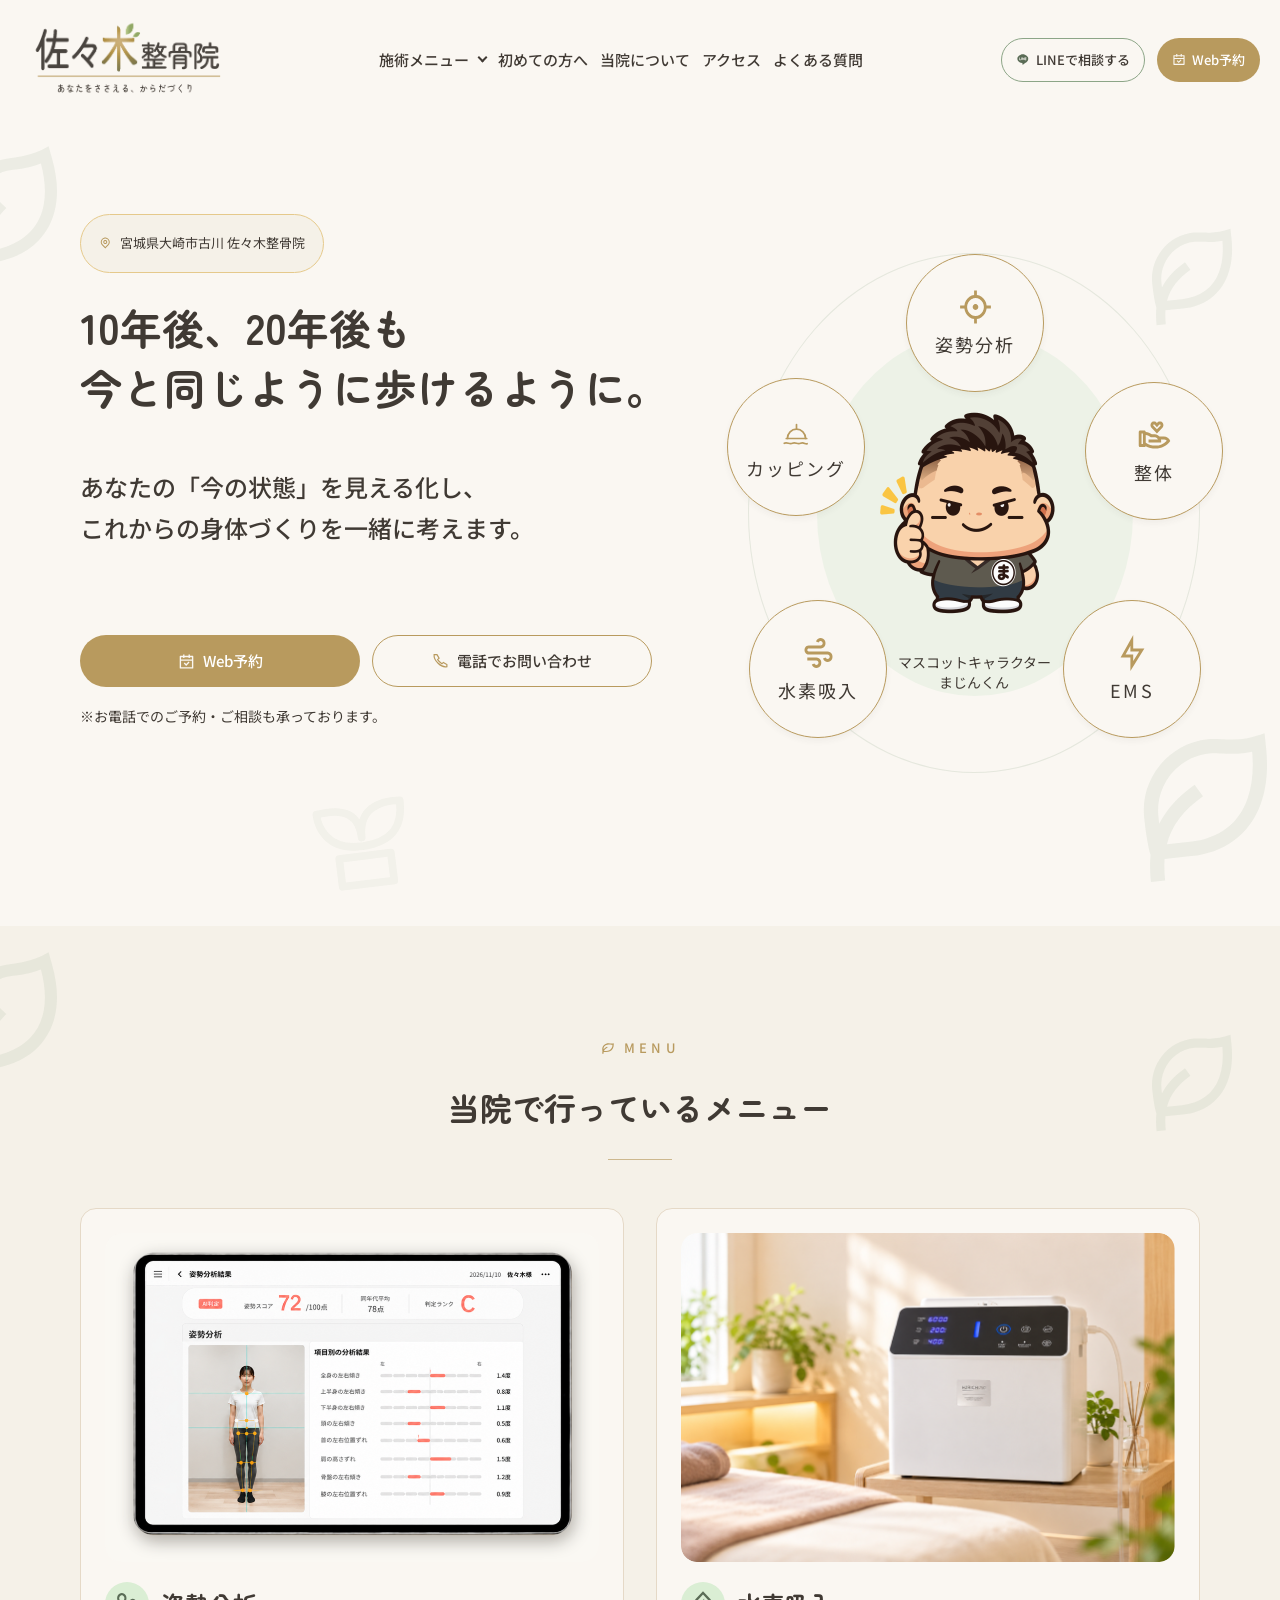
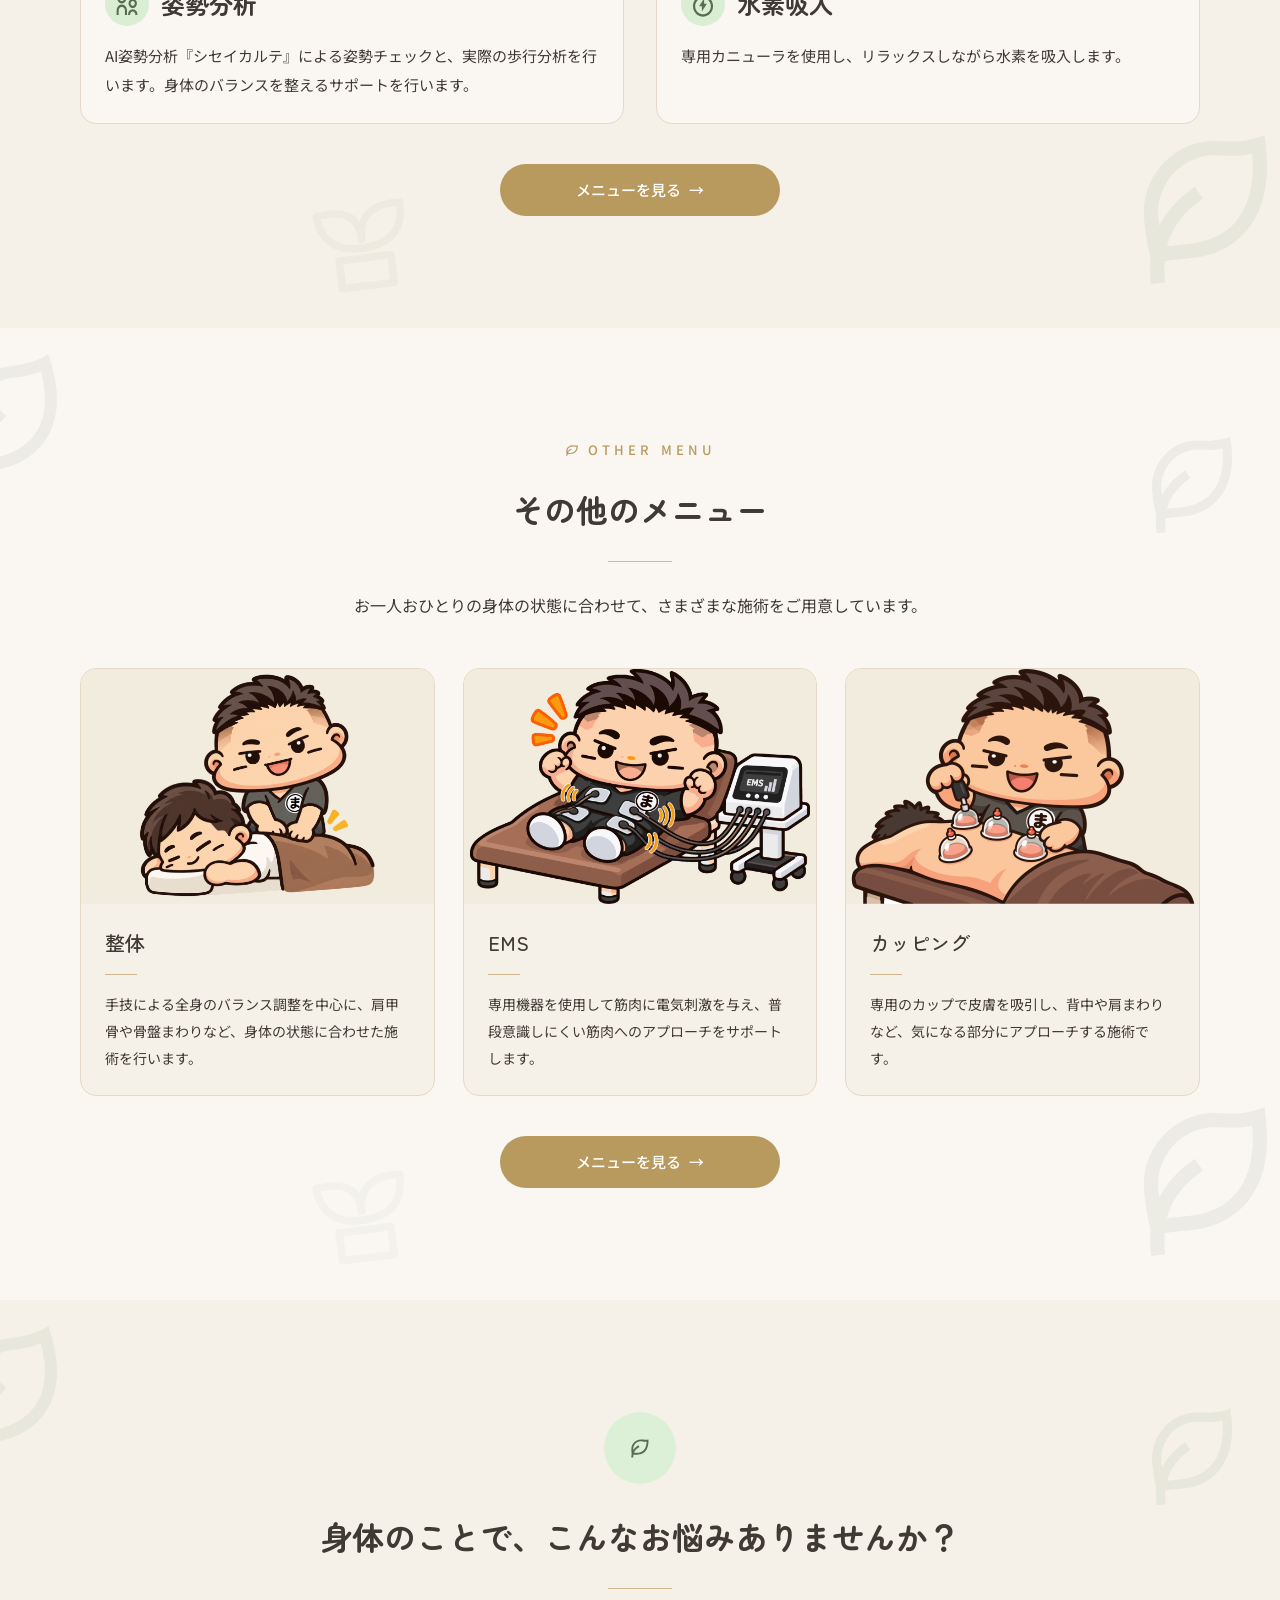
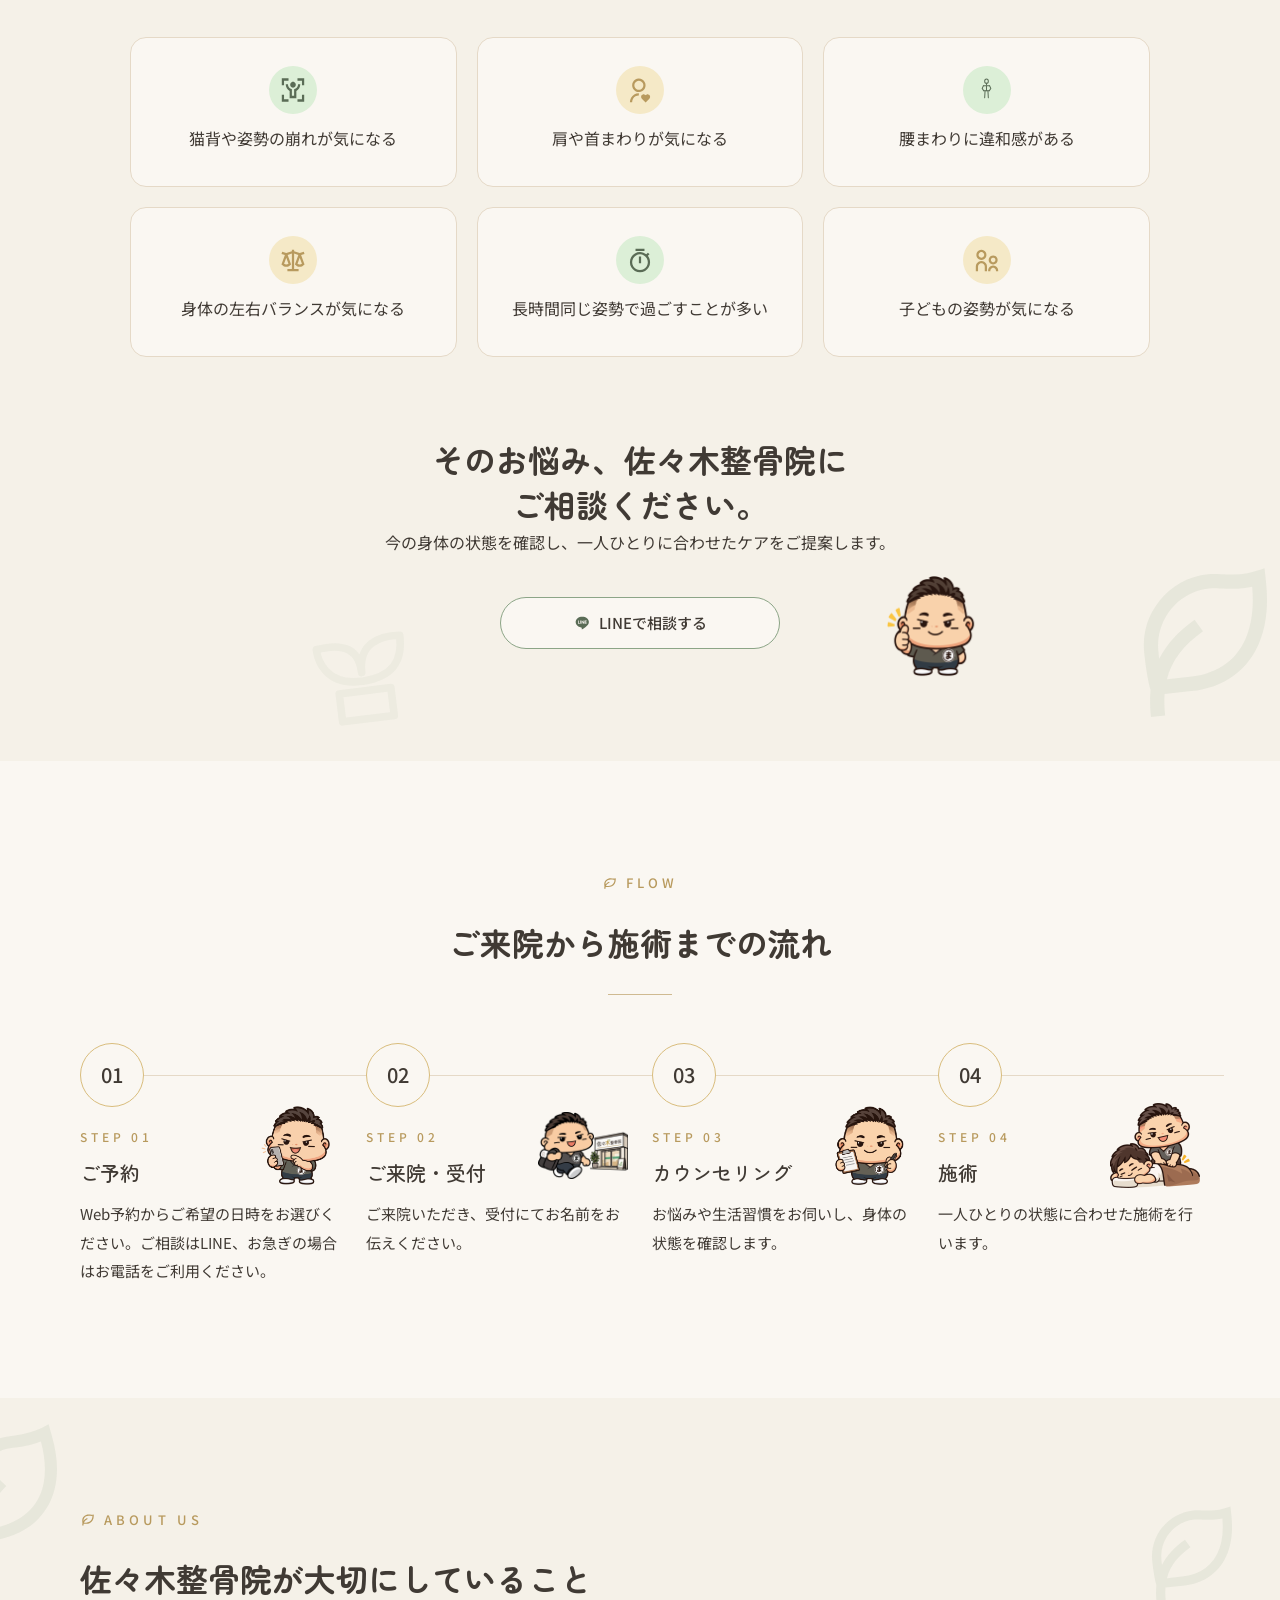
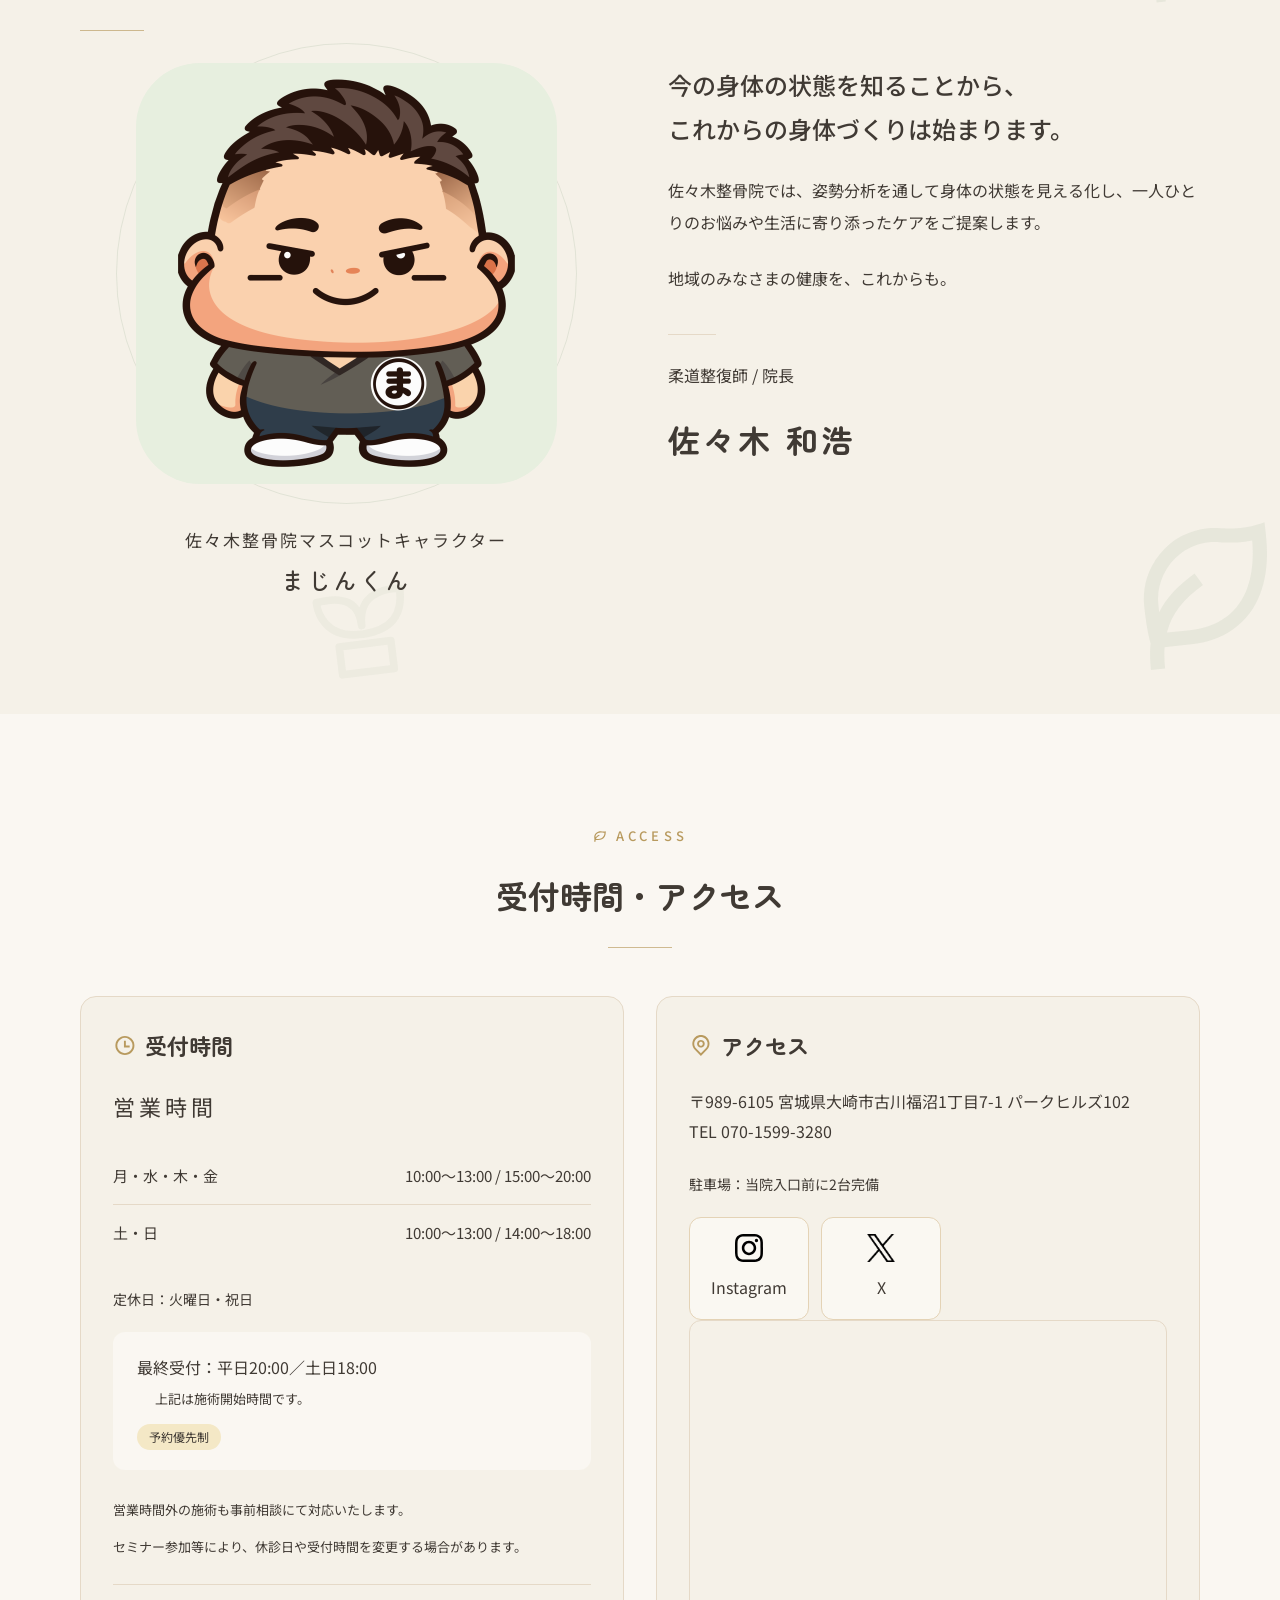
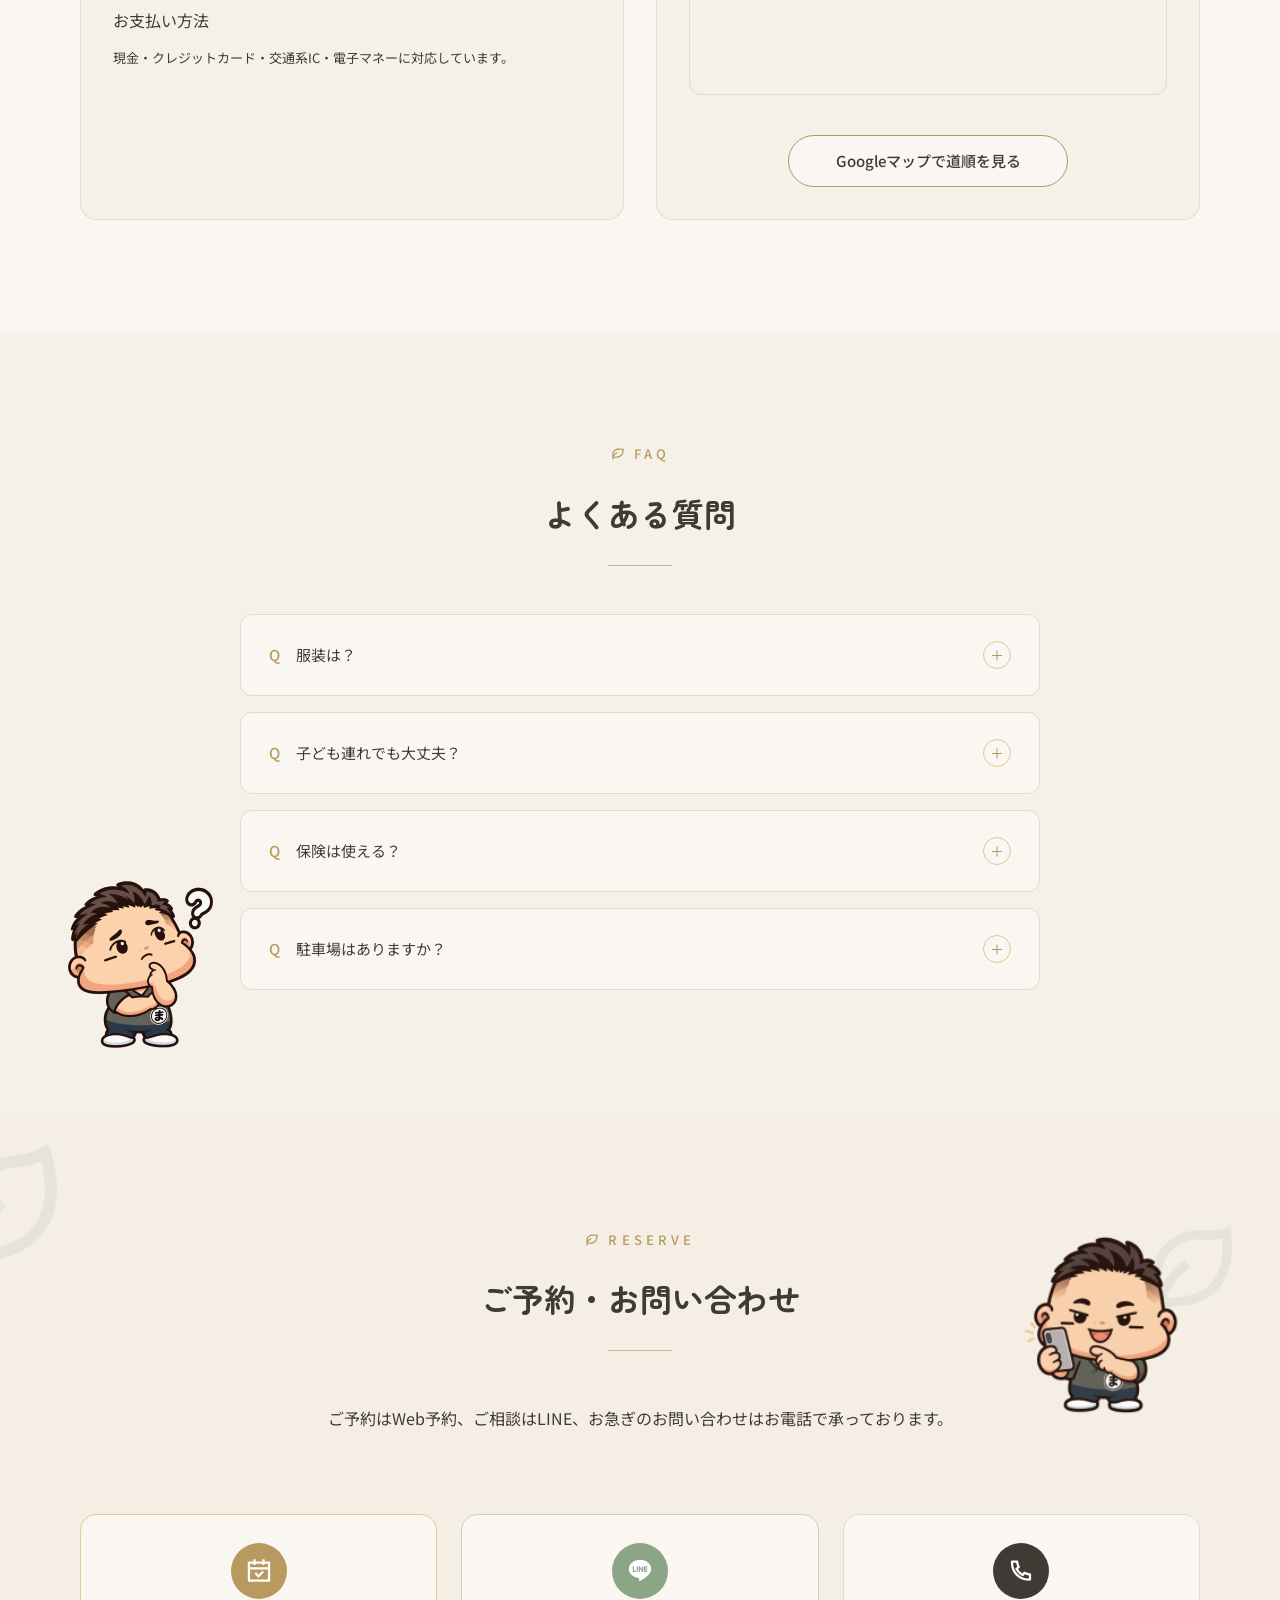
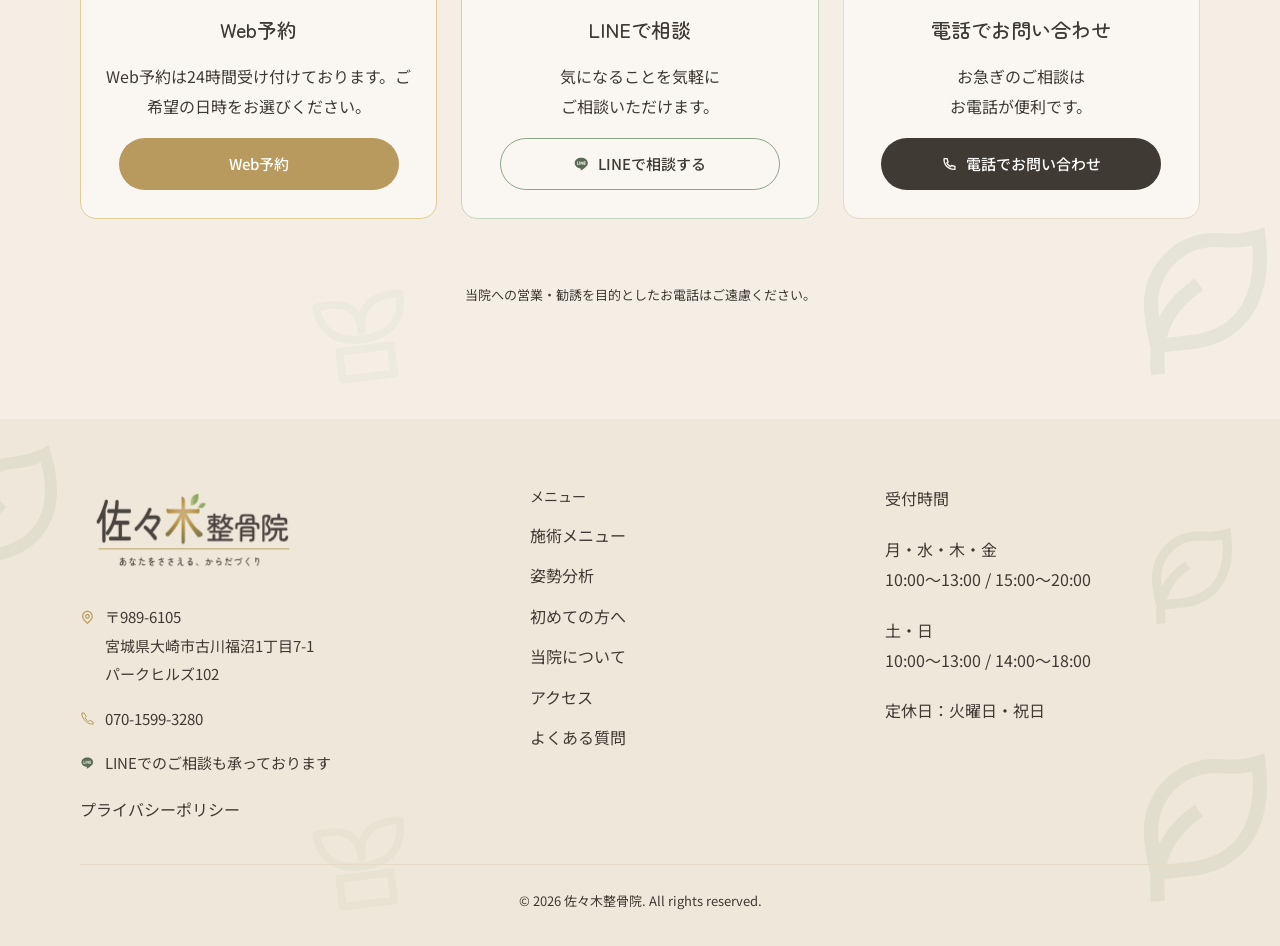
<file: index.html>
<!doctype html>
<html lang="ja">
<head>
  
  
  <!-- Microsoft Clarity: production HP only; disabled in previews. -->
  <script data-clarity-loader>
    (function () {
      const preview = false;
      if (preview || location.protocol !== 'https:' ||
          !['sasaki-seikotsuin-majin.jp', 'www.sasaki-seikotsuin-majin.jp'].includes(location.hostname) ||
          !/^\/(?:index\.html|first\.html|posture\.html|treatment\.html|hydrogen\.html)?$/.test(location.pathname) ||
          window.clarity ||
          document.querySelector('script[src*="clarity.ms/tag/"]')) return;
      (function(c,l,a,r,i,t,y){
        c[a]=c[a]||function(){(c[a].q=c[a].q||[]).push(arguments)};
        t=l.createElement(r);t.async=1;t.src="https://www.clarity.ms/tag/"+i;
        y=l.getElementsByTagName(r)[0];y.parentNode.insertBefore(t,y);
      })(window, document, "clarity", "script", "z3rdyp1rtb");
    })();
  </script>
  
  <meta charset="utf-8"><meta name="viewport" content="width=device-width, initial-scale=1">
    <!-- Site favicons -->
  <link rel="icon" type="image/png" sizes="96x96" href="/favicon-96x96.png">
  <link rel="icon" type="image/svg+xml" href="/favicon.svg">
  <link rel="shortcut icon" href="/favicon.ico">
  <link rel="apple-touch-icon" sizes="180x180" href="/apple-touch-icon.png">
  <link rel="manifest" href="/site.webmanifest">

  <link rel="canonical" href="https://sasaki-seikotsuin-majin.jp/">
  <title>佐々木整骨院｜宮城県大崎市古川</title>
  <meta name="description" content="宮城県大崎市古川の佐々木整骨院。姿勢分析、整体、EMS、水素吸入、カッピング。今の身体の状態を知ることから、これからの身体づくりを一緒に考えます。">
  
  <script>if(new URLSearchParams(location.search).get('export')==='1')document.documentElement.dataset.export='true';</script>
  <link rel="stylesheet" href="./assets/css/fonts.css">
  <link rel="stylesheet" href="./assets/css/tokens.css"><link rel="stylesheet" href="./assets/css/base.css"><link rel="stylesheet" href="./assets/css/components.css"><link rel="stylesheet" href="./assets/css/motion.css"><link rel="stylesheet" href="./assets/css/pages/top.css">
  <script type="module" src="./assets/js/main.js"></script>
</head>
<body class="page-top" data-clarity-mask="True">
  <a href="#main-content" class="skip-link">本文へ移動</a>
  <header class="site-header" data-header>
<div class="header-container">
  <a class="brand" href="./index.html" aria-label="佐々木整骨院 トップページ">

<img src="./images/site-footer__logo-image-d5512c13.png" alt="佐々木整骨院" class="" width="268" height="112" loading="eager" decoding="async">
</a>
  <nav class="desktop-nav" aria-label="メインナビゲーション" data-desktop-nav>
    <div class="dropdown-parent"><button class="nav-toggle" data-dropdown-toggle aria-expanded="false" aria-controls="desktop-dropdown">施術メニュー <span class="chevron" aria-hidden="true"></span></button>
    <div id="desktop-dropdown" class="desktop-dropdown" data-dropdown hidden><a href="./treatment.html">施術メニュー一覧</a><a href="./posture.html">姿勢分析</a><a href="./treatment.html#seitai">整体</a><a href="./treatment.html#ems">EMS</a><a href="./hydrogen.html">水素吸入</a><a href="./treatment.html#cupping">カッピング</a></div></div>
    <a href="./first.html">初めての方へ</a><a href="./index.html#about">当院について</a><a href="./index.html#access">アクセス</a><a href="./index.html#faq">よくある質問</a>
  </nav>
  <div class="header-actions">



<a class="button button--line" href="https://lin.ee/tBGermr" data-external="line" target="_blank" rel="noopener noreferrer"><img src="./images/icon-74-290.svg" class="icon " alt="" width="24" height="24">LINEで相談する<span class="sr-only">（新しいタブで開きます）</span></a>





<a class="button button--gold" href="https://kartie.jp/reserve/b808c520-d40a-11f1-b11e-e71fbdd4f46d" data-external="web" target="_blank" rel="noopener noreferrer"><img src="./images/icon-74-337.svg" class="icon " alt="" width="24" height="24">Web予約<span class="sr-only">（新しいタブで開きます）</span></a>

</div>
  <button class="menu-toggle" data-menu-toggle aria-expanded="false" aria-controls="mobile-menu" aria-label="メニューを開く"><span></span><span></span><span></span></button>
</div>
</header>
<div class="menu-overlay" data-menu-overlay hidden></div>
<div id="mobile-menu" class="mobile-menu" role="dialog" aria-modal="true" aria-label="サイトメニュー" tabindex="-1" data-mobile-menu hidden>
  <div class="mobile-menu__header"><a href="./index.html" aria-label="佐々木整骨院 トップページ">

<img src="./images/site-footer__logo-image-d5512c13.png" alt="佐々木整骨院" class="" width="192" height="80" loading="eager" decoding="async">
</a><button class="menu-close" data-menu-close aria-label="メニューを閉じる">×</button></div>
  <nav aria-label="スマートフォン用ナビゲーション"><button class="submenu-toggle" data-submenu-toggle aria-controls="mobile-submenu" aria-expanded="false">施術メニュー<span aria-hidden="true">＋</span></button><div id="mobile-submenu" class="mobile-submenu" hidden><a href="./treatment.html">施術メニュー一覧</a><a href="./posture.html">姿勢分析</a><a href="./treatment.html#seitai">整体</a><a href="./treatment.html#ems">EMS</a><a href="./hydrogen.html">水素吸入</a><a href="./treatment.html#cupping">カッピング</a></div><a class="mobile-nav-link" href="./first.html">初めての方へ</a><a class="mobile-nav-link" href="./index.html#about">当院について</a><a class="mobile-nav-link" href="./index.html#access">アクセス</a><a class="mobile-nav-link" href="./index.html#faq">よくある質問</a></nav>
  <p class="mobile-menu__label">ご予約・お問い合わせ</p><div class="mobile-menu__actions">



<a class="button button--gold" href="https://kartie.jp/reserve/b808c520-d40a-11f1-b11e-e71fbdd4f46d" data-external="web" target="_blank" rel="noopener noreferrer">Web予約<span class="sr-only">（新しいタブで開きます）</span></a>





<a class="button button--line" href="https://lin.ee/tBGermr" data-external="line" target="_blank" rel="noopener noreferrer"><img src="./images/icon-74-290.svg" class="icon " alt="" width="24" height="24">LINEで相談する<span class="sr-only">（新しいタブで開きます）</span></a>

<a class="button button--dark" href="tel:07015993280"><img src="./images/icon-74-372.svg" class="icon " alt="" width="24" height="24">電話でお問い合わせ</a></div>
</div>
<noscript><nav class="no-js-nav" aria-label="ページ一覧"><a href="./treatment.html">施術メニュー一覧</a><a href="./posture.html">姿勢分析</a><a href="./treatment.html#seitai">整体</a><a href="./treatment.html#ems">EMS</a><a href="./hydrogen.html">水素吸入</a><a href="./treatment.html#cupping">カッピング</a><a href="./first.html">初めての方へ</a><a href="./index.html#about">当院について</a><a href="./index.html#access">アクセス</a><a href="./index.html#faq">よくある質問</a></nav></noscript>

  <main id="main-content" tabindex="-1">

<section class="top-hero decorated" aria-labelledby="page-title"><div class="decorations" aria-hidden="true"><img class="leaf leaf--one" src="./images/icon-87-319.svg" alt=""><img class="leaf leaf--two" src="./images/icon-87-319.svg" alt=""><img class="leaf leaf--three" src="./images/icon-87-319.svg" alt=""><svg class="sprout" viewBox="0 0 100 120" fill="none"><path d="M48 74C14 74 10 49 10 40c28-4 39 6 39 26C49 40 68 34 88 36c0 25-12 37-39 38Zm-22 9h48v26H26z" stroke="currentColor" stroke-width="7" stroke-linejoin="round"/></svg></div><div class="hero-container">
<div class="hero-copy hero-intro"><p class="location-label"><img src="./images/icon-87-288.svg" class="icon " alt="" width="24" height="24">宮城県大崎市古川 佐々木整骨院</p><h1 id="page-title">10年後、20年後も
今と同じように歩けるように。</h1><p class="hero-description">あなたの「今の状態」を見える化し、
これからの身体づくりを一緒に考えます。</p></div>
<div class="hero-visual"><div class="menu-ring"><div class="hero-halo"></div><div class="menu-orbit menu-orbit--1" style="--delay:0s"><div class="menu-orbit__float"><a href="./posture.html"><img src="./images/icon-87-326.svg" class="icon " alt="" width="24" height="24"><span>姿勢分析</span></a></div></div><div class="menu-orbit menu-orbit--2" style="--delay:0.9s"><div class="menu-orbit__float"><a href="./treatment.html#seitai"><img src="./images/icon-87-331.svg" class="icon " alt="" width="24" height="24"><span>整体</span></a></div></div><div class="menu-orbit menu-orbit--3" style="--delay:1.8s"><div class="menu-orbit__float"><a href="./treatment.html#ems"><img src="./images/icon-87-336.svg" class="icon " alt="" width="24" height="24"><span>EMS</span></a></div></div><div class="menu-orbit menu-orbit--4" style="--delay:2.7s"><div class="menu-orbit__float"><a href="./hydrogen.html"><img src="./images/icon-87-341.svg" class="icon " alt="" width="24" height="24"><span>水素吸入</span></a></div></div><div class="menu-orbit menu-orbit--5" style="--delay:3.6s"><div class="menu-orbit__float"><a href="./treatment.html#cupping"><img src="./images/icon-87-346.svg" class="icon " alt="" width="24" height="24"><span>カッピング</span></a></div></div></div>

<img src="./images/majinkun_hero_thumbsup-cde52f91.png" alt="" class="hero-character" width="218" height="218" loading="eager" decoding="async">
<p class="hero-character-caption">マスコットキャラクター<br>まじんくん</p></div>
<div class="hero-cta hero-intro"><div class="actions">



<a class="button button--gold" href="https://kartie.jp/reserve/b808c520-d40a-11f1-b11e-e71fbdd4f46d" data-external="web" target="_blank" rel="noopener noreferrer"><img src="./images/icon-74-337.svg" class="icon " alt="" width="24" height="24">Web予約<span class="sr-only">（新しいタブで開きます）</span></a>

<a class="button button--outline" href="tel:07015993280"><svg class="icon phone-outline" aria-hidden="true" viewBox="0 0 24 24" fill="none" stroke="currentColor" stroke-width="1.7"><path d="m7 3 3 5-2 2c2 3 3 4 6 6l2-2 5 3v3c-8 2-19-9-18-17z"/></svg>電話でお問い合わせ</a></div><p class="hero-phone-note">※お電話でのご予約・ご相談も承っております。</p></div>
</div></section>


<section class="section top-menu section--beige decorated" id="menu" data-reveal><div class="decorations" aria-hidden="true"><img class="leaf leaf--one" src="./images/icon-87-319.svg" alt=""><img class="leaf leaf--two" src="./images/icon-87-319.svg" alt=""><img class="leaf leaf--three" src="./images/icon-87-319.svg" alt=""><svg class="sprout" viewBox="0 0 100 120" fill="none"><path d="M48 74C14 74 10 49 10 40c28-4 39 6 39 26C49 40 68 34 88 36c0 25-12 37-39 38Zm-22 9h48v26H26z" stroke="currentColor" stroke-width="7" stroke-linejoin="round"/></svg></div><div class="container">
<div class="section-heading center">
  <p class="eyebrow"><img src="./images/icon-87-364.svg" class="icon " alt="" width="24" height="24"> MENU</p>
  <h2>当院で行っているメニュー</h2><span class="heading-rule" aria-hidden="true"></span>
  
</div>
<div class="menu-cards"><a class="menu-card" href="./posture.html">

<img src="./images/menu-card__image-0005d74b.png" alt="姿勢分析" class="menu-card__photo" width="494" height="330" loading="lazy" decoding="async">
<h3><span class="round-icon"><img src="./images/icon-87-374.svg" class="icon " alt="" width="24" height="24"></span>姿勢分析</h3><p>AI姿勢分析『シセイカルテ』による姿勢チェックと、実際の歩行分析を行います。身体のバランスを整えるサポートを行います。</p></a><a class="menu-card" href="./hydrogen.html">

<img src="./images/menu-card__image--hydrogen-d3a3ce05.png" alt="水素吸入" class="menu-card__photo" width="494" height="330" loading="lazy" decoding="async">
<h3><span class="round-icon"><img src="./images/icon-87-385.svg" class="icon " alt="" width="24" height="24"></span>水素吸入</h3><p>専用カニューラを使用し、リラックスしながら水素を吸入します。</p></a></div><div class="section-bottom"><a class="button button--gold" href="./treatment.html">メニューを見る <span aria-hidden="true">→</span></a></div></div></section>





<section class="section other-menu decorated" data-reveal><div class="decorations" aria-hidden="true"><img class="leaf leaf--one" src="./images/icon-87-319.svg" alt=""><img class="leaf leaf--two" src="./images/icon-87-319.svg" alt=""><img class="leaf leaf--three" src="./images/icon-87-319.svg" alt=""><svg class="sprout" viewBox="0 0 100 120" fill="none"><path d="M48 74C14 74 10 49 10 40c28-4 39 6 39 26C49 40 68 34 88 36c0 25-12 37-39 38Zm-22 9h48v26H26z" stroke="currentColor" stroke-width="7" stroke-linejoin="round"/></svg></div><div class="container">
<div class="section-heading center">
  <p class="eyebrow"><img src="./images/icon-87-364.svg" class="icon " alt="" width="24" height="24"> OTHER MENU</p>
  <h2>その他のメニュー</h2><span class="heading-rule" aria-hidden="true"></span>
  <p class="section-lead">お一人おひとりの身体の状態に合わせて、さまざまな施術をご用意しています。</p>
</div>
<div class="card-grid"><a class="other-card" href="./treatment.html#seitai"><div class="other-card__image">

<img src="./images/majinkun_other-menu_treatment-8772f2e1.png" alt="" class="" width="630" height="576" loading="lazy" decoding="async">
</div><div class="other-card__copy"><h3>整体</h3><span class="heading-rule"></span><p>手技による全身のバランス調整を中心に、肩甲骨や骨盤まわりなど、身体の状態に合わせた施術を行います。</p></div></a><a class="other-card" href="./treatment.html#ems"><div class="other-card__image">

<img src="./images/majinkun_other-menu_ems-f6d6d370.png" alt="" class="" width="618" height="428" loading="lazy" decoding="async">
</div><div class="other-card__copy"><h3>EMS</h3><span class="heading-rule"></span><p>専用機器を使用して筋肉に電気刺激を与え、普段意識しにくい筋肉へのアプローチをサポートします。</p></div></a><a class="other-card" href="./treatment.html#cupping"><div class="other-card__image">

<img src="./images/majinkun_other-menu_cupping-7964bb1e.png" alt="" class="" width="704" height="470" loading="lazy" decoding="async">
</div><div class="other-card__copy"><h3>カッピング</h3><span class="heading-rule"></span><p>専用のカップで皮膚を吸引し、背中や肩まわりなど、気になる部分にアプローチする施術です。</p></div></a></div><div class="section-bottom"><a class="button button--gold" href="./treatment.html">メニューを見る <span aria-hidden="true">→</span></a></div></div></section>



<section class="section top-concerns section--beige decorated" data-reveal><div class="decorations" aria-hidden="true"><img class="leaf leaf--one" src="./images/icon-87-319.svg" alt=""><img class="leaf leaf--two" src="./images/icon-87-319.svg" alt=""><img class="leaf leaf--three" src="./images/icon-87-319.svg" alt=""><svg class="sprout" viewBox="0 0 100 120" fill="none"><path d="M48 74C14 74 10 49 10 40c28-4 39 6 39 26C49 40 68 34 88 36c0 25-12 37-39 38Zm-22 9h48v26H26z" stroke="currentColor" stroke-width="7" stroke-linejoin="round"/></svg></div><div class="container"><span class="title-icon"><img src="./images/icon-87-576.svg" class="icon " alt="" width="24" height="24"></span>
<div class="section-heading center">
  
  <h2>身体のことで、こんなお悩みありませんか？</h2><span class="heading-rule" aria-hidden="true"></span>
  
</div>
<ul class="concern-list"><li class="concern-item"><span class="round-icon"><img src="./images/icon-87-589.svg" class="icon " alt="" width="24" height="24"></span>猫背や姿勢の崩れが気になる</li><li class="concern-item"><span class="round-icon"><img src="./images/icon-87-596.svg" class="icon " alt="" width="24" height="24"></span>肩や首まわりが気になる</li><li class="concern-item"><span class="round-icon"><img src="./images/icon-87-602.svg" class="icon " alt="" width="24" height="24"></span>腰まわりに違和感がある</li><li class="concern-item"><span class="round-icon"><img src="./images/icon-87-617.svg" class="icon " alt="" width="24" height="24"></span>身体の左右バランスが気になる</li><li class="concern-item"><span class="round-icon"><img src="./images/icon-87-624.svg" class="icon " alt="" width="24" height="24"></span>長時間同じ姿勢で過ごすことが多い</li><li class="concern-item"><span class="round-icon"><img src="./images/icon-87-631.svg" class="icon " alt="" width="24" height="24"></span>子どもの姿勢が気になる</li></ul><div class="concern-outro"><h2><span class="text-phrase">そのお悩み、</span><span class="text-phrase">佐々木整骨院に</span><span class="text-phrase">ご相談ください。</span></h2><p>今の身体の状態を確認し、一人ひとりに合わせたケアをご提案します。</p><div class="concerns-cta">



<a class="button button--line" href="https://lin.ee/tBGermr" data-external="line" target="_blank" rel="noopener noreferrer"><img src="./images/icon-74-290.svg" class="icon " alt="" width="24" height="24">LINEで相談する<span class="sr-only">（新しいタブで開きます）</span></a>



<img src="./images/majinkun_hero_thumbsup-cde52f91.png" alt="" class="concern-mascot" width="108" height="108" loading="lazy" decoding="async">
</div></div></div></section>



<section class="section top-flow" data-reveal><div class="container">
<div class="section-heading center">
  <p class="eyebrow"><img src="./images/icon-87-364.svg" class="icon " alt="" width="24" height="24"> FLOW</p>
  <h2>ご来院から施術までの流れ</h2><span class="heading-rule" aria-hidden="true"></span>
  
</div>
<ol class="flow-grid flow-grid--top" style="--steps:4"><li><span class="step-number">01</span><p class="eyebrow">STEP 01</p><h3>ご予約</h3>

<img src="./images/majinkun_flow_phone-0f6075c5.png" alt="" class="flow-image" width="168" height="168" loading="lazy" decoding="async">
<p>Web予約からご希望の日時をお選びください。ご相談はLINE、お急ぎの場合はお電話をご利用ください。</p></li><li><span class="step-number">02</span><p class="eyebrow">STEP 02</p><h3>ご来院・受付</h3>

<img src="./images/majinkun_flow_visit-ef6ac5f1.png" alt="" class="flow-image" width="190" height="142" loading="lazy" decoding="async">
<p>ご来院いただき、受付にてお名前をお伝えください。</p></li><li><span class="step-number">03</span><p class="eyebrow">STEP 03</p><h3>カウンセリング</h3>

<img src="./images/majinkun_flow_karte-57c5397d.png" alt="" class="flow-image" width="166" height="166" loading="lazy" decoding="async">
<p>お悩みや生活習慣をお伺いし、身体の状態を確認します。</p></li><li><span class="step-number">04</span><p class="eyebrow">STEP 04</p><h3>施術</h3>

<img src="./images/majinkun_flow_treatment-ed11e7e8.png" alt="" class="flow-image" width="180" height="170" loading="lazy" decoding="async">
<p>一人ひとりの状態に合わせた施術を行います。</p></li></ol></div></section>



<section class="section about section--beige decorated" id="about" data-reveal><div class="decorations" aria-hidden="true"><img class="leaf leaf--one" src="./images/icon-87-319.svg" alt=""><img class="leaf leaf--two" src="./images/icon-87-319.svg" alt=""><img class="leaf leaf--three" src="./images/icon-87-319.svg" alt=""><svg class="sprout" viewBox="0 0 100 120" fill="none"><path d="M48 74C14 74 10 49 10 40c28-4 39 6 39 26C49 40 68 34 88 36c0 25-12 37-39 38Zm-22 9h48v26H26z" stroke="currentColor" stroke-width="7" stroke-linejoin="round"/></svg></div><div class="container">
<div class="section-heading left">
  <p class="eyebrow"><img src="./images/icon-87-364.svg" class="icon " alt="" width="24" height="24"> ABOUT US</p>
  <h2>佐々木整骨院が大切にしていること</h2><span class="heading-rule" aria-hidden="true"></span>
  
</div>
<div class="two-columns"><figure class="about-figure"><div class="about-mascot">

<img src="./images/majinkun_about_basic-e9d55742.png" alt="" class="" width="421" height="421" loading="lazy" decoding="async">
</div><figcaption>佐々木整骨院マスコットキャラクター<br><span>まじんくん</span></figcaption></figure><div class="copy"><p class="lead">今の身体の状態を知ることから、
これからの身体づくりは始まります。</p><p>佐々木整骨院では、姿勢分析を通して身体の状態を見える化し、一人ひとりのお悩みや生活に寄り添ったケアをご提案します。</p><p>地域のみなさまの健康を、これからも。</p><div class="director"><p>柔道整復師 / 院長</p><h3>佐々木 和浩</h3></div></div></div></div></section>



<section class="section access" id="access" data-reveal><div class="container">
<div class="section-heading center">
  <p class="eyebrow"><img src="./images/icon-87-364.svg" class="icon " alt="" width="24" height="24"> ACCESS</p>
  <h2>受付時間・アクセス</h2><span class="heading-rule" aria-hidden="true"></span>
  
</div>
<div class="access-grid"><article class="access-card"><h3><img src="./images/icon-87-790.svg" class="icon " alt="" width="24" height="24">受付時間</h3><p class="hours-label">営業時間</p><dl class="hours"><div><dt>月・水・木・金</dt><dd>10:00〜13:00 / 15:00〜20:00</dd></div><div><dt>土・日</dt><dd>10:00〜13:00 / 14:00〜18:00</dd></div></dl><p class="closed">定休日：火曜日・祝日</p><div class="last-reception"><p>最終受付：平日20:00／土日18:00</p><small>上記は施術開始時間です。</small><span class="priority">予約優先制</span></div><div class="notes"><p>営業時間外の施術も事前相談にて対応いたします。</p><p>セミナー参加等により、休診日や受付時間を変更する場合があります。</p></div><div class="payment"><p>お支払い方法</p><small>現金・クレジットカード・交通系IC・電子マネーに対応しています。</small></div></article><article class="access-card"><h3><img src="./images/icon-87-852.svg" class="icon " alt="" width="24" height="24">アクセス</h3><address>〒989-6105 宮城県大崎市古川福沼1丁目7-1 パークヒルズ102<br>TEL <a href="tel:07015993280">070-1599-3280</a></address><p class="parking">駐車場：当院入口前に2台完備</p><div class="access-social"><a href="https://www.instagram.com/sasakiseikotsuinmajin/"><img src="/images/posture-lp/instagram-glyph.svg" alt="" width="28" height="28"><span>Instagram</span></a><a href="https://x.com/sasakimajin"><img src="/images/posture-lp/x-logo.png" alt="" width="28" height="28"><span>X</span></a></div><iframe class="map-frame" src="https://www.google.com/maps/embed?pb=!1m18!1m12!1m3!1d3118.8140853382542!2d140.9723895!3d38.584128899999996!2m3!1f0!2f0!3f0!3m2!1i1024!2i768!4f13.1!3m3!1m2!1s0x5f8913259c5616df%3A0xccb74fc03984ee79!2z5L2Q44CF5pyo5pW06aqo6Zmi!5e0!3m2!1sja!2sjp!4v1791988123013!5m2!1sja!2sjp" title="佐々木整骨院の所在地" loading="lazy" referrerpolicy="no-referrer"></iframe><p class="section-bottom">



<a class="button button--outline" href="https://www.google.com/maps/dir/?api=1&amp;destination=%E4%BD%90%E3%80%85%E6%9C%A8%E6%95%B4%E9%AA%A8%E9%99%A2%20%E5%AE%AE%E5%9F%8E%E7%9C%8C%E5%A4%A7%E5%B4%8E%E5%B8%82%E5%8F%A4%E5%B7%9D%E7%A6%8F%E6%B2%BC1%E4%B8%81%E7%9B%AE7-1%20%E3%83%91%E3%83%BC%E3%82%AF%E3%83%92%E3%83%AB%E3%82%BA102&amp;destination_place_id=ChIJ3xZWnCUTiV8Ree6EOcBPt8w&amp;travelmode=driving" data-external="map" target="_blank" rel="noopener noreferrer">Googleマップで道順を見る<span class="sr-only">（新しいタブで開きます）</span></a>

</p></article></div></div></section>


<section class="faq-section faq-section--top" id="faq" data-reveal><div class="container">

<div class="section-heading center">
  <p class="eyebrow"><img src="./images/icon-87-364.svg" class="icon " alt="" width="24" height="24"> FAQ</p>
  <h2>よくある質問</h2><span class="heading-rule" aria-hidden="true"></span>
  
</div>

<div class="faq-layout"><div class="faq-grid"><details class="faq-item"><summary><span class="question-label" aria-hidden="true">Q</span><span>服装は？</span><span class="faq-mark" aria-hidden="true"></span></summary><div class="faq-answer"><span class="answer-label" aria-hidden="true">A</span><p>動きやすい服装でお越しください。お着替えのご用意もございます。女性専用のお着替えもご用意しております。</p></div></details><details class="faq-item"><summary><span class="question-label" aria-hidden="true">Q</span><span>子ども連れでも大丈夫？</span><span class="faq-mark" aria-hidden="true"></span></summary><div class="faq-answer"><span class="answer-label" aria-hidden="true">A</span><p>はい、お子さま連れでも安心してご来院いただけます。</p></div></details><details class="faq-item"><summary><span class="question-label" aria-hidden="true">Q</span><span>保険は使える？</span><span class="faq-mark" aria-hidden="true"></span></summary><div class="faq-answer"><span class="answer-label" aria-hidden="true">A</span><p>自費診療でのご案内になります。</p></div></details><details class="faq-item"><summary><span class="question-label" aria-hidden="true">Q</span><span>駐車場はありますか？</span><span class="faq-mark" aria-hidden="true"></span></summary><div class="faq-answer"><span class="answer-label" aria-hidden="true">A</span><p>当院入口前に2台分の駐車場をご用意しております。</p></div></details></div>


<img src="./images/majinkun_faq_thinking-6b832166.png" alt="" class="faq-mascot" width="120" height="120" loading="lazy" decoding="async">
</div>
</div></section>

<section class="reservation decorated" id="reservation" data-reveal>
<div class="decorations" aria-hidden="true"><img class="leaf leaf--one" src="./images/icon-87-319.svg" alt=""><img class="leaf leaf--two" src="./images/icon-87-319.svg" alt=""><img class="leaf leaf--three" src="./images/icon-87-319.svg" alt=""><svg class="sprout" viewBox="0 0 100 120" fill="none"><path d="M48 74C14 74 10 49 10 40c28-4 39 6 39 26C49 40 68 34 88 36c0 25-12 37-39 38Zm-22 9h48v26H26z" stroke="currentColor" stroke-width="7" stroke-linejoin="round"/></svg></div><div class="container">


<img src="./images/majinkun_flow_phone-0f6075c5.png" alt="" class="reservation-mascot" width="190" height="190" loading="lazy" decoding="async">


<div class="section-heading center">
  <p class="eyebrow"><img src="./images/icon-87-364.svg" class="icon " alt="" width="24" height="24"> RESERVE</p>
  <h2>ご予約・お問い合わせ</h2><span class="heading-rule" aria-hidden="true"></span>
  
</div>

<p class="reservation-intro">ご予約はWeb予約、ご相談はLINE、お急ぎのお問い合わせはお電話で承っております。</p>
<div class="reservation-grid">
 <article class="reservation-card reservation-card--web"><span class="round-icon"><img src="./images/icon-74-337.svg" class="icon " alt="" width="24" height="24"></span><h3>Web予約</h3><p>Web予約は24時間受け付けております。ご希望の日時をお選びください。</p>



<a class="button button--gold" href="https://kartie.jp/reserve/b808c520-d40a-11f1-b11e-e71fbdd4f46d" data-external="web" target="_blank" rel="noopener noreferrer">Web予約<span class="sr-only">（新しいタブで開きます）</span></a>

</article>
 <article class="reservation-card reservation-card--line"><span class="round-icon"><img src="./images/icon-74-354.svg" class="icon " alt="" width="24" height="24"></span><h3>LINEで相談</h3><p>気になることを気軽に<br>ご相談いただけます。</p>



<a class="button button--line" href="https://lin.ee/tBGermr" data-external="line" target="_blank" rel="noopener noreferrer"><img src="./images/icon-74-290.svg" class="icon " alt="" width="24" height="24">LINEで相談する<span class="sr-only">（新しいタブで開きます）</span></a>

</article>
 <article class="reservation-card reservation-card--phone"><span class="round-icon"><img src="./images/icon-74-372.svg" class="icon " alt="" width="24" height="24"></span><h3>電話でお問い合わせ</h3><p>お急ぎのご相談は<br>お電話が便利です。</p><a class="button button--dark" href="tel:07015993280"><img src="./images/icon-74-372.svg" class="icon " alt="" width="24" height="24">電話でお問い合わせ</a></article>
</div><p class="reservation-note">当院への営業・勧誘を目的としたお電話はご遠慮ください。</p>
</div></section>
</main>
  <footer class="site-footer decorated" data-site-footer><div class="decorations" aria-hidden="true"><img class="leaf leaf--one" src="./images/icon-87-319.svg" alt=""><img class="leaf leaf--two" src="./images/icon-87-319.svg" alt=""><img class="leaf leaf--three" src="./images/icon-87-319.svg" alt=""><svg class="sprout" viewBox="0 0 100 120" fill="none"><path d="M48 74C14 74 10 49 10 40c28-4 39 6 39 26C49 40 68 34 88 36c0 25-12 37-39 38Zm-22 9h48v26H26z" stroke="currentColor" stroke-width="7" stroke-linejoin="round"/></svg></div><div class="container"><div class="footer-grid">
<div class="footer-contact"><a href="./index.html">

<img src="./images/site-footer__logo-image-d5512c13.png" alt="佐々木整骨院" class="footer-logo" width="230" height="96" loading="lazy" decoding="async">
</a><address><p><img src="./images/icon-87-852.svg" class="icon " alt="" width="24" height="24"><span>〒989-6105<br>宮城県大崎市古川福沼1丁目7-1<br>パークヒルズ102</span></p><p><svg class="icon" aria-hidden="true" viewBox="0 0 24 24" fill="none" stroke="currentColor" stroke-width="1.6" stroke-linecap="round" stroke-linejoin="round"><path d="m7 3 3 5-2 2c2 3 3 4 6 6l2-2 5 3v3c-8 2-19-9-18-17z"/></svg><a href="tel:07015993280">070-1599-3280</a></p><p><img src="./images/icon-74-290.svg" class="icon " alt="" width="24" height="24"><span>LINEでのご相談も承っております</span></p></address></div>
<nav class="footer-nav" aria-label="フッターメニュー"><p>メニュー</p><a href="./treatment.html">施術メニュー</a><a href="./posture.html">姿勢分析</a><a href="./first.html">初めての方へ</a><a href="./index.html#about">当院について</a><a href="./index.html#access">アクセス</a><a href="./index.html#faq">よくある質問</a></nav>
<div class="footer-hours"><p>受付時間</p><p>月・水・木・金<br>10:00〜13:00 / 15:00〜20:00</p><p>土・日<br>10:00〜13:00 / 14:00〜18:00</p><p>定休日：火曜日・祝日</p></div>
</div><p><a href="./privacy.html">プライバシーポリシー</a></p><p class="copyright">© 2026 佐々木整骨院. <span class="text-phrase">All rights reserved.</span></p></div></footer>

</body></html>
</file>
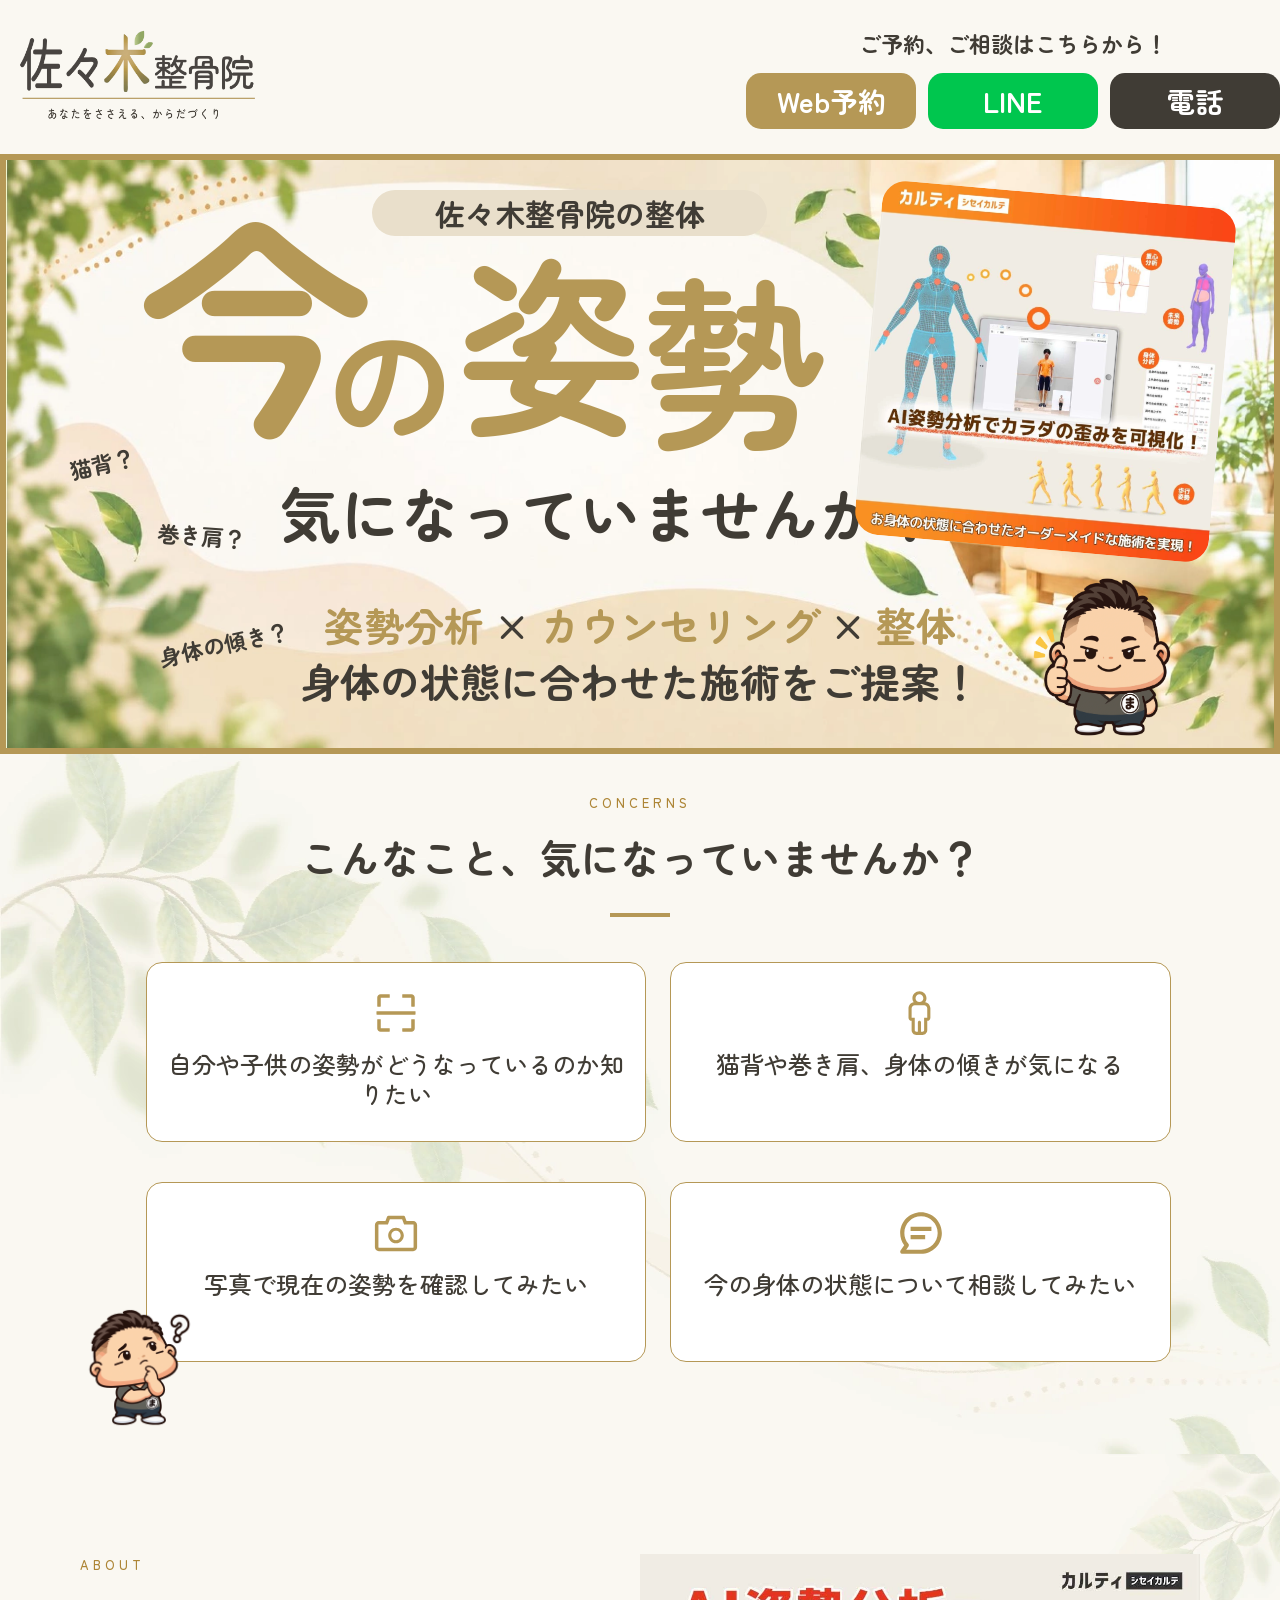
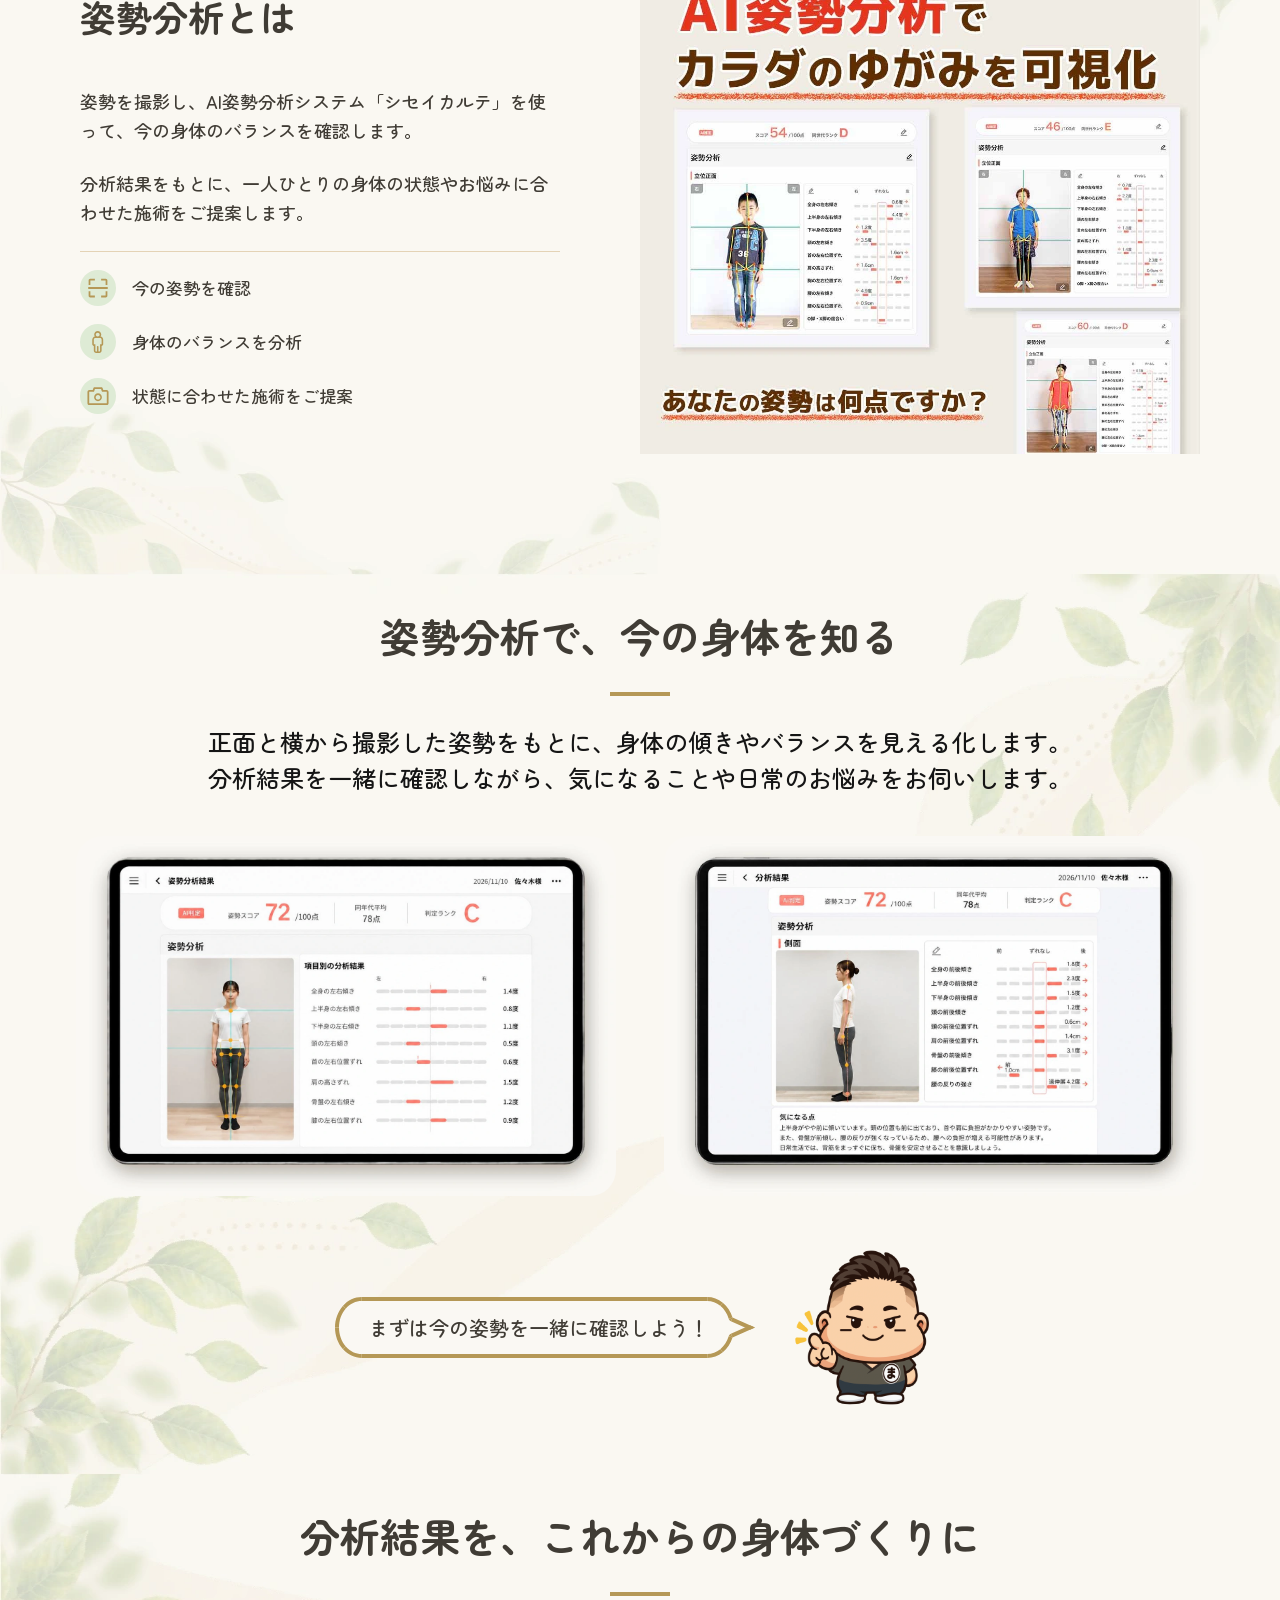
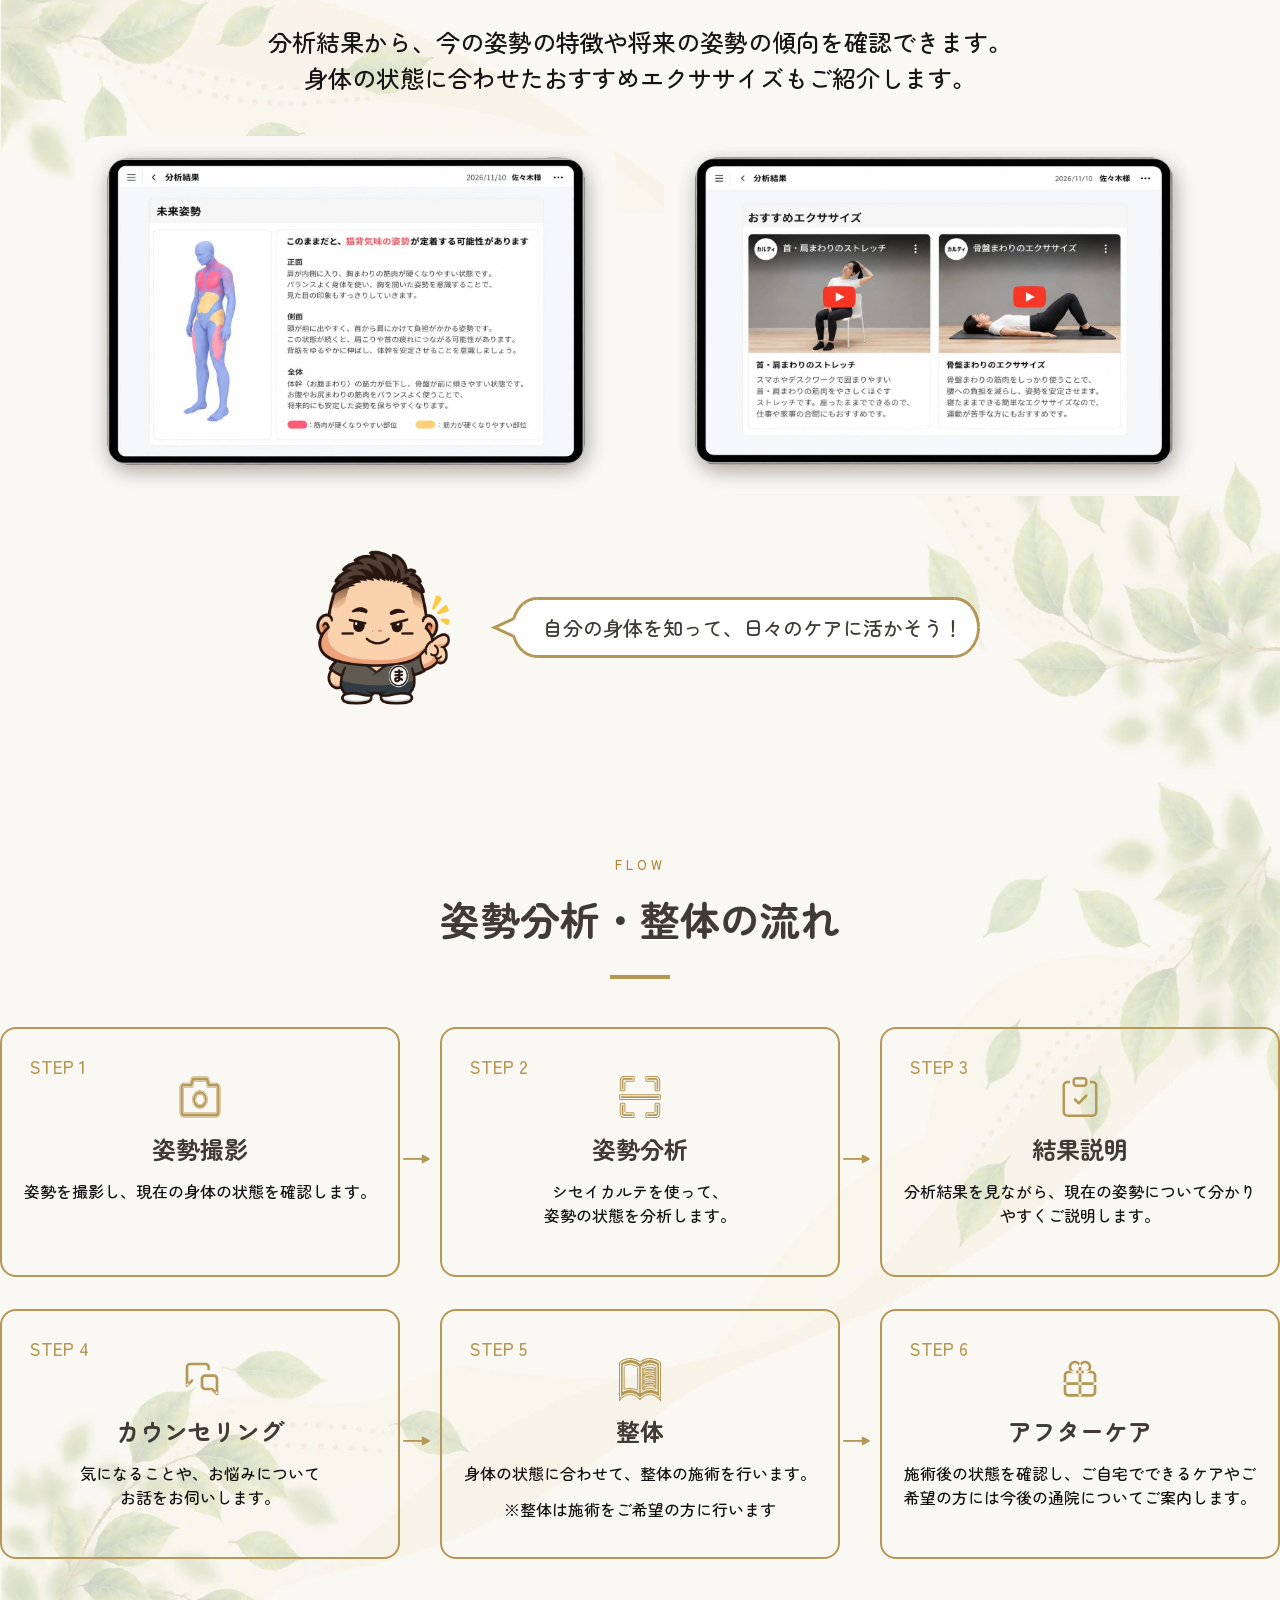
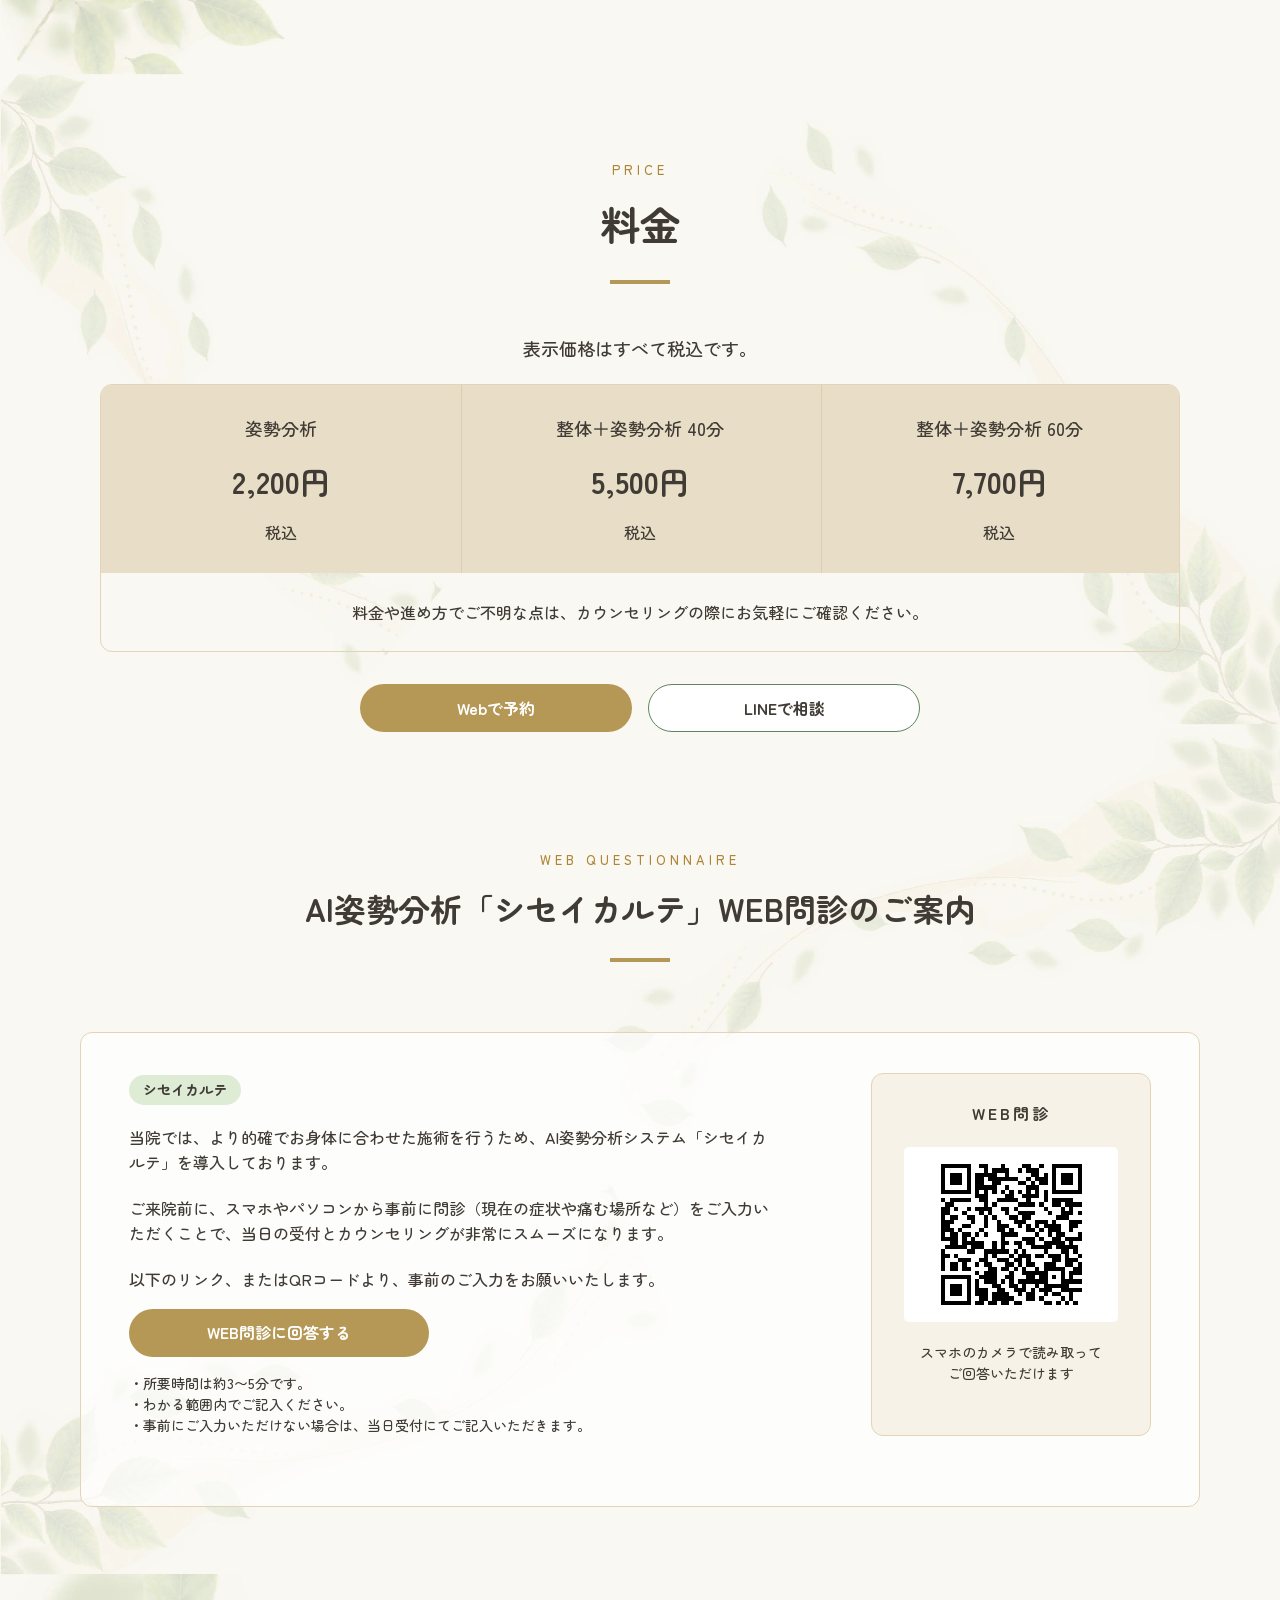
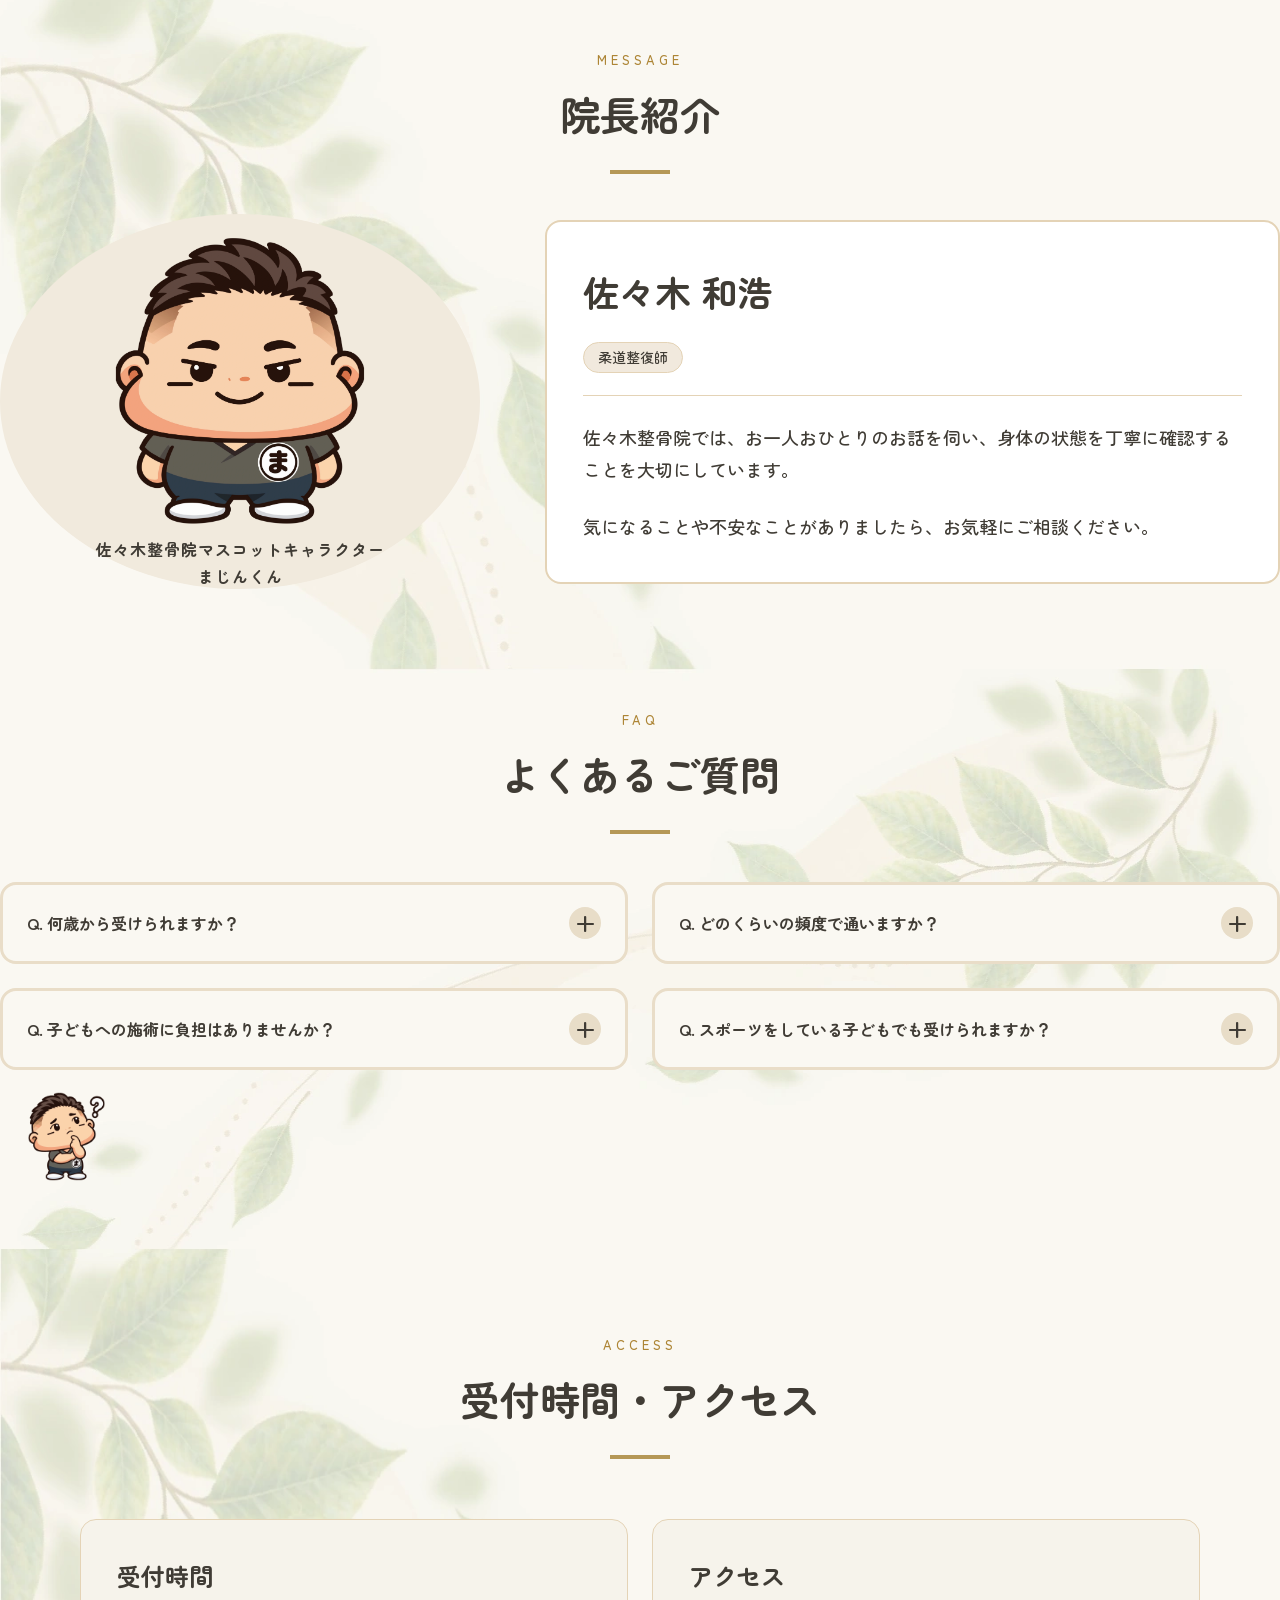
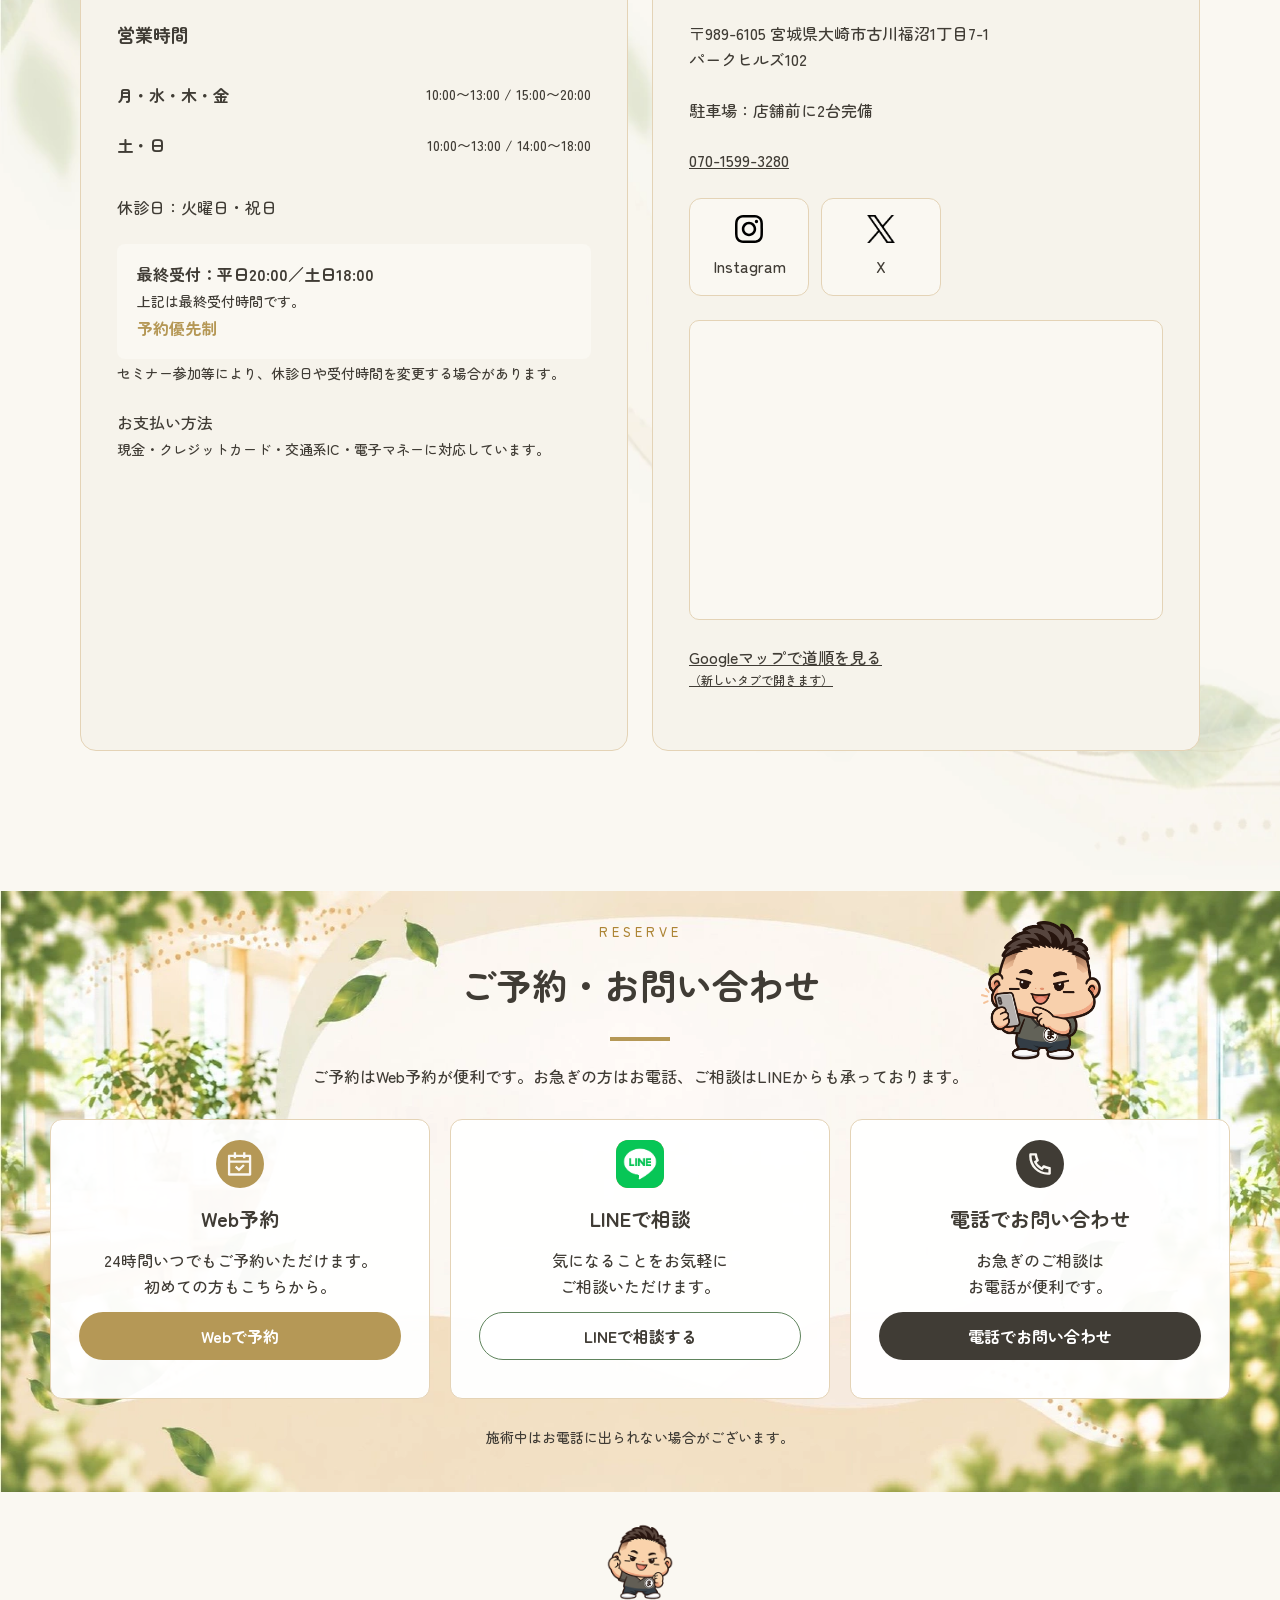
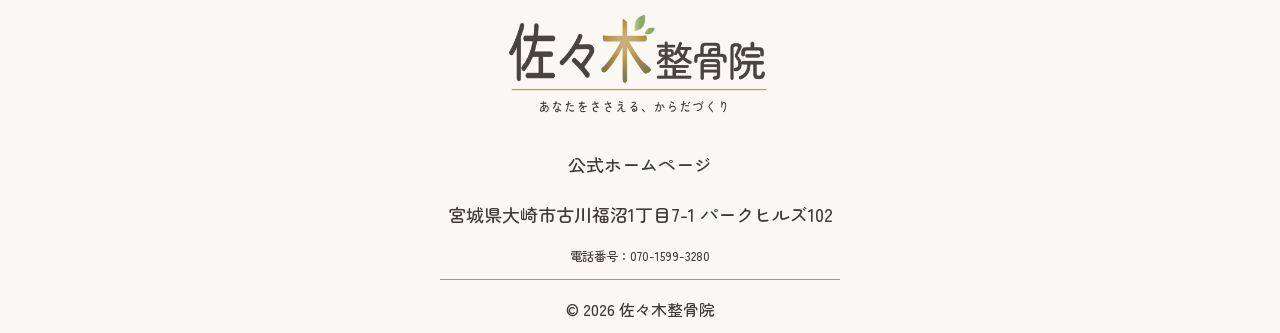
<file: lp/index.html>
<!doctype html><html lang="ja"><head>
    <!-- Google tag (gtag.js) -->
    <script async src="https://www.googletagmanager.com/gtag/js?id=G-R38P3J2NJJ"></script>
    <script>
      window.dataLayer = window.dataLayer || [];
      function gtag(){dataLayer.push(arguments);}
      gtag('js', new Date());

      gtag('config', 'G-R38P3J2NJJ');
    </script>
<meta charset="utf-8"><meta name="viewport" content="width=device-width,initial-scale=1"><title>姿勢分析・整体｜佐々木整骨院</title><link rel="canonical" href="https://sasaki-seikotsuin-majin.jp/lp/"><meta name="description" content="AI姿勢分析シセイカルテで今の身体のバランスを確認。佐々木整骨院の姿勢分析・整体のご案内。"><link rel="stylesheet" href="/assets/css/fonts.css"><link rel="stylesheet" href="/assets/css/pages/posture-lp.css"><link rel="stylesheet" href="/assets/css/pages/posture-lp-backgrounds.css"></head><body>
<header class="lp-header"><a href="/index.html" aria-label="佐々木整骨院 公式ホームページ"><img class="" src="/images/posture-lp/logo.webp" alt="佐々木整骨院 あなたをさえる、からだづくり"></a><div><p>ご予約、ご相談はこちらから！</p><nav aria-label="ご予約・相談"><a class="header-web" href="https://kartie.jp/reserve/b808c520-d40a-11f1-b11e-e71fbdd4f46d">Web予約</a><a class="header-line" href="https://lin.ee/tBGermr">LINE</a><a class="header-tel" href="tel:07015993280">電話</a></nav></div></header>
<main><section class="hero"><div class="hero-inner"><p class="hero-label">佐々木整骨院の整体</p><h1 aria-label="今の姿勢"><span class="now">今</span><span class="no">の</span><span class="shi">姿</span><span class="sei">勢</span></h1><p class="hero-question">気になっていませんか？</p><div class="hero-concerns"><span>猫背？</span><span>巻き肩？</span><span>身体の傾き？</span></div><img class="hero-analysis" src="/images/posture-lp/hero-analysis.webp" alt="AI姿勢分析でカラダの歪みを可視化！"><div class="hero-lead"><p><strong>姿勢分析</strong> × <strong>カウンセリング</strong> × <strong>整体</strong></p><p>身体の状態に合わせた施術をご提案！</p></div><img class="hero-mascot" src="/images/posture-lp/hero-mascot.webp" alt=""></div></section>
<section class="concerns leaf-section"><div class="heading"><span>CONCERNS</span><h2>こんなこと、<br class="sp">気になっていませんか？</h2></div><div class="concern-grid"><article><span class="concern-icon"><img src="/images/posture-lp/scan.svg" alt=""></span><h3>自分や子供の姿勢がどう<br class="sp">なっているのか知りたい</h3></article><article><span class="concern-icon"><img src="/images/posture-lp/person.svg" alt=""></span><h3>猫背や巻き肩、<br class="sp">身体の傾きが気になる</h3></article><article><span class="concern-icon"><img src="/images/posture-lp/camera.svg" alt=""></span><h3>写真で現在の姿勢を<br class="sp">確認してみたい</h3></article><article><span class="concern-icon"><img src="/images/posture-lp/chat.svg" alt=""></span><h3>今の身体の状態について<br class="sp">相談してみたい</h3></article></div><img class="concern-mascot" src="/images/posture-lp/thinking.webp" alt=""></section>
<section class="about leaf-section"><div class="about-copy"><div class="heading"><span>ABOUT</span><h2>姿勢分析とは</h2></div><p>姿勢を撮影し、AI姿勢分析システム「シセイカルテ」を使って、今の身体のバランスを確認します。</p><p>分析結果をもとに、一人ひとりの身体の状態やお悩みに合わせた施術をご提案します。</p><ul><li>今の姿勢を確認</li><li>身体のバランスを分析</li><li>状態に合わせた施術をご提案</li></ul></div><img class="about-image" src="/images/posture-lp/about-analysis.webp" alt="AI姿勢分析でカラダのゆがみを可視化。あなたの姿勢は何点ですか？"></section>
<section class="analysis leaf-section"><div class="heading"><span></span><h2>姿勢分析で、<br class="sp">今の身体を知る</h2></div><p class="analysis-lead">正面と横から撮影した姿勢をもとに、身体の傾きやバランスを見える化します。<br class="pc">分析結果を一緒に確認しながら、気になることや日常のお悩みをお伺いします。</p><div class="tablets"><img class="" src="/images/posture-lp/front.webp" alt="正面から撮影した姿勢の分析結果"><img class="" src="/images/posture-lp/side.webp" alt="横から撮影した姿勢の分析結果"></div><div class="speech"><p>まずは今の姿勢を一緒に確認しよう！</p><img class="" src="/images/posture-lp/point.webp" alt=""></div></section>
<section class="analysis future leaf-section"><div class="heading"><span></span><h2>分析結果を、<br class="sp">これからの身体づくりに</h2></div><p class="analysis-lead">分析結果から、今の姿勢の特徴や将来の姿勢の傾向を確認できます。<br class="pc">身体の状態に合わせたおすすめエクササイズもご紹介します。</p><div class="tablets"><img class="" src="/images/posture-lp/future.webp" alt="将来の姿勢の傾向を確認する未来姿勢の分析結果"><img class="" src="/images/posture-lp/exercise.webp" alt="身体の状態に合わせたおすすめエクササイズの紹介"></div><div class="speech"><p>自分の身体を知って、日々のケアに活かそう！</p><img class="" src="/images/posture-lp/cheer.webp" alt=""></div></section>
<section class="flow leaf-section"><div class="heading"><span>FLOW</span><h2>姿勢分析・整体の流れ</h2></div><div class="flow-grid">

<article><span class="step-number">STEP 1</span><span class="step-icon" aria-hidden="true"><img src="/images/posture-lp/flow-camera.svg" alt=""></span><h3>姿勢撮影</h3><p>姿勢を撮影し、現在の身体の状態を確認します。</p></article><article><span class="step-number">STEP 2</span><span class="step-icon" aria-hidden="true"><img src="/images/posture-lp/flow-scan.svg" alt=""></span><h3>姿勢分析</h3><p>シセイカルテを使って、<br>姿勢の状態を分析します。</p></article><article><span class="step-number">STEP 3</span><span class="step-icon" aria-hidden="true"><img src="/images/posture-lp/clipboard.svg" alt=""></span><h3>結果説明</h3><p>分析結果を見ながら、現在の姿勢について分かりやすくご説明します。</p></article><article><span class="step-number">STEP 4</span><span class="step-icon" aria-hidden="true"><img src="/images/posture-lp/conversation.svg" alt=""></span><h3>カウンセリング</h3><p>気になることや、お悩みについて<br>お話をお伺いします。</p></article><article><span class="step-number">STEP 5</span><span class="step-icon" aria-hidden="true"><img src="/images/posture-lp/book.svg" alt=""></span><h3>整体</h3><p>身体の状態に合わせて、整体の施術を行います。</p><p class="step-note">※整体は施術をご希望の方に行います</p></article><article><span class="step-number">STEP 6</span><span class="step-icon" aria-hidden="true"><img src="/images/posture-lp/gift.svg" alt=""></span><h3>アフターケア</h3><p>施術後の状態を確認し、ご自宅でできるケアやご希望の方には今後の通院についてご案内します。</p></article></div></section>
<section class="price leaf-section"><div class="heading"><span>PRICE</span><h2>料金</h2></div><p>表示価格はすべて税込です。</p><div class="prices"><div class="price-grid"><article><h3>姿勢分析</h3><strong>2,200円</strong><p>税込</p></article><article><h3>整体＋姿勢分析 40分</h3><strong>5,500円</strong><p>税込</p></article><article><h3>整体＋姿勢分析 60分</h3><strong>7,700円</strong><p>税込</p></article></div><p class="price-note">料金や進め方でご不明な点は、カウンセリングの際にお気軽にご確認ください。</p></div><div class="actions"><a class="button" href="https://kartie.jp/reserve/b808c520-d40a-11f1-b11e-e71fbdd4f46d">Webで予約</a><a class="button line-button" href="https://lin.ee/tBGermr">LINEで相談</a></div></section>
<section class="questionnaire leaf-section"><div class="heading"><span>WEB QUESTIONNAIRE</span><h2>AI姿勢分析「シセイカルテ」<br class="sp">WEB問診のご案内</h2></div><div class="questionnaire-card"><div><span class="badge pc">シセイカルテ</span><p>当院では、より的確でお身体に合わせた施術を行うため、AI姿勢分析システム「シセイカルテ」を導入しております。</p><p>ご来院前に、スマホやパソコンから事前に問診（現在の症状や痛む場所など）をご入力いただくことで、当日の受付とカウンセリングが非常にスムーズになります。</p><p class="pc">以下のリンク、またはQRコードより、事前のご入力をお願いいたします。</p><p class="sp">以下のボタンより、事前のご入力をお願いいたします。</p><a class="button" href="https://kartie.jp/inquiry/b808c520-d40a-11f1-b11e-e71fbdd4f46d">WEB問診に回答する</a><small>・所要時間は約3〜5分です。<br>・わかる範囲内でご記入ください。<br>・事前にご入力いただけない場合は、当日受付にてご記入いただきます。</small></div><aside class="qr pc"><h3>WEB問診</h3><div><img src="/images/posture-lp/kartie-inquiry-qr.svg" alt="WEB問診のQRコード" width="175" height="175"></div><small>スマホのカメラで読み取って<br>ご回答いただけます</small></aside></div></section>
<section class="message leaf-section"><div class="heading"><span>MESSAGE</span><h2>院長紹介</h2></div><div class="message-grid"><figure><img class="" src="/images/posture-lp/mascot.webp" alt="佐々木整骨院マスコットキャラクター まじんくん"><figcaption>佐々木整骨院マスコットキャラクター<br>まじんくん</figcaption></figure><article><h3>佐々木 和浩</h3><span class="badge">柔道整復師</span><div><p>佐々木整骨院では、お一人おひとりのお話を伺い、身体の状態を丁寧に確認することを大切にしています。</p><p>気になることや不安なことがありましたら、お気軽にご相談ください。</p></div></article></div></section>
<section class="faq leaf-section"><div class="heading"><span>FAQ</span><h2>よくあるご質問</h2></div><div class="faq-grid"><details><summary><span>Q. 何歳から受けられますか？</span><span class="toggle" aria-hidden="true"></span></summary><div class="answer"><span>A.</span><p>姿勢分析は何歳からでも可能です。当院は小学校入学前からお子さまの姿勢を見ています。</p></div></details><details><summary><span>Q. どのくらいの頻度で通いますか？</span><span class="toggle" aria-hidden="true"></span></summary><div class="answer"><span>A.</span><p>身体の状態は一人ひとり異なるため、一概にはお伝えできませんが、まずは今の状態をご本人・保護者の方に共有し、ご希望の方に通い方について一緒に考えていきます。</p></div></details><details><summary><span>Q. 子どもへの施術に負担はありませんか？</span><span class="toggle" aria-hidden="true"></span></summary><div class="answer"><span>A.</span><p>身体の状態を確認しながら施術を行います。無理のない範囲で対応します。</p></div></details><details><summary><span>Q. スポーツをしている子どもでも受けられますか？</span><span class="toggle" aria-hidden="true"></span></summary><div class="answer"><span>A.</span><p>はい、対応しています。姿勢分析を活用して身体の使い方を確認し、スポーツに活かせるアドバイスをします。</p></div></details></div><img class="faq-mascot pc" src="/images/posture-lp/thinking.webp" alt=""></section>
<section class="access leaf-section"><div class="heading"><span>ACCESS</span><h2>受付時間・アクセス</h2></div><div class="access-grid"><article><h3>受付時間</h3><h4 class="pc">営業時間</h4><dl><div><dt>月・水・木・金</dt><dd>10:00〜13:00 / 15:00〜20:00</dd></div><div><dt>土・日</dt><dd>10:00〜13:00 / 14:00〜18:00</dd></div></dl><p class="closed">休診日：火曜日・祝日</p><p class="last-reception"><b>最終受付：平日20:00／土日18:00</b><small>上記は最終受付時間です。</small><b>予約優先制</b></p><small>セミナー参加等により、休診日や受付時間を変更する場合があります。</small><p>お支払い方法<br><small>現金・クレジットカード・交通系IC・電子マネーに対応しています。</small></p></article><article><h3>アクセス</h3><p>〒989-6105 宮城県大崎市古川福沼1丁目7-1<br>パークヒルズ102</p><p>駐車場：店舗前に2台完備</p><p><a href="tel:07015993280">070-1599-3280</a></p><div class="access-social"><a href="https://www.instagram.com/sasakiseikotsuinmajin/"><img src="/images/posture-lp/instagram-glyph.svg" alt="" width="28" height="28"><span>Instagram</span></a><a href="https://x.com/sasakimajin"><img src="/images/posture-lp/x-logo.png" alt="" width="28" height="28"><span>X</span></a></div><div class="map-placeholder"><iframe src="https://www.google.com/maps/embed?pb=!1m18!1m12!1m3!1d3118.8140853382542!2d140.9723895!3d38.584128899999996!2m3!1f0!2f0!3f0!3m2!1i1024!2i768!4f13.1!3m3!1m2!1s0x5f8913259c5616df%3A0xccb74fc03984ee79!2z5L2Q44CF5pyo5pW06aqo6Zmi!5e0!3m2!1sja!2sjp!4v1791988123013!5m2!1sja!2sjp" title="Google Maps" loading="lazy" allowfullscreen referrerpolicy="no-referrer-when-downgrade"></iframe></div><p class="map-directions"><a href="https://www.google.com/maps/dir/?api=1&amp;destination=%E4%BD%90%E3%80%85%E6%9C%A8%E6%95%B4%E9%AA%A8%E9%99%A2%20%E5%AE%AE%E5%9F%8E%E7%9C%8C%E5%A4%A7%E5%B4%8E%E5%B8%82%E5%8F%A4%E5%B7%9D%E7%A6%8F%E6%B2%BC1%E4%B8%81%E7%9B%AE7-1%20%E3%83%91%E3%83%BC%E3%82%AF%E3%83%92%E3%83%AB%E3%82%BA102&amp;destination_place_id=ChIJ3xZWnCUTiV8Ree6EOcBPt8w&amp;travelmode=driving" target="_blank" rel="noopener noreferrer">Googleマップで道順を見る<span class="map-directions-note">（新しいタブで開きます）</span></a></p></article></div></section>
<section class="reserve" id="reserve"><div class="heading"><span>RESERVE</span><h2>ご予約・お問い合わせ</h2></div><img class="reserve-mascot" src="/images/posture-lp/majinkun_cta.png" alt=""><p>ご予約はWeb予約が便利です。お急ぎの方はお電話、ご相談はLINEからも承っております。</p><div class="reserve-grid"><article><span class="reserve-icon"><img src="/images/icon-74-296.svg" alt=""></span><h3>Web予約</h3><p>24時間いつでもご予約いただけます。<br class="pc">初めての方もこちらから。</p><a class="button" href="https://kartie.jp/reserve/b808c520-d40a-11f1-b11e-e71fbdd4f46d">Webで予約</a></article><article><img class="reserve-icon" src="/images/posture-lp/line.webp" alt=""><h3>LINEで相談</h3><p>気になることをお気軽に<br class="pc">ご相談いただけます。</p><a class="button line-button" href="https://lin.ee/tBGermr">LINEで相談する</a></article><article><span class="reserve-icon phone-icon"><img src="/images/icon-74-372.svg" alt=""></span><h3>電話でお問い合わせ</h3><p>お急ぎのご相談は<br class="pc">お電話が便利です。</p><a class="button tel-button" href="tel:07015993280">電話でお問い合わせ</a></article></div><small>施術中はお電話に出られない場合がございます。</small></section></main>
<footer><img class="footer-mascot" src="/images/posture-lp/majinkun_footer.png" alt=""><a class="footer-home" href="/index.html" aria-label="佐々木整骨院 公式ホームページ"><img class="footer-logo" src="/images/posture-lp/logo.webp" alt="佐々木整骨院 あなたをさえる、からだづくり"></a><p><a href="/index.html">公式ホームページ</a></p><address>宮城県大崎市古川福沼1丁目7-1<span class="pc"> </span><br class="sp">パークヒルズ102</address><small>電話番号：<a href="tel:07015993280">070-1599-3280</a></small><p class="copyright">© 2026 佐々木整骨院</p></footer></body></html>
</file>
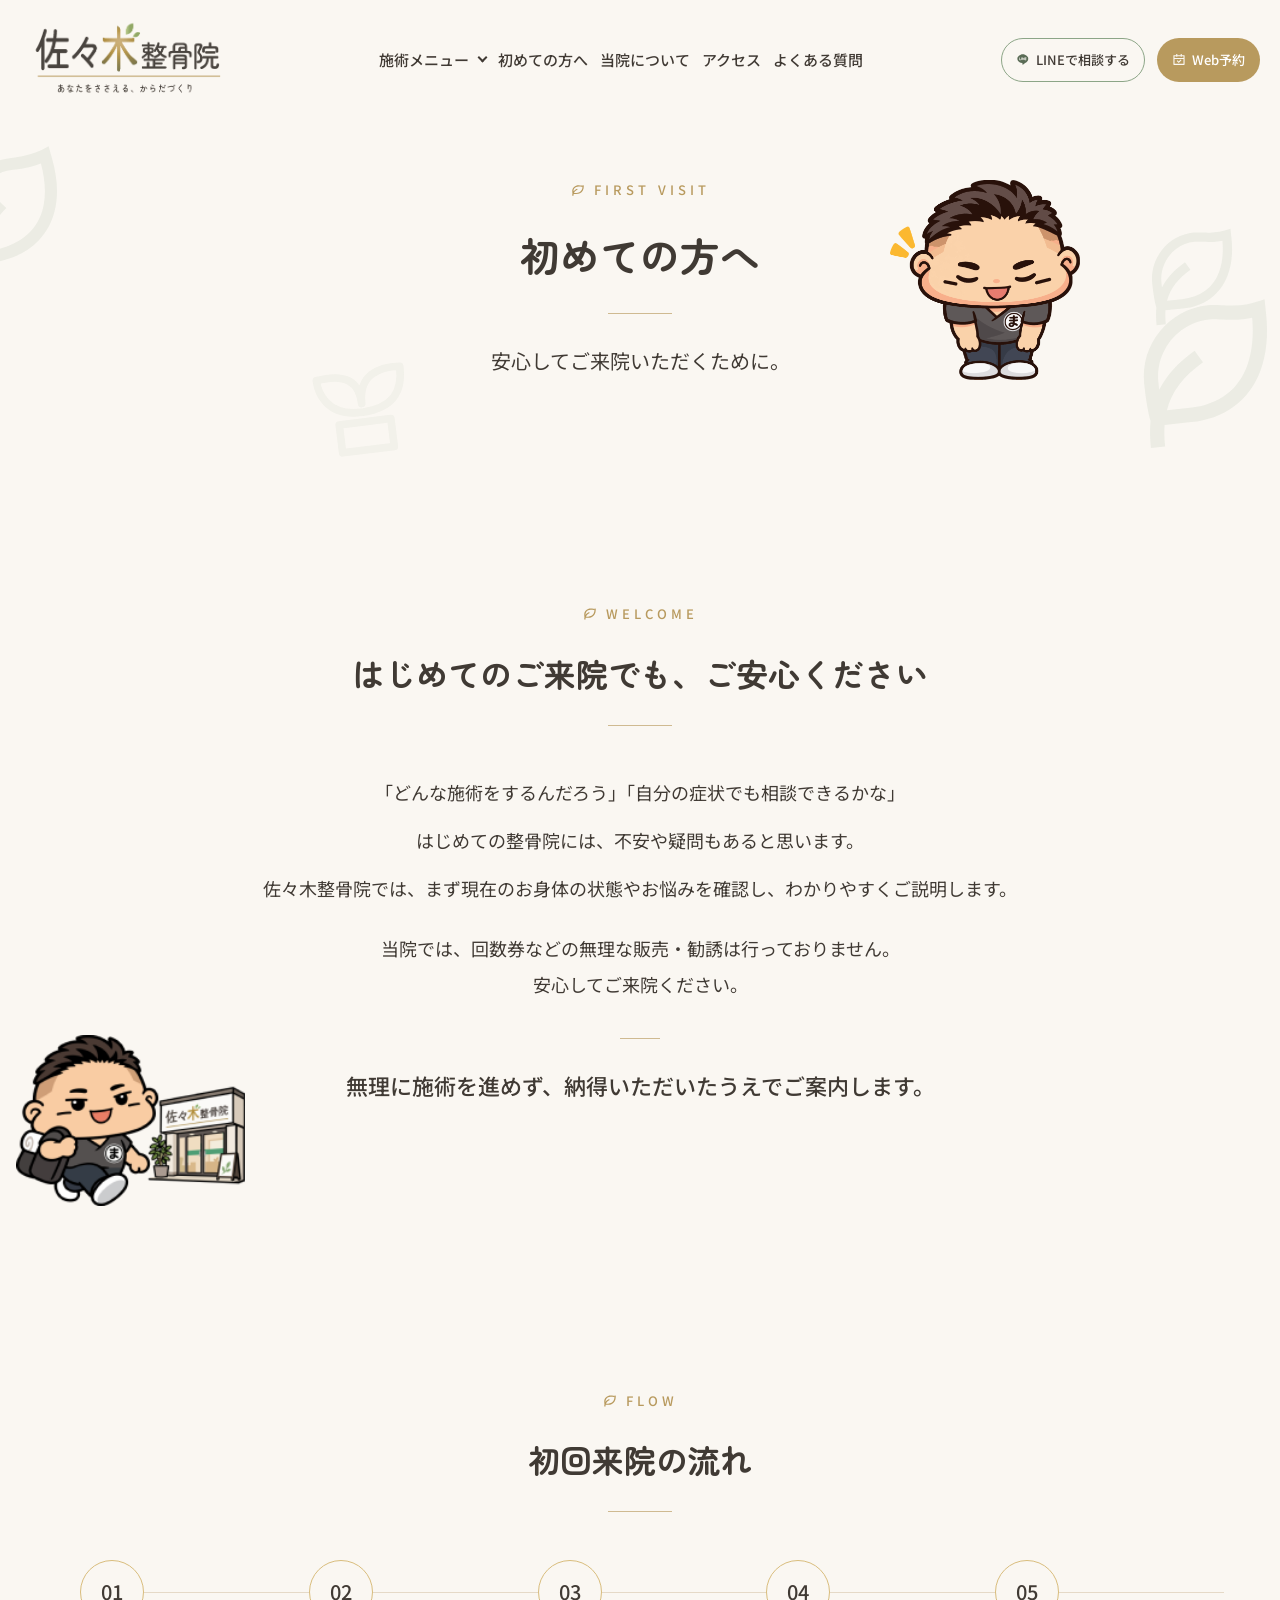
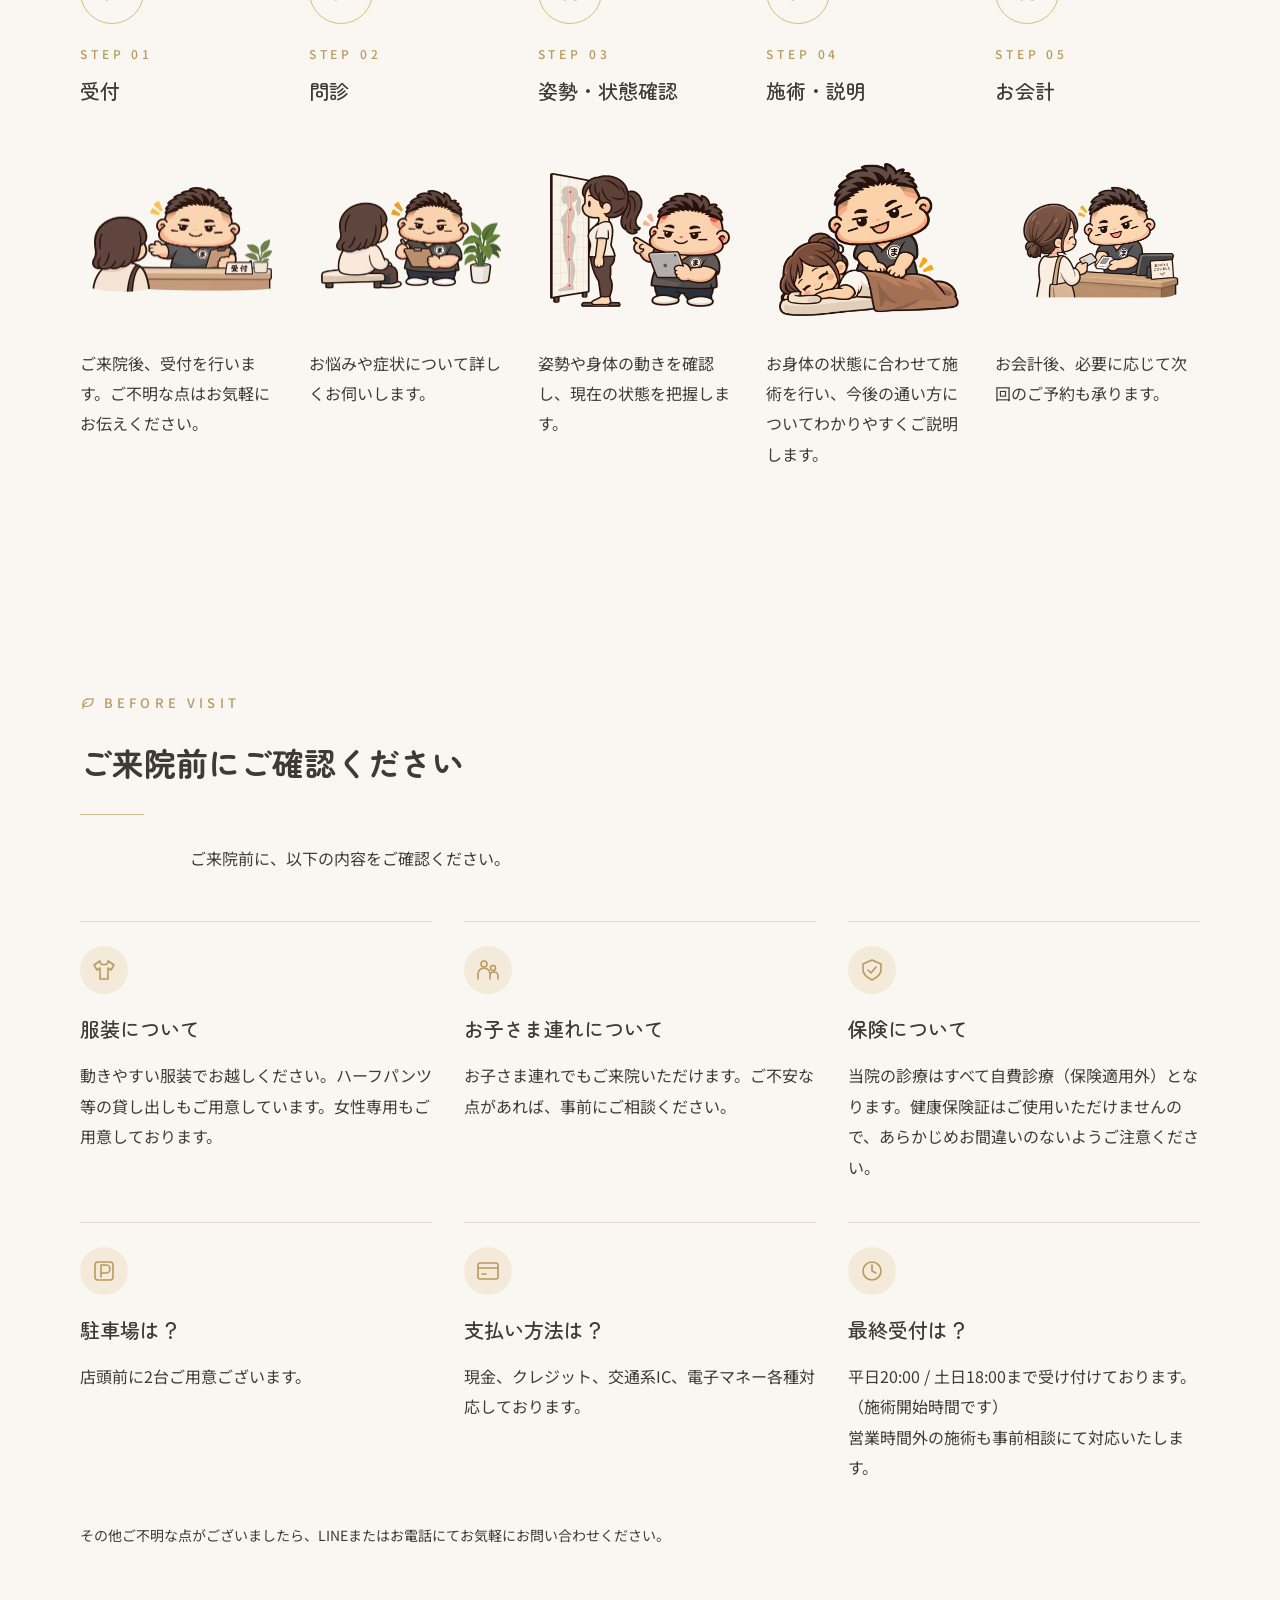
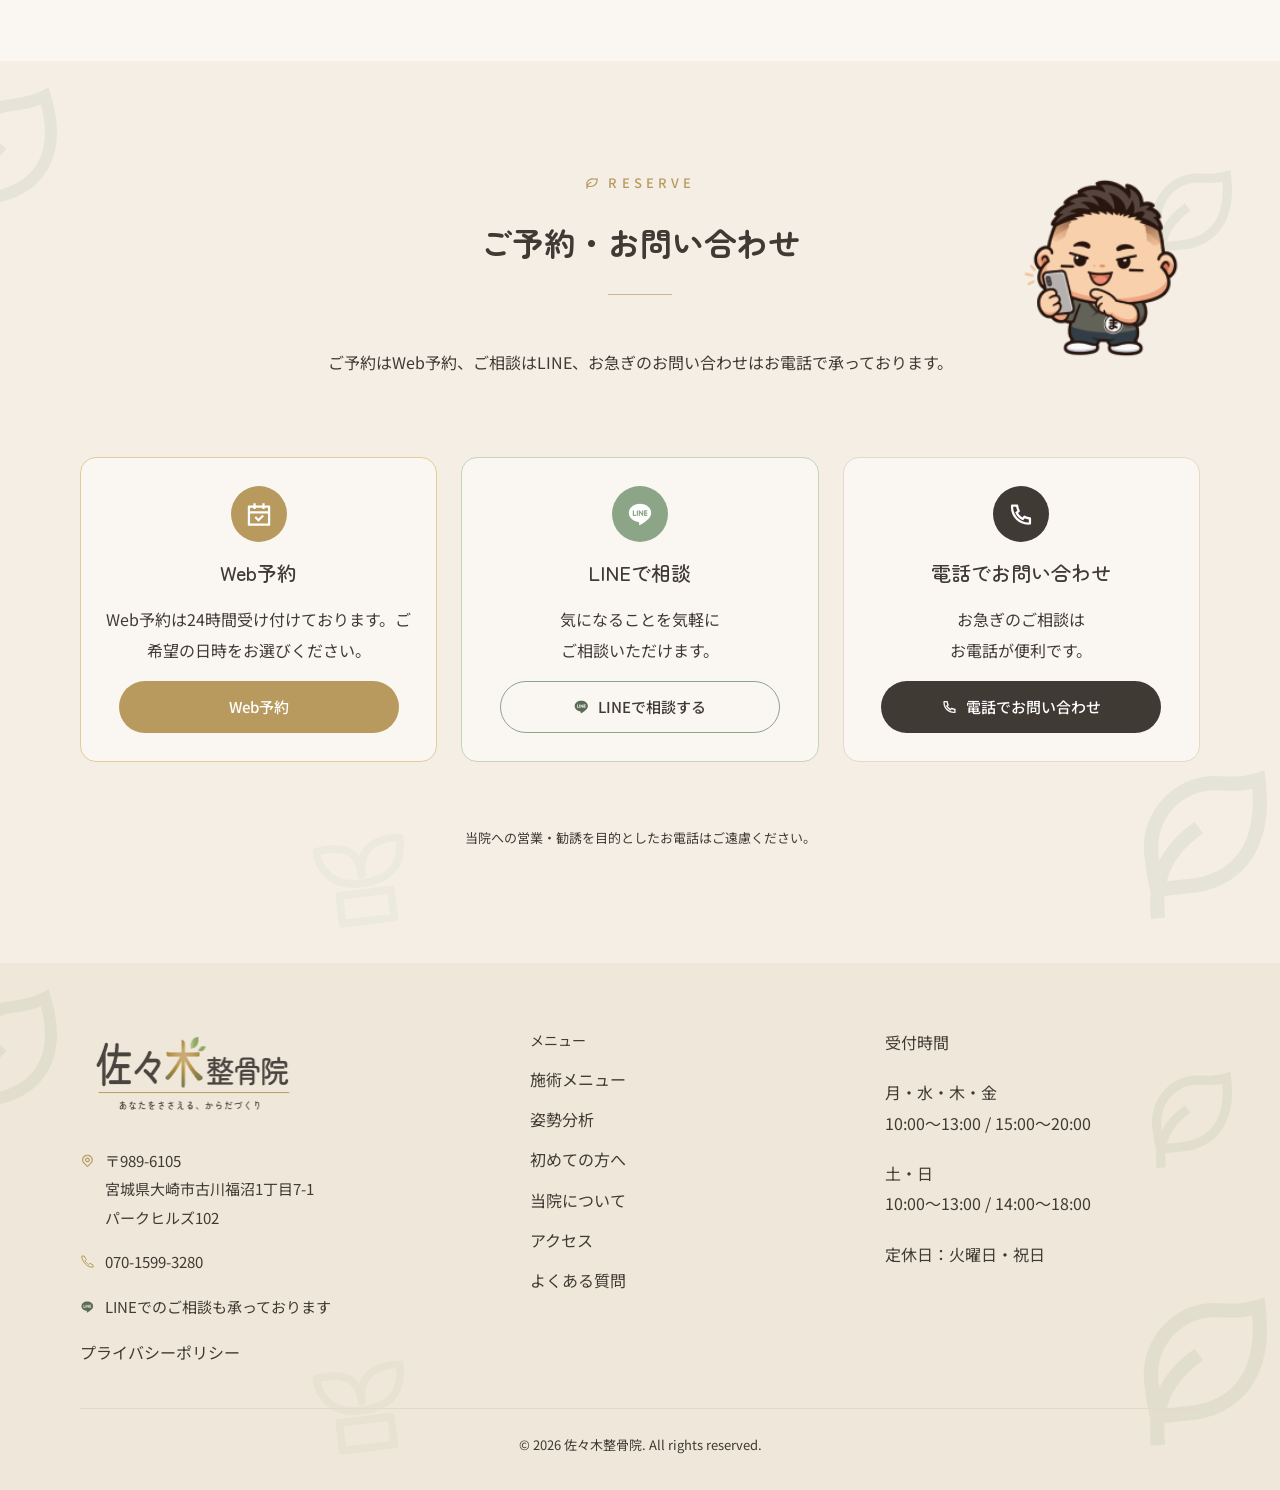
<file: first.html>
<!doctype html>
<html lang="ja">
<head>
  
  
  <!-- Microsoft Clarity: production HP only; disabled in previews. -->
  <script data-clarity-loader>
    (function () {
      const preview = false;
      if (preview || location.protocol !== 'https:' ||
          !['sasaki-seikotsuin-majin.jp', 'www.sasaki-seikotsuin-majin.jp'].includes(location.hostname) ||
          !/^\/(?:index\.html|first\.html|posture\.html|treatment\.html|hydrogen\.html)?$/.test(location.pathname) ||
          window.clarity ||
          document.querySelector('script[src*="clarity.ms/tag/"]')) return;
      (function(c,l,a,r,i,t,y){
        c[a]=c[a]||function(){(c[a].q=c[a].q||[]).push(arguments)};
        t=l.createElement(r);t.async=1;t.src="https://www.clarity.ms/tag/"+i;
        y=l.getElementsByTagName(r)[0];y.parentNode.insertBefore(t,y);
      })(window, document, "clarity", "script", "z3rdyp1rtb");
    })();
  </script>
  
  <meta charset="utf-8"><meta name="viewport" content="width=device-width, initial-scale=1">
    <!-- Site favicons -->
  <link rel="icon" type="image/png" sizes="96x96" href="/favicon-96x96.png">
  <link rel="icon" type="image/svg+xml" href="/favicon.svg">
  <link rel="shortcut icon" href="/favicon.ico">
  <link rel="apple-touch-icon" sizes="180x180" href="/apple-touch-icon.png">
  <link rel="manifest" href="/site.webmanifest">

  <link rel="canonical" href="https://sasaki-seikotsuin-majin.jp/first.html">
  <title>初めての方へ｜佐々木整骨院</title>
  <meta name="description" content="佐々木整骨院の初回来院の流れ、WEB問診、服装やお支払い方法など、ご来院前のご案内。">
  
  <script>if(new URLSearchParams(location.search).get('export')==='1')document.documentElement.dataset.export='true';</script>
  <link rel="stylesheet" href="./assets/css/fonts.css">
  <link rel="stylesheet" href="./assets/css/tokens.css"><link rel="stylesheet" href="./assets/css/base.css"><link rel="stylesheet" href="./assets/css/components.css"><link rel="stylesheet" href="./assets/css/motion.css"><link rel="stylesheet" href="./assets/css/pages/first.css">
  <script type="module" src="./assets/js/main.js"></script>
</head>
<body class="page-first" data-clarity-mask="True">
  <a href="#main-content" class="skip-link">本文へ移動</a>
  <header class="site-header" data-header>
<div class="header-container">
  <a class="brand" href="./index.html" aria-label="佐々木整骨院 トップページ">

<img src="./images/site-footer__logo-image-d5512c13.png" alt="佐々木整骨院" class="" width="268" height="112" loading="eager" decoding="async">
</a>
  <nav class="desktop-nav" aria-label="メインナビゲーション" data-desktop-nav>
    <div class="dropdown-parent"><button class="nav-toggle" data-dropdown-toggle aria-expanded="false" aria-controls="desktop-dropdown">施術メニュー <span class="chevron" aria-hidden="true"></span></button>
    <div id="desktop-dropdown" class="desktop-dropdown" data-dropdown hidden><a href="./treatment.html">施術メニュー一覧</a><a href="./posture.html">姿勢分析</a><a href="./treatment.html#seitai">整体</a><a href="./treatment.html#ems">EMS</a><a href="./hydrogen.html">水素吸入</a><a href="./treatment.html#cupping">カッピング</a></div></div>
    <a href="./first.html" aria-current="page">初めての方へ</a><a href="./index.html#about">当院について</a><a href="./index.html#access">アクセス</a><a href="./index.html#faq">よくある質問</a>
  </nav>
  <div class="header-actions">



<a class="button button--line" href="https://lin.ee/tBGermr" data-external="line" target="_blank" rel="noopener noreferrer"><img src="./images/icon-74-290.svg" class="icon " alt="" width="24" height="24">LINEで相談する<span class="sr-only">（新しいタブで開きます）</span></a>





<a class="button button--gold" href="https://kartie.jp/reserve/b808c520-d40a-11f1-b11e-e71fbdd4f46d" data-external="web" target="_blank" rel="noopener noreferrer"><img src="./images/icon-74-337.svg" class="icon " alt="" width="24" height="24">Web予約<span class="sr-only">（新しいタブで開きます）</span></a>

</div>
  <button class="menu-toggle" data-menu-toggle aria-expanded="false" aria-controls="mobile-menu" aria-label="メニューを開く"><span></span><span></span><span></span></button>
</div>
</header>
<div class="menu-overlay" data-menu-overlay hidden></div>
<div id="mobile-menu" class="mobile-menu" role="dialog" aria-modal="true" aria-label="サイトメニュー" tabindex="-1" data-mobile-menu hidden>
  <div class="mobile-menu__header"><a href="./index.html" aria-label="佐々木整骨院 トップページ">

<img src="./images/site-footer__logo-image-d5512c13.png" alt="佐々木整骨院" class="" width="192" height="80" loading="eager" decoding="async">
</a><button class="menu-close" data-menu-close aria-label="メニューを閉じる">×</button></div>
  <nav aria-label="スマートフォン用ナビゲーション"><button class="submenu-toggle" data-submenu-toggle aria-controls="mobile-submenu" aria-expanded="false">施術メニュー<span aria-hidden="true">＋</span></button><div id="mobile-submenu" class="mobile-submenu" hidden><a href="./treatment.html">施術メニュー一覧</a><a href="./posture.html">姿勢分析</a><a href="./treatment.html#seitai">整体</a><a href="./treatment.html#ems">EMS</a><a href="./hydrogen.html">水素吸入</a><a href="./treatment.html#cupping">カッピング</a></div><a class="mobile-nav-link" href="./first.html" aria-current="page">初めての方へ</a><a class="mobile-nav-link" href="./index.html#about">当院について</a><a class="mobile-nav-link" href="./index.html#access">アクセス</a><a class="mobile-nav-link" href="./index.html#faq">よくある質問</a></nav>
  <p class="mobile-menu__label">ご予約・お問い合わせ</p><div class="mobile-menu__actions">



<a class="button button--gold" href="https://kartie.jp/reserve/b808c520-d40a-11f1-b11e-e71fbdd4f46d" data-external="web" target="_blank" rel="noopener noreferrer">Web予約<span class="sr-only">（新しいタブで開きます）</span></a>





<a class="button button--line" href="https://lin.ee/tBGermr" data-external="line" target="_blank" rel="noopener noreferrer"><img src="./images/icon-74-290.svg" class="icon " alt="" width="24" height="24">LINEで相談する<span class="sr-only">（新しいタブで開きます）</span></a>

<a class="button button--dark" href="tel:07015993280"><img src="./images/icon-74-372.svg" class="icon " alt="" width="24" height="24">電話でお問い合わせ</a></div>
</div>
<noscript><nav class="no-js-nav" aria-label="ページ一覧"><a href="./treatment.html">施術メニュー一覧</a><a href="./posture.html">姿勢分析</a><a href="./treatment.html#seitai">整体</a><a href="./treatment.html#ems">EMS</a><a href="./hydrogen.html">水素吸入</a><a href="./treatment.html#cupping">カッピング</a><a href="./first.html">初めての方へ</a><a href="./index.html#about">当院について</a><a href="./index.html#access">アクセス</a><a href="./index.html#faq">よくある質問</a></nav></noscript>

  <main id="main-content" tabindex="-1">


<section class="page-hero decorated" aria-labelledby="page-title"><div class="decorations" aria-hidden="true"><img class="leaf leaf--one" src="./images/icon-87-319.svg" alt=""><img class="leaf leaf--two" src="./images/icon-87-319.svg" alt=""><img class="leaf leaf--three" src="./images/icon-87-319.svg" alt=""><svg class="sprout" viewBox="0 0 100 120" fill="none"><path d="M48 74C14 74 10 49 10 40c28-4 39 6 39 26C49 40 68 34 88 36c0 25-12 37-39 38Zm-22 9h48v26H26z" stroke="currentColor" stroke-width="7" stroke-linejoin="round"/></svg></div><div class="container"><div class="page-hero__title"><p class="eyebrow"><img src="./images/icon-87-364.svg" class="icon " alt="" width="24" height="24"> FIRST VISIT</p><h1 id="page-title">初めての方へ</h1><span class="heading-rule" aria-hidden="true"></span>

<img src="./images/majinkun_first-hero_greeting-624dccf8.png" alt="" class="page-hero__image" width="378" height="396" loading="eager" decoding="async">
</div><p class="page-hero__lead">安心してご来院いただくために。</p></div></section>


<section class="section welcome" data-reveal><div class="container">
<div class="section-heading center">
  <p class="eyebrow"><img src="./images/icon-87-364.svg" class="icon " alt="" width="24" height="24"> WELCOME</p>
  <h2>はじめてのご来院でも、ご安心ください</h2><span class="heading-rule" aria-hidden="true"></span>
  
</div>
<div class="welcome-copy"><p>「どんな施術をするんだろう」「自分の症状でも相談できるかな」</p><p>はじめての整骨院には、不安や疑問もあると思います。</p><p>佐々木整骨院では、まず現在のお身体の状態やお悩みを確認し、わかりやすくご説明します。</p><p class="welcome-reassurance"><span>当院では、回数券などの無理な販売・勧誘は<span class="welcome-reassurance-phrase">行っておりません。</span></span><span>安心してご来院ください。</span></p><span class="heading-rule"></span><p class="lead">無理に施術を進めず、納得いただいたうえでご案内します。</p></div>

<img src="./images/majinkun_flow_visit-ef6ac5f1.png" alt="" class="welcome-image" width="229" height="172" loading="lazy" decoding="async">
</div></section>



<section class="section first-flow" data-reveal><div class="container">
<div class="section-heading center">
  <p class="eyebrow"><img src="./images/icon-87-364.svg" class="icon " alt="" width="24" height="24"> FLOW</p>
  <h2>初回来院の流れ</h2><span class="heading-rule" aria-hidden="true"></span>
  
</div>
<ol class="flow-grid " style="--steps:5"><li><span class="step-number">01</span><p class="eyebrow">STEP 01</p><h3>受付</h3>

<img src="./images/majinkun_first-flow_reception-efd35d1e.png" alt="" class="flow-image" width="360" height="211" loading="lazy" decoding="async">
<p>ご来院後、受付を行います。ご不明な点はお気軽にお伝えください。</p></li><li><span class="step-number">02</span><p class="eyebrow">STEP 02</p><h3>問診</h3>

<img src="./images/majinkun_first-flow_questionnaire-e007af46.png" alt="" class="flow-image" width="360" height="199" loading="lazy" decoding="async">
<p>お悩みや症状について詳しくお伺いします。</p></li><li><span class="step-number">03</span><p class="eyebrow">STEP 03</p><h3>姿勢・状態確認</h3>

<img src="./images/majinkun_first-flow_assessment-b57fd31c.png" alt="" class="flow-image" width="360" height="268" loading="lazy" decoding="async">
<p>姿勢や身体の動きを確認し、現在の状態を把握します。</p></li><li><span class="step-number">04</span><p class="eyebrow">STEP 04</p><h3>施術・説明</h3>

<img src="./images/majinkun_first-flow_treatment-18ef93f2.png" alt="" class="flow-image" width="331" height="280" loading="lazy" decoding="async">
<p>お身体の状態に合わせて施術を行い、今後の通い方についてわかりやすくご説明します。</p></li><li><span class="step-number">05</span><p class="eyebrow">STEP 05</p><h3>お会計</h3>

<img src="./images/majinkun_first-flow_payment-bc513d0f.png" alt="" class="flow-image" width="360" height="241" loading="lazy" decoding="async">
<p>お会計後、必要に応じて次回のご予約も承ります。</p></li></ol></div></section>





<section class="section before-visit" data-reveal><div class="container">
<div class="section-heading left">
  <p class="eyebrow"><img src="./images/icon-87-364.svg" class="icon " alt="" width="24" height="24"> BEFORE VISIT</p>
  <h2>ご来院前にご確認ください</h2><span class="heading-rule" aria-hidden="true"></span>
  <p class="section-lead">ご来院前に、以下の内容をご確認ください。</p>
</div>
<div class="before-grid"><article><span class="round-icon"><svg class="icon" aria-hidden="true" viewBox="0 0 24 24" fill="none" stroke="currentColor" stroke-width="1.6" stroke-linecap="round" stroke-linejoin="round"><path d="m8 3-6 4 3 5 3-2v11h8V10l3 2 3-5-6-4c0 5-8 5-8 0Z"/></svg></span><h3>服装について</h3><p>動きやすい服装でお越しください。ハーフパンツ等の貸し出しもご用意しています。女性専用もご用意しております。</p></article><article><span class="round-icon"><svg class="icon" aria-hidden="true" viewBox="0 0 24 24" fill="none" stroke="currentColor" stroke-width="1.6" stroke-linecap="round" stroke-linejoin="round"><circle cx="8" cy="6" r="3"/><circle cx="17" cy="10" r="2.5"/><path d="M2 21v-5a6 6 0 0 1 12 0v5m0 0v-3a4 4 0 0 1 8 0v3"/></svg></span><h3>お子さま連れについて</h3><p>お子さま連れでもご来院いただけます。ご不安な点があれば、事前にご相談ください。</p></article><article><span class="round-icon"><svg class="icon" aria-hidden="true" viewBox="0 0 24 24" fill="none" stroke="currentColor" stroke-width="1.6" stroke-linecap="round" stroke-linejoin="round"><path d="m12 2 9 4v6c0 5-5 8-9 10-4-2-9-5-9-10V6Z"/><path d="m8 12 3 3 5-6"/></svg></span><h3>保険について</h3><p>当院の診療はすべて自費診療（保険適用外）となります。健康保険証はご使用いただけませんので、あらかじめお間違いのないようご注意ください。</p></article><article><span class="round-icon"><svg class="icon" aria-hidden="true" viewBox="0 0 24 24" fill="none" stroke="currentColor" stroke-width="1.6" stroke-linecap="round" stroke-linejoin="round"><rect x="3" y="3" width="18" height="18" rx="3"/><path d="M9 18V6h5a4 4 0 0 1 0 8H9"/></svg></span><h3>駐車場は？</h3><p>店頭前に2台ご用意ございます。</p></article><article><span class="round-icon"><svg class="icon" aria-hidden="true" viewBox="0 0 24 24" fill="none" stroke="currentColor" stroke-width="1.6" stroke-linecap="round" stroke-linejoin="round"><rect x="2" y="4" width="20" height="16" rx="2"/><path d="M2 9h20M6 15h4"/></svg></span><h3>支払い方法は？</h3><p>現金、クレジット、交通系IC、電子マネー各種対応しております。</p></article><article><span class="round-icon"><svg class="icon" aria-hidden="true" viewBox="0 0 24 24" fill="none" stroke="currentColor" stroke-width="1.6" stroke-linecap="round" stroke-linejoin="round"><circle cx="12" cy="12" r="9"/><path d="M12 6v6l4 2"/></svg></span><h3>最終受付は？</h3><p>平日20:00 / 土日18:00まで受け付けております。（施術開始時間です）
営業時間外の施術も事前相談にて対応いたします。</p></article></div><p class="before-note">その他ご不明な点がございましたら、LINEまたはお電話にてお気軽にお問い合わせください。</p></div></section>


<section class="reservation decorated" id="reservation" data-reveal>
<div class="decorations" aria-hidden="true"><img class="leaf leaf--one" src="./images/icon-87-319.svg" alt=""><img class="leaf leaf--two" src="./images/icon-87-319.svg" alt=""><img class="leaf leaf--three" src="./images/icon-87-319.svg" alt=""><svg class="sprout" viewBox="0 0 100 120" fill="none"><path d="M48 74C14 74 10 49 10 40c28-4 39 6 39 26C49 40 68 34 88 36c0 25-12 37-39 38Zm-22 9h48v26H26z" stroke="currentColor" stroke-width="7" stroke-linejoin="round"/></svg></div><div class="container">


<img src="./images/majinkun_flow_phone-0f6075c5.png" alt="" class="reservation-mascot" width="190" height="190" loading="lazy" decoding="async">


<div class="section-heading center">
  <p class="eyebrow"><img src="./images/icon-87-364.svg" class="icon " alt="" width="24" height="24"> RESERVE</p>
  <h2>ご予約・お問い合わせ</h2><span class="heading-rule" aria-hidden="true"></span>
  
</div>

<p class="reservation-intro">ご予約はWeb予約、ご相談はLINE、お急ぎのお問い合わせはお電話で承っております。</p>
<div class="reservation-grid">
 <article class="reservation-card reservation-card--web"><span class="round-icon"><img src="./images/icon-74-337.svg" class="icon " alt="" width="24" height="24"></span><h3>Web予約</h3><p>Web予約は24時間受け付けております。ご希望の日時をお選びください。</p>



<a class="button button--gold" href="https://kartie.jp/reserve/b808c520-d40a-11f1-b11e-e71fbdd4f46d" data-external="web" target="_blank" rel="noopener noreferrer">Web予約<span class="sr-only">（新しいタブで開きます）</span></a>

</article>
 <article class="reservation-card reservation-card--line"><span class="round-icon"><img src="./images/icon-74-354.svg" class="icon " alt="" width="24" height="24"></span><h3>LINEで相談</h3><p>気になることを気軽に<br>ご相談いただけます。</p>



<a class="button button--line" href="https://lin.ee/tBGermr" data-external="line" target="_blank" rel="noopener noreferrer"><img src="./images/icon-74-290.svg" class="icon " alt="" width="24" height="24">LINEで相談する<span class="sr-only">（新しいタブで開きます）</span></a>

</article>
 <article class="reservation-card reservation-card--phone"><span class="round-icon"><img src="./images/icon-74-372.svg" class="icon " alt="" width="24" height="24"></span><h3>電話でお問い合わせ</h3><p>お急ぎのご相談は<br>お電話が便利です。</p><a class="button button--dark" href="tel:07015993280"><img src="./images/icon-74-372.svg" class="icon " alt="" width="24" height="24">電話でお問い合わせ</a></article>
</div><p class="reservation-note">当院への営業・勧誘を目的としたお電話はご遠慮ください。</p>
</div></section>
</main>
  <footer class="site-footer decorated" data-site-footer><div class="decorations" aria-hidden="true"><img class="leaf leaf--one" src="./images/icon-87-319.svg" alt=""><img class="leaf leaf--two" src="./images/icon-87-319.svg" alt=""><img class="leaf leaf--three" src="./images/icon-87-319.svg" alt=""><svg class="sprout" viewBox="0 0 100 120" fill="none"><path d="M48 74C14 74 10 49 10 40c28-4 39 6 39 26C49 40 68 34 88 36c0 25-12 37-39 38Zm-22 9h48v26H26z" stroke="currentColor" stroke-width="7" stroke-linejoin="round"/></svg></div><div class="container"><div class="footer-grid">
<div class="footer-contact"><a href="./index.html">

<img src="./images/site-footer__logo-image-d5512c13.png" alt="佐々木整骨院" class="footer-logo" width="230" height="96" loading="lazy" decoding="async">
</a><address><p><img src="./images/icon-87-852.svg" class="icon " alt="" width="24" height="24"><span>〒989-6105<br>宮城県大崎市古川福沼1丁目7-1<br>パークヒルズ102</span></p><p><svg class="icon" aria-hidden="true" viewBox="0 0 24 24" fill="none" stroke="currentColor" stroke-width="1.6" stroke-linecap="round" stroke-linejoin="round"><path d="m7 3 3 5-2 2c2 3 3 4 6 6l2-2 5 3v3c-8 2-19-9-18-17z"/></svg><a href="tel:07015993280">070-1599-3280</a></p><p><img src="./images/icon-74-290.svg" class="icon " alt="" width="24" height="24"><span>LINEでのご相談も承っております</span></p></address></div>
<nav class="footer-nav" aria-label="フッターメニュー"><p>メニュー</p><a href="./treatment.html">施術メニュー</a><a href="./posture.html">姿勢分析</a><a href="./first.html">初めての方へ</a><a href="./index.html#about">当院について</a><a href="./index.html#access">アクセス</a><a href="./index.html#faq">よくある質問</a></nav>
<div class="footer-hours"><p>受付時間</p><p>月・水・木・金<br>10:00〜13:00 / 15:00〜20:00</p><p>土・日<br>10:00〜13:00 / 14:00〜18:00</p><p>定休日：火曜日・祝日</p></div>
</div><p><a href="./privacy.html">プライバシーポリシー</a></p><p class="copyright">© 2026 佐々木整骨院. <span class="text-phrase">All rights reserved.</span></p></div></footer>

</body></html>
</file>
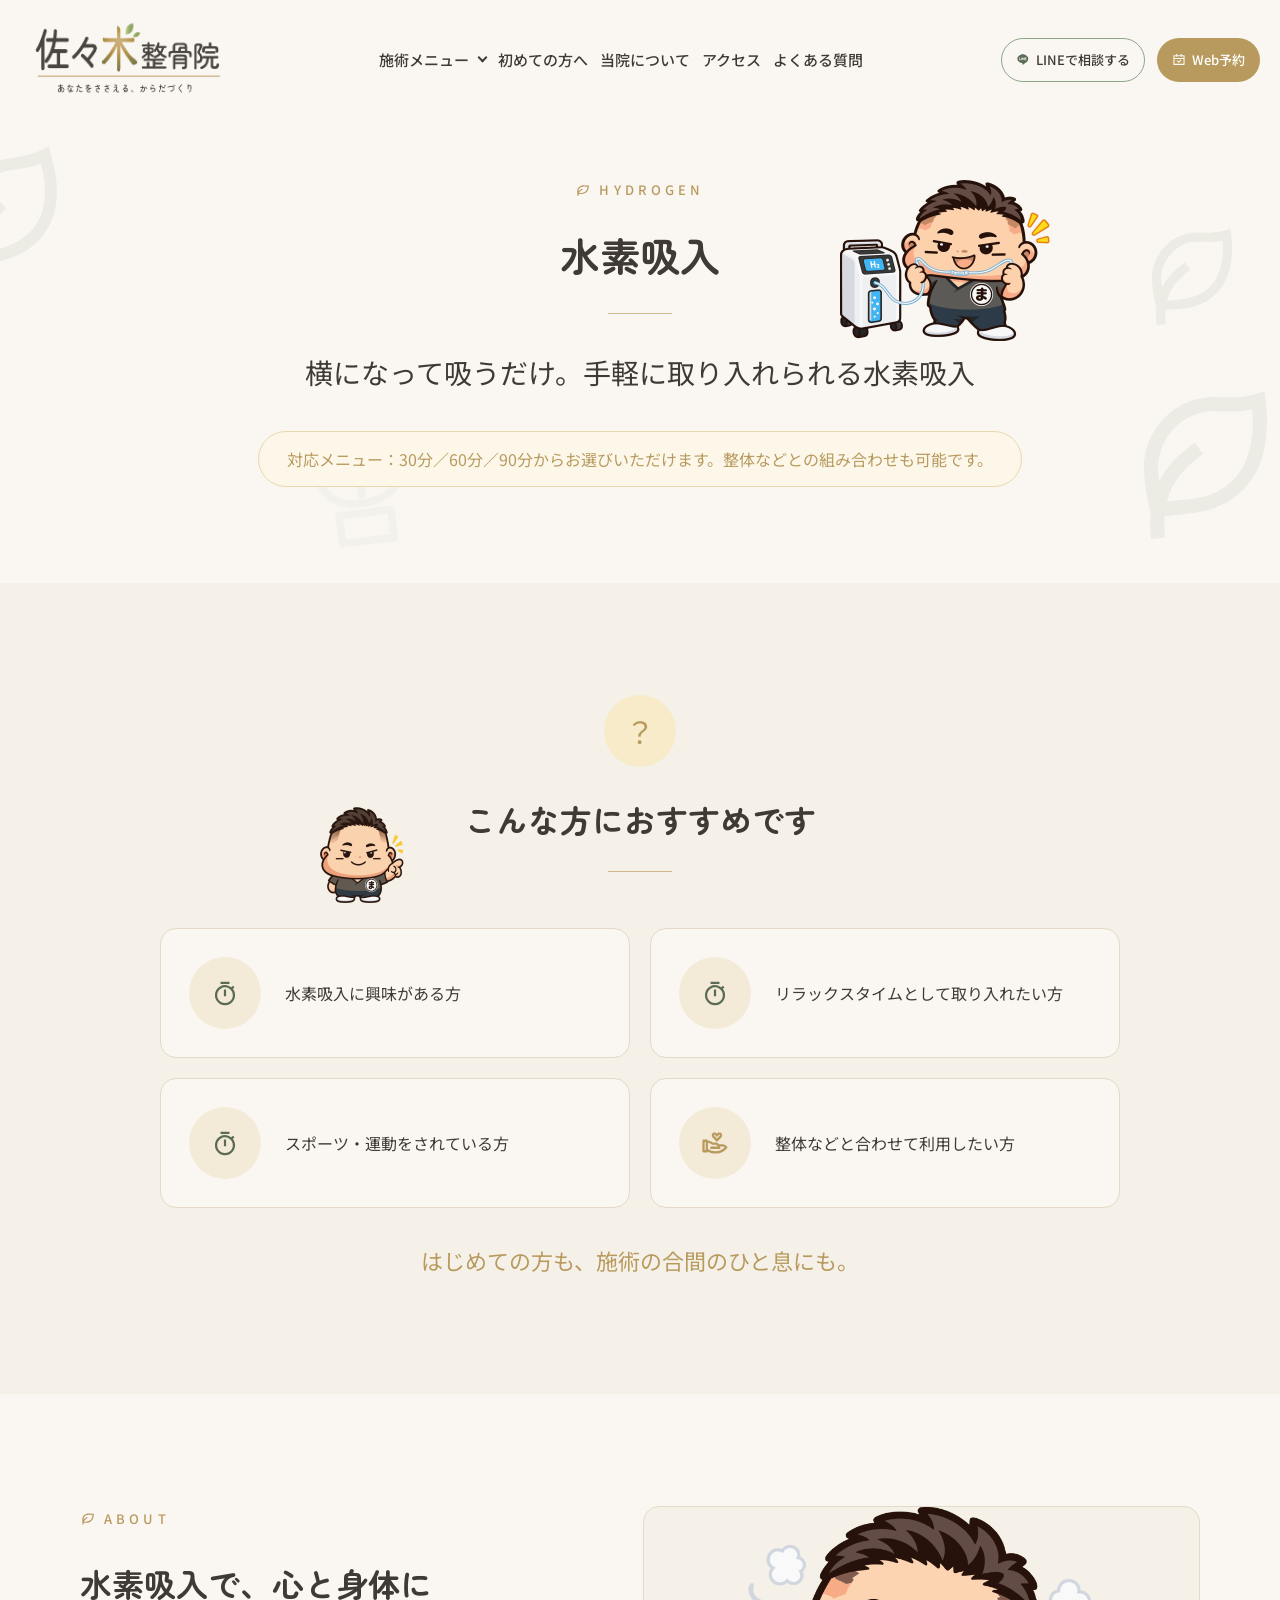
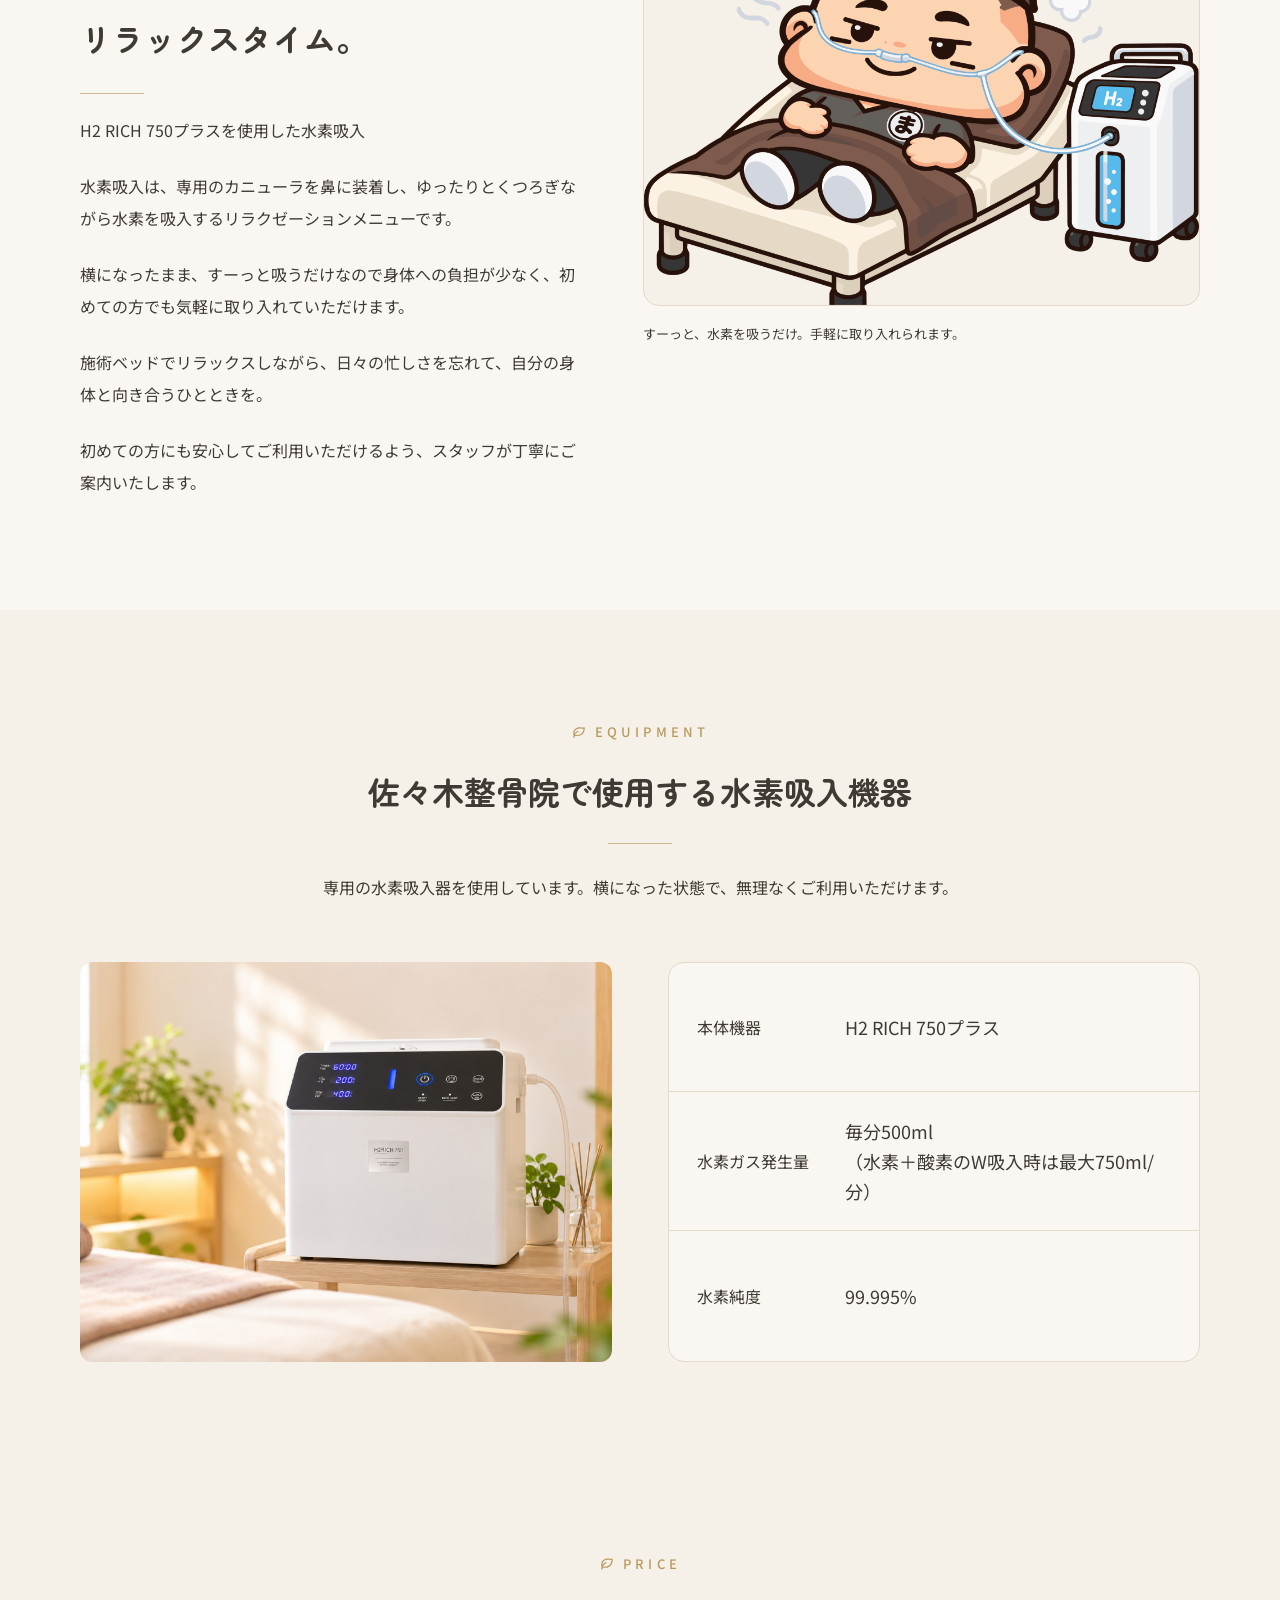
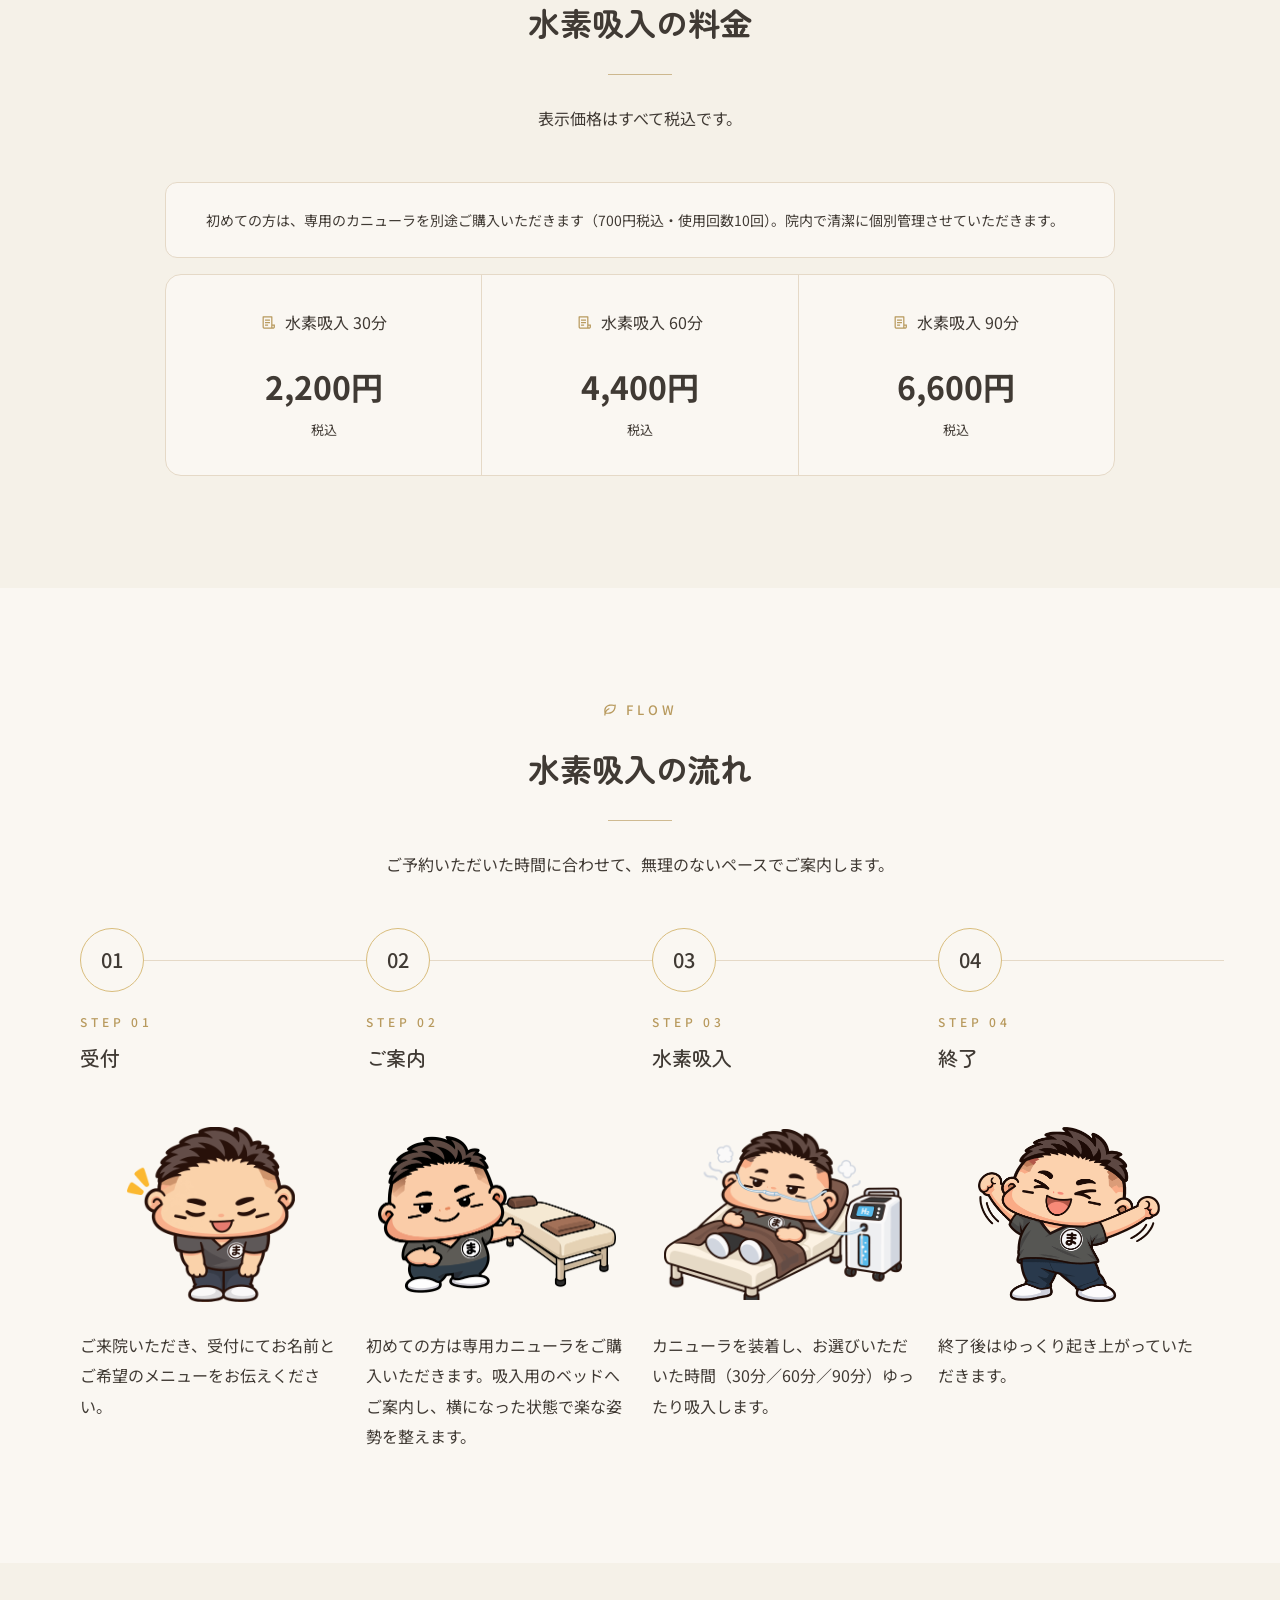
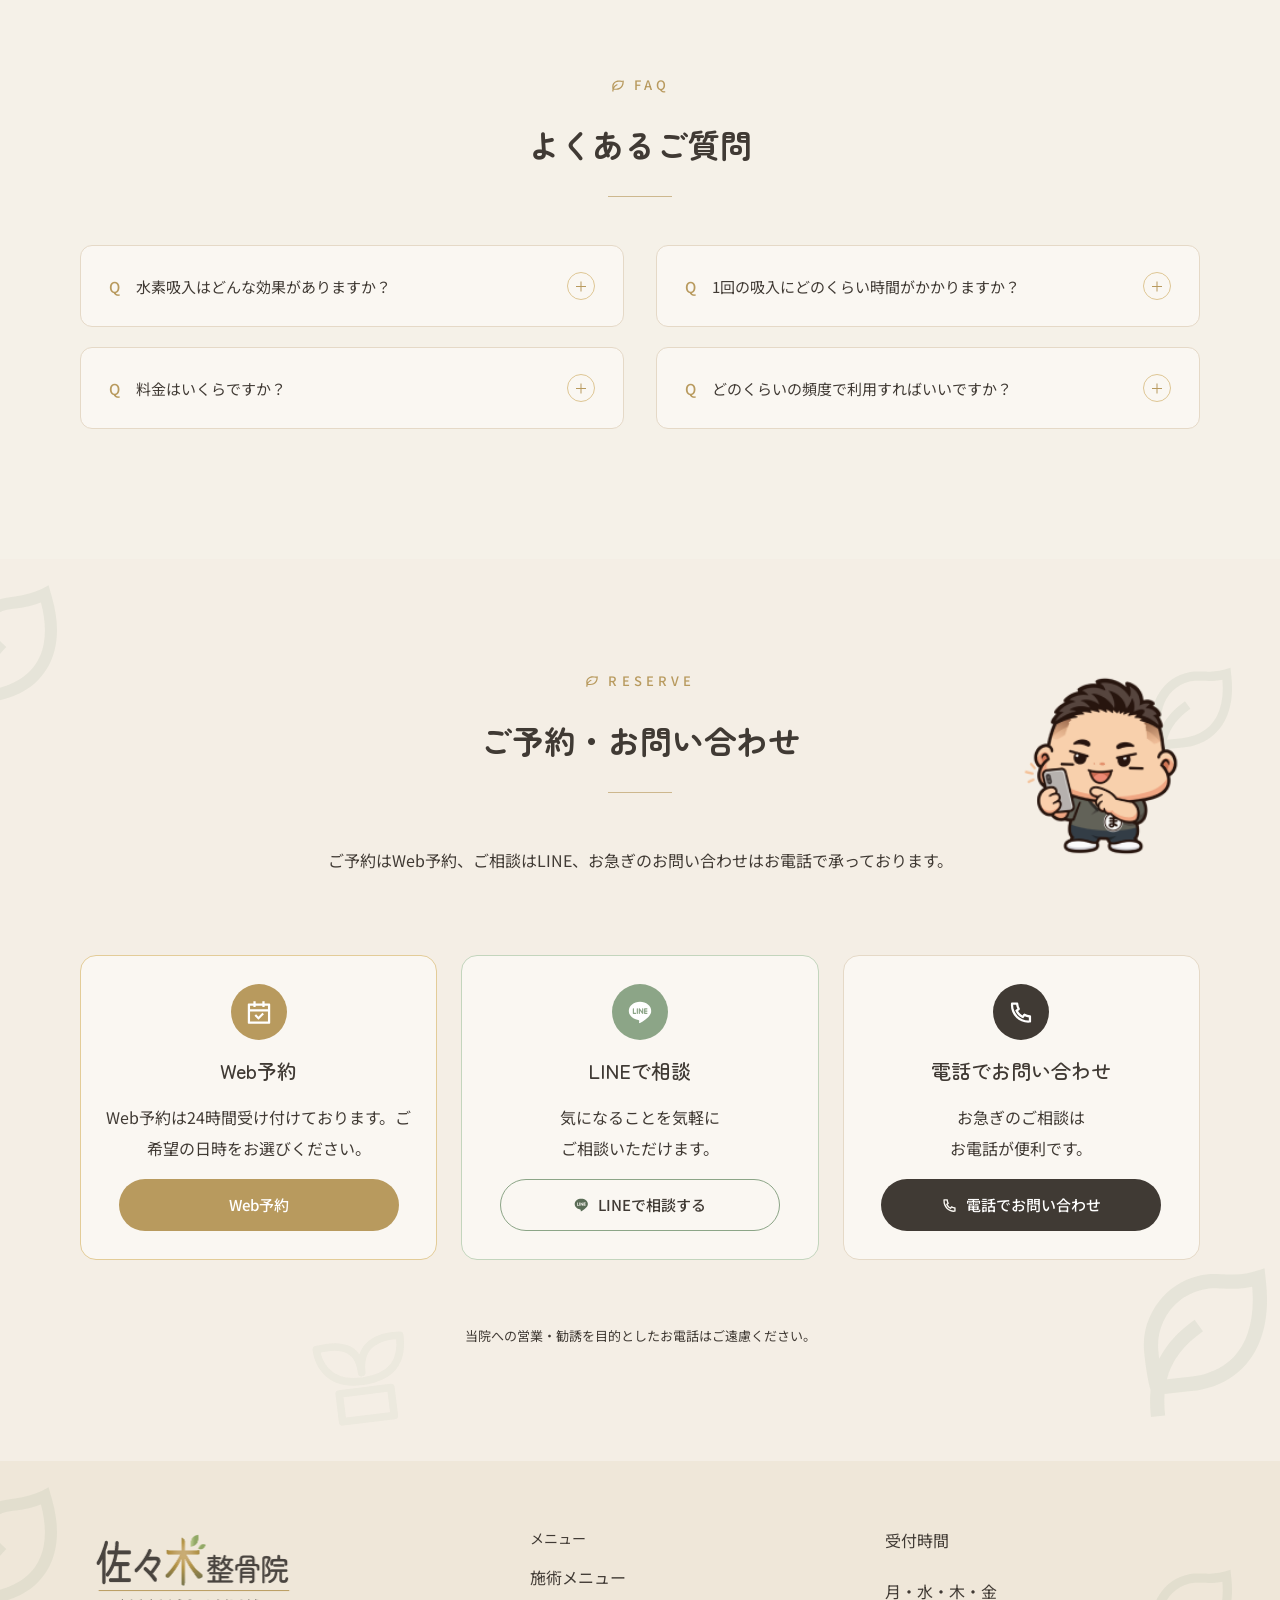
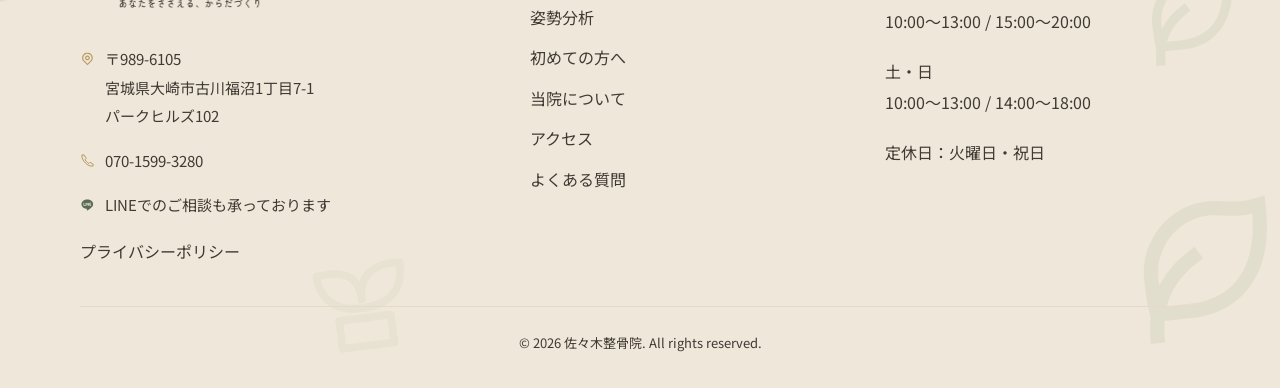
<file: hydrogen.html>
<!doctype html>
<html lang="ja">
<head>
  
  
  <!-- Microsoft Clarity: production HP only; disabled in previews. -->
  <script data-clarity-loader>
    (function () {
      const preview = false;
      if (preview || location.protocol !== 'https:' ||
          !['sasaki-seikotsuin-majin.jp', 'www.sasaki-seikotsuin-majin.jp'].includes(location.hostname) ||
          !/^\/(?:index\.html|first\.html|posture\.html|treatment\.html|hydrogen\.html)?$/.test(location.pathname) ||
          window.clarity ||
          document.querySelector('script[src*="clarity.ms/tag/"]')) return;
      (function(c,l,a,r,i,t,y){
        c[a]=c[a]||function(){(c[a].q=c[a].q||[]).push(arguments)};
        t=l.createElement(r);t.async=1;t.src="https://www.clarity.ms/tag/"+i;
        y=l.getElementsByTagName(r)[0];y.parentNode.insertBefore(t,y);
      })(window, document, "clarity", "script", "z3rdyp1rtb");
    })();
  </script>
  
  <meta charset="utf-8"><meta name="viewport" content="width=device-width, initial-scale=1">
    <!-- Site favicons -->
  <link rel="icon" type="image/png" sizes="96x96" href="/favicon-96x96.png">
  <link rel="icon" type="image/svg+xml" href="/favicon.svg">
  <link rel="shortcut icon" href="/favicon.ico">
  <link rel="apple-touch-icon" sizes="180x180" href="/apple-touch-icon.png">
  <link rel="manifest" href="/site.webmanifest">

  <link rel="canonical" href="https://sasaki-seikotsuin-majin.jp/hydrogen.html">
  <title>水素吸入｜佐々木整骨院</title>
  <meta name="description" content="横になってゆったりと水素吸入。佐々木整骨院で使用する機器、30分・60分・90分の料金、利用の流れをご案内します。">
  
  <script>if(new URLSearchParams(location.search).get('export')==='1')document.documentElement.dataset.export='true';</script>
  <link rel="stylesheet" href="./assets/css/fonts.css">
  <link rel="stylesheet" href="./assets/css/tokens.css"><link rel="stylesheet" href="./assets/css/base.css"><link rel="stylesheet" href="./assets/css/components.css"><link rel="stylesheet" href="./assets/css/motion.css"><link rel="stylesheet" href="./assets/css/pages/hydrogen.css">
  <script type="module" src="./assets/js/main.js"></script>
</head>
<body class="page-hydrogen" data-clarity-mask="True">
  <a href="#main-content" class="skip-link">本文へ移動</a>
  <header class="site-header" data-header>
<div class="header-container">
  <a class="brand" href="./index.html" aria-label="佐々木整骨院 トップページ">

<img src="./images/site-footer__logo-image-d5512c13.png" alt="佐々木整骨院" class="" width="268" height="112" loading="eager" decoding="async">
</a>
  <nav class="desktop-nav" aria-label="メインナビゲーション" data-desktop-nav>
    <div class="dropdown-parent"><button class="nav-toggle" data-dropdown-toggle aria-expanded="false" aria-controls="desktop-dropdown">施術メニュー <span class="chevron" aria-hidden="true"></span></button>
    <div id="desktop-dropdown" class="desktop-dropdown" data-dropdown hidden><a href="./treatment.html">施術メニュー一覧</a><a href="./posture.html">姿勢分析</a><a href="./treatment.html#seitai">整体</a><a href="./treatment.html#ems">EMS</a><a href="./hydrogen.html" aria-current="page">水素吸入</a><a href="./treatment.html#cupping">カッピング</a></div></div>
    <a href="./first.html">初めての方へ</a><a href="./index.html#about">当院について</a><a href="./index.html#access">アクセス</a><a href="./index.html#faq">よくある質問</a>
  </nav>
  <div class="header-actions">



<a class="button button--line" href="https://lin.ee/tBGermr" data-external="line" target="_blank" rel="noopener noreferrer"><img src="./images/icon-74-290.svg" class="icon " alt="" width="24" height="24">LINEで相談する<span class="sr-only">（新しいタブで開きます）</span></a>





<a class="button button--gold" href="https://kartie.jp/reserve/b808c520-d40a-11f1-b11e-e71fbdd4f46d" data-external="web" target="_blank" rel="noopener noreferrer"><img src="./images/icon-74-337.svg" class="icon " alt="" width="24" height="24">Web予約<span class="sr-only">（新しいタブで開きます）</span></a>

</div>
  <button class="menu-toggle" data-menu-toggle aria-expanded="false" aria-controls="mobile-menu" aria-label="メニューを開く"><span></span><span></span><span></span></button>
</div>
</header>
<div class="menu-overlay" data-menu-overlay hidden></div>
<div id="mobile-menu" class="mobile-menu" role="dialog" aria-modal="true" aria-label="サイトメニュー" tabindex="-1" data-mobile-menu hidden>
  <div class="mobile-menu__header"><a href="./index.html" aria-label="佐々木整骨院 トップページ">

<img src="./images/site-footer__logo-image-d5512c13.png" alt="佐々木整骨院" class="" width="192" height="80" loading="eager" decoding="async">
</a><button class="menu-close" data-menu-close aria-label="メニューを閉じる">×</button></div>
  <nav aria-label="スマートフォン用ナビゲーション"><button class="submenu-toggle" data-submenu-toggle aria-controls="mobile-submenu" aria-expanded="false">施術メニュー<span aria-hidden="true">＋</span></button><div id="mobile-submenu" class="mobile-submenu" hidden><a href="./treatment.html">施術メニュー一覧</a><a href="./posture.html">姿勢分析</a><a href="./treatment.html#seitai">整体</a><a href="./treatment.html#ems">EMS</a><a href="./hydrogen.html" aria-current="page">水素吸入</a><a href="./treatment.html#cupping">カッピング</a></div><a class="mobile-nav-link" href="./first.html">初めての方へ</a><a class="mobile-nav-link" href="./index.html#about">当院について</a><a class="mobile-nav-link" href="./index.html#access">アクセス</a><a class="mobile-nav-link" href="./index.html#faq">よくある質問</a></nav>
  <p class="mobile-menu__label">ご予約・お問い合わせ</p><div class="mobile-menu__actions">



<a class="button button--gold" href="https://kartie.jp/reserve/b808c520-d40a-11f1-b11e-e71fbdd4f46d" data-external="web" target="_blank" rel="noopener noreferrer">Web予約<span class="sr-only">（新しいタブで開きます）</span></a>





<a class="button button--line" href="https://lin.ee/tBGermr" data-external="line" target="_blank" rel="noopener noreferrer"><img src="./images/icon-74-290.svg" class="icon " alt="" width="24" height="24">LINEで相談する<span class="sr-only">（新しいタブで開きます）</span></a>

<a class="button button--dark" href="tel:07015993280"><img src="./images/icon-74-372.svg" class="icon " alt="" width="24" height="24">電話でお問い合わせ</a></div>
</div>
<noscript><nav class="no-js-nav" aria-label="ページ一覧"><a href="./treatment.html">施術メニュー一覧</a><a href="./posture.html">姿勢分析</a><a href="./treatment.html#seitai">整体</a><a href="./treatment.html#ems">EMS</a><a href="./hydrogen.html">水素吸入</a><a href="./treatment.html#cupping">カッピング</a><a href="./first.html">初めての方へ</a><a href="./index.html#about">当院について</a><a href="./index.html#access">アクセス</a><a href="./index.html#faq">よくある質問</a></nav></noscript>

  <main id="main-content" tabindex="-1">

<section class="page-hero decorated" aria-labelledby="page-title"><div class="decorations" aria-hidden="true"><img class="leaf leaf--one" src="./images/icon-87-319.svg" alt=""><img class="leaf leaf--two" src="./images/icon-87-319.svg" alt=""><img class="leaf leaf--three" src="./images/icon-87-319.svg" alt=""><svg class="sprout" viewBox="0 0 100 120" fill="none"><path d="M48 74C14 74 10 49 10 40c28-4 39 6 39 26C49 40 68 34 88 36c0 25-12 37-39 38Zm-22 9h48v26H26z" stroke="currentColor" stroke-width="7" stroke-linejoin="round"/></svg></div><div class="container"><div class="page-hero__title"><p class="eyebrow"><img src="./images/icon-87-364.svg" class="icon " alt="" width="24" height="24"> HYDROGEN</p><h1 id="page-title">水素吸入</h1><span class="heading-rule" aria-hidden="true"></span>

<img src="./images/majinkun_hydrogen-hero_inhalation-408b874e.png" alt="" class="page-hero__image" width="420" height="322" loading="eager" decoding="async">
</div><p class="page-hero__lead">横になって吸うだけ。手軽に取り入れられる水素吸入</p><p class="hero-notice">対応メニュー：30分／60分／90分からお選びいただけます。整体などとの組み合わせも可能です。</p></div></section>


<section class="section section--beige hydrogen-recommend" data-reveal><div class="container"><span class="title-icon">？</span>
<div class="section-heading center">
  
  <h2>こんな方におすすめです</h2><span class="heading-rule" aria-hidden="true"></span>
  
</div>


<img src="./images/majinkun_hydrogen-audience_point-left-c7b7393a.png" alt="" class="recommend-character" width="104" height="104" loading="lazy" decoding="async">
<ul class="concern-list"><li class="concern-item"><span class="round-icon"><img src="./images/icon-87-624.svg" class="icon " alt="" width="24" height="24"></span>水素吸入に興味がある方</li><li class="concern-item"><span class="round-icon"><img src="./images/icon-87-624.svg" class="icon " alt="" width="24" height="24"></span>リラックスタイムとして取り入れたい方</li><li class="concern-item"><span class="round-icon"><img src="./images/icon-87-624.svg" class="icon " alt="" width="24" height="24"></span>スポーツ・運動をされている方</li><li class="concern-item"><span class="round-icon"><img src="./images/icon-87-331.svg" class="icon " alt="" width="24" height="24"></span>整体などと合わせて利用したい方</li></ul><p class="concern-outro">はじめての方も、施術の合間のひと息にも。</p></div></section>


<section class="section hydrogen-about" data-reveal><div class="container two-columns"><div class="copy">
<div class="section-heading left">
  <p class="eyebrow"><img src="./images/icon-87-364.svg" class="icon " alt="" width="24" height="24"> ABOUT</p>
  <h2>水素吸入で、心と身体に
リラックスタイム。</h2><span class="heading-rule" aria-hidden="true"></span>
  
</div>
<p>H2 RICH 750プラスを使用した水素吸入</p><p>水素吸入は、専用のカニューラを鼻に装着し、ゆったりとくつろぎながら水素を吸入するリラクゼーションメニューです。</p><p>横になったまま、すーっと吸うだけなので身体への負担が少なく、初めての方でも気軽に取り入れていただけます。</p><p>施術ベッドでリラックスしながら、日々の忙しさを忘れて、自分の身体と向き合うひとときを。</p><p>初めての方にも安心してご利用いただけるよう、スタッフが丁寧にご案内いたします。</p></div><figure><div class="feature-image">

<img src="./images/majinkun_treatment-hydrogen_inhalation-8a5eb02c.png" alt="" class="" width="528" height="379" loading="lazy" decoding="async">
</div><figcaption>すーっと、水素を吸うだけ。手軽に取り入れられます。</figcaption></figure></div></section>


<section class="section hydrogen-equipment section--beige" data-reveal><div class="container">
<div class="section-heading center">
  <p class="eyebrow"><img src="./images/icon-87-364.svg" class="icon " alt="" width="24" height="24"> EQUIPMENT</p>
  <h2>佐々木整骨院で使用する水素吸入機器</h2><span class="heading-rule" aria-hidden="true"></span>
  <p class="section-lead">専用の水素吸入器を使用しています。横になった状態で、無理なくご利用いただけます。</p>
</div>
<div class="two-columns"><div class="device-photo">

<img src="./images/hydrogen-device-photo-2x.jpg" alt="水素吸入器 H2 RICH 750プラス" class="" width="532" height="400" loading="lazy" decoding="async">
</div><dl class="device-specs"><div><dt>本体機器</dt><dd>H2 RICH 750プラス</dd></div><div><dt>水素ガス発生量</dt><dd>毎分500ml
（水素＋酸素のW吸入時は最大750ml/分）</dd></div><div><dt>水素純度</dt><dd>99.995%</dd></div></dl></div></div></section>


<section class="section section--beige hydrogen-price" data-reveal><div class="container">
<div class="section-heading center">
  <p class="eyebrow"><img src="./images/icon-87-364.svg" class="icon " alt="" width="24" height="24"> PRICE</p>
  <h2>水素吸入の料金</h2><span class="heading-rule" aria-hidden="true"></span>
  <p class="section-lead">表示価格はすべて税込です。</p>
</div>
<p class="cannula-note">初めての方は、専用のカニューラを別途ご購入いただきます（700円税込・使用回数10回）。院内で清潔に個別管理させていただきます。</p><div class="price-table"><div class="price-cells"><div class="price-cell"><p><img src="./images/icon-87-435.svg" class="icon " alt="" width="24" height="24">水素吸入 30分</p><strong>2,200円</strong><small>税込</small></div><div class="price-cell"><p><img src="./images/icon-87-435.svg" class="icon " alt="" width="24" height="24">水素吸入 60分</p><strong>4,400円</strong><small>税込</small></div><div class="price-cell"><p><img src="./images/icon-87-435.svg" class="icon " alt="" width="24" height="24">水素吸入 90分</p><strong>6,600円</strong><small>税込</small></div></div></div></div></section>


<section class="section hydrogen-flow" data-reveal><div class="container">
<div class="section-heading center">
  <p class="eyebrow"><img src="./images/icon-87-364.svg" class="icon " alt="" width="24" height="24"> FLOW</p>
  <h2>水素吸入の流れ</h2><span class="heading-rule" aria-hidden="true"></span>
  <p class="section-lead">ご予約いただいた時間に合わせて、無理のないペースでご案内します。</p>
</div>
<ol class="flow-grid " style="--steps:4"><li><span class="step-number">01</span><p class="eyebrow">STEP 01</p><h3>受付</h3>

<img src="./images/majinkun_first-hero_greeting-624dccf8.png" alt="" class="flow-image" width="378" height="396" loading="lazy" decoding="async">
<p>ご来院いただき、受付にてお名前とご希望のメニューをお伝えください。</p></li><li><span class="step-number">02</span><p class="eyebrow">STEP 02</p><h3>ご案内</h3>

<img src="./images/majinkun_hydrogen-flow_guidance-ec7f1061.png" alt="" class="flow-image" width="476" height="315" loading="lazy" decoding="async">
<p>初めての方は専用カニューラをご購入いただきます。吸入用のベッドへご案内し、横になった状態で楽な姿勢を整えます。</p></li><li><span class="step-number">03</span><p class="eyebrow">STEP 03</p><h3>水素吸入</h3>

<img src="./images/majinkun_treatment-hydrogen_inhalation-8a5eb02c.png" alt="" class="flow-image" width="988" height="708" loading="lazy" decoding="async">
<p>カニューラを装着し、お選びいただいた時間（30分／60分／90分）ゆったり吸入します。</p></li><li><span class="step-number">04</span><p class="eyebrow">STEP 04</p><h3>終了</h3>

<img src="./images/majinkun_hydrogen-flow_finish-c8dd8a5e.png" alt="" class="flow-image" width="360" height="345" loading="lazy" decoding="async">
<p>終了後はゆっくり起き上がっていただきます。</p></li></ol></div></section>

<section class="faq-section" id="faq" data-reveal><div class="container">

<div class="section-heading center">
  <p class="eyebrow"><img src="./images/icon-87-364.svg" class="icon " alt="" width="24" height="24"> FAQ</p>
  <h2>よくあるご質問</h2><span class="heading-rule" aria-hidden="true"></span>
  
</div>

<div class="faq-layout"><div class="faq-grid"><details class="faq-item"><summary><span class="question-label" aria-hidden="true">Q</span><span>水素吸入はどんな効果がありますか？</span><span class="faq-mark" aria-hidden="true"></span></summary><div class="faq-answer"><span class="answer-label" aria-hidden="true">A</span><p>リラックスやコンディションづくりを目的として取り入れられているケアです。体感には個人差があり、効果を保証するものではありません。</p></div></details><details class="faq-item"><summary><span class="question-label" aria-hidden="true">Q</span><span>1回の吸入にどのくらい時間がかかりますか？</span><span class="faq-mark" aria-hidden="true"></span></summary><div class="faq-answer"><span class="answer-label" aria-hidden="true">A</span><p>30分・60分・90分からお選びいただけます。整体と組み合わせる場合は、予約状況により整体の前後どちらかになります。</p></div></details><details class="faq-item"><summary><span class="question-label" aria-hidden="true">Q</span><span>料金はいくらですか？</span><span class="faq-mark" aria-hidden="true"></span></summary><div class="faq-answer"><span class="answer-label" aria-hidden="true">A</span><p>30分2,200円／60分4,400円／90分6,600円（税込）です。カニューラは別途ご購入いただきます（700円税込・使用回数10回）。</p></div></details><details class="faq-item"><summary><span class="question-label" aria-hidden="true">Q</span><span>どのくらいの頻度で利用すればいいですか？</span><span class="faq-mark" aria-hidden="true"></span></summary><div class="faq-answer"><span class="answer-label" aria-hidden="true">A</span><p>決まった回数や頻度は設けていません。毎日のリラックスタイムとしても、気になったときのひと息にもご利用いただけます。</p></div></details></div>


<img src="./images/majinkun_faq_thinking-6b832166.png" alt="" class="faq-mascot" width="120" height="120" loading="lazy" decoding="async">
</div>
</div></section>

<section class="reservation decorated" id="reservation" data-reveal>
<div class="decorations" aria-hidden="true"><img class="leaf leaf--one" src="./images/icon-87-319.svg" alt=""><img class="leaf leaf--two" src="./images/icon-87-319.svg" alt=""><img class="leaf leaf--three" src="./images/icon-87-319.svg" alt=""><svg class="sprout" viewBox="0 0 100 120" fill="none"><path d="M48 74C14 74 10 49 10 40c28-4 39 6 39 26C49 40 68 34 88 36c0 25-12 37-39 38Zm-22 9h48v26H26z" stroke="currentColor" stroke-width="7" stroke-linejoin="round"/></svg></div><div class="container">


<img src="./images/majinkun_flow_phone-0f6075c5.png" alt="" class="reservation-mascot" width="190" height="190" loading="lazy" decoding="async">


<div class="section-heading center">
  <p class="eyebrow"><img src="./images/icon-87-364.svg" class="icon " alt="" width="24" height="24"> RESERVE</p>
  <h2>ご予約・お問い合わせ</h2><span class="heading-rule" aria-hidden="true"></span>
  
</div>

<p class="reservation-intro">ご予約はWeb予約、ご相談はLINE、お急ぎのお問い合わせはお電話で承っております。</p>
<div class="reservation-grid">
 <article class="reservation-card reservation-card--web"><span class="round-icon"><img src="./images/icon-74-337.svg" class="icon " alt="" width="24" height="24"></span><h3>Web予約</h3><p>Web予約は24時間受け付けております。ご希望の日時をお選びください。</p>



<a class="button button--gold" href="https://kartie.jp/reserve/b808c520-d40a-11f1-b11e-e71fbdd4f46d" data-external="web" target="_blank" rel="noopener noreferrer">Web予約<span class="sr-only">（新しいタブで開きます）</span></a>

</article>
 <article class="reservation-card reservation-card--line"><span class="round-icon"><img src="./images/icon-74-354.svg" class="icon " alt="" width="24" height="24"></span><h3>LINEで相談</h3><p>気になることを気軽に<br>ご相談いただけます。</p>



<a class="button button--line" href="https://lin.ee/tBGermr" data-external="line" target="_blank" rel="noopener noreferrer"><img src="./images/icon-74-290.svg" class="icon " alt="" width="24" height="24">LINEで相談する<span class="sr-only">（新しいタブで開きます）</span></a>

</article>
 <article class="reservation-card reservation-card--phone"><span class="round-icon"><img src="./images/icon-74-372.svg" class="icon " alt="" width="24" height="24"></span><h3>電話でお問い合わせ</h3><p>お急ぎのご相談は<br>お電話が便利です。</p><a class="button button--dark" href="tel:07015993280"><img src="./images/icon-74-372.svg" class="icon " alt="" width="24" height="24">電話でお問い合わせ</a></article>
</div><p class="reservation-note">当院への営業・勧誘を目的としたお電話はご遠慮ください。</p>
</div></section>
</main>
  <footer class="site-footer decorated" data-site-footer><div class="decorations" aria-hidden="true"><img class="leaf leaf--one" src="./images/icon-87-319.svg" alt=""><img class="leaf leaf--two" src="./images/icon-87-319.svg" alt=""><img class="leaf leaf--three" src="./images/icon-87-319.svg" alt=""><svg class="sprout" viewBox="0 0 100 120" fill="none"><path d="M48 74C14 74 10 49 10 40c28-4 39 6 39 26C49 40 68 34 88 36c0 25-12 37-39 38Zm-22 9h48v26H26z" stroke="currentColor" stroke-width="7" stroke-linejoin="round"/></svg></div><div class="container"><div class="footer-grid">
<div class="footer-contact"><a href="./index.html">

<img src="./images/site-footer__logo-image-d5512c13.png" alt="佐々木整骨院" class="footer-logo" width="230" height="96" loading="lazy" decoding="async">
</a><address><p><img src="./images/icon-87-852.svg" class="icon " alt="" width="24" height="24"><span>〒989-6105<br>宮城県大崎市古川福沼1丁目7-1<br>パークヒルズ102</span></p><p><svg class="icon" aria-hidden="true" viewBox="0 0 24 24" fill="none" stroke="currentColor" stroke-width="1.6" stroke-linecap="round" stroke-linejoin="round"><path d="m7 3 3 5-2 2c2 3 3 4 6 6l2-2 5 3v3c-8 2-19-9-18-17z"/></svg><a href="tel:07015993280">070-1599-3280</a></p><p><img src="./images/icon-74-290.svg" class="icon " alt="" width="24" height="24"><span>LINEでのご相談も承っております</span></p></address></div>
<nav class="footer-nav" aria-label="フッターメニュー"><p>メニュー</p><a href="./treatment.html">施術メニュー</a><a href="./posture.html">姿勢分析</a><a href="./first.html">初めての方へ</a><a href="./index.html#about">当院について</a><a href="./index.html#access">アクセス</a><a href="./index.html#faq">よくある質問</a></nav>
<div class="footer-hours"><p>受付時間</p><p>月・水・木・金<br>10:00〜13:00 / 15:00〜20:00</p><p>土・日<br>10:00〜13:00 / 14:00〜18:00</p><p>定休日：火曜日・祝日</p></div>
</div><p><a href="./privacy.html">プライバシーポリシー</a></p><p class="copyright">© 2026 佐々木整骨院. <span class="text-phrase">All rights reserved.</span></p></div></footer>

</body></html>
</file>
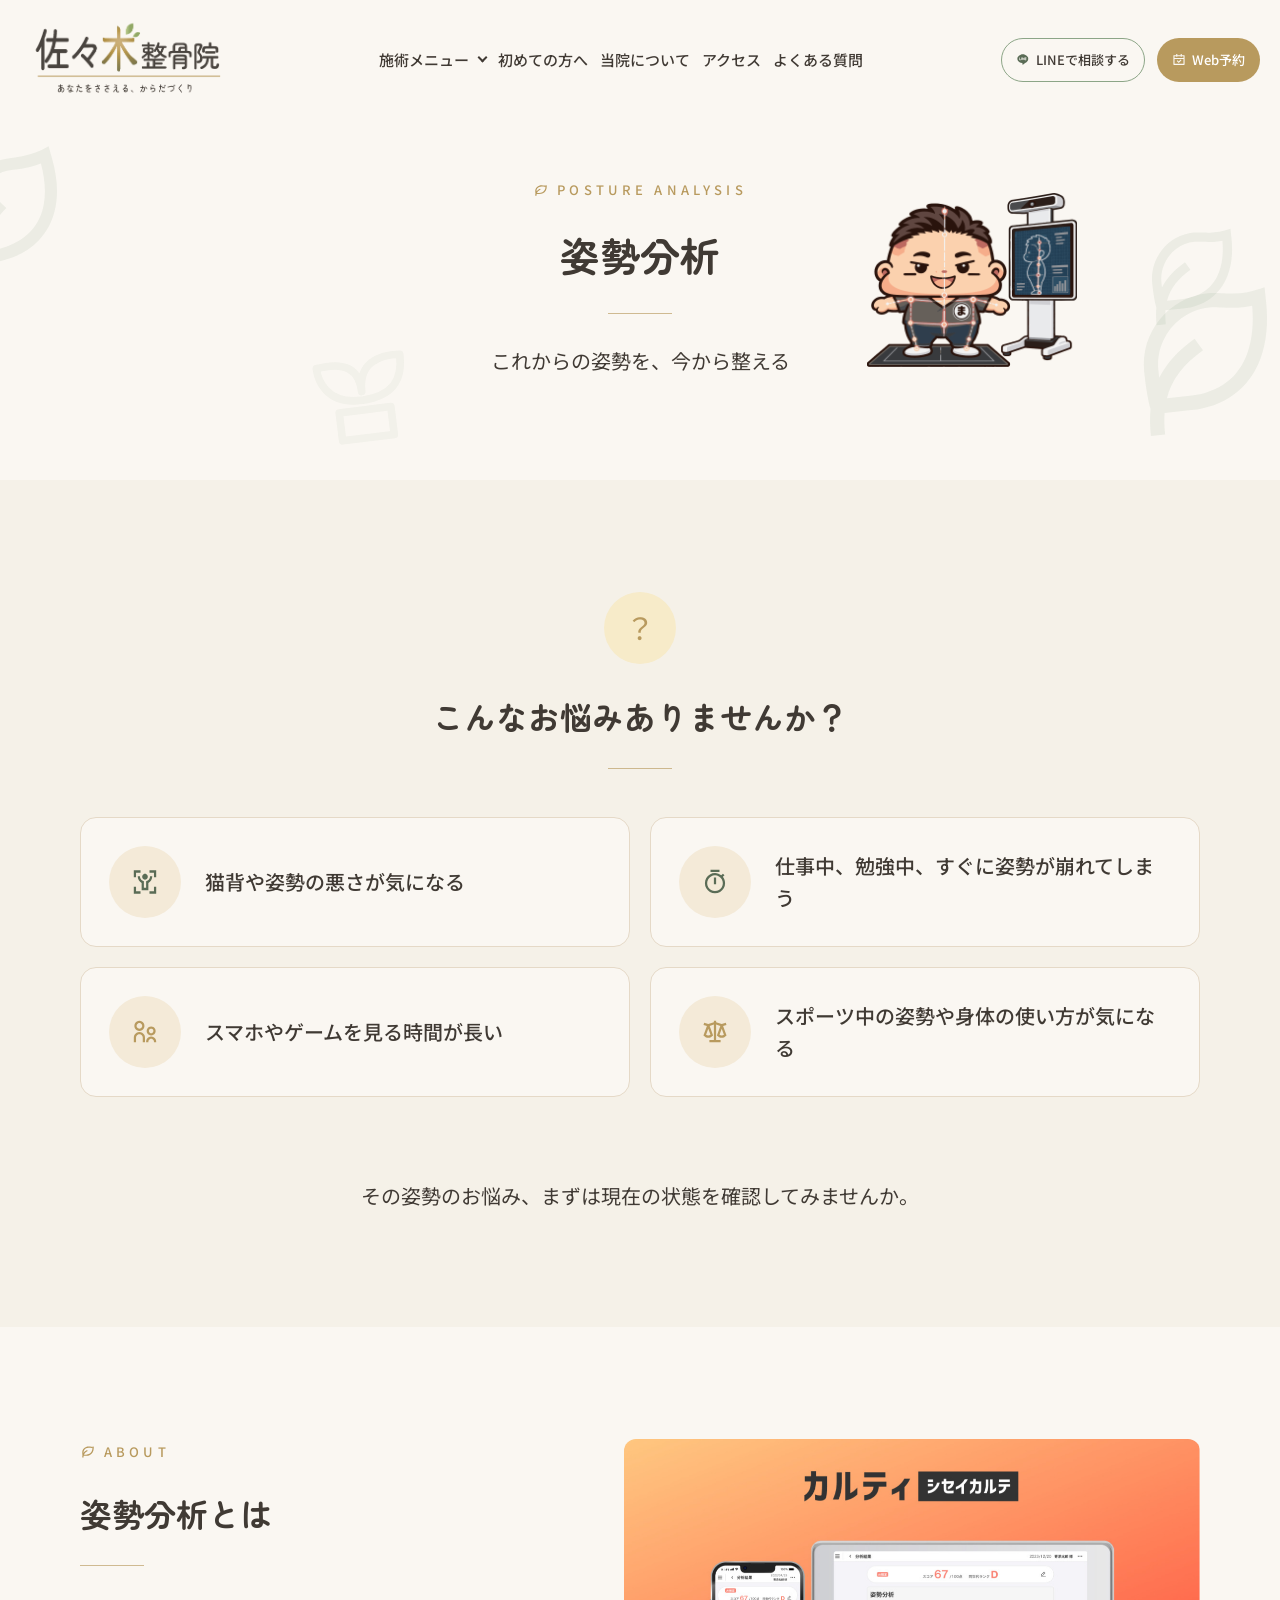
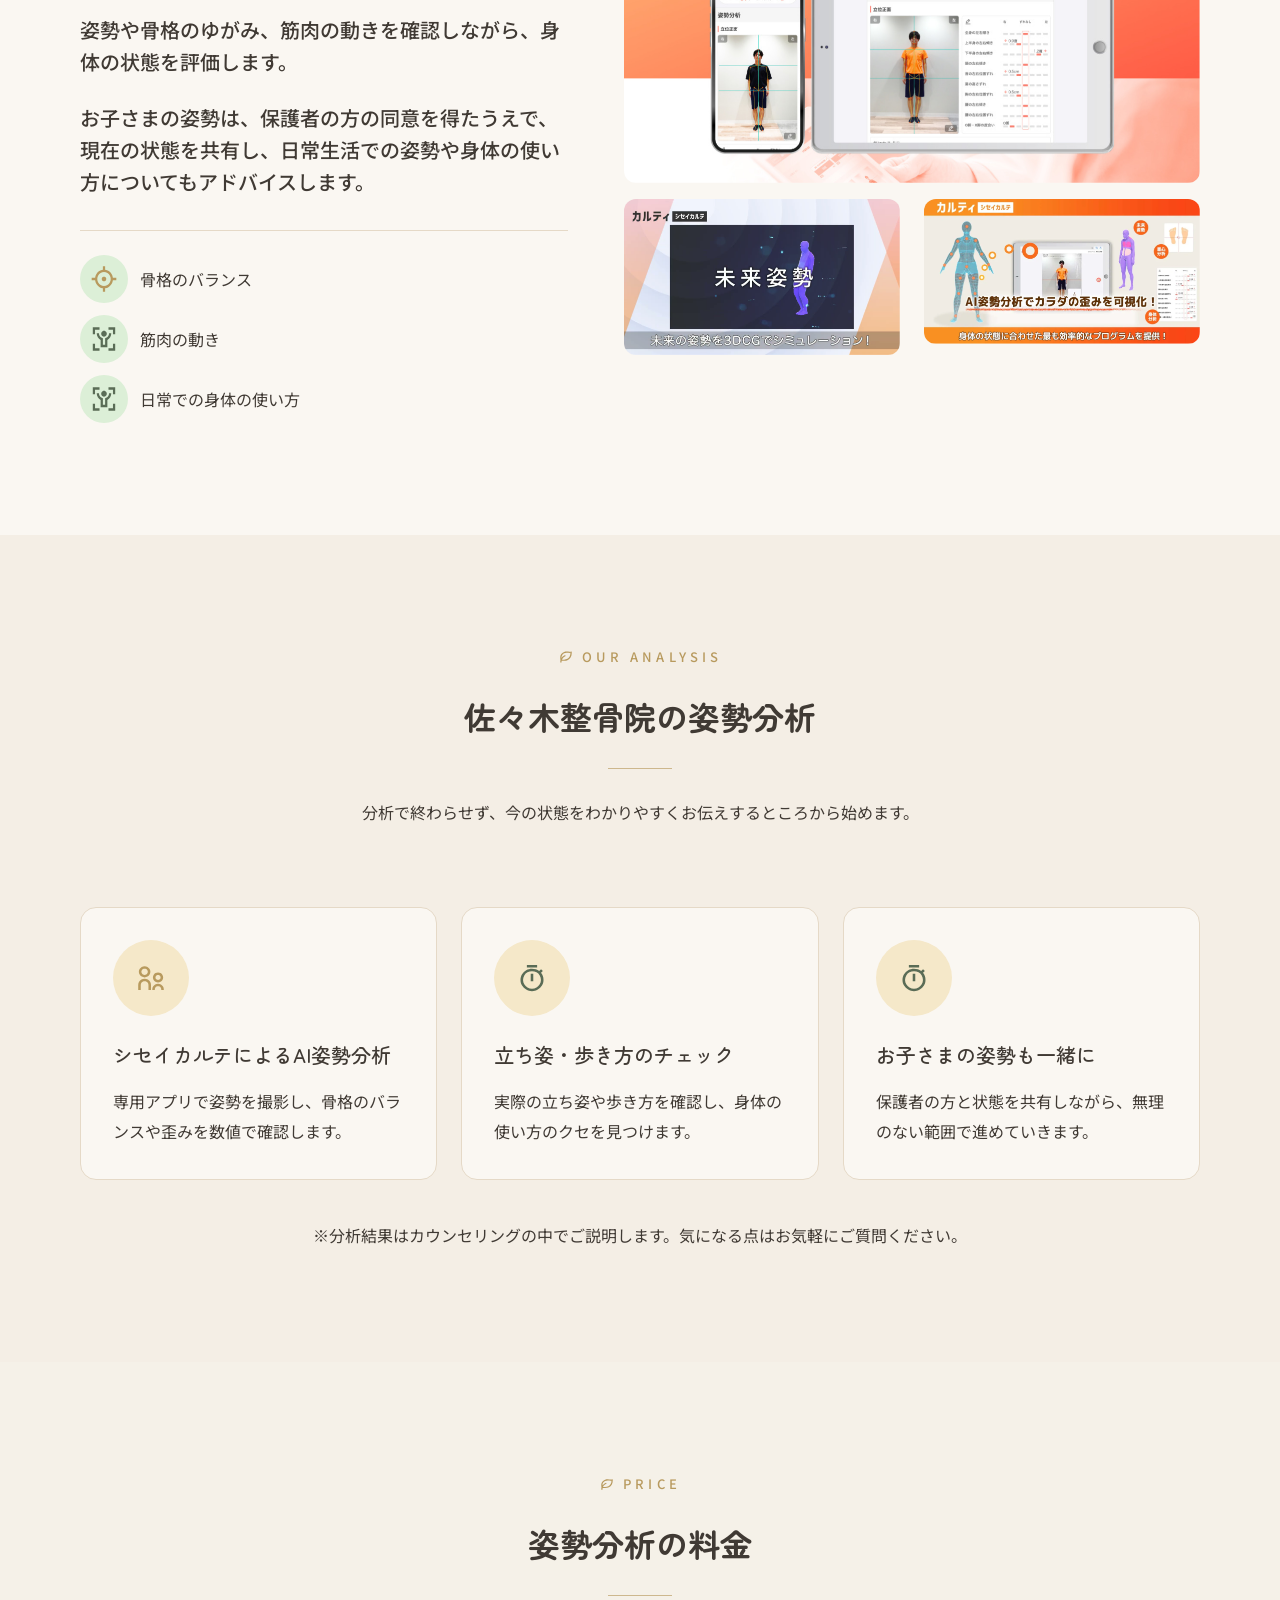
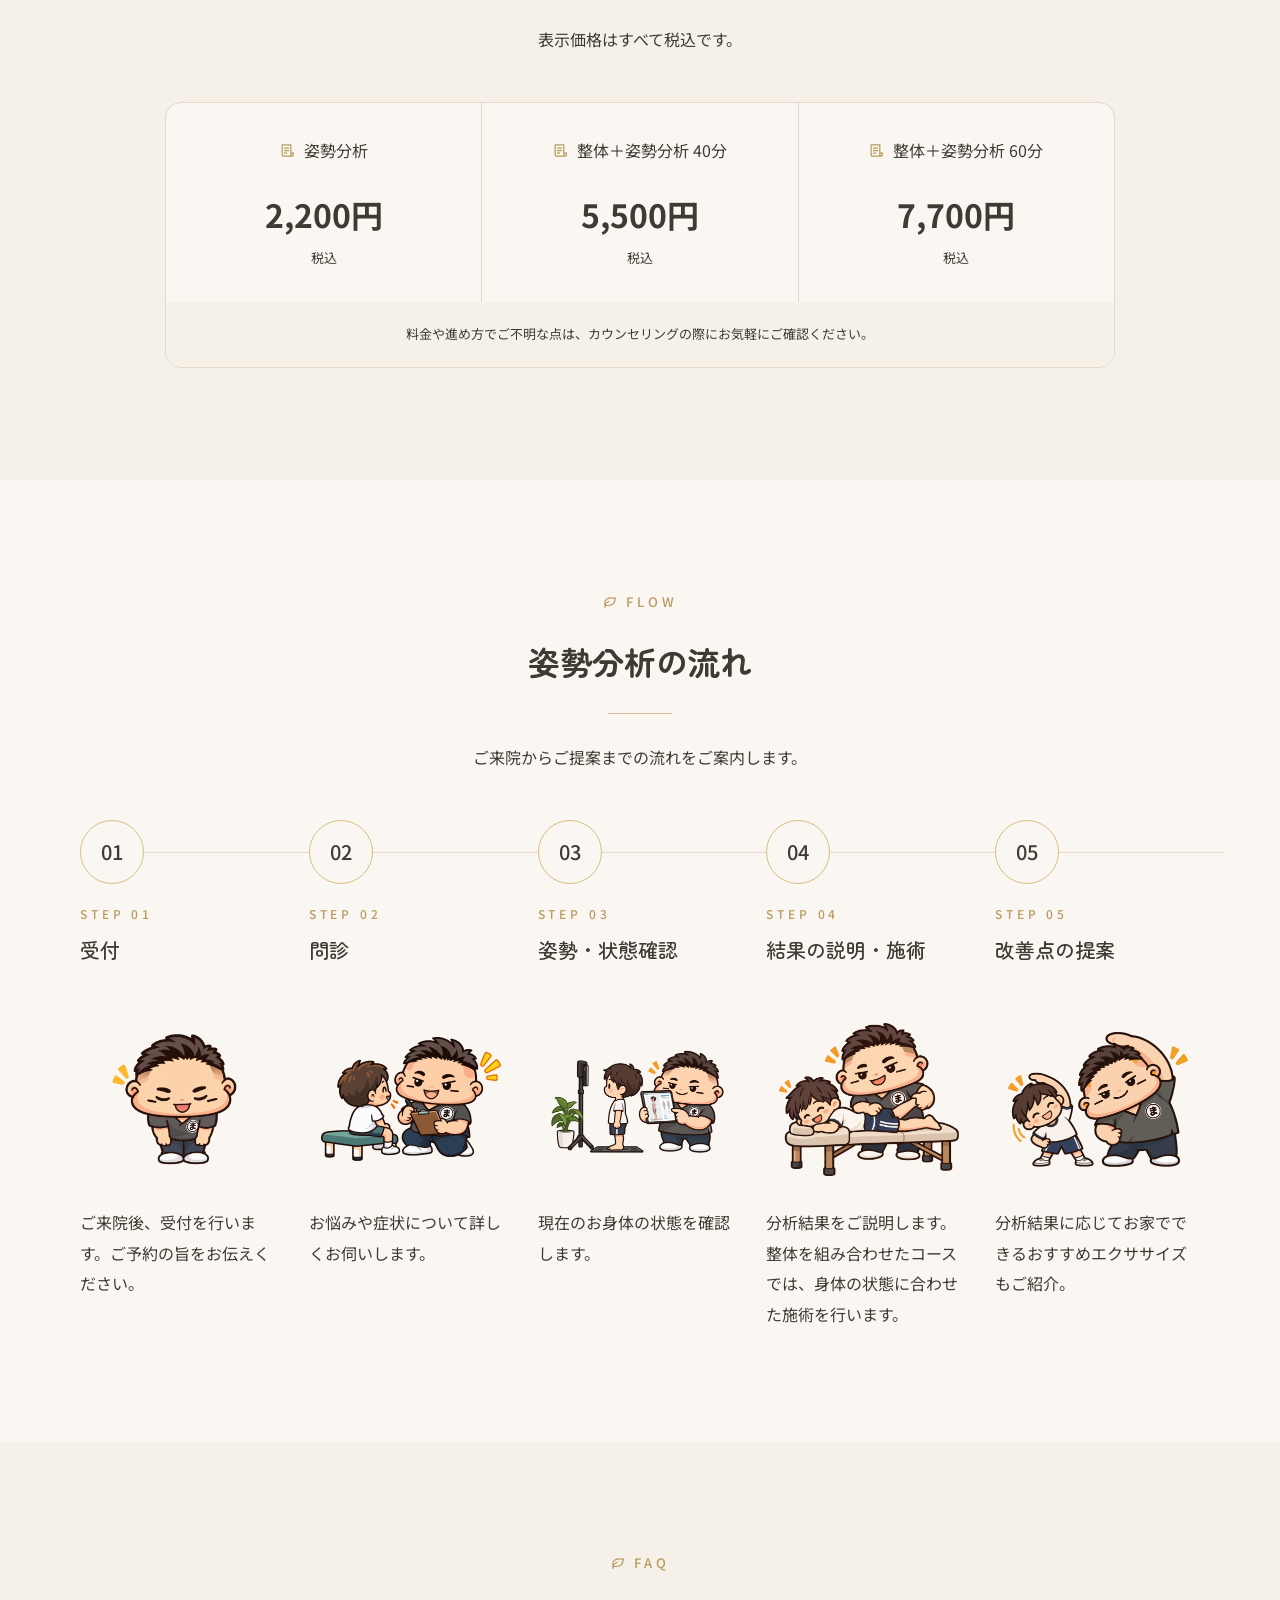
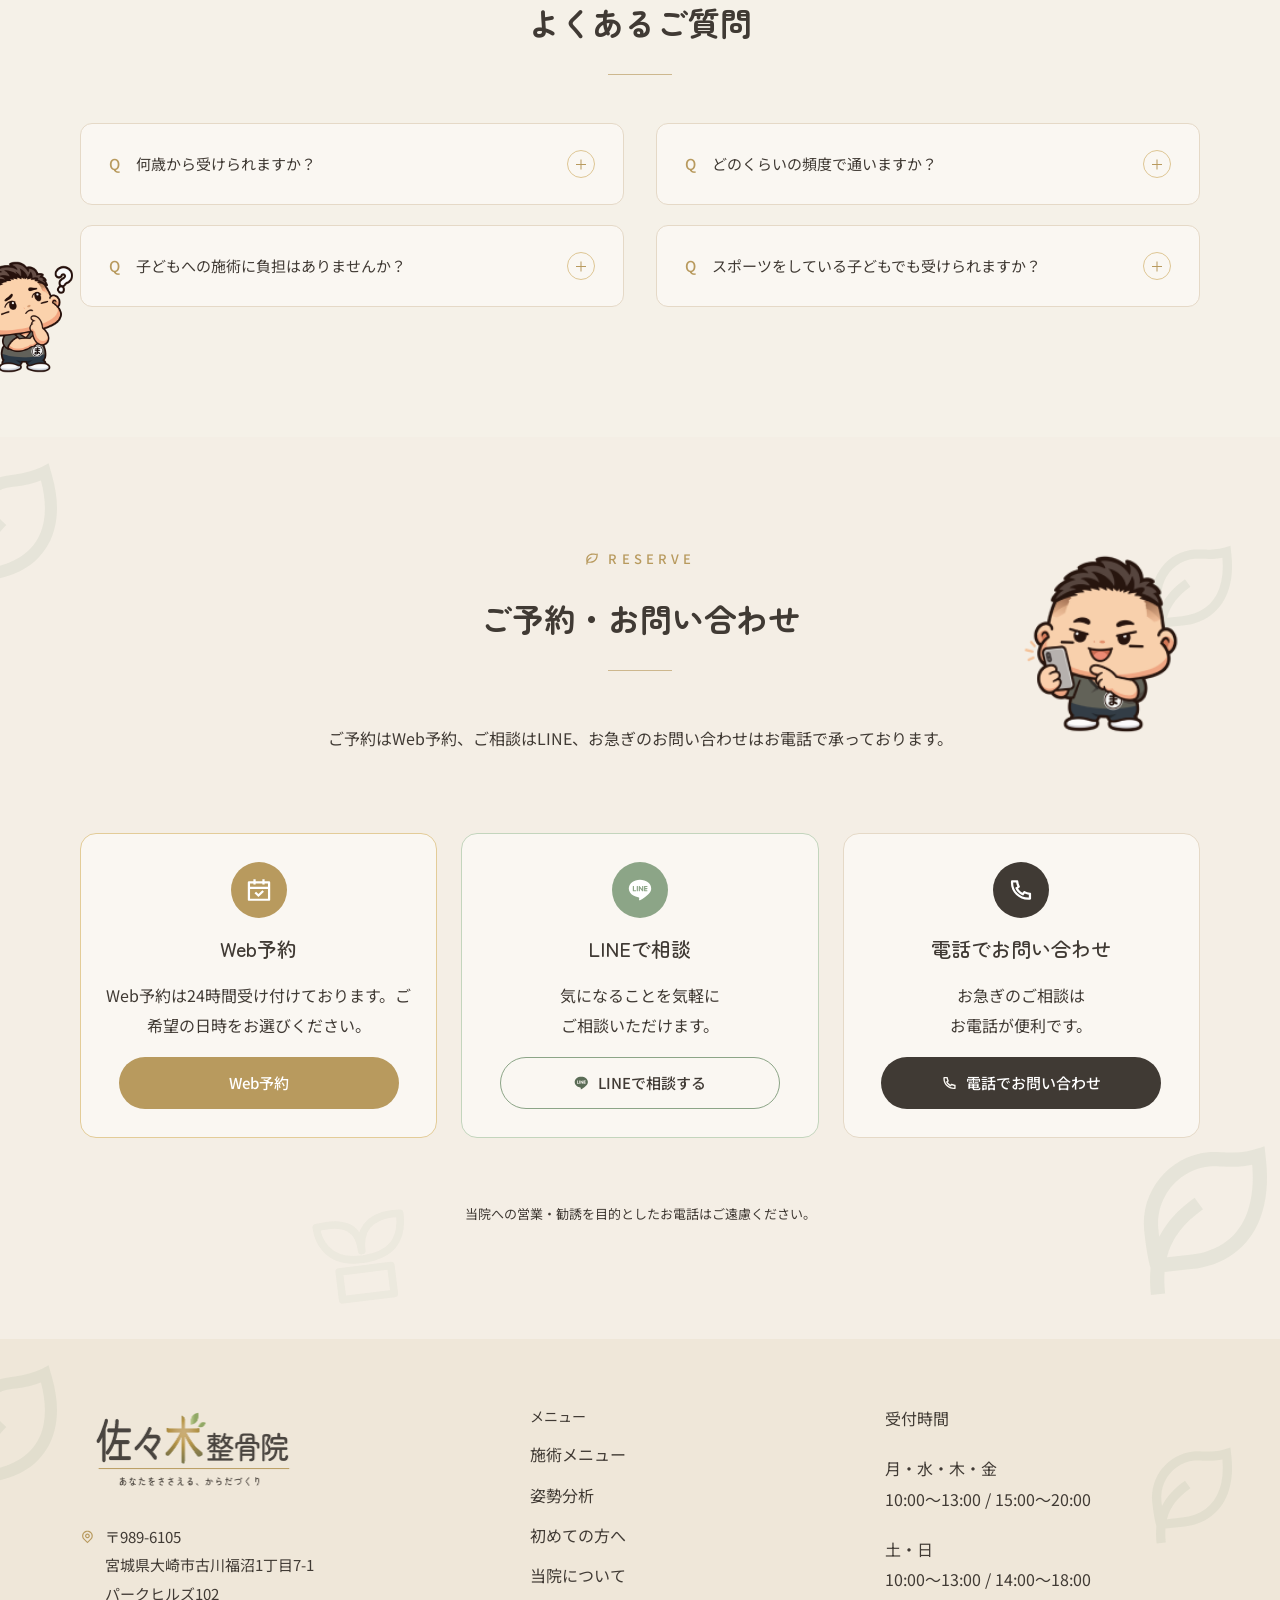
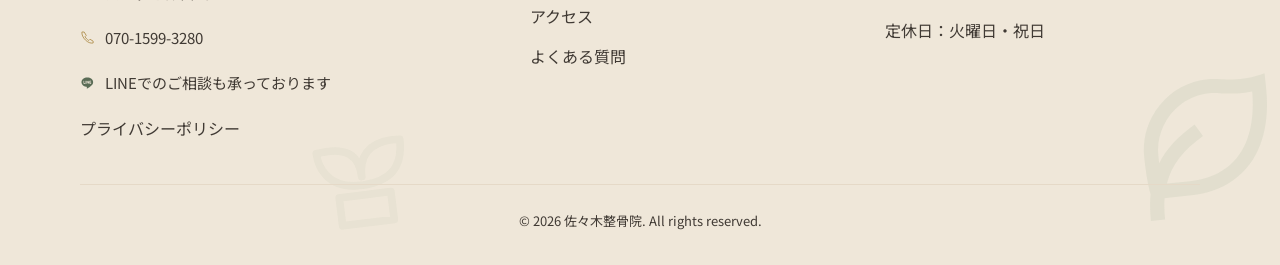
<file: posture.html>
<!doctype html>
<html lang="ja">
<head>
  
  
  <!-- Microsoft Clarity: production HP only; disabled in previews. -->
  <script data-clarity-loader>
    (function () {
      const preview = false;
      if (preview || location.protocol !== 'https:' ||
          !['sasaki-seikotsuin-majin.jp', 'www.sasaki-seikotsuin-majin.jp'].includes(location.hostname) ||
          !/^\/(?:index\.html|first\.html|posture\.html|treatment\.html|hydrogen\.html)?$/.test(location.pathname) ||
          window.clarity ||
          document.querySelector('script[src*="clarity.ms/tag/"]')) return;
      (function(c,l,a,r,i,t,y){
        c[a]=c[a]||function(){(c[a].q=c[a].q||[]).push(arguments)};
        t=l.createElement(r);t.async=1;t.src="https://www.clarity.ms/tag/"+i;
        y=l.getElementsByTagName(r)[0];y.parentNode.insertBefore(t,y);
      })(window, document, "clarity", "script", "z3rdyp1rtb");
    })();
  </script>
  
  <meta charset="utf-8"><meta name="viewport" content="width=device-width, initial-scale=1">
    <!-- Site favicons -->
  <link rel="icon" type="image/png" sizes="96x96" href="/favicon-96x96.png">
  <link rel="icon" type="image/svg+xml" href="/favicon.svg">
  <link rel="shortcut icon" href="/favicon.ico">
  <link rel="apple-touch-icon" sizes="180x180" href="/apple-touch-icon.png">
  <link rel="manifest" href="/site.webmanifest">

  <link rel="canonical" href="https://sasaki-seikotsuin-majin.jp/posture.html">
  <title>姿勢分析｜佐々木整骨院</title>
  <meta name="description" content="AI姿勢分析シセイカルテと立ち姿・歩き方のチェックで、今の身体の状態を確認。佐々木整骨院の姿勢分析のご案内。">
  
  <script>if(new URLSearchParams(location.search).get('export')==='1')document.documentElement.dataset.export='true';</script>
  <link rel="stylesheet" href="./assets/css/fonts.css">
  <link rel="stylesheet" href="./assets/css/tokens.css"><link rel="stylesheet" href="./assets/css/base.css"><link rel="stylesheet" href="./assets/css/components.css"><link rel="stylesheet" href="./assets/css/motion.css"><link rel="stylesheet" href="./assets/css/pages/posture.css">
  <script type="module" src="./assets/js/main.js"></script>
</head>
<body class="page-posture" data-clarity-mask="True">
  <a href="#main-content" class="skip-link">本文へ移動</a>
  <header class="site-header" data-header>
<div class="header-container">
  <a class="brand" href="./index.html" aria-label="佐々木整骨院 トップページ">

<img src="./images/site-footer__logo-image-d5512c13.png" alt="佐々木整骨院" class="" width="268" height="112" loading="eager" decoding="async">
</a>
  <nav class="desktop-nav" aria-label="メインナビゲーション" data-desktop-nav>
    <div class="dropdown-parent"><button class="nav-toggle" data-dropdown-toggle aria-expanded="false" aria-controls="desktop-dropdown">施術メニュー <span class="chevron" aria-hidden="true"></span></button>
    <div id="desktop-dropdown" class="desktop-dropdown" data-dropdown hidden><a href="./treatment.html">施術メニュー一覧</a><a href="./posture.html" aria-current="page">姿勢分析</a><a href="./treatment.html#seitai">整体</a><a href="./treatment.html#ems">EMS</a><a href="./hydrogen.html">水素吸入</a><a href="./treatment.html#cupping">カッピング</a></div></div>
    <a href="./first.html">初めての方へ</a><a href="./index.html#about">当院について</a><a href="./index.html#access">アクセス</a><a href="./index.html#faq">よくある質問</a>
  </nav>
  <div class="header-actions">



<a class="button button--line" href="https://lin.ee/tBGermr" data-external="line" target="_blank" rel="noopener noreferrer"><img src="./images/icon-74-290.svg" class="icon " alt="" width="24" height="24">LINEで相談する<span class="sr-only">（新しいタブで開きます）</span></a>





<a class="button button--gold" href="https://kartie.jp/reserve/b808c520-d40a-11f1-b11e-e71fbdd4f46d" data-external="web" target="_blank" rel="noopener noreferrer"><img src="./images/icon-74-337.svg" class="icon " alt="" width="24" height="24">Web予約<span class="sr-only">（新しいタブで開きます）</span></a>

</div>
  <button class="menu-toggle" data-menu-toggle aria-expanded="false" aria-controls="mobile-menu" aria-label="メニューを開く"><span></span><span></span><span></span></button>
</div>
</header>
<div class="menu-overlay" data-menu-overlay hidden></div>
<div id="mobile-menu" class="mobile-menu" role="dialog" aria-modal="true" aria-label="サイトメニュー" tabindex="-1" data-mobile-menu hidden>
  <div class="mobile-menu__header"><a href="./index.html" aria-label="佐々木整骨院 トップページ">

<img src="./images/site-footer__logo-image-d5512c13.png" alt="佐々木整骨院" class="" width="192" height="80" loading="eager" decoding="async">
</a><button class="menu-close" data-menu-close aria-label="メニューを閉じる">×</button></div>
  <nav aria-label="スマートフォン用ナビゲーション"><button class="submenu-toggle" data-submenu-toggle aria-controls="mobile-submenu" aria-expanded="false">施術メニュー<span aria-hidden="true">＋</span></button><div id="mobile-submenu" class="mobile-submenu" hidden><a href="./treatment.html">施術メニュー一覧</a><a href="./posture.html" aria-current="page">姿勢分析</a><a href="./treatment.html#seitai">整体</a><a href="./treatment.html#ems">EMS</a><a href="./hydrogen.html">水素吸入</a><a href="./treatment.html#cupping">カッピング</a></div><a class="mobile-nav-link" href="./first.html">初めての方へ</a><a class="mobile-nav-link" href="./index.html#about">当院について</a><a class="mobile-nav-link" href="./index.html#access">アクセス</a><a class="mobile-nav-link" href="./index.html#faq">よくある質問</a></nav>
  <p class="mobile-menu__label">ご予約・お問い合わせ</p><div class="mobile-menu__actions">



<a class="button button--gold" href="https://kartie.jp/reserve/b808c520-d40a-11f1-b11e-e71fbdd4f46d" data-external="web" target="_blank" rel="noopener noreferrer">Web予約<span class="sr-only">（新しいタブで開きます）</span></a>





<a class="button button--line" href="https://lin.ee/tBGermr" data-external="line" target="_blank" rel="noopener noreferrer"><img src="./images/icon-74-290.svg" class="icon " alt="" width="24" height="24">LINEで相談する<span class="sr-only">（新しいタブで開きます）</span></a>

<a class="button button--dark" href="tel:07015993280"><img src="./images/icon-74-372.svg" class="icon " alt="" width="24" height="24">電話でお問い合わせ</a></div>
</div>
<noscript><nav class="no-js-nav" aria-label="ページ一覧"><a href="./treatment.html">施術メニュー一覧</a><a href="./posture.html">姿勢分析</a><a href="./treatment.html#seitai">整体</a><a href="./treatment.html#ems">EMS</a><a href="./hydrogen.html">水素吸入</a><a href="./treatment.html#cupping">カッピング</a><a href="./first.html">初めての方へ</a><a href="./index.html#about">当院について</a><a href="./index.html#access">アクセス</a><a href="./index.html#faq">よくある質問</a></nav></noscript>

  <main id="main-content" tabindex="-1">

<section class="page-hero decorated" aria-labelledby="page-title"><div class="decorations" aria-hidden="true"><img class="leaf leaf--one" src="./images/icon-87-319.svg" alt=""><img class="leaf leaf--two" src="./images/icon-87-319.svg" alt=""><img class="leaf leaf--three" src="./images/icon-87-319.svg" alt=""><svg class="sprout" viewBox="0 0 100 120" fill="none"><path d="M48 74C14 74 10 49 10 40c28-4 39 6 39 26C49 40 68 34 88 36c0 25-12 37-39 38Zm-22 9h48v26H26z" stroke="currentColor" stroke-width="7" stroke-linejoin="round"/></svg></div><div class="container"><div class="page-hero__title"><p class="eyebrow"><img src="./images/icon-87-364.svg" class="icon " alt="" width="24" height="24"> POSTURE ANALYSIS</p><h1 id="page-title">姿勢分析</h1><span class="heading-rule" aria-hidden="true"></span>

<img src="./images/majinkun_posture-hero_analysis-4159f8e6.png" alt="" class="page-hero__image" width="426" height="352" loading="eager" decoding="async">
</div><p class="page-hero__lead">これからの姿勢を、今から整える</p></div></section>


<section class="section section--beige posture-concerns" data-reveal><div class="container"><span class="title-icon">？</span>
<div class="section-heading center">
  
  <h2>こんなお悩みありませんか？</h2><span class="heading-rule" aria-hidden="true"></span>
  
</div>
<ul class="concern-list"><li class="concern-item"><span class="round-icon"><img src="./images/icon-87-589.svg" class="icon " alt="" width="24" height="24"></span>猫背や姿勢の悪さが気になる</li><li class="concern-item"><span class="round-icon"><img src="./images/icon-87-624.svg" class="icon " alt="" width="24" height="24"></span>仕事中、勉強中、すぐに姿勢が崩れてしまう</li><li class="concern-item"><span class="round-icon"><img src="./images/icon-87-631.svg" class="icon " alt="" width="24" height="24"></span>スマホやゲームを見る時間が長い</li><li class="concern-item"><span class="round-icon"><img src="./images/icon-87-617.svg" class="icon " alt="" width="24" height="24"></span>スポーツ中の姿勢や身体の使い方が気になる</li></ul><p class="concern-outro">その姿勢のお悩み、まずは現在の状態を確認してみませんか。</p></div></section>


<section class="section posture-about" data-reveal><div class="container two-columns"><div class="copy">
<div class="section-heading left">
  <p class="eyebrow"><img src="./images/icon-87-364.svg" class="icon " alt="" width="24" height="24"> ABOUT</p>
  <h2>姿勢分析とは</h2><span class="heading-rule" aria-hidden="true"></span>
  
</div>
<p class="lead">姿勢や骨格のゆがみ、筋肉の動きを確認しながら、身体の状態を評価します。</p><p class="lead">お子さまの姿勢は、保護者の方の同意を得たうえで、現在の状態を共有し、日常生活での姿勢や身体の使い方についてもアドバイスします。</p><ul class="check-list"><li><span class="round-icon"><img src="./images/icon-87-326.svg" class="icon " alt="" width="24" height="24"></span>骨格のバランス</li><li><span class="round-icon"><img src="./images/icon-87-589.svg" class="icon " alt="" width="24" height="24"></span>筋肉の動き</li><li><span class="round-icon"><img src="./images/icon-87-589.svg" class="icon " alt="" width="24" height="24"></span>日常での身体の使い方</li></ul></div><div class="analysis-images">

<img src="./images/posture-about__analysis-image-cd3c86af.png" alt="シセイカルテによる姿勢分析の画面" class="rounded-image" width="575" height="344" loading="lazy" decoding="async">
<div>

<img src="./images/posture-about__analysis-image-0e361cb4.png" alt="未来姿勢を3DCGでシミュレーション" class="rounded-image" width="275" height="155" loading="lazy" decoding="async">


<img src="./images/posture-about__analysis-image-05d4fb60.png" alt="AI姿勢分析と運動プログラムの紹介" class="rounded-image" width="275" height="144" loading="lazy" decoding="async">
</div></div></div></section>


<section class="section section--reserve" data-reveal><div class="container">
<div class="section-heading center">
  <p class="eyebrow"><img src="./images/icon-87-364.svg" class="icon " alt="" width="24" height="24"> OUR ANALYSIS</p>
  <h2>佐々木整骨院の姿勢分析</h2><span class="heading-rule" aria-hidden="true"></span>
  <p class="section-lead">分析で終わらせず、今の状態をわかりやすくお伝えするところから始めます。</p>
</div>
<div class="card-grid feature-cards"><article class="card"><span class="round-icon"><img src="./images/icon-87-631.svg" class="icon " alt="" width="24" height="24"></span><h3>シセイカルテによるAI姿勢分析</h3><p>専用アプリで姿勢を撮影し、骨格のバランスや歪みを数値で確認します。</p></article><article class="card"><span class="round-icon"><img src="./images/icon-87-624.svg" class="icon " alt="" width="24" height="24"></span><h3>立ち姿・歩き方のチェック</h3><p>実際の立ち姿や歩き方を確認し、身体の使い方のクセを見つけます。</p></article><article class="card"><span class="round-icon"><img src="./images/icon-87-624.svg" class="icon " alt="" width="24" height="24"></span><h3>お子さまの姿勢も一緒に</h3><p>保護者の方と状態を共有しながら、無理のない範囲で進めていきます。</p></article></div><p class="section-bottom">※分析結果はカウンセリングの中でご説明します。気になる点はお気軽にご質問ください。</p></div></section>


<section class="section section--beige" data-reveal><div class="container">
<div class="section-heading center">
  <p class="eyebrow"><img src="./images/icon-87-364.svg" class="icon " alt="" width="24" height="24"> PRICE</p>
  <h2>姿勢分析の料金</h2><span class="heading-rule" aria-hidden="true"></span>
  <p class="section-lead">表示価格はすべて税込です。</p>
</div>
<div class="price-table"><div class="price-cells"><div class="price-cell"><p><img src="./images/icon-87-435.svg" class="icon " alt="" width="24" height="24">姿勢分析</p><strong>2,200円</strong><small>税込</small></div><div class="price-cell"><p><img src="./images/icon-87-435.svg" class="icon " alt="" width="24" height="24">整体＋姿勢分析 40分</p><strong>5,500円</strong><small>税込</small></div><div class="price-cell"><p><img src="./images/icon-87-435.svg" class="icon " alt="" width="24" height="24">整体＋姿勢分析 60分</p><strong>7,700円</strong><small>税込</small></div></div><p class="price-note">料金や進め方でご不明な点は、カウンセリングの際にお気軽にご確認ください。</p></div></div></section>


<section class="section posture-flow" data-reveal><div class="container">
<div class="section-heading center">
  <p class="eyebrow"><img src="./images/icon-87-364.svg" class="icon " alt="" width="24" height="24"> FLOW</p>
  <h2>姿勢分析の流れ</h2><span class="heading-rule" aria-hidden="true"></span>
  <p class="section-lead">ご来院からご提案までの流れをご案内します。</p>
</div>
<ol class="flow-grid " style="--steps:5"><li><span class="step-number">01</span><p class="eyebrow">STEP 01</p><h3>受付</h3>

<img src="./images/majinkun_posture-flow_reception-caac42ac.png" alt="" class="flow-image" width="307" height="280" loading="lazy" decoding="async">
<p>ご来院後、受付を行います。ご予約の旨をお伝えください。</p></li><li><span class="step-number">02</span><p class="eyebrow">STEP 02</p><h3>問診</h3>

<img src="./images/majinkun_posture-flow_questionnaire-f7d3f149.png" alt="" class="flow-image" width="360" height="248" loading="lazy" decoding="async">
<p>お悩みや症状について詳しくお伺いします。</p></li><li><span class="step-number">03</span><p class="eyebrow">STEP 03</p><h3>姿勢・状態確認</h3>

<img src="./images/majinkun_posture-flow_assessment-81d2a5bb.png" alt="" class="flow-image" width="360" height="241" loading="lazy" decoding="async">
<p>現在のお身体の状態を確認します。</p></li><li><span class="step-number">04</span><p class="eyebrow">STEP 04</p><h3>結果の説明・施術</h3>

<img src="./images/majinkun_posture-flow_treatment-03f32a74.png" alt="" class="flow-image" width="331" height="280" loading="lazy" decoding="async">
<p>分析結果をご説明します。整体を組み合わせたコースでは、身体の状態に合わせた施術を行います。</p></li><li><span class="step-number">05</span><p class="eyebrow">STEP 05</p><h3>改善点の提案</h3>

<img src="./images/majinkun_posture-flow_exercise-de9f6ba6.png" alt="" class="flow-image" width="360" height="269" loading="lazy" decoding="async">
<p>分析結果に応じてお家でできるおすすめエクササイズもご紹介。</p></li></ol></div></section>

<section class="faq-section" id="faq" data-reveal><div class="container">

<div class="section-heading center">
  <p class="eyebrow"><img src="./images/icon-87-364.svg" class="icon " alt="" width="24" height="24"> FAQ</p>
  <h2>よくあるご質問</h2><span class="heading-rule" aria-hidden="true"></span>
  
</div>

<div class="faq-layout"><div class="faq-grid"><details class="faq-item"><summary><span class="question-label" aria-hidden="true">Q</span><span>何歳から受けられますか？</span><span class="faq-mark" aria-hidden="true"></span></summary><div class="faq-answer"><span class="answer-label" aria-hidden="true">A</span><p>姿勢分析は何歳からでも可能です。当院は小学生前からお子さまの姿勢を見ています。</p></div></details><details class="faq-item"><summary><span class="question-label" aria-hidden="true">Q</span><span>どのくらいの頻度で通いますか？</span><span class="faq-mark" aria-hidden="true"></span></summary><div class="faq-answer"><span class="answer-label" aria-hidden="true">A</span><p>身体の状態は一人ひとり異なるため、一概の頻度や期間は断定できません。まずは今の状態をご本人・保護者の方に共有し、通い方について一緒に考えていきます。</p></div></details><details class="faq-item"><summary><span class="question-label" aria-hidden="true">Q</span><span>子どもへの施術に負担はありませんか？</span><span class="faq-mark" aria-hidden="true"></span></summary><div class="faq-answer"><span class="answer-label" aria-hidden="true">A</span><p>身体の状態を確認しながら施術を行います。無理のない範囲で対応します。</p></div></details><details class="faq-item"><summary><span class="question-label" aria-hidden="true">Q</span><span>スポーツをしている子どもでも受けられますか？</span><span class="faq-mark" aria-hidden="true"></span></summary><div class="faq-answer"><span class="answer-label" aria-hidden="true">A</span><p>はい、対応しています。姿勢分析を活用して身体の使い方を確認し、スポーツに活かせるアドバイスをします。</p></div></details></div>


<img src="./images/majinkun_faq_thinking-6b832166.png" alt="" class="faq-mascot" width="120" height="120" loading="lazy" decoding="async">
</div>
</div></section>

<section class="reservation decorated" id="reservation" data-reveal>
<div class="decorations" aria-hidden="true"><img class="leaf leaf--one" src="./images/icon-87-319.svg" alt=""><img class="leaf leaf--two" src="./images/icon-87-319.svg" alt=""><img class="leaf leaf--three" src="./images/icon-87-319.svg" alt=""><svg class="sprout" viewBox="0 0 100 120" fill="none"><path d="M48 74C14 74 10 49 10 40c28-4 39 6 39 26C49 40 68 34 88 36c0 25-12 37-39 38Zm-22 9h48v26H26z" stroke="currentColor" stroke-width="7" stroke-linejoin="round"/></svg></div><div class="container">


<img src="./images/majinkun_flow_phone-0f6075c5.png" alt="" class="reservation-mascot" width="190" height="190" loading="lazy" decoding="async">


<div class="section-heading center">
  <p class="eyebrow"><img src="./images/icon-87-364.svg" class="icon " alt="" width="24" height="24"> RESERVE</p>
  <h2>ご予約・お問い合わせ</h2><span class="heading-rule" aria-hidden="true"></span>
  
</div>

<p class="reservation-intro">ご予約はWeb予約、ご相談はLINE、お急ぎのお問い合わせはお電話で承っております。</p>
<div class="reservation-grid">
 <article class="reservation-card reservation-card--web"><span class="round-icon"><img src="./images/icon-74-337.svg" class="icon " alt="" width="24" height="24"></span><h3>Web予約</h3><p>Web予約は24時間受け付けております。ご希望の日時をお選びください。</p>



<a class="button button--gold" href="https://kartie.jp/reserve/b808c520-d40a-11f1-b11e-e71fbdd4f46d" data-external="web" target="_blank" rel="noopener noreferrer">Web予約<span class="sr-only">（新しいタブで開きます）</span></a>

</article>
 <article class="reservation-card reservation-card--line"><span class="round-icon"><img src="./images/icon-74-354.svg" class="icon " alt="" width="24" height="24"></span><h3>LINEで相談</h3><p>気になることを気軽に<br>ご相談いただけます。</p>



<a class="button button--line" href="https://lin.ee/tBGermr" data-external="line" target="_blank" rel="noopener noreferrer"><img src="./images/icon-74-290.svg" class="icon " alt="" width="24" height="24">LINEで相談する<span class="sr-only">（新しいタブで開きます）</span></a>

</article>
 <article class="reservation-card reservation-card--phone"><span class="round-icon"><img src="./images/icon-74-372.svg" class="icon " alt="" width="24" height="24"></span><h3>電話でお問い合わせ</h3><p>お急ぎのご相談は<br>お電話が便利です。</p><a class="button button--dark" href="tel:07015993280"><img src="./images/icon-74-372.svg" class="icon " alt="" width="24" height="24">電話でお問い合わせ</a></article>
</div><p class="reservation-note">当院への営業・勧誘を目的としたお電話はご遠慮ください。</p>
</div></section>
</main>
  <footer class="site-footer decorated" data-site-footer><div class="decorations" aria-hidden="true"><img class="leaf leaf--one" src="./images/icon-87-319.svg" alt=""><img class="leaf leaf--two" src="./images/icon-87-319.svg" alt=""><img class="leaf leaf--three" src="./images/icon-87-319.svg" alt=""><svg class="sprout" viewBox="0 0 100 120" fill="none"><path d="M48 74C14 74 10 49 10 40c28-4 39 6 39 26C49 40 68 34 88 36c0 25-12 37-39 38Zm-22 9h48v26H26z" stroke="currentColor" stroke-width="7" stroke-linejoin="round"/></svg></div><div class="container"><div class="footer-grid">
<div class="footer-contact"><a href="./index.html">

<img src="./images/site-footer__logo-image-d5512c13.png" alt="佐々木整骨院" class="footer-logo" width="230" height="96" loading="lazy" decoding="async">
</a><address><p><img src="./images/icon-87-852.svg" class="icon " alt="" width="24" height="24"><span>〒989-6105<br>宮城県大崎市古川福沼1丁目7-1<br>パークヒルズ102</span></p><p><svg class="icon" aria-hidden="true" viewBox="0 0 24 24" fill="none" stroke="currentColor" stroke-width="1.6" stroke-linecap="round" stroke-linejoin="round"><path d="m7 3 3 5-2 2c2 3 3 4 6 6l2-2 5 3v3c-8 2-19-9-18-17z"/></svg><a href="tel:07015993280">070-1599-3280</a></p><p><img src="./images/icon-74-290.svg" class="icon " alt="" width="24" height="24"><span>LINEでのご相談も承っております</span></p></address></div>
<nav class="footer-nav" aria-label="フッターメニュー"><p>メニュー</p><a href="./treatment.html">施術メニュー</a><a href="./posture.html">姿勢分析</a><a href="./first.html">初めての方へ</a><a href="./index.html#about">当院について</a><a href="./index.html#access">アクセス</a><a href="./index.html#faq">よくある質問</a></nav>
<div class="footer-hours"><p>受付時間</p><p>月・水・木・金<br>10:00〜13:00 / 15:00〜20:00</p><p>土・日<br>10:00〜13:00 / 14:00〜18:00</p><p>定休日：火曜日・祝日</p></div>
</div><p><a href="./privacy.html">プライバシーポリシー</a></p><p class="copyright">© 2026 佐々木整骨院. <span class="text-phrase">All rights reserved.</span></p></div></footer>

</body></html>
</file>
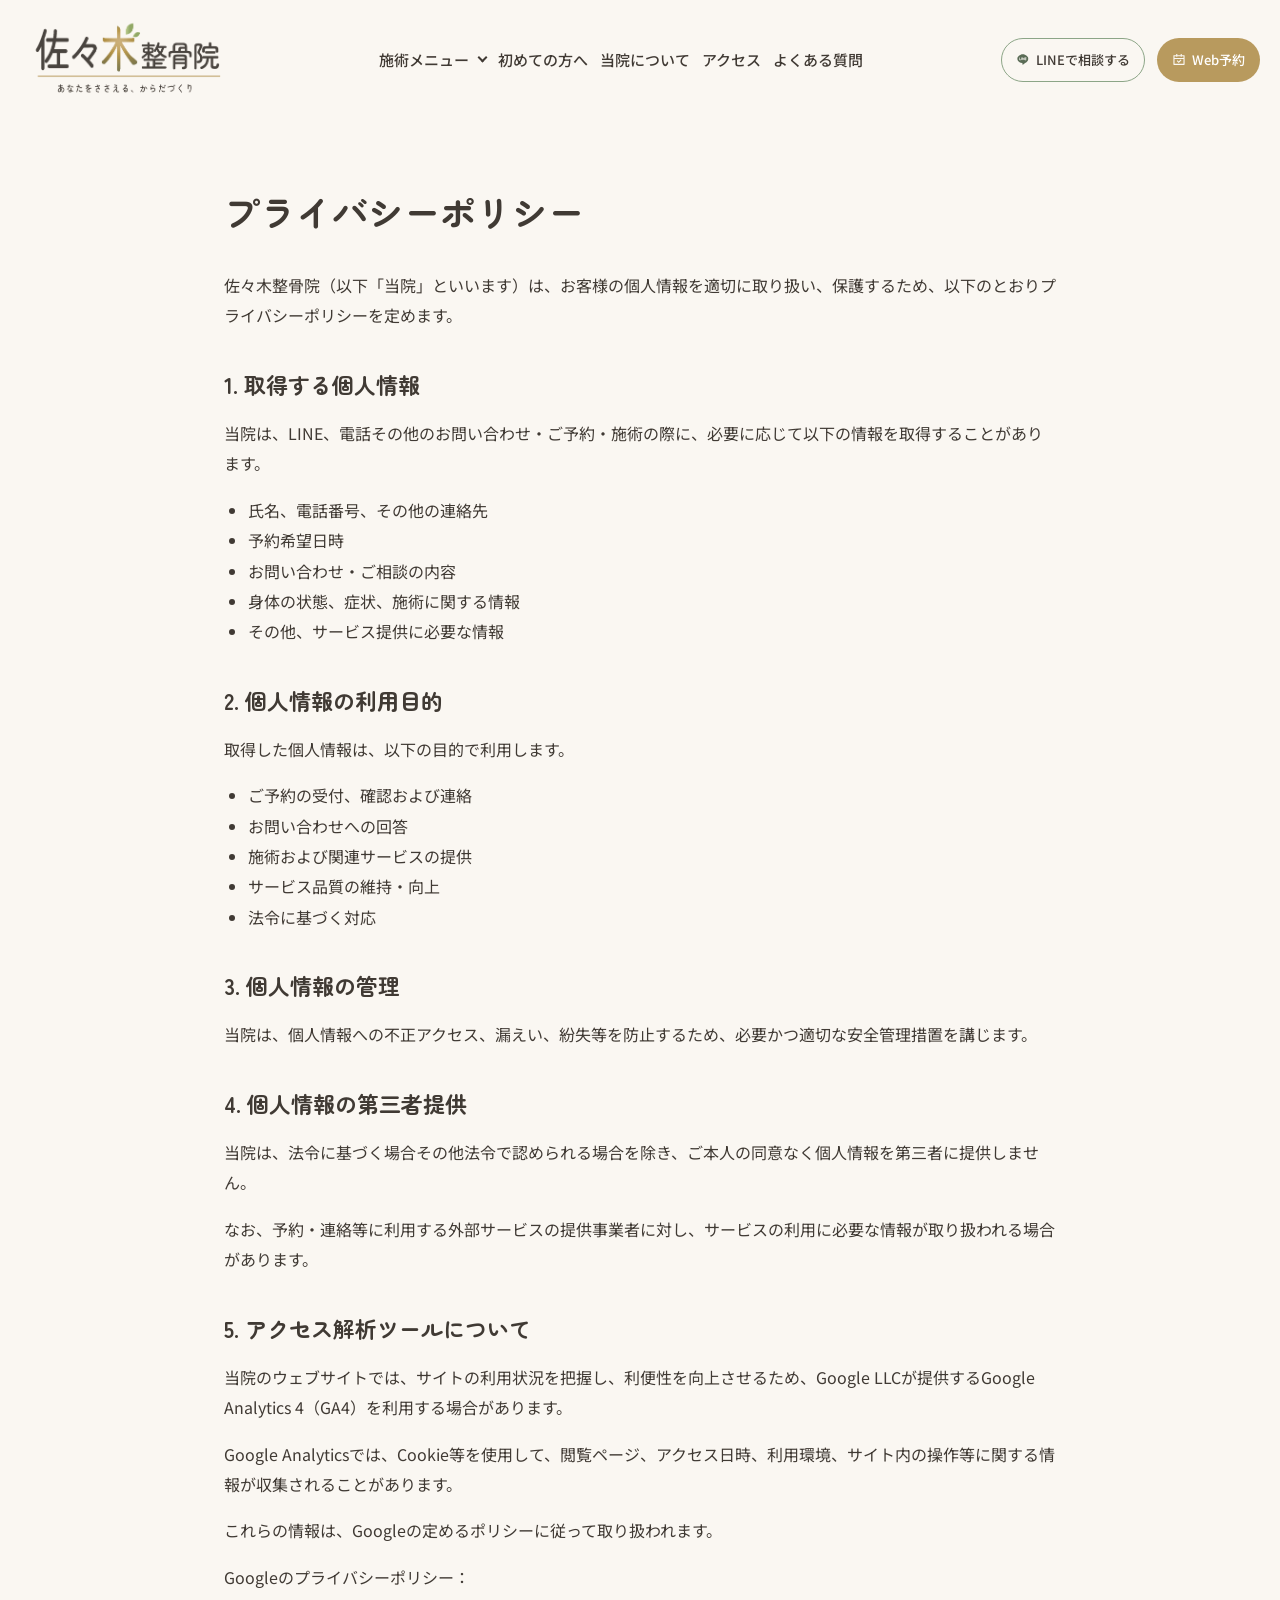
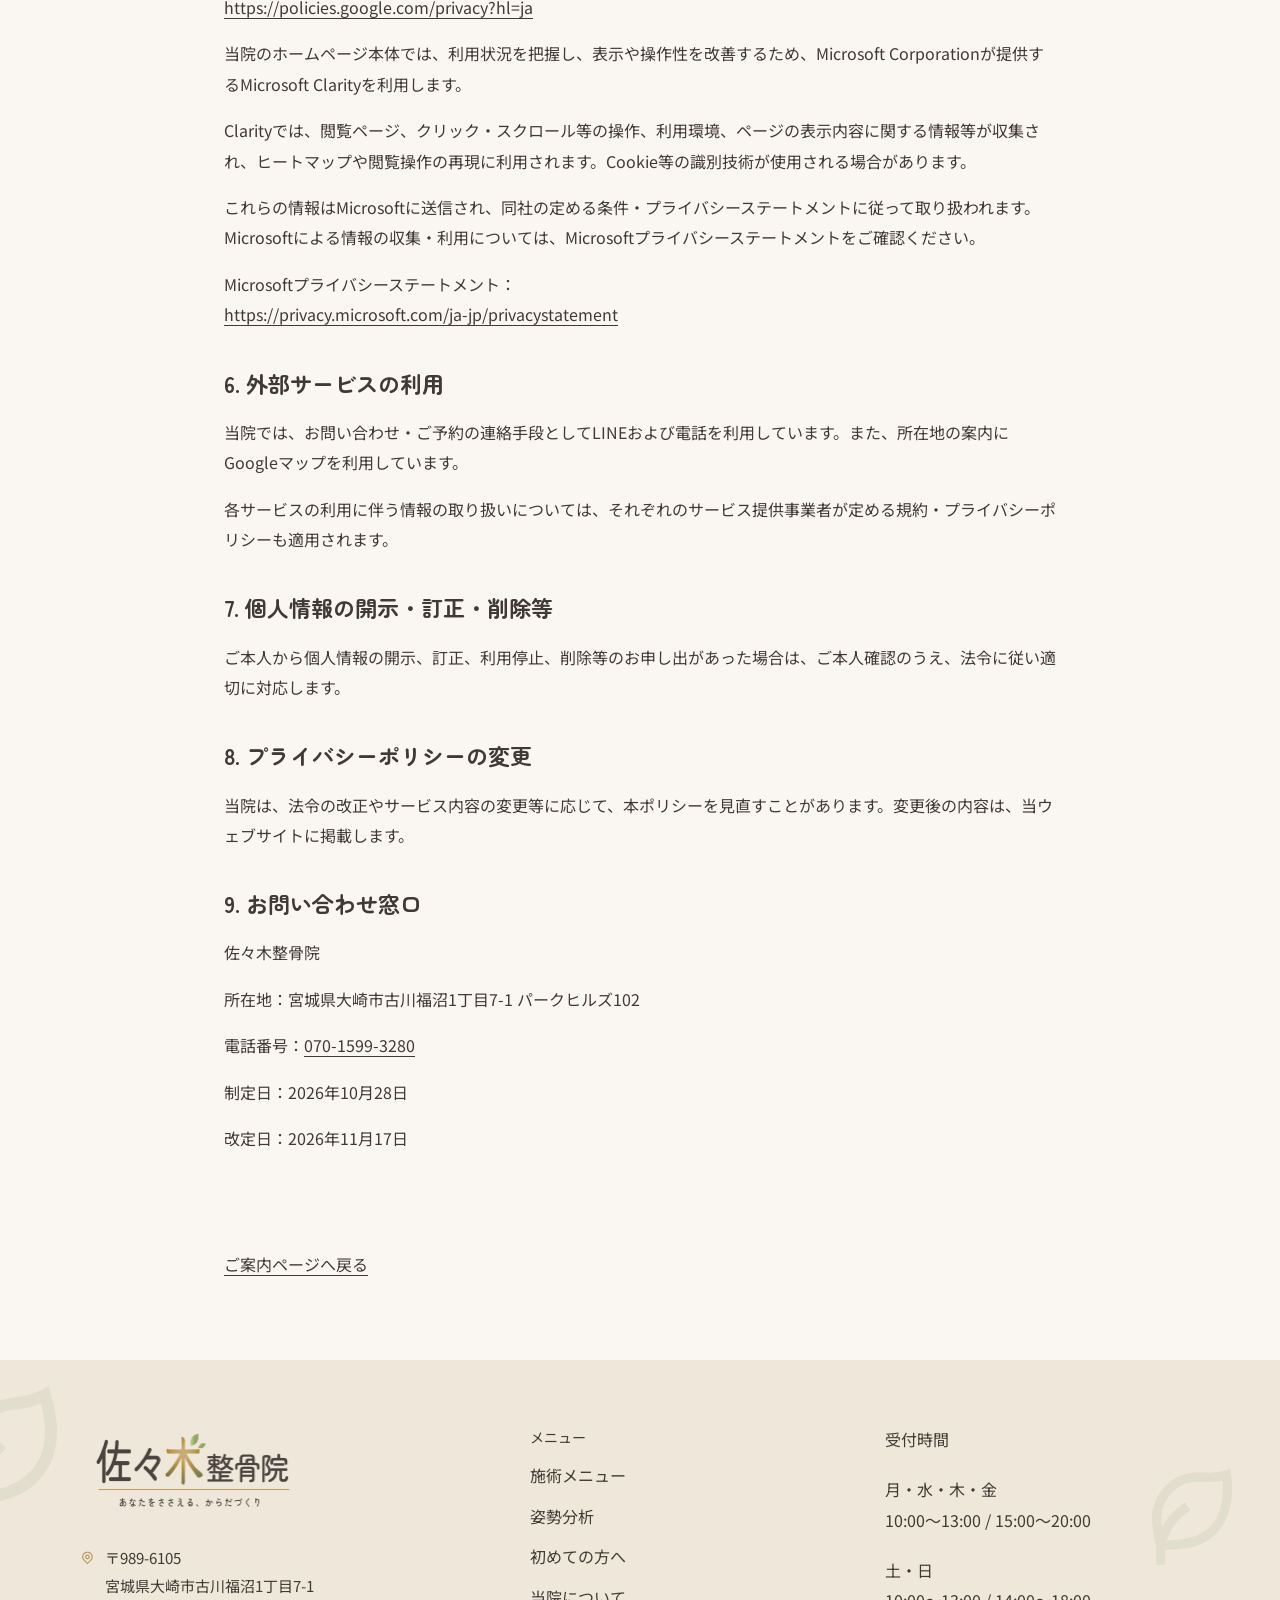
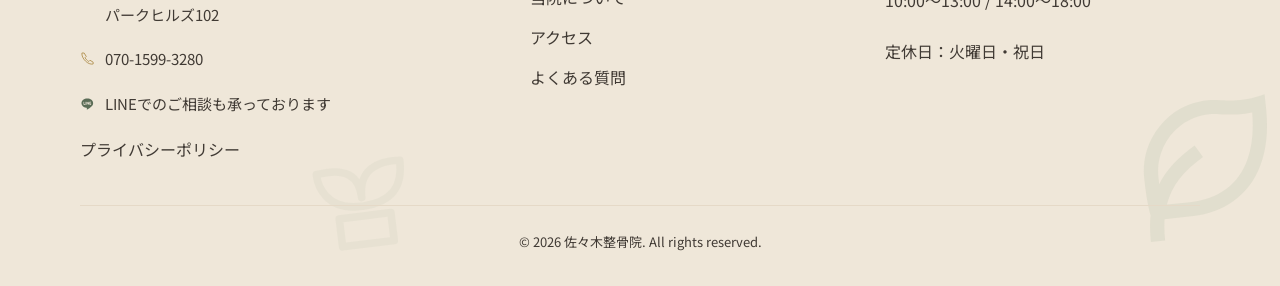
<file: privacy.html>
<!doctype html>
<html lang="ja">
<head>
  
  
  <meta charset="utf-8"><meta name="viewport" content="width=device-width, initial-scale=1">
    <!-- Site favicons -->
  <link rel="icon" type="image/png" sizes="96x96" href="/favicon-96x96.png">
  <link rel="icon" type="image/svg+xml" href="/favicon.svg">
  <link rel="shortcut icon" href="/favicon.ico">
  <link rel="apple-touch-icon" sizes="180x180" href="/apple-touch-icon.png">
  <link rel="manifest" href="/site.webmanifest">

  <link rel="canonical" href="https://sasaki-seikotsuin-majin.jp/privacy.html">
  <title>プライバシーポリシー｜佐々木整骨院</title>
  <meta name="description" content="佐々木整骨院のプライバシーポリシー。">
  
  <script>if(new URLSearchParams(location.search).get('export')==='1')document.documentElement.dataset.export='true';</script>
  <link rel="stylesheet" href="./assets/css/fonts.css">
  <link rel="stylesheet" href="./assets/css/tokens.css"><link rel="stylesheet" href="./assets/css/base.css"><link rel="stylesheet" href="./assets/css/components.css"><link rel="stylesheet" href="./assets/css/motion.css"><link rel="stylesheet" href="./assets/css/pages/privacy.css">
  <script type="module" src="./assets/js/main.js"></script>
</head>
<body class="page-privacy" data-clarity-mask="True">
  <a href="#main-content" class="skip-link">本文へ移動</a>
  <header class="site-header" data-header>
<div class="header-container">
  <a class="brand" href="./index.html" aria-label="佐々木整骨院 トップページ">

<img src="./images/site-footer__logo-image-d5512c13.png" alt="佐々木整骨院" class="" width="268" height="112" loading="eager" decoding="async">
</a>
  <nav class="desktop-nav" aria-label="メインナビゲーション" data-desktop-nav>
    <div class="dropdown-parent"><button class="nav-toggle" data-dropdown-toggle aria-expanded="false" aria-controls="desktop-dropdown">施術メニュー <span class="chevron" aria-hidden="true"></span></button>
    <div id="desktop-dropdown" class="desktop-dropdown" data-dropdown hidden><a href="./treatment.html">施術メニュー一覧</a><a href="./posture.html">姿勢分析</a><a href="./treatment.html#seitai">整体</a><a href="./treatment.html#ems">EMS</a><a href="./hydrogen.html">水素吸入</a><a href="./treatment.html#cupping">カッピング</a></div></div>
    <a href="./first.html">初めての方へ</a><a href="./index.html#about">当院について</a><a href="./index.html#access">アクセス</a><a href="./index.html#faq">よくある質問</a>
  </nav>
  <div class="header-actions">



<a class="button button--line" href="https://lin.ee/tBGermr" data-external="line" target="_blank" rel="noopener noreferrer"><img src="./images/icon-74-290.svg" class="icon " alt="" width="24" height="24">LINEで相談する<span class="sr-only">（新しいタブで開きます）</span></a>





<a class="button button--gold" href="https://kartie.jp/reserve/b808c520-d40a-11f1-b11e-e71fbdd4f46d" data-external="web" target="_blank" rel="noopener noreferrer"><img src="./images/icon-74-337.svg" class="icon " alt="" width="24" height="24">Web予約<span class="sr-only">（新しいタブで開きます）</span></a>

</div>
  <button class="menu-toggle" data-menu-toggle aria-expanded="false" aria-controls="mobile-menu" aria-label="メニューを開く"><span></span><span></span><span></span></button>
</div>
</header>
<div class="menu-overlay" data-menu-overlay hidden></div>
<div id="mobile-menu" class="mobile-menu" role="dialog" aria-modal="true" aria-label="サイトメニュー" tabindex="-1" data-mobile-menu hidden>
  <div class="mobile-menu__header"><a href="./index.html" aria-label="佐々木整骨院 トップページ">

<img src="./images/site-footer__logo-image-d5512c13.png" alt="佐々木整骨院" class="" width="192" height="80" loading="eager" decoding="async">
</a><button class="menu-close" data-menu-close aria-label="メニューを閉じる">×</button></div>
  <nav aria-label="スマートフォン用ナビゲーション"><button class="submenu-toggle" data-submenu-toggle aria-controls="mobile-submenu" aria-expanded="false">施術メニュー<span aria-hidden="true">＋</span></button><div id="mobile-submenu" class="mobile-submenu" hidden><a href="./treatment.html">施術メニュー一覧</a><a href="./posture.html">姿勢分析</a><a href="./treatment.html#seitai">整体</a><a href="./treatment.html#ems">EMS</a><a href="./hydrogen.html">水素吸入</a><a href="./treatment.html#cupping">カッピング</a></div><a class="mobile-nav-link" href="./first.html">初めての方へ</a><a class="mobile-nav-link" href="./index.html#about">当院について</a><a class="mobile-nav-link" href="./index.html#access">アクセス</a><a class="mobile-nav-link" href="./index.html#faq">よくある質問</a></nav>
  <p class="mobile-menu__label">ご予約・お問い合わせ</p><div class="mobile-menu__actions">



<a class="button button--gold" href="https://kartie.jp/reserve/b808c520-d40a-11f1-b11e-e71fbdd4f46d" data-external="web" target="_blank" rel="noopener noreferrer">Web予約<span class="sr-only">（新しいタブで開きます）</span></a>





<a class="button button--line" href="https://lin.ee/tBGermr" data-external="line" target="_blank" rel="noopener noreferrer"><img src="./images/icon-74-290.svg" class="icon " alt="" width="24" height="24">LINEで相談する<span class="sr-only">（新しいタブで開きます）</span></a>

<a class="button button--dark" href="tel:07015993280"><img src="./images/icon-74-372.svg" class="icon " alt="" width="24" height="24">電話でお問い合わせ</a></div>
</div>
<noscript><nav class="no-js-nav" aria-label="ページ一覧"><a href="./treatment.html">施術メニュー一覧</a><a href="./posture.html">姿勢分析</a><a href="./treatment.html#seitai">整体</a><a href="./treatment.html#ems">EMS</a><a href="./hydrogen.html">水素吸入</a><a href="./treatment.html#cupping">カッピング</a><a href="./first.html">初めての方へ</a><a href="./index.html#about">当院について</a><a href="./index.html#access">アクセス</a><a href="./index.html#faq">よくある質問</a></nav></noscript>

  <main id="main-content" tabindex="-1"><article class="privacy-policy" aria-labelledby="privacy-title">
  <h1 id="privacy-title">プライバシーポリシー</h1>
  <p>佐々木整骨院（以下「当院」といいます）は、お客様の個人情報を適切に取り扱い、保護するため、以下のとおりプライバシーポリシーを定めます。</p>
  <section><h2>1. 取得する個人情報</h2>
    <p>当院は、LINE、電話その他のお問い合わせ・ご予約・施術の際に、必要に応じて以下の情報を取得することがあります。</p>
    <ul><li>氏名、電話番号、その他の連絡先</li><li>予約希望日時</li><li>お問い合わせ・ご相談の内容</li><li>身体の状態、症状、施術に関する情報</li><li>その他、サービス提供に必要な情報</li></ul>
  </section>
  <section><h2>2. 個人情報の利用目的</h2>
    <p>取得した個人情報は、以下の目的で利用します。</p>
    <ul><li>ご予約の受付、確認および連絡</li><li>お問い合わせへの回答</li><li>施術および関連サービスの提供</li><li>サービス品質の維持・向上</li><li>法令に基づく対応</li></ul>
  </section>
  <section><h2>3. 個人情報の管理</h2><p>当院は、個人情報への不正アクセス、漏えい、紛失等を防止するため、必要かつ適切な安全管理措置を講じます。</p></section>
  <section><h2>4. 個人情報の第三者提供</h2>
    <p>当院は、法令に基づく場合その他法令で認められる場合を除き、ご本人の同意なく個人情報を第三者に提供しません。</p>
    <p>なお、予約・連絡等に利用する外部サービスの提供事業者に対し、サービスの利用に必要な情報が取り扱われる場合があります。</p>
  </section>
  <section><h2>5. アクセス解析ツールについて</h2>
    <p>当院のウェブサイトでは、サイトの利用状況を把握し、利便性を向上させるため、Google LLCが提供するGoogle Analytics 4（GA4）を利用する場合があります。</p>
    <p>Google Analyticsでは、Cookie等を使用して、閲覧ページ、アクセス日時、利用環境、サイト内の操作等に関する情報が収集されることがあります。</p>
    <p>これらの情報は、Googleの定めるポリシーに従って取り扱われます。</p>
    <p>Googleのプライバシーポリシー：<br><a href="https://policies.google.com/privacy?hl=ja" target="_blank" rel="noopener noreferrer">https://policies.google.com/privacy?hl=ja</a></p>
    <p>当院のホームページ本体では、利用状況を把握し、表示や操作性を改善するため、Microsoft Corporationが提供するMicrosoft Clarityを利用します。</p>
    <p>Clarityでは、閲覧ページ、クリック・スクロール等の操作、利用環境、ページの表示内容に関する情報等が収集され、ヒートマップや閲覧操作の再現に利用されます。Cookie等の識別技術が使用される場合があります。</p>
    <p>これらの情報はMicrosoftに送信され、同社の定める条件・プライバシーステートメントに従って取り扱われます。Microsoftによる情報の収集・利用については、Microsoftプライバシーステートメントをご確認ください。</p>
    <p>Microsoftプライバシーステートメント：<br><a href="https://privacy.microsoft.com/ja-jp/privacystatement" target="_blank" rel="noopener noreferrer">https://privacy.microsoft.com/ja-jp/privacystatement</a></p>
  </section>
  <section><h2>6. 外部サービスの利用</h2>
    <p>当院では、お問い合わせ・ご予約の連絡手段としてLINEおよび電話を利用しています。また、所在地の案内にGoogleマップを利用しています。</p>
    <p>各サービスの利用に伴う情報の取り扱いについては、それぞれのサービス提供事業者が定める規約・プライバシーポリシーも適用されます。</p>
  </section>
  <section><h2>7. 個人情報の開示・訂正・削除等</h2><p>ご本人から個人情報の開示、訂正、利用停止、削除等のお申し出があった場合は、ご本人確認のうえ、法令に従い適切に対応します。</p></section>
  <section><h2>8. プライバシーポリシーの変更</h2><p>当院は、法令の改正やサービス内容の変更等に応じて、本ポリシーを見直すことがあります。変更後の内容は、当ウェブサイトに掲載します。</p></section>
  <section><h2>9. お問い合わせ窓口</h2>
    <p>佐々木整骨院</p>
    <p>所在地：宮城県大崎市古川福沼1丁目7-1 パークヒルズ102</p>
    <p>電話番号：<a href="tel:07015993280">070-1599-3280</a></p>
    <p>制定日：2026年10月28日</p>
    <p>改定日：2026年11月17日</p>
  </section>
</article>

<nav class="privacy-policy privacy-return" aria-label="関連ページへの移動">
  <a href="/lp/">ご案内ページへ戻る</a>
</nav>
</main>
  <footer class="site-footer decorated" data-site-footer><div class="decorations" aria-hidden="true"><img class="leaf leaf--one" src="./images/icon-87-319.svg" alt=""><img class="leaf leaf--two" src="./images/icon-87-319.svg" alt=""><img class="leaf leaf--three" src="./images/icon-87-319.svg" alt=""><svg class="sprout" viewBox="0 0 100 120" fill="none"><path d="M48 74C14 74 10 49 10 40c28-4 39 6 39 26C49 40 68 34 88 36c0 25-12 37-39 38Zm-22 9h48v26H26z" stroke="currentColor" stroke-width="7" stroke-linejoin="round"/></svg></div><div class="container"><div class="footer-grid">
<div class="footer-contact"><a href="./index.html">

<img src="./images/site-footer__logo-image-d5512c13.png" alt="佐々木整骨院" class="footer-logo" width="230" height="96" loading="lazy" decoding="async">
</a><address><p><img src="./images/icon-87-852.svg" class="icon " alt="" width="24" height="24"><span>〒989-6105<br>宮城県大崎市古川福沼1丁目7-1<br>パークヒルズ102</span></p><p><svg class="icon" aria-hidden="true" viewBox="0 0 24 24" fill="none" stroke="currentColor" stroke-width="1.6" stroke-linecap="round" stroke-linejoin="round"><path d="m7 3 3 5-2 2c2 3 3 4 6 6l2-2 5 3v3c-8 2-19-9-18-17z"/></svg><a href="tel:07015993280">070-1599-3280</a></p><p><img src="./images/icon-74-290.svg" class="icon " alt="" width="24" height="24"><span>LINEでのご相談も承っております</span></p></address></div>
<nav class="footer-nav" aria-label="フッターメニュー"><p>メニュー</p><a href="./treatment.html">施術メニュー</a><a href="./posture.html">姿勢分析</a><a href="./first.html">初めての方へ</a><a href="./index.html#about">当院について</a><a href="./index.html#access">アクセス</a><a href="./index.html#faq">よくある質問</a></nav>
<div class="footer-hours"><p>受付時間</p><p>月・水・木・金<br>10:00〜13:00 / 15:00〜20:00</p><p>土・日<br>10:00〜13:00 / 14:00〜18:00</p><p>定休日：火曜日・祝日</p></div>
</div><p><a href="./privacy.html">プライバシーポリシー</a></p><p class="copyright">© 2026 佐々木整骨院. <span class="text-phrase">All rights reserved.</span></p></div></footer>

</body></html>
</file>
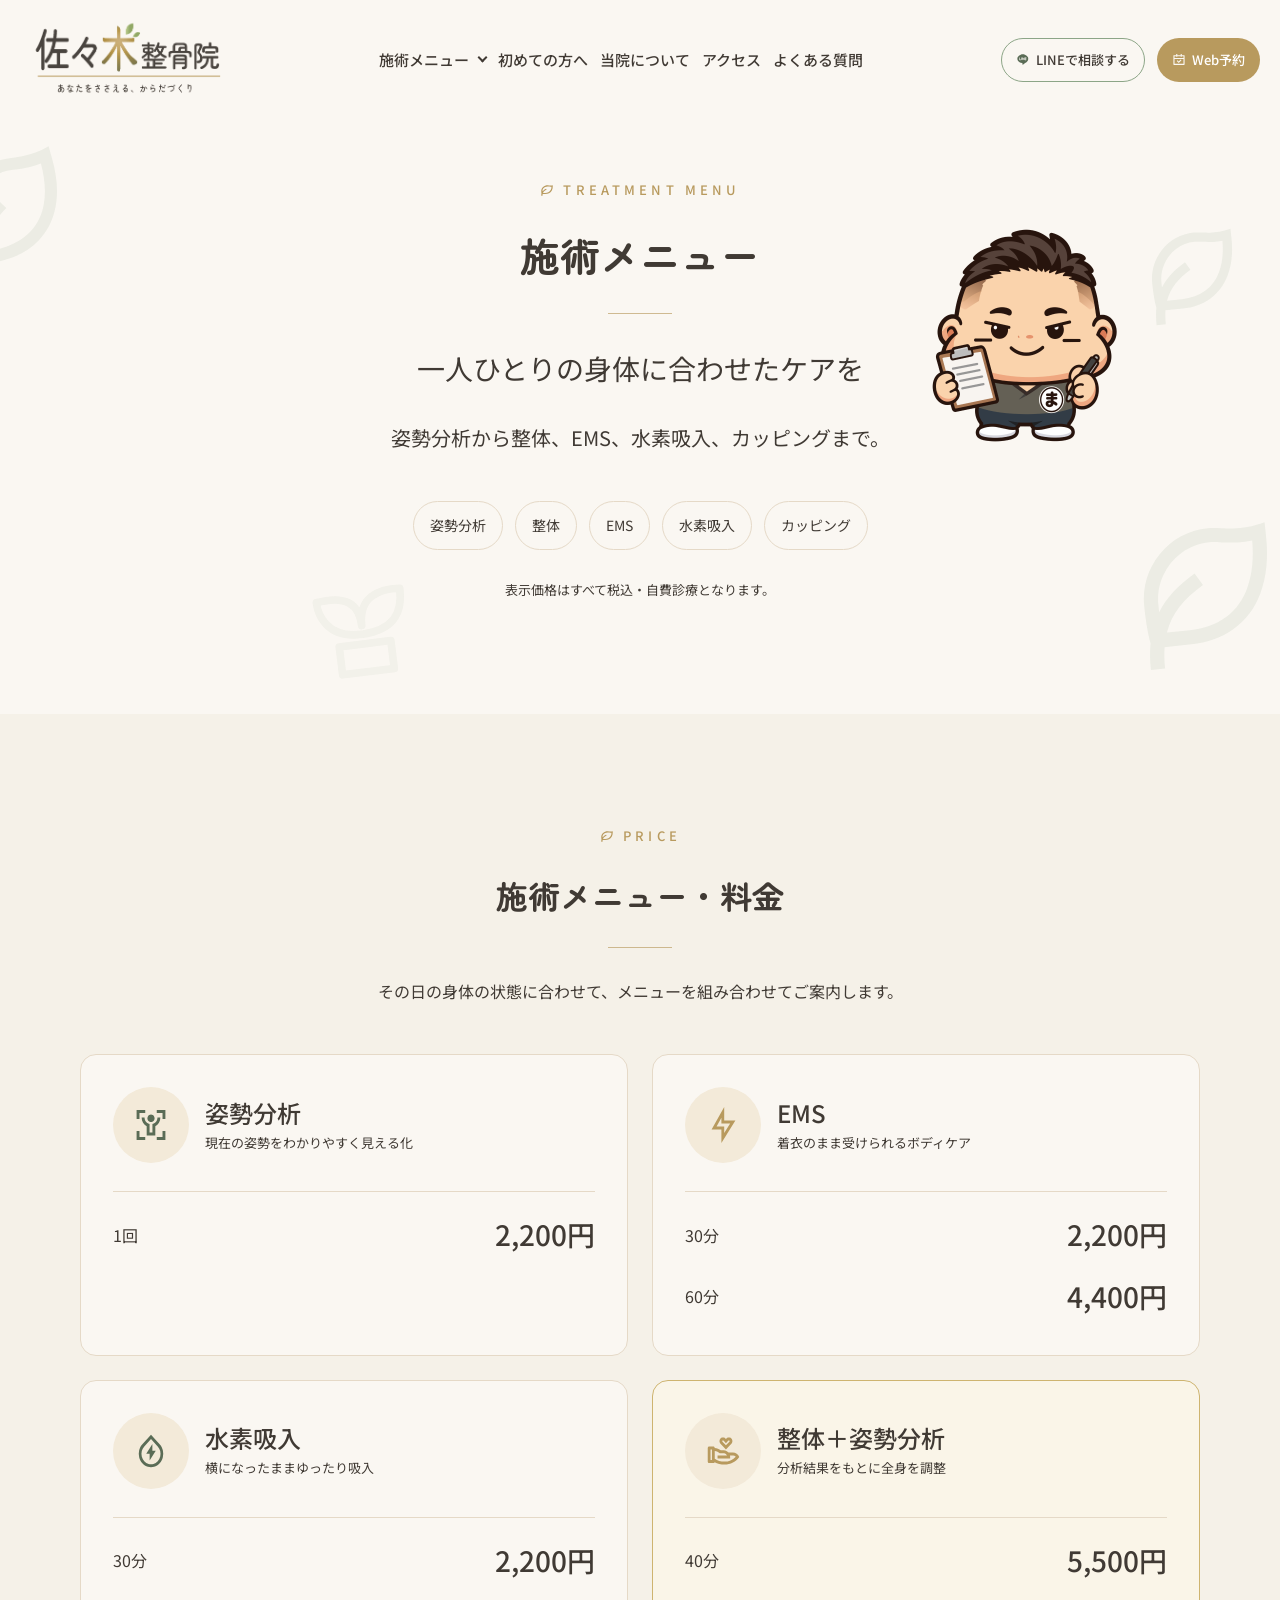
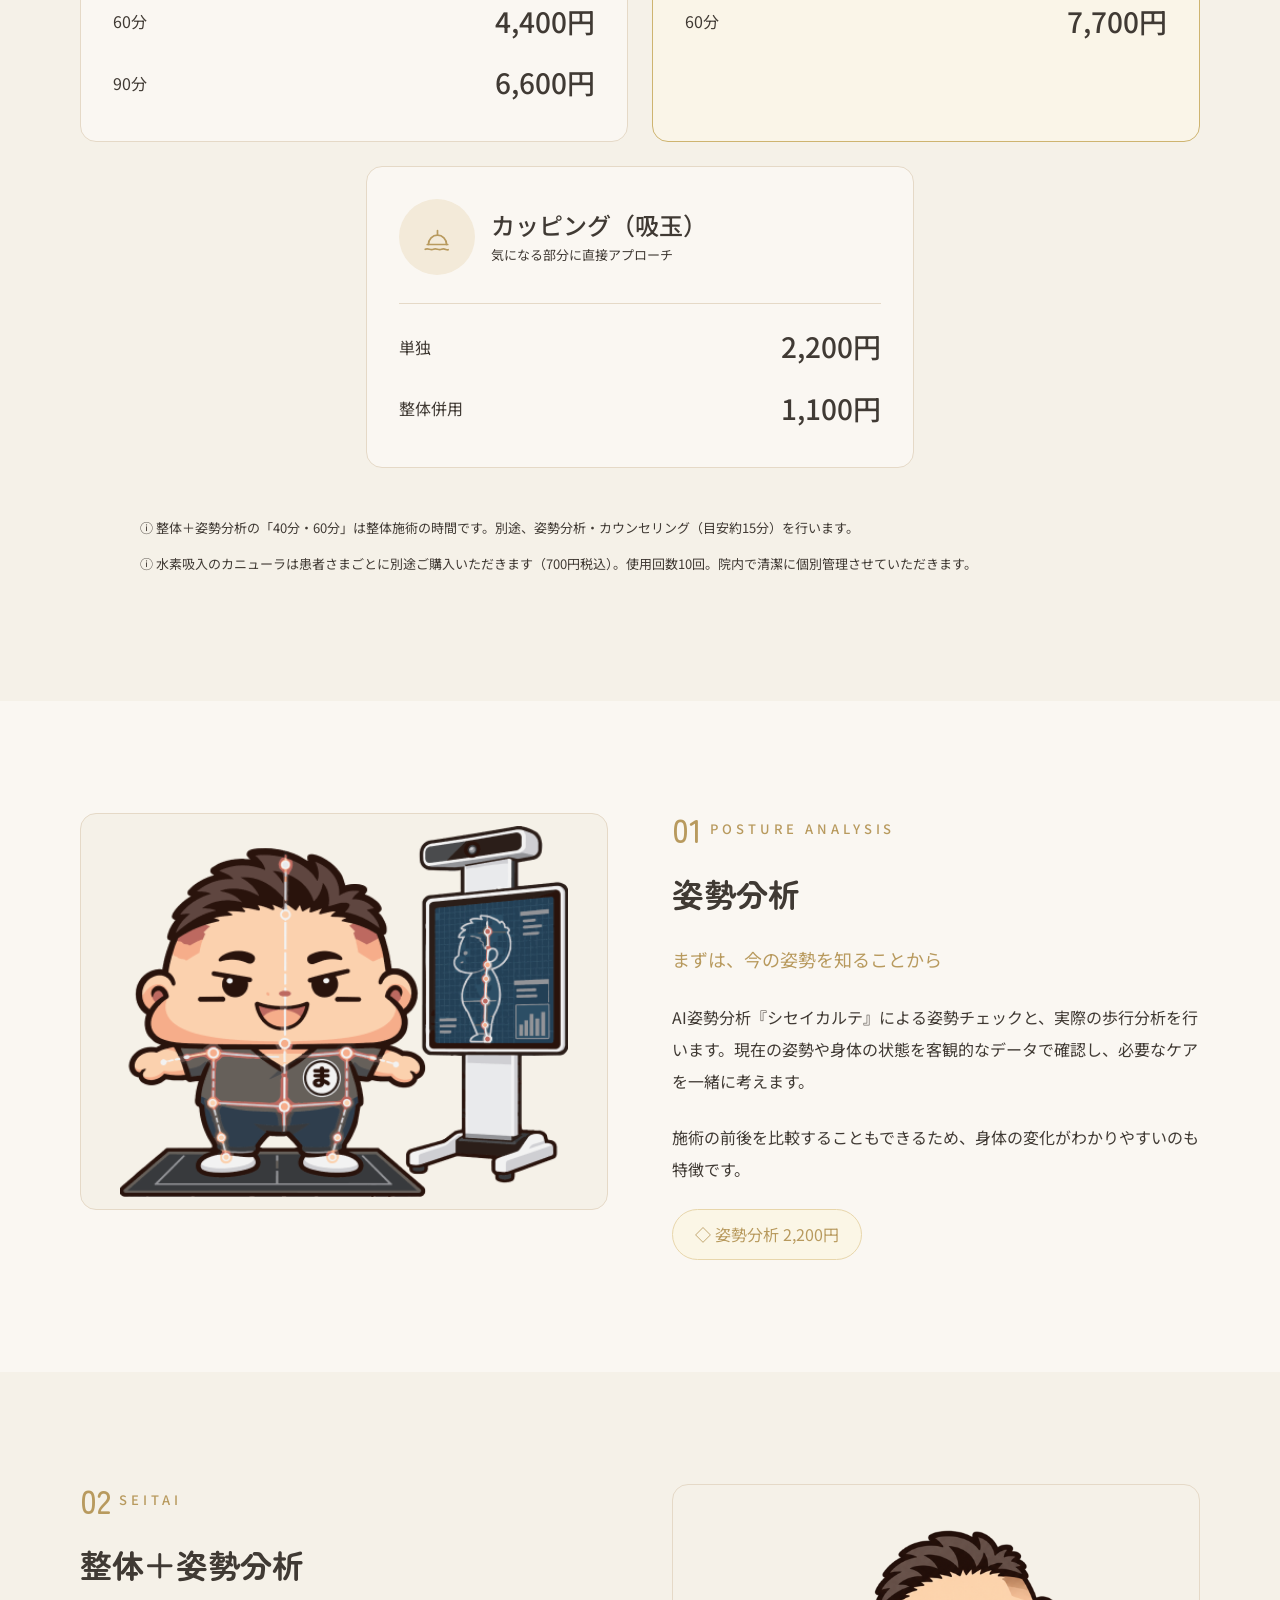
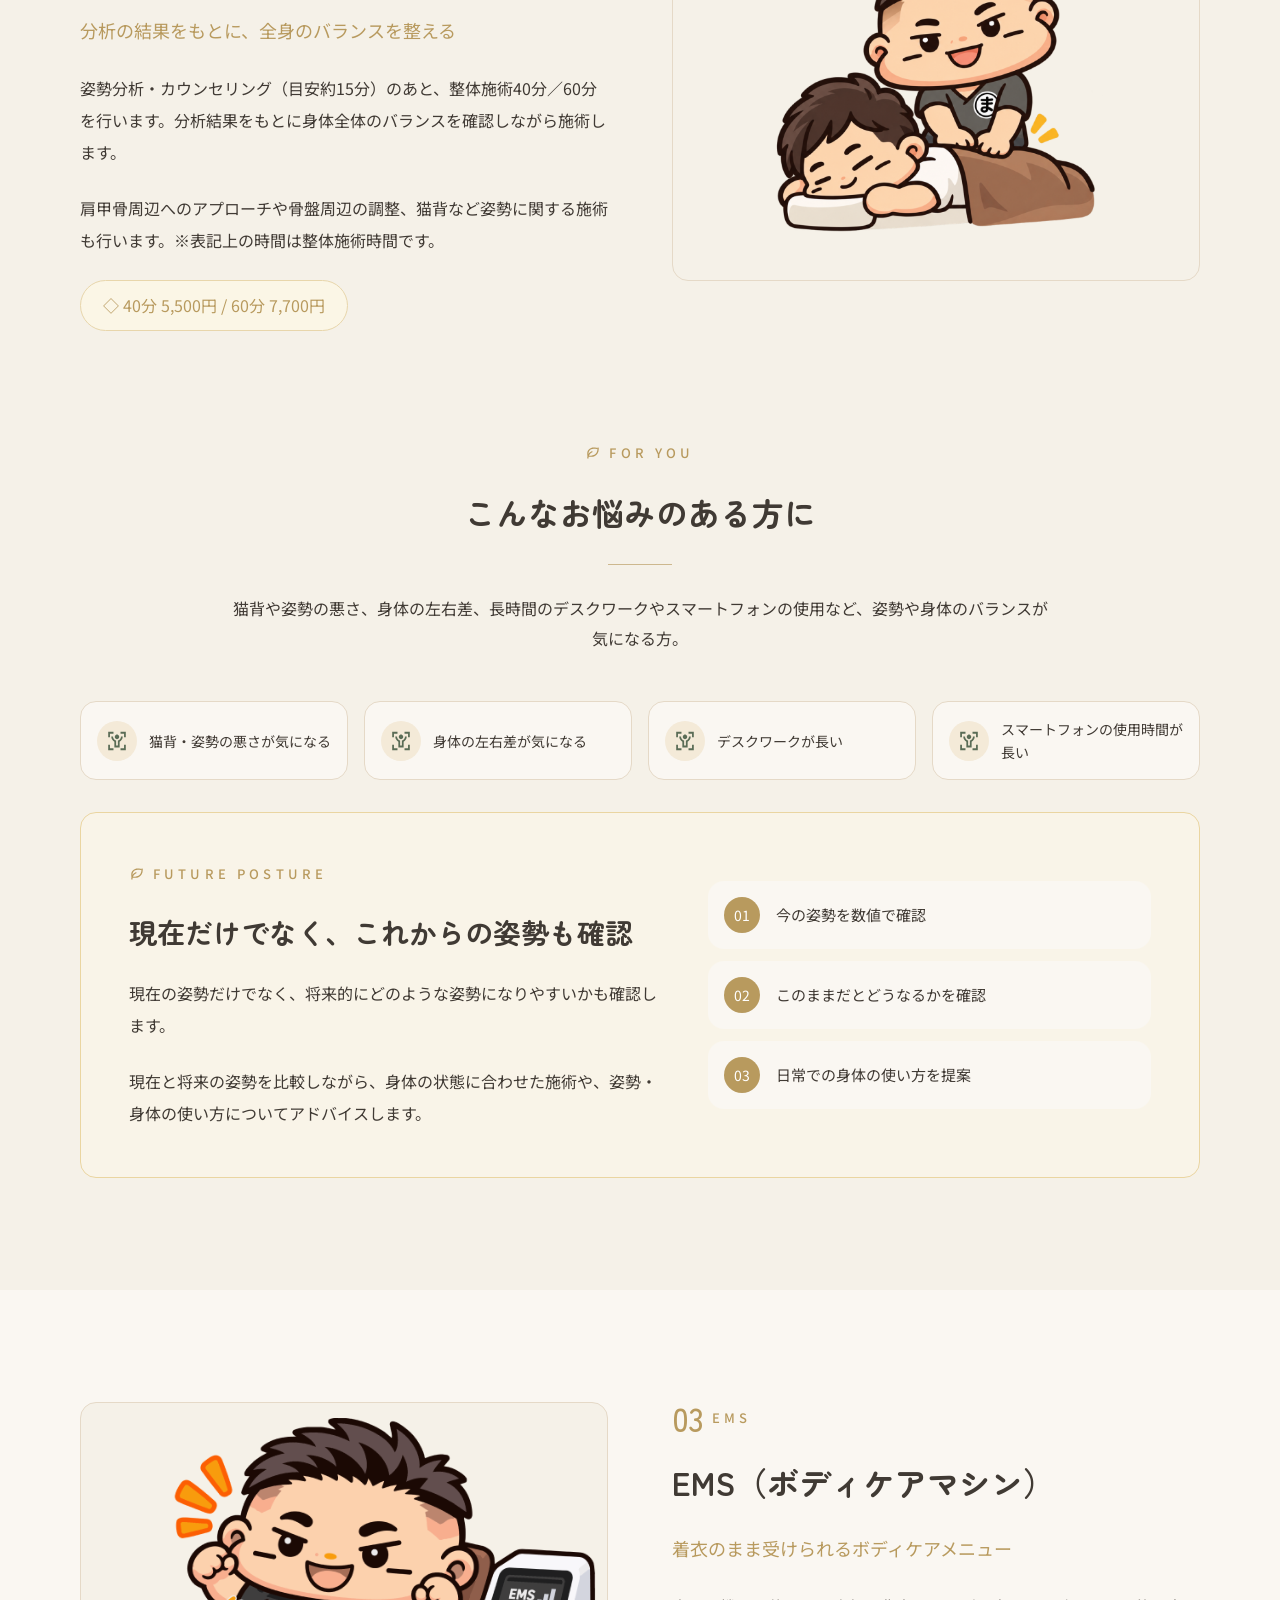
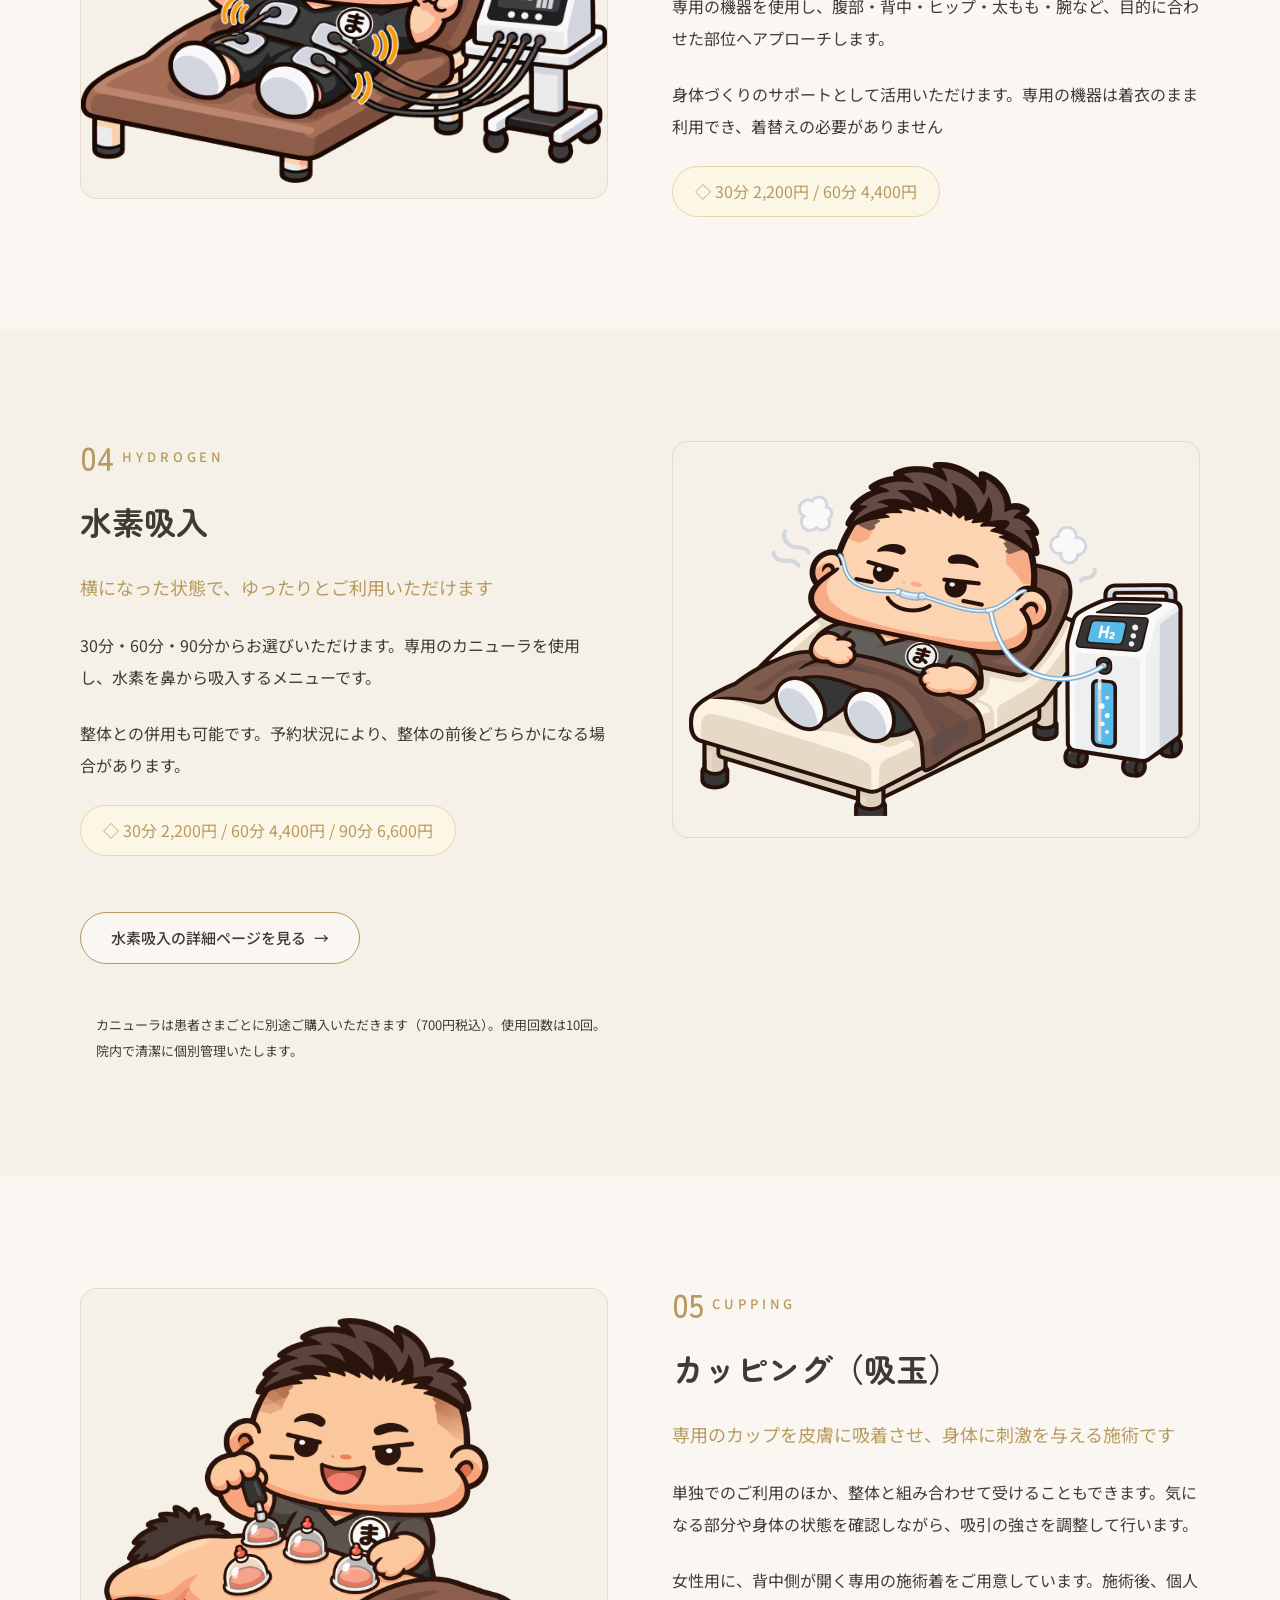
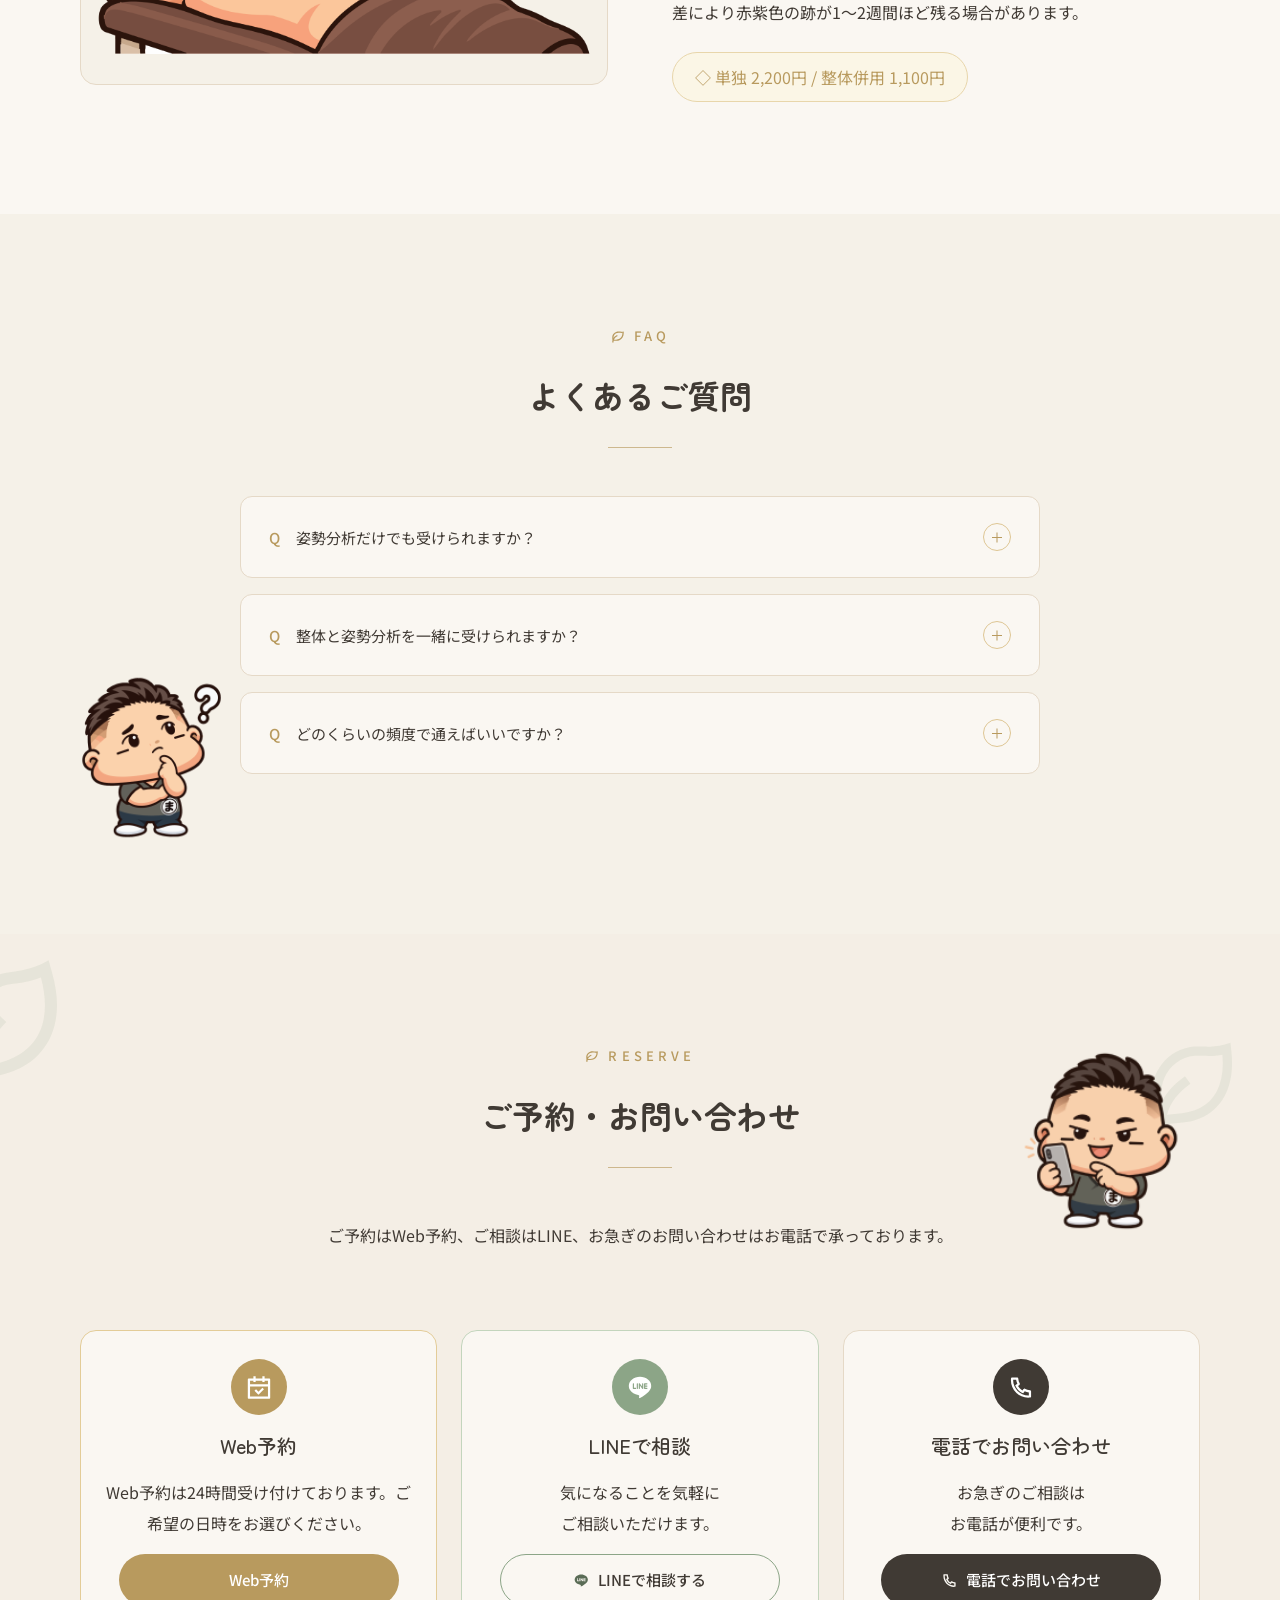
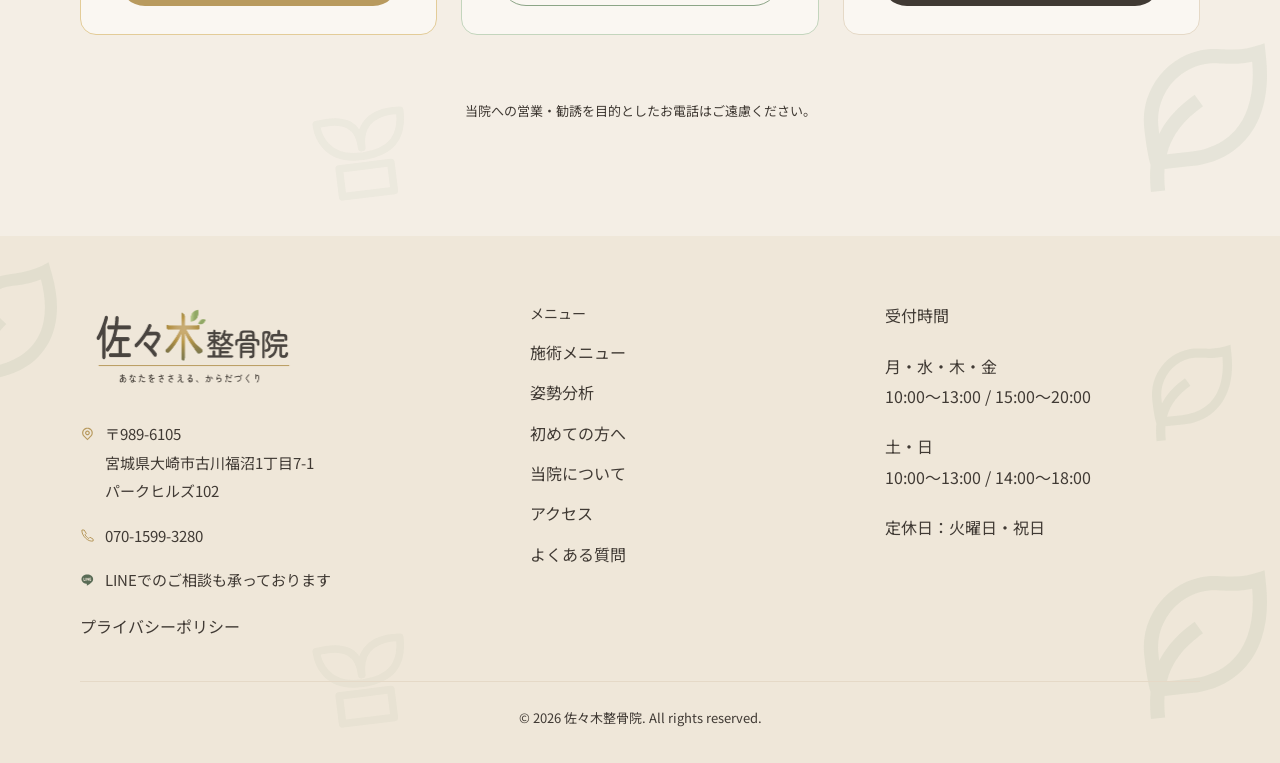
<file: treatment.html>
<!doctype html>
<html lang="ja">
<head>
  
  
  <!-- Microsoft Clarity: production HP only; disabled in previews. -->
  <script data-clarity-loader>
    (function () {
      const preview = false;
      if (preview || location.protocol !== 'https:' ||
          !['sasaki-seikotsuin-majin.jp', 'www.sasaki-seikotsuin-majin.jp'].includes(location.hostname) ||
          !/^\/(?:index\.html|first\.html|posture\.html|treatment\.html|hydrogen\.html)?$/.test(location.pathname) ||
          window.clarity ||
          document.querySelector('script[src*="clarity.ms/tag/"]')) return;
      (function(c,l,a,r,i,t,y){
        c[a]=c[a]||function(){(c[a].q=c[a].q||[]).push(arguments)};
        t=l.createElement(r);t.async=1;t.src="https://www.clarity.ms/tag/"+i;
        y=l.getElementsByTagName(r)[0];y.parentNode.insertBefore(t,y);
      })(window, document, "clarity", "script", "z3rdyp1rtb");
    })();
  </script>
  
  <meta charset="utf-8"><meta name="viewport" content="width=device-width, initial-scale=1">
    <!-- Site favicons -->
  <link rel="icon" type="image/png" sizes="96x96" href="/favicon-96x96.png">
  <link rel="icon" type="image/svg+xml" href="/favicon.svg">
  <link rel="shortcut icon" href="/favicon.ico">
  <link rel="apple-touch-icon" sizes="180x180" href="/apple-touch-icon.png">
  <link rel="manifest" href="/site.webmanifest">

  <link rel="canonical" href="https://sasaki-seikotsuin-majin.jp/treatment.html">
  <title>施術メニュー｜佐々木整骨院</title>
  <meta name="description" content="佐々木整骨院の施術メニューと料金。姿勢分析、整体、EMS、水素吸入、カッピングをご案内します。">
  
  <script>if(new URLSearchParams(location.search).get('export')==='1')document.documentElement.dataset.export='true';</script>
  <link rel="stylesheet" href="./assets/css/fonts.css">
  <link rel="stylesheet" href="./assets/css/tokens.css"><link rel="stylesheet" href="./assets/css/base.css"><link rel="stylesheet" href="./assets/css/components.css"><link rel="stylesheet" href="./assets/css/motion.css"><link rel="stylesheet" href="./assets/css/pages/treatment.css">
  <script type="module" src="./assets/js/main.js"></script>
</head>
<body class="page-treatment" data-clarity-mask="True">
  <a href="#main-content" class="skip-link">本文へ移動</a>
  <header class="site-header" data-header>
<div class="header-container">
  <a class="brand" href="./index.html" aria-label="佐々木整骨院 トップページ">

<img src="./images/site-footer__logo-image-d5512c13.png" alt="佐々木整骨院" class="" width="268" height="112" loading="eager" decoding="async">
</a>
  <nav class="desktop-nav" aria-label="メインナビゲーション" data-desktop-nav>
    <div class="dropdown-parent"><button class="nav-toggle" data-dropdown-toggle aria-expanded="false" aria-controls="desktop-dropdown">施術メニュー <span class="chevron" aria-hidden="true"></span></button>
    <div id="desktop-dropdown" class="desktop-dropdown" data-dropdown hidden><a href="./treatment.html" aria-current="page">施術メニュー一覧</a><a href="./posture.html">姿勢分析</a><a href="./treatment.html#seitai">整体</a><a href="./treatment.html#ems">EMS</a><a href="./hydrogen.html">水素吸入</a><a href="./treatment.html#cupping">カッピング</a></div></div>
    <a href="./first.html">初めての方へ</a><a href="./index.html#about">当院について</a><a href="./index.html#access">アクセス</a><a href="./index.html#faq">よくある質問</a>
  </nav>
  <div class="header-actions">



<a class="button button--line" href="https://lin.ee/tBGermr" data-external="line" target="_blank" rel="noopener noreferrer"><img src="./images/icon-74-290.svg" class="icon " alt="" width="24" height="24">LINEで相談する<span class="sr-only">（新しいタブで開きます）</span></a>





<a class="button button--gold" href="https://kartie.jp/reserve/b808c520-d40a-11f1-b11e-e71fbdd4f46d" data-external="web" target="_blank" rel="noopener noreferrer"><img src="./images/icon-74-337.svg" class="icon " alt="" width="24" height="24">Web予約<span class="sr-only">（新しいタブで開きます）</span></a>

</div>
  <button class="menu-toggle" data-menu-toggle aria-expanded="false" aria-controls="mobile-menu" aria-label="メニューを開く"><span></span><span></span><span></span></button>
</div>
</header>
<div class="menu-overlay" data-menu-overlay hidden></div>
<div id="mobile-menu" class="mobile-menu" role="dialog" aria-modal="true" aria-label="サイトメニュー" tabindex="-1" data-mobile-menu hidden>
  <div class="mobile-menu__header"><a href="./index.html" aria-label="佐々木整骨院 トップページ">

<img src="./images/site-footer__logo-image-d5512c13.png" alt="佐々木整骨院" class="" width="192" height="80" loading="eager" decoding="async">
</a><button class="menu-close" data-menu-close aria-label="メニューを閉じる">×</button></div>
  <nav aria-label="スマートフォン用ナビゲーション"><button class="submenu-toggle" data-submenu-toggle aria-controls="mobile-submenu" aria-expanded="false">施術メニュー<span aria-hidden="true">＋</span></button><div id="mobile-submenu" class="mobile-submenu" hidden><a href="./treatment.html" aria-current="page">施術メニュー一覧</a><a href="./posture.html">姿勢分析</a><a href="./treatment.html#seitai">整体</a><a href="./treatment.html#ems">EMS</a><a href="./hydrogen.html">水素吸入</a><a href="./treatment.html#cupping">カッピング</a></div><a class="mobile-nav-link" href="./first.html">初めての方へ</a><a class="mobile-nav-link" href="./index.html#about">当院について</a><a class="mobile-nav-link" href="./index.html#access">アクセス</a><a class="mobile-nav-link" href="./index.html#faq">よくある質問</a></nav>
  <p class="mobile-menu__label">ご予約・お問い合わせ</p><div class="mobile-menu__actions">



<a class="button button--gold" href="https://kartie.jp/reserve/b808c520-d40a-11f1-b11e-e71fbdd4f46d" data-external="web" target="_blank" rel="noopener noreferrer">Web予約<span class="sr-only">（新しいタブで開きます）</span></a>





<a class="button button--line" href="https://lin.ee/tBGermr" data-external="line" target="_blank" rel="noopener noreferrer"><img src="./images/icon-74-290.svg" class="icon " alt="" width="24" height="24">LINEで相談する<span class="sr-only">（新しいタブで開きます）</span></a>

<a class="button button--dark" href="tel:07015993280"><img src="./images/icon-74-372.svg" class="icon " alt="" width="24" height="24">電話でお問い合わせ</a></div>
</div>
<noscript><nav class="no-js-nav" aria-label="ページ一覧"><a href="./treatment.html">施術メニュー一覧</a><a href="./posture.html">姿勢分析</a><a href="./treatment.html#seitai">整体</a><a href="./treatment.html#ems">EMS</a><a href="./hydrogen.html">水素吸入</a><a href="./treatment.html#cupping">カッピング</a><a href="./first.html">初めての方へ</a><a href="./index.html#about">当院について</a><a href="./index.html#access">アクセス</a><a href="./index.html#faq">よくある質問</a></nav></noscript>

  <main id="main-content" tabindex="-1">

<section class="page-hero treatment-hero decorated" aria-labelledby="page-title"><div class="decorations" aria-hidden="true"><img class="leaf leaf--one" src="./images/icon-87-319.svg" alt=""><img class="leaf leaf--two" src="./images/icon-87-319.svg" alt=""><img class="leaf leaf--three" src="./images/icon-87-319.svg" alt=""><svg class="sprout" viewBox="0 0 100 120" fill="none"><path d="M48 74C14 74 10 49 10 40c28-4 39 6 39 26C49 40 68 34 88 36c0 25-12 37-39 38Zm-22 9h48v26H26z" stroke="currentColor" stroke-width="7" stroke-linejoin="round"/></svg></div><div class="container"><div class="page-hero__title"><p class="eyebrow"><img src="./images/icon-87-364.svg" class="icon " alt="" width="24" height="24">TREATMENT MENU</p><h1 id="page-title">施術メニュー</h1><span class="heading-rule"></span>

<img src="./images/majinkun_treatment-hero_karte-8cb8e347.png" alt="" class="page-hero__image" width="230" height="230" loading="eager" decoding="async">
</div><p class="page-hero__lead"><span class="text-phrase">一人ひとりの身体に</span><span class="text-phrase">合わせたケアを</span></p><p class="treatment-description">姿勢分析から整体、EMS、水素吸入、<span class="treatment-description__ending">カッピングまで。</span></p><nav class="treatment-tabs" aria-label="施術メニュー内の移動"><a href="./treatment.html#posture">姿勢分析</a><a href="./treatment.html#seitai">整体</a><a href="./treatment.html#ems">EMS</a><a href="./treatment.html#hydrogen">水素吸入</a><a href="./treatment.html#cupping">カッピング</a></nav><p class="notes">表示価格はすべて税込・自費診療となります。</p></div></section>



<section class="section section--beige treatment-price" data-reveal><div class="container">
<div class="section-heading center">
  <p class="eyebrow"><img src="./images/icon-87-364.svg" class="icon " alt="" width="24" height="24"> PRICE</p>
  <h2>施術メニュー・料金</h2><span class="heading-rule" aria-hidden="true"></span>
  <p class="section-lead">その日の身体の状態に合わせて、メニューを組み合わせてご案内します。</p>
</div>
<div class="treatment-price-grid"><article class="card price-group"><div class="price-group__title"><span class="round-icon"><img src="./images/icon-87-589.svg" class="icon " alt="" width="24" height="24"></span><div><h3>姿勢分析</h3><p>現在の姿勢をわかりやすく見える化</p></div></div><dl><div><dt>1回</dt><dd>2,200円</dd></div></dl></article><article class="card price-group"><div class="price-group__title"><span class="round-icon"><img src="./images/icon-87-336.svg" class="icon " alt="" width="24" height="24"></span><div><h3>EMS</h3><p>着衣のまま受けられるボディケア</p></div></div><dl><div><dt>30分</dt><dd>2,200円</dd></div><div><dt>60分</dt><dd>4,400円</dd></div></dl></article><article class="card price-group"><div class="price-group__title"><span class="round-icon"><img src="./images/icon-87-385.svg" class="icon " alt="" width="24" height="24"></span><div><h3>水素吸入</h3><p>横になったままゆったり吸入</p></div></div><dl><div><dt>30分</dt><dd>2,200円</dd></div><div><dt>60分</dt><dd>4,400円</dd></div><div><dt>90分</dt><dd>6,600円</dd></div></dl></article><article class="card price-group"><div class="price-group__title"><span class="round-icon"><img src="./images/icon-87-331.svg" class="icon " alt="" width="24" height="24"></span><div><h3>整体＋姿勢分析</h3><p>分析結果をもとに全身を調整</p></div></div><dl><div><dt>40分</dt><dd>5,500円</dd></div><div><dt>60分</dt><dd>7,700円</dd></div></dl></article><article class="card price-group"><div class="price-group__title"><span class="round-icon"><img src="./images/icon-87-346.svg" class="icon " alt="" width="24" height="24"></span><div><h3>カッピング（吸玉）</h3><p>気になる部分に直接アプローチ</p></div></div><dl><div><dt>単独</dt><dd>2,200円</dd></div><div><dt>整体併用</dt><dd>1,100円</dd></div></dl></article></div><div class="notes treatment-price-notes"><p>ⓘ 整体＋姿勢分析の「40分・60分」は整体施術の時間です。別途、姿勢分析・カウンセリング（目安約15分）を行います。</p><p>ⓘ 水素吸入のカニューラは患者さまごとに別途ご購入いただきます（700円税込）。使用回数10回。院内で清潔に個別管理させていただきます。</p></div></div></section>


<section class="section treatment-detail" id="posture" data-reveal><div class="container two-columns"><div class="feature-image">

<img src="./images/majinkun_posture-hero_analysis-4159f8e6.png" alt="" class="" width="426" height="352" loading="lazy" decoding="async">
</div><div class="copy"><p class="eyebrow detail-number"><span>01</span>POSTURE ANALYSIS</p><h2>姿勢分析</h2><p class="detail-lead">まずは、今の姿勢を知ることから</p><p>AI姿勢分析『シセイカルテ』による姿勢チェックと、実際の歩行分析を行います。現在の姿勢や身体の状態を客観的なデータで確認し、必要なケアを一緒に考えます。</p><p>施術の前後を比較することもできるため、身体の変化がわかりやすいのも特徴です。</p><p class="pill">◇ 姿勢分析 2,200円</p></div></div></section>


<section class="section treatment-detail section--beige" id="seitai" data-reveal><div class="container two-columns detail-reverse"><div class="feature-image">

<img src="./images/majinkun_other-menu_treatment-8772f2e1.png" alt="" class="" width="630" height="576" loading="lazy" decoding="async">
</div><div class="copy"><p class="eyebrow detail-number"><span>02</span>SEITAI</p><h2>整体＋姿勢分析</h2><p class="detail-lead">分析の結果をもとに、全身のバランスを整える</p><p>姿勢分析・カウンセリング（目安約15分）のあと、整体施術40分／60分を行います。分析結果をもとに身体全体のバランスを確認しながら施術します。</p><p>肩甲骨周辺へのアプローチや骨盤周辺の調整、猫背など姿勢に関する施術も行います。※表記上の時間は整体施術時間です。</p><p class="pill">◇ 40分 5,500円 / 60分 7,700円</p></div></div></section>


<section class="section treatment-concerns section--beige" data-reveal><div class="container">
<div class="section-heading center">
  <p class="eyebrow"><img src="./images/icon-87-364.svg" class="icon " alt="" width="24" height="24"> FOR YOU</p>
  <h2>こんなお悩みのある方に</h2><span class="heading-rule" aria-hidden="true"></span>
  
</div>
<p class="section-lead treatment-concerns__lead">猫背や姿勢の悪さ、身体の左右差、長時間のデスクワークやスマートフォンの使用など、姿勢や身体のバランスが<span class="text-phrase">気になる方。</span></p><ul class="concern-list"><li class="concern-item"><span class="round-icon"><img src="./images/icon-87-589.svg" class="icon " alt="" width="24" height="24"></span>猫背・姿勢の悪さが気になる</li><li class="concern-item"><span class="round-icon"><img src="./images/icon-87-589.svg" class="icon " alt="" width="24" height="24"></span>身体の左右差が気になる</li><li class="concern-item"><span class="round-icon"><img src="./images/icon-87-589.svg" class="icon " alt="" width="24" height="24"></span>デスクワークが長い</li><li class="concern-item"><span class="round-icon"><img src="./images/icon-87-589.svg" class="icon " alt="" width="24" height="24"></span>スマートフォンの使用時間が長い</li></ul>


<div class="future-posture"><div class="copy">
<div class="section-heading left">
  <p class="eyebrow"><img src="./images/icon-87-364.svg" class="icon " alt="" width="24" height="24"> FUTURE POSTURE</p>
  <h2>現在だけでなく、これからの姿勢も確認</h2><span class="heading-rule" aria-hidden="true"></span>
  
</div>
<p>現在の姿勢だけでなく、将来的にどのような姿勢になりやすいかも確認します。</p><p>現在と将来の姿勢を比較しながら、身体の状態に合わせた施術や、姿勢・身体の使い方についてアドバイスします。</p></div><ol><li><span>01</span>今の姿勢を数値で確認</li><li><span>02</span>このままだとどうなるかを確認</li><li><span>03</span>日常での身体の使い方を提案</li></ol></div></div></section>


<section class="section treatment-detail" id="ems" data-reveal><div class="container two-columns"><div class="feature-image">

<img src="./images/majinkun_other-menu_ems-f6d6d370.png" alt="" class="" width="618" height="428" loading="lazy" decoding="async">
</div><div class="copy"><p class="eyebrow detail-number"><span>03</span>EMS</p><h2>EMS（ボディケアマシン）</h2><p class="detail-lead">着衣のまま受けられるボディケアメニュー</p><p>専用の機器を使用し、腹部・背中・ヒップ・太もも・腕など、目的に合わせた部位へアプローチします。</p><p>身体づくりのサポートとして活用いただけます。専用の機器は着衣のまま利用でき、着替えの必要がありません</p><p class="pill">◇ 30分 2,200円 / 60分 4,400円</p></div></div></section>


<section class="section treatment-detail section--beige" id="hydrogen" data-reveal><div class="container two-columns detail-reverse"><div class="feature-image"><picture><source media="(max-width:767px)" srcset="./images/majinkun_treatment-hydrogen_inhalation-20845a14.png">

<img src="./images/majinkun_treatment-hydrogen_inhalation-8a5eb02c.png" alt="" class="" width="988" height="708" loading="lazy" decoding="async">
</picture></div><div class="copy"><p class="eyebrow detail-number"><span>04</span>HYDROGEN</p><h2>水素吸入</h2><p class="detail-lead">横になった状態で、ゆったりとご利用いただけます</p><p>30分・60分・90分からお選びいただけます。専用のカニューラを使用し、水素を鼻から吸入するメニューです。</p><p>整体との併用も可能です。予約状況により、整体の前後どちらかになる場合があります。</p><p class="pill">◇ 30分 2,200円 / 60分 4,400円 / 90分 6,600円</p><div class="actions"><a class="button button--outline" href="./hydrogen.html">水素吸入の詳細ページを見る <span aria-hidden="true">→</span></a></div><p class="detail-note notes">カニューラは患者さまごとに別途ご購入いただきます（700円税込）。使用回数は10回。院内で清潔に個別管理いたします。</p></div></div></section>


<section class="section treatment-detail" id="cupping" data-reveal><div class="container two-columns"><div class="feature-image">

<img src="./images/majinkun_other-menu_cupping-7964bb1e.png" alt="" class="" width="704" height="470" loading="lazy" decoding="async">
</div><div class="copy"><p class="eyebrow detail-number"><span>05</span>CUPPING</p><h2>カッピング（吸玉）</h2><p class="detail-lead">専用のカップを皮膚に吸着させ、身体に刺激を与える施術です</p><p>単独でのご利用のほか、整体と組み合わせて受けることもできます。気になる部分や身体の状態を確認しながら、吸引の強さを調整して行います。</p><p>女性用に、背中側が開く専用の施術着をご用意しています。施術後、個人差により赤紫色の跡が1〜2週間ほど残る場合があります。</p><p class="pill">◇ 単独 2,200円 / 整体併用 1,100円</p></div></div></section>

<section class="faq-section" id="faq" data-reveal><div class="container">

<div class="section-heading center">
  <p class="eyebrow"><img src="./images/icon-87-364.svg" class="icon " alt="" width="24" height="24"> FAQ</p>
  <h2>よくあるご質問</h2><span class="heading-rule" aria-hidden="true"></span>
  
</div>

<div class="faq-layout"><div class="faq-grid"><details class="faq-item"><summary><span class="question-label" aria-hidden="true">Q</span><span>姿勢分析だけでも受けられますか？</span><span class="faq-mark" aria-hidden="true"></span></summary><div class="faq-answer"><span class="answer-label" aria-hidden="true">A</span><p>はい。姿勢分析のみでも受けていただけます。料金は2,200円です。</p></div></details><details class="faq-item"><summary><span class="question-label" aria-hidden="true">Q</span><span>整体と姿勢分析を一緒に受けられますか？</span><span class="faq-mark" aria-hidden="true"></span></summary><div class="faq-answer"><span class="answer-label" aria-hidden="true">A</span><p>はい。整体＋姿勢分析は、40分5,500円／60分7,700円です。表記上の時間は整体施術時間で、別途カウンセリングと姿勢分析（目安約15分）を行います。</p></div></details><details class="faq-item"><summary><span class="question-label" aria-hidden="true">Q</span><span>どのくらいの頻度で通えばいいですか？</span><span class="faq-mark" aria-hidden="true"></span></summary><div class="faq-answer"><span class="answer-label" aria-hidden="true">A</span><p>身体の状態は一人ひとり異なるため、一律の期間や頻度は設定していません。姿勢分析の結果や、ご本人の希望を確認しながらご提案します。</p></div></details></div>


<img src="./images/majinkun_faq_thinking-6b832166.png" alt="" class="faq-mascot" width="120" height="120" loading="lazy" decoding="async">
</div>
</div></section>

<section class="reservation decorated" id="reservation" data-reveal>
<div class="decorations" aria-hidden="true"><img class="leaf leaf--one" src="./images/icon-87-319.svg" alt=""><img class="leaf leaf--two" src="./images/icon-87-319.svg" alt=""><img class="leaf leaf--three" src="./images/icon-87-319.svg" alt=""><svg class="sprout" viewBox="0 0 100 120" fill="none"><path d="M48 74C14 74 10 49 10 40c28-4 39 6 39 26C49 40 68 34 88 36c0 25-12 37-39 38Zm-22 9h48v26H26z" stroke="currentColor" stroke-width="7" stroke-linejoin="round"/></svg></div><div class="container">


<img src="./images/majinkun_flow_phone-0f6075c5.png" alt="" class="reservation-mascot" width="190" height="190" loading="lazy" decoding="async">


<div class="section-heading center">
  <p class="eyebrow"><img src="./images/icon-87-364.svg" class="icon " alt="" width="24" height="24"> RESERVE</p>
  <h2>ご予約・お問い合わせ</h2><span class="heading-rule" aria-hidden="true"></span>
  
</div>

<p class="reservation-intro">ご予約はWeb予約、ご相談はLINE、お急ぎのお問い合わせはお電話で承っております。</p>
<div class="reservation-grid">
 <article class="reservation-card reservation-card--web"><span class="round-icon"><img src="./images/icon-74-337.svg" class="icon " alt="" width="24" height="24"></span><h3>Web予約</h3><p>Web予約は24時間受け付けております。ご希望の日時をお選びください。</p>



<a class="button button--gold" href="https://kartie.jp/reserve/b808c520-d40a-11f1-b11e-e71fbdd4f46d" data-external="web" target="_blank" rel="noopener noreferrer">Web予約<span class="sr-only">（新しいタブで開きます）</span></a>

</article>
 <article class="reservation-card reservation-card--line"><span class="round-icon"><img src="./images/icon-74-354.svg" class="icon " alt="" width="24" height="24"></span><h3>LINEで相談</h3><p>気になることを気軽に<br>ご相談いただけます。</p>



<a class="button button--line" href="https://lin.ee/tBGermr" data-external="line" target="_blank" rel="noopener noreferrer"><img src="./images/icon-74-290.svg" class="icon " alt="" width="24" height="24">LINEで相談する<span class="sr-only">（新しいタブで開きます）</span></a>

</article>
 <article class="reservation-card reservation-card--phone"><span class="round-icon"><img src="./images/icon-74-372.svg" class="icon " alt="" width="24" height="24"></span><h3>電話でお問い合わせ</h3><p>お急ぎのご相談は<br>お電話が便利です。</p><a class="button button--dark" href="tel:07015993280"><img src="./images/icon-74-372.svg" class="icon " alt="" width="24" height="24">電話でお問い合わせ</a></article>
</div><p class="reservation-note">当院への営業・勧誘を目的としたお電話はご遠慮ください。</p>
</div></section>
</main>
  <footer class="site-footer decorated" data-site-footer><div class="decorations" aria-hidden="true"><img class="leaf leaf--one" src="./images/icon-87-319.svg" alt=""><img class="leaf leaf--two" src="./images/icon-87-319.svg" alt=""><img class="leaf leaf--three" src="./images/icon-87-319.svg" alt=""><svg class="sprout" viewBox="0 0 100 120" fill="none"><path d="M48 74C14 74 10 49 10 40c28-4 39 6 39 26C49 40 68 34 88 36c0 25-12 37-39 38Zm-22 9h48v26H26z" stroke="currentColor" stroke-width="7" stroke-linejoin="round"/></svg></div><div class="container"><div class="footer-grid">
<div class="footer-contact"><a href="./index.html">

<img src="./images/site-footer__logo-image-d5512c13.png" alt="佐々木整骨院" class="footer-logo" width="230" height="96" loading="lazy" decoding="async">
</a><address><p><img src="./images/icon-87-852.svg" class="icon " alt="" width="24" height="24"><span>〒989-6105<br>宮城県大崎市古川福沼1丁目7-1<br>パークヒルズ102</span></p><p><svg class="icon" aria-hidden="true" viewBox="0 0 24 24" fill="none" stroke="currentColor" stroke-width="1.6" stroke-linecap="round" stroke-linejoin="round"><path d="m7 3 3 5-2 2c2 3 3 4 6 6l2-2 5 3v3c-8 2-19-9-18-17z"/></svg><a href="tel:07015993280">070-1599-3280</a></p><p><img src="./images/icon-74-290.svg" class="icon " alt="" width="24" height="24"><span>LINEでのご相談も承っております</span></p></address></div>
<nav class="footer-nav" aria-label="フッターメニュー"><p>メニュー</p><a href="./treatment.html">施術メニュー</a><a href="./posture.html">姿勢分析</a><a href="./first.html">初めての方へ</a><a href="./index.html#about">当院について</a><a href="./index.html#access">アクセス</a><a href="./index.html#faq">よくある質問</a></nav>
<div class="footer-hours"><p>受付時間</p><p>月・水・木・金<br>10:00〜13:00 / 15:00〜20:00</p><p>土・日<br>10:00〜13:00 / 14:00〜18:00</p><p>定休日：火曜日・祝日</p></div>
</div><p><a href="./privacy.html">プライバシーポリシー</a></p><p class="copyright">© 2026 佐々木整骨院. <span class="text-phrase">All rights reserved.</span></p></div></footer>

</body></html>
</file>
<file: assets/css/fonts.css>
/* Google Fonts official distributions. License files accompany the fonts. */
@font-face {
  font-family:'Noto Sans JP';
  font-style:normal;
  font-weight:400;
  font-display:swap;
  src:url('../fonts/noto-sans-jp-400.ttf') format('truetype')
}
@font-face {
  font-family:'Noto Sans JP';
  font-style:normal;
  font-weight:500;
  font-display:swap;
  src:url('../fonts/noto-sans-jp-500.ttf') format('truetype')
}
@font-face {
  font-family:'Noto Sans JP';
  font-style:normal;
  font-weight:700;
  font-display:swap;
  src:url('../fonts/noto-sans-jp-700.ttf') format('truetype')
}
@font-face {
  font-family:'Zen Maru Gothic';
  font-style:normal;
  font-weight:500;
  font-display:swap;
  src:url('../fonts/zen-maru-gothic-500.ttf') format('truetype')
}
@font-face {
  font-family:'Zen Maru Gothic';
  font-style:normal;
  font-weight:700;
  font-display:swap;
  src:url('../fonts/zen-maru-gothic-700.ttf') format('truetype')
}
</file>
<file: assets/css/tokens.css>
:root {
  --text:#403a34;
  --gold:#b89a5e;
  --paper:#faf7f2;
  --beige:#f5f1e8;
  --reserve:#f4eee5;
  --footer:#efe7d9;
  --line:#e5d9c7;
  --green:#8ca587;
  --content:1120px;
  --section:112px;
  --radius:12px;
  --header-height:120px;
  color-scheme:light
}
@media(max-width:767px) {
  :root {
    --section:64px;
    --header-height:73px
  }
}
</file>
<file: assets/css/base.css>
*,*::before,*::after {
  box-sizing:border-box
}
html {
  scroll-behavior:smooth;
  scroll-padding-top:90px
}
body {
  margin:0;
  background:var(--paper);
  color:var(--text);
  font-family:'Noto Sans JP',sans-serif;
  font-size:16px;
  font-weight:400;
  line-height:1.9;
  overflow-wrap:anywhere
}
h1,h2,h3,h4 {
  font-family:'Zen Maru Gothic',sans-serif;
  font-weight:700;
  line-height:1.5;
  margin:0
}
h1 {
  font-size:40px
}
h2 {
  font-size:32px
}
h3 {
  font-size:22px
}
p {
  margin:0 0 20px
}
p:last-child {
  margin-bottom:0
}
a {
  color:inherit;
  text-decoration:none
}
button {
  font:inherit;
  color:inherit;
  cursor:pointer
}
button,a {
  -webkit-tap-highlight-color:transparent
}
button {
  background:none;
  border:0
}
img {
  max-width:100%;
  height:auto;
  display:block;
  object-fit:contain
}
svg {
  max-width:100%
}
ul,ol {
  padding:0;
  margin:0;
  list-style:none
}
figure {
  margin:0
}
address {
  font-style:normal
}
small {
  font-size:13px
}
strong {
  font-weight:700
}
section[id] {
  scroll-margin-top:96px
}
main {
  padding-top:120px;
  outline:none
}
.container {
  width:calc(100% - 80px);
  max-width:var(--content);
  margin-inline:auto;
  position:relative
}
.section {
  padding-block:var(--section)
}
.section--beige {
  background:var(--beige)
}
.section--reserve {
  background:var(--reserve)
}
.center {
  text-align:center
}
.two-columns {
  display:grid;
  grid-template-columns:1fr 1fr;
  gap:56px;
  align-items:center
}
.copy p {
  margin-bottom:24px;
  line-height:2
}
.copy p:last-child {
  margin-bottom:0
}
.copy .lead {
  font-size:20px;
  font-weight:500;
  line-height:1.8
}
.card {
  padding:32px;
  border:1px solid var(--line);
  border-radius:16px;
  background:var(--paper)
}
.card-grid {
  display:grid;
  grid-template-columns:repeat(3,minmax(0,1fr));
  gap:24px
}
.card-grid--two {
  grid-template-columns:repeat(2,minmax(0,1fr))
}
.section-heading {
  margin-bottom:48px
}
.section-heading.left {
  text-align:left
}
.section-heading.center {
  text-align:center
}
.eyebrow {
  display:flex;
  align-items:center;
  justify-content:center;
  gap:8px;
  color:var(--gold);
  font-size:13px;
  font-weight:500;
  letter-spacing:.32em;
  line-height:1.6;
  margin-bottom:24px
}
.eyebrow .icon {
  width:16px;
  height:16px
}
.left .eyebrow {
  justify-content:flex-start
}
.heading-rule {
  display:block;
  height:1px;
  width:64px;
  background:var(--gold);
  opacity:.65;
  margin:28px auto 0
}
.left .heading-rule {
  margin-left:0
}
.section-lead {
  max-width:900px;
  margin:28px auto 0;
  line-height:1.9
}
.icon {
  width:24px;
  height:24px;
  object-fit:contain;
  display:inline-block;
  flex-shrink:0;
  vertical-align:middle
}
.sr-only {
  position:absolute;
  width:1px;
  height:1px;
  padding:0;
  margin:-1px;
  overflow:hidden;
  clip:rect(0,0,0,0);
  white-space:nowrap;
  border:0
}
.skip-link {
  position:fixed;
  z-index:1000;
  top:8px;
  left:8px;
  transform:translateY(-180%);
  background:var(--text);
  color:white;
  padding:10px 20px
}
.skip-link:focus {
  transform:translateY(0)
}
:focus-visible {
  outline:3px solid #765b29;
  outline-offset:5px
}
.no-js-nav {
  padding:100px 20px 20px;
  display:flex;
  gap:16px;
  flex-wrap:wrap;
  border-bottom:1px solid var(--line)
}
[hidden] {
  display:none!important
}
.actions {
  display:flex;
  gap:12px;
  align-items:flex-start;
  margin-top:32px
}
.actions.center {
  justify-content:center
}
.section-bottom {
  margin-top:40px;
  text-align:center
}
.pill {
  display:inline-flex;
  padding:10px 22px;
  border:1px solid #e8d6ab;
  border-radius:99px;
  color:var(--gold);
  background:#fbf6e6;
  font-size:16px
}
.notes {
  font-size:13px;
  line-height:1.9
}
.notes p {
  margin-bottom:12px
}
.note-box {
  border:1px solid var(--line);
  border-radius:12px;
  padding:24px 40px;
  background:var(--paper)
}
.check-list {
  border-top:1px solid var(--line);
  padding-top:24px;
  margin-top:32px;
  display:grid;
  gap:12px
}
.check-list li {
  display:flex;
  align-items:center;
  gap:12px
}
.check-list .round-icon {
  background:#dcefd7;
  width:48px;
  height:48px
}
.feature-image {
  background:var(--beige);
  border:1px solid var(--line);
  border-radius:16px;
  overflow:hidden;
  min-width:0
}
.feature-image img {
  width:100%;
  max-height:450px
}
.title-icon {
  display:flex;
  justify-content:center;
  align-items:center;
  background:#f7ebc9;
  color:var(--gold);
  border-radius:50%;
  width:72px;
  height:72px;
  font-size:30px;
  margin:0 auto 28px
}
.rounded-image {
  border-radius:12px;
  width:100%
}
.two-columns>*,.card-grid>*,.questionnaire-card>*,.access-grid>* {
  min-width:0
}
.phone-outline {
  color:var(--gold)
}
@media(max-width:1100px) and (min-width:768px) {
  .container {
    width:calc(100% - 64px)
  }
  .two-columns {
    gap:32px
  }
  h1 {
    font-size:36px
  }
  h2 {
    font-size:30px
  }
  .card {
    padding:24px
  }
}
@media(max-width:767px) {
  body {
    font-size:15px;
    line-height:1.9
  }
  main {
    padding-top:73px
  }
  .container {
    width:calc(100% - 40px)
  }
  h1 {
    font-size:28px
  }
  h2 {
    font-size:24px
  }
  h3 {
    font-size:20px
  }
  .two-columns,.card-grid,.card-grid--two {
    grid-template-columns:1fr;
    gap:32px
  }
  .section-heading {
    margin-bottom:40px
  }
  .eyebrow {
    font-size:12px;
    letter-spacing:.3em;
    margin-bottom:24px
  }
  .heading-rule {
    margin-top:24px
  }
  .section-lead {
    font-size:15px;
    margin-top:24px
  }
  .copy .lead {
    font-size:18px
  }
  .card {
    padding:24px
  }
  .actions {
    flex-direction:column;
    align-items:stretch;
    gap:12px
  }
  .section-bottom {
    margin-top:32px
  }
  .note-box {
    padding:24px
  }
  .pill {
    font-size:14px;
    max-width:100%
  }
  .feature-image img {
    max-height:none
  }
  .title-icon {
    width:64px;
    height:64px
  }
  .notes {
    font-size:12px
  }
  section[id] {
    scroll-margin-top:89px
  }
}
</file>
<file: assets/css/components.css>
.site-header {
  height:120px;
  background:rgba(250,247,242,.8);
  position:fixed;
  top:0;
  left:0;
  right:0;
  z-index:100;
  border-bottom:1px solid transparent;
  transition:height 300ms ease-out,background 300ms ease-out,box-shadow 300ms ease-out
}
.header-container {
  max-width:1280px;
  width:calc(100% - 80px);
  height:100%;
  margin:auto;
  display:flex;
  gap:40px;
  align-items:center;
  justify-content:space-between
}
.brand {
  display:block;
  flex:0 0 268px
}
.brand img {
  width:268px;
  height:111.67px;
  transition:height 300ms ease-out,width 300ms ease-out
}
.desktop-nav {
  display:flex;
  align-items:center;
  gap:32px;
  white-space:nowrap;
  font-size:15px;
  font-weight:500
}
.desktop-nav a,.nav-toggle {
  font-size:15px;
  line-height:24px;
  display:flex;
  align-items:center;
  min-height:44px;
  padding:0
}
.desktop-nav a:hover,.nav-toggle:hover {
  color:var(--gold)
}
.chevron {
  width:7px;
  height:7px;
  border-right:2px solid;
  border-bottom:2px solid;
  transform:rotate(45deg);
  margin-left:10px;
  margin-top:-4px
}
.dropdown-parent {
  position:relative
}
.desktop-dropdown {
  position:absolute;
  top:72px;
  left:0;
  width:260px;
  padding:8px;
  background:var(--paper);
  border:1px solid var(--line);
  border-radius:12px;
  box-shadow:0 10px 24px #403a3412
}
.desktop-dropdown a {
  padding:12px 16px;
  min-height:48px
}
.desktop-dropdown a:hover {
  background:var(--beige);
  border-radius:6px
}
.header-actions {
  display:flex;
  align-items:center;
  gap:12px;
  flex-shrink:0
}
.button {
  display:inline-flex;
  align-items:center;
  justify-content:center;
  gap:8px;
  min-height:52px;
  width:280px;
  max-width:100%;
  border:1px solid transparent;
  border-radius:999px;
  text-align:center;
  font-size:15px;
  font-weight:500;
  line-height:24px;
  padding:12px 20px;
  transition:transform 300ms ease-out,color 300ms ease-out,background-color 300ms ease-out,border-color 300ms ease-out
}
.button .icon {
  width:17px;
  height:18px
}
.button--gold {
  background:var(--gold);
  color:white
}
.button--outline {
  border-color:var(--gold);
  background:var(--paper)
}
.button--line {
  border-color:var(--green);
  background:var(--paper);
  color:var(--text)
}
.button--dark {
  background:var(--text);
  color:white
}
.header-actions .button {
  height:44px;
  min-height:44px;
  padding:8px 14px;
  font-size:13px;
  gap:6px;
  width:auto;
  flex-shrink:0;
  white-space:nowrap
}
.header-actions .button--line {
  width:160px
}
.header-actions .button .icon {
  width:14px;
  height:14px
}
.header-actions .unconfigured-note {
  font-size:9px;
  line-height:12px;
  position:absolute;
  top:45px;
  left:0;
  width:100%
}
.unavailable-wrap {
  display:inline-flex;
  position:relative;
  flex-direction:column;
  align-items:center;
  max-width:100%
}
.unconfigured-note {
  display:block;
  font-size:10px;
  line-height:1.5;
  color:#766846;
  text-align:center;
  margin-top:3px
}
.is-unavailable {
  cursor:not-allowed
}
.site-header.is-compact {
  height:72px;
  background:rgba(250,247,242,.95);
  box-shadow:0 2px 12px #403a3410;
  border-bottom-color:var(--line)
}
.site-header.is-compact .brand img {
  height:64px;
  width:154px
}
.site-header.is-compact .desktop-dropdown {
  top:56px
}
.menu-toggle {
  display:none
}
.mobile-menu,.menu-overlay {
  display:none
}
.round-icon {
  display:inline-flex;
  align-items:center;
  justify-content:center;
  border-radius:50%;
  width:56px;
  height:56px;
  background:#f5e8c9;
  flex-shrink:0
}
.round-icon .icon {
  width:28px;
  height:28px
}
.decorated {
  position:relative;
  isolation:isolate;
  overflow:hidden
}
.decorations {
  position:absolute;
  inset:0;
  z-index:-1;
  pointer-events:none;
  overflow:hidden;
  color:#8ca58720
}
.leaf {
  position:absolute;
  transform-origin:20% 85%;
  width:140px;
  opacity:.65
}
.leaf--one {
  top:30px;
  left:-60px;
  transform:rotate(-10deg);
  width:170px
}
.leaf--two {
  top:100px;
  right:20px;
  width:130px
}
.leaf--three {
  bottom:20px;
  right:-30px;
  width:200px
}
.sprout {
  position:absolute;
  bottom:30px;
  left:24%;
  width:110px;
  height:130px;
  transform:rotate(-7deg);
  opacity:.65
}
.page-hero {
  padding:60px 0 100px;
  min-height:350px;
  text-align:center
}
.page-hero__title {
  position:relative;
  width:max-content;
  max-width:100%;
  margin:0 auto 28px
}
.page-hero__title .eyebrow {
  margin-bottom:24px
}
.page-hero__image {
  position:absolute;
  width:210px;
  height:200px;
  left:calc(100% + 120px);
  top:0;
  max-width:none
}
.page-hero__lead {
  font-size:20px;
  margin:auto;
  max-width:1000px
}
.hero-notice {
  margin:32px auto 0;
  padding:12px 28px;
  width:max-content;
  max-width:100%;
  border:1px solid #ead8ad;
  background:#fcf7e9;
  border-radius:99px;
  color:var(--gold)
}
.reservation {
  background:var(--reserve);
  padding:112px 0;
  min-height:884px
}
.reservation .container {
  position:relative
}
.reservation-mascot {
  position:absolute;
  top:0;
  right:0;
  width:190px;
  height:190px
}
.reservation-intro {
  text-align:center;
  margin:52px 0 80px
}
.reservation-grid {
  display:grid;
  grid-template-columns:repeat(3,minmax(0,1fr));
  gap:24px
}
.reservation-card {
  border:1px solid var(--line);
  border-radius:16px;
  background:var(--paper);
  padding:28px 24px;
  text-align:center;
  display:flex;
  flex-direction:column;
  align-items:center;
  min-height:305px
}
.reservation-card h3 {
  font-size:20px;
  font-weight:500;
  margin:16px 0
}
.reservation-card p {
  font-size:16px;
  line-height:1.9;
  margin:0 0 16px;
  min-height:60px
}
.reservation-card .button {
  width:280px
}
.reservation-card--web {
  border-color:#e3cc98
}
.reservation-card--line {
  border-color:#c3d5bd
}
.reservation-card--web .round-icon {
  background:var(--gold)
}
.reservation-card--line .round-icon {
  background:var(--green)
}
.reservation-card--phone .round-icon {
  background:var(--text)
}
.reservation-card .round-icon img {
  filter:brightness(0) invert(1)
}
.reservation-card .unavailable-wrap {
  width:100%
}
.text-phrase {
  display:inline-block
}
.copyright .text-phrase {
  white-space:nowrap
}
.reservation-card h3,.reservation-card .button {
  word-break:keep-all;
  overflow-wrap:normal
}
.reservation-card>.button,.reservation-card>.unavailable-wrap {
  margin-top:auto
}
.reservation-note {
  text-align:center;
  font-size:13px;
  margin-top:64px
}
.site-footer {
  background:var(--footer);
  padding:64px 0 32px;
  min-height:510px
}
.footer-grid {
  display:grid;
  grid-template-columns:1.3fr 1fr 1fr;
  gap:40px
}
.footer-logo {
  width:230px;
  height:96px;
  margin-bottom:24px
}
.footer-contact {
  font-size:15px
}
.footer-contact address p {
  margin-bottom:16px
}
.footer-nav {
  display:flex;
  flex-direction:column;
  align-items:flex-start;
  gap:10px
}
.footer-nav p {
  font-size:14px;
  margin:0
}
.footer-hours p {
  margin-bottom:20px
}
.copyright {
  text-align:center;
  border-top:1px solid var(--line);
  padding-top:24px;
  margin-top:40px;
  font-size:13px
}
.faq-section {
  padding:112px 0;
  background:var(--beige)
}
.faq-layout {
  position:relative
}
.faq-grid {
  display:grid;
  grid-template-columns:1fr 1fr;
  gap:20px 32px
}
.faq-item {
  background:var(--paper);
  border:1px solid var(--line);
  border-radius:12px;
  overflow:hidden;
  align-self:start
}
.faq-item summary {
  cursor:pointer;
  display:flex;
  align-items:center;
  gap:16px;
  padding:24px 28px;
  list-style:none;
  font-size:15px;
  line-height:1.8;
  min-height:80px
}
.faq-item summary::-webkit-details-marker {
  display:none
}
.question-label {
  color:var(--gold);
  font-weight:500;
  flex-shrink:0
}
.faq-mark {
  position:relative;
  display:block;
  width:28px;
  height:28px;
  flex:0 0 28px;
  border:1px solid #dec694;
  border-radius:50%;
  margin-left:auto
}
.faq-mark::before,.faq-mark::after {
  content:'';
  position:absolute;
  background:var(--gold);
  width:10px;
  height:1px;
  top:13px;
  left:8px
}
.faq-mark::after {
  transform:rotate(90deg)
}
.faq-item[open] .faq-mark::after {
  display:none
}
.faq-answer {
  display:flex;
  gap:12px;
  padding:0 28px 24px;
  line-height:1.9;
  font-size:15px
}
.answer-label {
  flex:0 0 20px;
  color:#928e86
}
.faq-answer p {
  margin:0
}
.faq-mascot {
  position:absolute;
  left:-115px;
  bottom:-70px;
  width:120px;
  height:120px
}
.page-top .faq-grid,.page-treatment .faq-grid {
  grid-template-columns:1fr;
  max-width:800px;
  margin:auto;
  gap:16px
}
.page-top .faq-mascot {
  width:181px;
  height:181px;
  left:-30px;
  bottom:-65px
}
.page-treatment .faq-mascot {
  width:173px;
  height:173px;
  left:-15px;
  bottom:-70px
}
.page-top .faq-section {
  padding-bottom:128px
}
.flow-grid {
  display:grid;
  grid-template-columns:repeat(var(--steps),minmax(0,1fr));
  gap:24px
}
.flow-grid li {
  position:relative;
  padding-top:0
}
.flow-grid li::before {
  position:absolute;
  content:'';
  left:0;
  right:-24px;
  height:1px;
  background:var(--line);
  top:32px;
  z-index:-1
}
.step-number {
  display:flex;
  border:1px solid #d9bd7d;
  background:var(--paper);
  border-radius:50%;
  width:64px;
  height:64px;
  align-items:center;
  justify-content:center;
  font-size:20px;
  font-weight:500;
  margin-bottom:20px
}
.flow-grid .eyebrow {
  justify-content:flex-start;
  font-size:12px;
  margin-bottom:12px
}
.flow-grid h3 {
  font-size:20px;
  font-weight:500;
  min-height:60px
}
.flow-image {
  width:180px;
  height:160px;
  object-fit:contain;
  margin:24px auto 28px
}
.flow-grid li>p:last-child {
  font-size:16px;
  line-height:1.9
}
.price-table {
  max-width:950px;
  border:1px solid var(--line);
  border-radius:16px;
  background:var(--paper);
  overflow:hidden;
  margin:auto
}
.price-cells {
  display:flex
}
.price-cell {
  flex:1;
  text-align:center;
  padding:32px 20px;
  border-right:1px solid var(--line);
  min-width:0
}
.price-cell:last-child {
  border:0
}
.price-cell p {
  display:flex;
  align-items:center;
  justify-content:center;
  gap:8px;
  margin:0 0 24px;
  font-size:16px
}
.price-cell .icon {
  width:16px;
  height:16px
}
.price-cell strong {
  display:block;
  font-size:32px;
  line-height:1.5;
  margin-bottom:8px
}
.price-cell small {
  display:block
}
.price-note {
  padding:20px 40px;
  font-size:13px;
  background:var(--beige);
  text-align:center
}
.concern-list {
  display:grid;
  grid-template-columns:repeat(2,minmax(0,1fr));
  gap:20px
}
.concern-item {
  display:flex;
  align-items:center;
  gap:24px;
  padding:28px;
  background:var(--paper);
  border:1px solid var(--line);
  border-radius:16px;
  font-size:20px;
  font-weight:500;
  line-height:1.6
}
.concern-item .round-icon {
  background:#f4ead8;
  width:72px;
  height:72px
}
.concern-outro {
  text-align:center;
  font-size:20px;
  margin:80px auto 0
}
.feature-cards .round-icon {
  margin-bottom:24px
}
.feature-cards h3 {
  font-size:20px;
  font-weight:500;
  margin-bottom:16px
}
.feature-cards p {
  font-size:16px
}
.feature-cards {
  margin-top:80px
}
.footer-contact address p {
  display:flex;
  gap:10px;
  align-items:flex-start
}
.footer-contact address .icon {
  width:15px;
  height:20px;
  margin-top:4px;
  color:var(--gold)
}
.page-hydrogen .faq-mascot {
  display:none
}
@media(hover:hover) {
  a.button:hover {
    transform:scale(1.05);
    background:#a48a52;
    border-color:#a48a52;
    color:#fff
  }
  .button--line:hover {
    background:var(--green)!important
  }
  .button--outline:hover {
    background:var(--beige)!important;
    color:var(--text)!important
  }
  .footer-nav a:hover {
    text-decoration:underline
  }
}
@media(max-width:1320px) and (min-width:1101px) {
  .header-container {
    width:calc(100% - 40px);
    gap:16px
  }
  .desktop-nav {
    gap:12px
  }
  .brand {
    flex-basis:220px
  }
  .brand img {
    width:220px
  }
  .header-actions .button--line {
    width:140px
  }
  .header-actions .button {
    width:auto
  }
}
@media(max-width:1100px) and (min-width:768px) {
  .header-container {
    width:calc(100% - 40px);
    gap:16px;
    flex-wrap:wrap;
    justify-content:space-between;
    align-content:center
  }
  .brand {
    flex-basis:170px
  }
  .brand img {
    width:170px;
    height:70px
  }
  .desktop-nav {
    order:3;
    width:100%;
    justify-content:center;
    gap:24px;
    height:36px
  }
  .desktop-nav a,.nav-toggle {
    min-height:36px;
    font-size:13px
  }
  .header-actions .unconfigured-note {
    top:36px
  }
  .header-actions .button {
    height:36px;
    min-height:36px
  }
  .site-header.is-compact .desktop-nav {
    height:24px
  }
  .site-header.is-compact .brand img {
    height:40px;
    width:100px
  }
  .site-header.is-compact .header-actions .button {
    height:28px;
    min-height:28px;
    padding:0 10px
  }
  .site-header.is-compact .header-actions .unconfigured-note {
    display:none
  }
  .desktop-dropdown {
    top:36px
  }
  .site-header.is-compact .desktop-dropdown {
    top:30px
  }
  .faq-mascot {
    left:-30px;
    bottom:-80px;
    width:80px!important;
    height:80px!important
  }
  .reservation-mascot {
    width:130px;
    height:130px
  }
  .reservation-card {
    padding:24px 16px
  }
  .reservation-card h3 {
    font-size:18px
  }
  .reservation-card p {
    font-size:14px
  }
  .reservation-card .button {
    font-size:13px;
    padding:10px
  }
  .page-hero__image {
    left:calc(100% + 35px);
    width:160px
  }
}
@media(max-width:1100px) {
  :root {
    --header-height:73px
  }
  main {
    padding-top:73px
  }
  .site-header,.site-header.is-compact {
    height:73px
  }
  .header-container {
    width:calc(100% - 40px);
    gap:16px
  }
  .brand {
    flex-basis:153.6px
  }
  .brand img,.site-header.is-compact .brand img {
    height:64px;
    width:153.6px
  }
  .desktop-nav,.header-actions {
    display:none
  }
  .menu-toggle {
    display:flex;
    width:44px;
    height:44px;
    flex-direction:column;
    gap:5px;
    align-items:center;
    justify-content:center;
    padding:10px
  }
  .menu-toggle span {
    height:2px;
    background:var(--text);
    width:20px
  }
  .mobile-menu {
    display:block;
    position:fixed;
    inset:0 0 auto;
    max-height:100dvh;
    overflow-y:auto;
    overscroll-behavior:contain;
    background:var(--paper);
    z-index:201;
    padding:12px 20px 32px;
    clip-path:inset(0 0 100% 0);
    transition:clip-path 460ms cubic-bezier(.6,0,.9,1)
  }
  .mobile-menu.is-open {
    clip-path:inset(0 0 0 0);
    transition:clip-path 680ms cubic-bezier(.16,1,.3,1)
  }
  .mobile-menu__header {
    display:flex;
    align-items:center;
    justify-content:space-between;
    margin-bottom:24px
  }
  .mobile-menu__header img {
    width:192px;
    height:80px
  }
  .menu-close {
    font-size:30px;
    line-height:1;
    width:44px;
    height:44px
  }
  .submenu-toggle,.mobile-nav-link {
    display:flex;
    align-items:center;
    justify-content:space-between;
    min-height:54px;
    width:100%;
    border-bottom:1px solid var(--line);
    padding:12px 0;
    text-align:left;
    font-size:16px
  }
  .submenu-toggle[aria-expanded=true] span {
    font-size:0
  }
  .submenu-toggle[aria-expanded=true] span::after {
    content:'−';
    font-size:16px
  }
  .mobile-submenu {
    background:#f1ece3;
    padding:12px 16px;
    border-radius:8px;
    margin-top:12px
  }
  .mobile-submenu a {
    display:block;
    padding:10px 0;
    font-size:15px
  }
  .mobile-menu__label {
    margin:24px 0 12px;
    font-size:16px
  }
  .mobile-menu__actions {
    display:grid;
    gap:12px
  }
  .mobile-menu__actions .button,.mobile-menu__actions .unavailable-wrap {
    width:100%
  }
  .menu-overlay {
    display:block;
    position:fixed;
    inset:0;
    background:rgb(80 80 80 / 45%);
    opacity:0;
    z-index:200;
    transition:opacity 450ms ease
  }
  .menu-overlay.is-open {
    opacity:1
  }
}
@media(max-width:767px) {
  .button {
    width:335px;
    max-width:100%;
    font-size:15px
  }
  .unavailable-wrap {
    width:100%
  }
  .unconfigured-note {
    font-size:10px
  }
  .page-hero {
    min-height:265px;
    padding:40px 0 64px
  }
  .page-hero__title {
    margin:0 auto 30px
  }
  .page-hero__title .eyebrow {
    font-size:12px;
    white-space:nowrap;
    letter-spacing:.25em
  }
  .page-hero__image {
    left:calc(100% + 8px);
    top:60px;
    width:70px;
    height:70px
  }
  .page-hero__lead {
    font-size:15px
  }
  .page-hero .leaf--one {
    left:-30px;
    top:5px;
    width:120px
  }
  .page-hero .leaf--two {
    right:-10px;
    top:60px;
    width:110px
  }
  .page-hero .leaf--three {
    display:none
  }
  .page-hero .sprout {
    width:70px;
    height:80px;
    bottom:20px;
    left:27%
  }
  .hero-notice {
    font-size:13px;
    padding:14px 20px;
    border-radius:12px;
    margin-top:24px
  }
  .reservation {
    min-height:1479px;
    padding:64px 0
  }
  .reservation .section-heading {
    padding-right:0;
    margin-bottom:36px
  }
  .reservation h2 {
    font-size:24px
  }
  .reservation-mascot {
    width:82px;
    height:82px;
    right:0;
    top:75px
  }
  .reservation-intro {
    text-align:left;
    max-width:240px;
    margin:28px 0 48px;
    font-size:14px;
    line-height:1.9
  }
  .reservation-grid {
    grid-template-columns:1fr;
    gap:20px
  }
  .reservation-card {
    padding:28px 24px;
    min-height:305px
  }
  .reservation-card h3 {
    font-size:20px
  }
  .reservation-card p {
    font-size:15px;
    min-height:60px
  }
  .reservation-card .button {
    width:100%
  }
  .reservation-card .unconfigured-note {
    font-size:10px
  }
  .reservation-note {
    margin-top:40px;
    text-align:left;
    font-size:12px
  }
  .site-footer {
    padding:48px 0 32px;
    min-height:977px
  }
  .footer-grid {
    grid-template-columns:1fr;
    gap:32px
  }
  .footer-logo {
    width:192px;
    height:80px
  }
  .footer-contact {
    font-size:14px
  }
  .footer-nav {
    gap:10px
  }
  .footer-nav a {
    font-size:14px
  }
  .footer-hours {
    font-size:14px
  }
  .footer-hours p {
    margin-bottom:16px
  }
  .copyright {
    margin-top:32px;
    padding-top:24px;
    font-size:12px
  }
  .leaf--one {
    width:130px;
    left:-65px;
    top:30px
  }
  .leaf--two {
    width:100px;
    right:-20px;
    top:100px
  }
  .leaf--three {
    width:140px;
    right:-45px;
    bottom:25px
  }
  .sprout {
    width:80px;
    height:90px;
    left:22%;
    bottom:20px
  }
  .faq-section {
    padding:64px 0 100px
  }
  .faq-grid {
    grid-template-columns:1fr;
    gap:16px
  }
  .faq-item summary {
    font-size:15px;
    gap:12px;
    padding:20px;
    min-height:76px
  }
  .faq-answer {
    font-size:14px;
    padding:0 20px 24px
  }
  .faq-mark {
    width:26px;
    height:26px;
    flex-basis:26px
  }
  .faq-mark::before,.faq-mark::after {
    top:12px;
    left:7px
  }
  .faq-mascot,.page-top .faq-mascot,.page-treatment .faq-mascot {
    width:79px;
    height:79px;
    left:auto;
    right:0;
    bottom:-75px
  }
  .page-top .faq-mascot {
    width:84px;
    height:84px
  }
  .page-hydrogen .faq-mascot {
    width:62px;
    height:62px;
    bottom:-65px
  }
  .page-top .faq-section {
    padding-bottom:130px
  }
  .flow-grid {
    grid-template-columns:1fr;
    gap:48px;
    text-align:center
  }
  .step-number {
    margin:0 auto 20px
  }
  .flow-grid li::before {
    display:none
  }
  .flow-grid .eyebrow {
    justify-content:center
  }
  .flow-grid h3 {
    font-size:20px;
    min-height:0
  }
  .flow-image {
    width:280px;
    height:220px;
    margin:40px auto
  }
  .flow-grid li>p:last-child {
    font-size:15px;
    text-align:center
  }
  .price-cells {
    flex-direction:column
  }
  .price-cell {
    border-right:0;
    border-bottom:1px solid var(--line);
    padding:28px 20px
  }
  .price-cell p {
    font-size:15px;
    margin-bottom:16px
  }
  .price-cell strong {
    font-size:28px
  }
  .price-note {
    font-size:12px;
    text-align:left;
    padding:20px
  }
  .concern-list {
    grid-template-columns:1fr;
    gap:16px
  }
  .concern-item {
    padding:22px 20px;
    gap:16px;
    font-size:16px;
    min-height:98px
  }
  .concern-item .round-icon {
    width:56px;
    height:56px
  }
  .concern-outro {
    font-size:16px;
    margin-top:48px
  }
  .feature-cards {
    margin-top:48px
  }
  .feature-cards h3 {
    font-size:18px
  }
  .feature-cards p {
    font-size:15px
  }
}
@media(max-width:767px) {
  .reservation-mascot {
    position:static;
    display:block;
    margin:0 auto 16px;
    width:82px;
    height:82px
  }
  .reservation-intro {
    text-align:center;
    max-width:none;
    margin:0 auto 48px
  }
  .reservation .section-heading {
    margin-bottom:28px
  }
  .reservation .eyebrow {
    margin-bottom:16px
  }
  .reservation .heading-rule {
    margin-top:20px
  }
  .reservation-card {
    padding:24px;
    min-height:297px
  }
  .reservation-grid {
    gap:24px
  }
  .faq-mascot,.page-top .faq-mascot,.page-treatment .faq-mascot,.page-hydrogen .faq-mascot {
    left:50%;
    right:auto;
    transform:translateX(-50%)
  }
  .page-hydrogen .faq-mascot {
    display:block
  }
  .footer-contact address p {
    gap:10px
  }
  .footer-contact address .icon {
    width:14px;
    height:18px
  }
}
</file>
<file: assets/css/motion.css>
@keyframes hero-in {
  from {
    opacity:0;
    transform:translateY(18px)
  }
  to {
    opacity:1;
    transform:translateY(0)
  }
}
@keyframes leaf-sway {
  0%,100% {
    rotate:-6deg
  }
  50% {
    rotate:6deg
  }
}
@keyframes menu-float {
  0%,100% {
    transform:translateY(-4px)
  }
  50% {
    transform:translateY(4px)
  }
}
.hero-intro {
  animation:hero-in .9s ease-out both
}
.menu-ring {
  animation:hero-in .9s ease-out .15s both
}
.leaf {
  animation:leaf-sway 7s ease-in-out infinite
}
.leaf--two {
  animation-delay:-2s
}
.leaf--three {
  animation-delay:-4s
}
.menu-orbit__float {
  animation:menu-float 4.2s ease-in-out infinite;
  animation-delay:var(--delay,0s)
}
.menu-orbit:hover .menu-orbit__float {
  animation-play-state:paused
}
.menu-orbit a {
  transition:transform 300ms ease-out,color 300ms ease-out,background-color 300ms ease-out
}
.menu-orbit a:hover {
  transform:scale(1.05);
  color:var(--gold)
}
@media(max-width:767px) {
  .menu-orbit__float {
    animation:none
  }
}
html[data-export] *,html[data-export] *::before,html[data-export] *::after {
  animation:none!important;
  transition:none!important;
  scroll-behavior:auto!important
}
html[data-export] {
  scroll-behavior:auto!important
}
html[data-export] [data-reveal] {
  opacity:1!important;
  transform:none!important
}
@media(prefers-reduced-motion:reduce) {
  html {
    scroll-behavior:auto!important
  }
  *,*::before,*::after {
    animation:none!important;
    transition:none!important;
    scroll-behavior:auto!important
  }
  [data-reveal] {
    opacity:1!important;
    transform:none!important
  }
}
</file>
<file: assets/css/pages/top.css>
@media(max-width:767px){.access .container,.page-top .faq-section .container{width:calc(100% - 32px)}}
.top-hero {
  padding:94px 0 112px;
  min-height:806px
}
.hero-container {
  width:calc(100% - 80px);
  max-width:1120px;
  margin:auto;
  position:relative;
  display:grid;
  grid-template-columns:612px 1fr;
  column-gap:56px
}
.hero-copy {
  grid-column:1;
  grid-row:1
}
.location-label {
  display:inline-flex;
  align-items:center;
  gap:8px;
  font-size:13px;
  border:1px solid #e5c98b;
  background:var(--beige);
  border-radius:99px;
  padding:16px 18px;
  margin-bottom:24px
}
.location-label .icon {
  width:13px;
  height:14px
}
.hero-copy h1 {
  white-space:pre-line;
  font-size:42px;
  line-height:1.43
}
.hero-description {
  white-space:pre-line;
  font-size:24px;
  line-height:1.7;
  font-weight:500;
  margin-top:50px
}
.hero-visual {
  position:relative;
  width:452px;
  height:520px;
  grid-column:2;
  grid-row:1/3;
  margin-top:39px
}
.hero-character {
  position:absolute;
  left:117px;
  top:151px;
  width:218px;
  height:218px
}
.hero-character-caption {
  position:absolute;
  top:400px;
  width:100%;
  font-size:14px;
  line-height:1.4;
  text-align:center
}
.menu-ring {
  position:absolute;
  inset:0;
  border:1px solid #8ca58730;
  border-radius:50%
}
.hero-halo {
  position:absolute;
  width:316px;
  height:364px;
  top:78px;
  left:68px;
  border-radius:50%;
  background:#edf2e7
}
.menu-orbit {
  position:absolute;
  width:138px;
  height:138px
}
.menu-orbit a {
  border:1px solid var(--gold);
  border-radius:50%;
  width:138px;
  height:138px;
  display:flex;
  flex-direction:column;
  align-items:center;
  justify-content:center;
  background:var(--paper);
  box-shadow:0 3px 6px #403a340d;
  gap:8px;
  font-size:18px;
  letter-spacing:.12em;
  line-height:1.3
}
.menu-orbit .icon {
  width:35px;
  height:36px
}
.menu-orbit--1 {
  left:157px;
  top:0
}
.menu-orbit--2 {
  left:336px;
  top:128px
}
.menu-orbit--3 {
  left:314px;
  top:346px
}
.menu-orbit--4 {
  left:0;
  top:346px
}
.menu-orbit--5 {
  left:-22px;
  top:124px
}
.hero-cta {
  grid-column:1;
  grid-row:2
}
.hero-cta .actions {
  margin-top:44px
}
.hero-phone-note {
  font-size:14px;
  margin-top:16px
}
.menu-cards {
  display:grid;
  grid-template-columns:1fr 1fr;
  gap:32px
}
.menu-card {
  display:block;
  background:var(--paper);
  border:1px solid var(--line);
  border-radius:16px;
  padding:24px
}
.menu-card__photo {
  width:100%;
  aspect-ratio:1.5;
  object-fit:cover;
  border-radius:16px
}
.menu-card h3 {
  display:flex;
  align-items:center;
  gap:12px;
  margin:20px 0 16px;
  font-size:24px;
  line-height:1.2;
  max-width:160px
}
.menu-card h3 .round-icon {
  width:44px;
  height:44px;
  background:#daeed4
}
.menu-card p {
  font-size:15px;
  line-height:1.9
}
.top-menu {
  min-height:986px
}
.top-menu .section-heading {
  margin-bottom:48px
}
.other-menu .card-grid {
  gap:28px
}
.other-card {
  border:1px solid var(--line);
  border-radius:16px;
  overflow:hidden;
  background:var(--beige)
}
.other-card__image {
  height:235px;
  background:#f2ecdf;
  overflow:hidden;
  display:flex;
  align-items:center;
  justify-content:center
}
.other-card__image img {
  width:100%;
  height:100%;
  object-fit:contain
}
.other-card__copy {
  padding:24px
}
.other-card h3 {
  font-size:20px;
  font-weight:500
}
.other-card .heading-rule {
  margin:16px 0;
  width:32px
}
.other-card p {
  font-size:14px;
  line-height:1.9
}
.top-concerns .concern-list {
  grid-template-columns:repeat(3,1fr);
  gap:20px;
  max-width:1020px;
  margin:auto
}
.top-concerns .concern-item {
  flex-direction:column;
  text-align:center;
  font-size:16px;
  font-weight:400;
  gap:12px;
  padding:28px 20px;
  min-height:150px
}
.top-concerns .round-icon {
  width:48px;
  height:48px;
  background:#dcefd7
}
.top-concerns .concern-item:nth-child(even) .round-icon {
  background:#f5e9c7
}
.top-concerns .concern-outro h2 {
  max-width:660px;
  margin:auto;
  line-height:1.4
}
.top-concerns .concern-outro p {
  font-size:16px
}
.concerns-cta {
  position:relative;
  width:max-content;
  max-width:100%;
  margin:40px auto 0
}
.concern-mascot {
  position:absolute;
  left:calc(100% + 100px);
  top:-25px
}
.top-flow .flow-grid h3 {
  min-height:0;
  max-width:calc(100% - 100px);
  margin:12px 0
}
.top-flow .flow-grid .flow-image {
  position:absolute;
  width:90px;
  height:85px;
  top:60px;
  right:0;
  margin:0
}
.top-flow .flow-grid .eyebrow {
  margin:20px 0 10px
}
.top-flow .flow-grid li>p:last-child {
  font-size:15px
}
.about .two-columns {
  align-items:start
}
.about .section-heading {
  margin-bottom:32px
}
.about-mascot {
  background:#e7efdf;
  border-radius:64px;
  width:421px;
  max-width:100%;
  margin:auto;
  position:relative
}
.about-mascot::before {
  content:'';
  position:absolute;
  inset:-20px;
  border:1px solid #8ca58730;
  border-radius:50%;
  z-index:-1
}
.about-mascot img {
  width:421px
}
.about-figure figcaption {
  text-align:center;
  font-size:17px;
  letter-spacing:.12em;
  margin-top:40px
}
.about-figure figcaption span {
  font-family:'Zen Maru Gothic',sans-serif;
  font-size:24px
}
.about .copy .lead {
  font-size:24px;
  white-space:pre-line
}
.director {
  margin-top:40px
}
.director::before {
  content:'';
  display:block;
  width:48px;
  height:1px;
  background:var(--line);
  margin-bottom:24px
}
.director h3 {
  font-size:32px;
  letter-spacing:.1em
}
.access-grid {
  display:grid;
  grid-template-columns:1fr 1fr;
  gap:32px
}
.access-card {
  background:var(--beige);
  border:1px solid var(--line);
  border-radius:16px;
  padding:32px
}
.access-card h3 {
  display:flex;
  align-items:center;
  gap:8px;
  font-size:22px;
  margin:0 0 24px
}
.hours-label {
  font-size:22px;
  letter-spacing:.18em;
  margin-bottom:20px
}
.hours {
  margin:0 0 24px
}
.hours>div {
  display:flex;
  gap:12px;
  justify-content:space-between;
  padding:14px 0;
  border-bottom:1px solid var(--line);
  font-size:15px
}
.hours>div:last-child {
  border:0
}
.hours dd {
  margin:0;
  white-space:nowrap
}
.closed {
  font-size:14px
}
.last-reception {
  padding:20px 24px;
  background:var(--paper);
  border-radius:12px;
  margin-bottom:28px
}
.last-reception p {
  margin-bottom:4px
}
.last-reception small {
  display:block;
  padding-left:18px
}
.priority {
  display:inline-block;
  font-size:12px;
  border-radius:99px;
  background:#f4e8c6;
  padding:2px 12px;
  margin-top:12px
}
.payment {
  border-top:1px solid var(--line);
  padding-top:20px;
  margin-top:24px
}
.payment p {
  margin-bottom:6px
}
.parking {
  font-size:14px;
  margin-top:24px
}
.map-placeholder,.map-frame {
  width:100%;
  min-height:375px;
  border:1px solid var(--line);
  border-radius:12px;
  display:flex;
  flex-direction:column;
  align-items:center;
  justify-content:center;
  background:var(--beige)
}
.map-placeholder h3 {
  font-size:28px;
  margin:0;
  text-align:center
}
.map-placeholder small {
  margin-top:12px;
  color:#766846
}
@media(max-width:1200px) and (min-width:768px) {
  .hero-container {
    grid-template-columns:minmax(0,1.1fr) minmax(0,.9fr);
    column-gap:20px;
    align-items:start
  }
  .hero-copy h1 {
    font-size:34px
  }
  .hero-description {
    font-size:20px
  }
  .hero-visual {
    transform:scale(.78);
    transform-origin:top left;
    width:452px;
    height:520px
  }
  .hero-cta .actions {
    flex-direction:column;
    gap:12px
  }
  .about-mascot {
    width:100%
  }
  .access-card {
    padding:24px
  }
  .hours>div {
    flex-direction:column
  }
  .hours dd {
    white-space:normal
  }
}
@media(max-width:767px) {
  .top-hero {
    padding:24px 0 16px;
    min-height:644px
  }
  .hero-container {
    width:calc(100% - 32px);
    display:flex;
    flex-direction:column;
    gap:0;
    align-items:center
  }
  .hero-copy {
    text-align:center
  }
  .location-label {
    font-size:11px;
    padding:5px 16px;
    margin-bottom:40px
  }
  .hero-copy h1 {
    font-size:24px;
    line-height:1.45
  }
  .hero-description {
    font-size:16px;
    line-height:1.8;
    margin-top:20px
  }
  .hero-visual {
    width:100%;
    height:245px;
    margin-top:12px
  }
  .menu-ring {
    display:none
  }
  .hero-character {
    left:50%;
    top:0;
    transform:translateX(-50%);
    width:190px;
    height:190px
  }
  .hero-visual::before {
    content:'';
    position:absolute;
    width:190px;
    height:190px;
    border-radius:50%;
    background:#edf2e7;
    top:15px;
    left:50%;
    transform:translateX(-50%)
  }
  .hero-character-caption {
    top:200px;
    font-size:14px
  }
  .hero-cta {
    width:100%
  }
  .hero-cta .actions {
    margin-top:4px;
    gap:12px
  }
  .hero-cta .button {
    width:100%
  }
  .hero-phone-note {
    text-align:center;
    font-size:11px;
    margin-top:8px
  }
  .top-hero .leaf--one {
    left:-58px;
    top:0
  }
  .top-hero .leaf--two {
    top:45px;
    right:50px;
    width:100px
  }
  .top-hero .sprout {
    display:none
  }
  .top-menu {
    min-height:0
  }
  .top-menu .container,.other-menu .container,.top-concerns .container,.top-flow .container {
    width:calc(100% - 32px)
  }
  .menu-cards {
    grid-template-columns:1fr;
    gap:24px
  }
  .menu-card {
    padding:20px
  }
  .menu-card__photo {
    border-radius:14px
  }
  .menu-card h3 {
    font-size:20px;
    margin:20px 0;
    max-width:none;
    line-height:1.5
  }
  .menu-card p {
    font-size:15px
  }
  .other-menu .card-grid {
    gap:24px
  }
  .other-card__image {
    height:276px
  }
  .other-card__copy {
    padding:24px
  }
  .other-card p {
    font-size:15px
  }
  .top-concerns .concern-list {
    grid-template-columns:1fr 1fr;
    gap:12px
  }
  .top-concerns .concern-item {
    font-size:13px;
    min-height:150px;
    padding:20px 12px;
    gap:12px
  }
  .top-concerns .concern-outro h2 {
    font-size:22px
  }
  .top-concerns .concern-outro p {
    font-size:14px
  }
  .concerns-cta {
    width:100%;
    padding-right:55px
  }
  .concerns-cta .button {
    font-size:13px;
    padding:10px
  }
  .concern-mascot {
    left:auto;
    right:0;
    top:0;
    width:43px;
    height:43px
  }
  .top-flow .flow-grid {
    gap:32px
  }
  .top-flow .flow-grid li {
    padding-left:0;
    text-align:left;
    display:grid;
    grid-template-columns:64px 1fr 95px;
    gap:0 16px
  }
  .top-flow .step-number {
    grid-row:1/5;
    margin:0;
    width:56px;
    height:56px
  }
  .top-flow .flow-grid .eyebrow {
    justify-content:flex-start;
    margin:0 0 4px;
    font-size:10px;
    grid-column:2
  }
  .top-flow .flow-grid h3 {
    max-width:none;
    font-size:18px;
    grid-column:2;
    margin:0 0 12px
  }
  .top-flow .flow-grid .flow-image {
    position:static;
    grid-column:3;
    grid-row:1/4;
    width:90px;
    height:85px;
    margin:0
  }
  .top-flow .flow-grid li>p:last-child {
    grid-column:2/4;
    font-size:14px;
    text-align:left
  }
  .about .two-columns {
    gap:32px
  }
  .about .section-heading h2 {
    font-size:22px
  }
  .about-mascot {
    width:252px;
    border-radius:40px
  }
  .about-mascot img {
    width:252px
  }
  .about-figure figcaption {
    font-size:13px;
    margin-top:28px
  }
  .about-figure figcaption span {
    font-size:20px
  }
  .about .copy .lead {
    font-size:18px;
    white-space:normal
  }
  .director h3 {
    font-size:28px
  }
  .access-grid {
    grid-template-columns:1fr;
    gap:20px
  }
  .access-card {
    padding:24px
  }
  .access-card h3 {
    font-size:20px
  }
  .hours-label {
    font-size:18px
  }
  .hours>div {
    flex-direction:column;
    gap:6px;
    font-size:14px
  }
  .hours dd {
    white-space:normal
  }
  .map-placeholder,.map-frame {
    min-height:290px
  }
  .map-placeholder h3 {
    font-size:22px
  }
  .last-reception {
    padding:20px 16px
  }
  .access-card address {
    font-size:14px
  }
}

.top-concerns .title-icon{background:#dcefd7}
@media(max-width:767px){.top-flow .flow-grid{gap:44px}.top-flow .flow-grid li{display:block;position:relative;text-align:center}.top-flow .step-number{width:64px;height:64px;margin:0 auto 24px}.top-flow .flow-grid .eyebrow{justify-content:center;margin:0 0 8px}.top-flow .flow-grid h3{font-size:20px;margin:0 0 16px;max-width:none;min-height:0}.top-flow .flow-grid .flow-image{position:absolute;right:32px;left:auto;top:64px;width:90px;height:85px}.top-flow .flow-grid li:nth-child(even) .flow-image{right:auto;left:16px}.top-flow .flow-grid li>p:last-child{text-align:center;font-size:15px}.about .section-heading{text-align:center;margin-bottom:48px}.about .section-heading .eyebrow{justify-content:center}.about .section-heading .heading-rule{margin-left:auto}.about .copy{text-align:center}.about .copy>p:not(.lead){max-width:285px;margin:0 auto 32px;font-size:14px}.director::before{margin-inline:auto}.concerns-cta{padding-right:0}.concern-mascot{right:32px;top:-40px}.top-concerns .concern-outro h2{font-size:20px}.top-concerns .concern-outro>p{margin-top:24px;margin-bottom:48px}}

@media(min-width:768px) and (max-width:1100px) {
  .top-flow .flow-grid { grid-template-columns:repeat(2,minmax(0,1fr)); gap:32px }
}
@media(min-width:768px) and (max-width:900px) {
  .hero-visual { transform:scale(.62) }
}
@media(max-width:767px) {
  .top-flow .flow-grid .flow-image {
    position:static;
    margin:16px auto 20px
  }
}







/* TOP FAQ: keep the keyboard focus indicator inside the question. */
.page-top .faq-item summary:focus-visible {
  outline-offset:-3px;
}

/* Adjust only the seitai artwork within the existing image area. */
.other-menu .other-card:first-child .other-card__image img { transform:scale(1.24) }

@media(min-width:768px) and (max-width:900px) {
  .other-menu .other-card:first-child .other-card__image img { transform:scale(1.12) }
}

.access-social{display:flex;gap:12px;margin-top:16px}
.access-social a{display:inline-flex;flex-direction:column;align-items:center;justify-content:center;gap:10px;width:120px;min-height:96px;padding:16px 12px;border:1px solid #e4d3b6;border-radius:12px;background:#faf8f2;text-decoration:none}
.access-social img{width:28px;height:28px;object-fit:contain;flex-shrink:0}
.access-social a:focus-visible{outline:2px solid #b59856;outline-offset:3px}
</file>
<file: assets/css/pages/posture-lp.css>
:root{--ink:#403c35;--gold:#b59856;--paper:#faf8f2;--border:#e4d3b6}*{box-sizing:border-box}html{scroll-behavior:smooth}body{margin:0;color:var(--ink);background:var(--paper);font-family:'Noto Sans JP',sans-serif;font-size:18px;line-height:1.65}img{display:block;max-width:100%;height:auto}a{color:inherit}h1,h2,h3,p,figure{margin:0}h2,h3,.hero,.lp-header{font-family:'Zen Maru Gothic',sans-serif}h3{font-size:24px}p+p{margin-top:24px}.sp{display:none}.lp-header{height:155px;max-width:1230px;margin:auto;display:flex;align-items:center;justify-content:space-between}.lp-header>a{width:280px}.lp-header p{text-align:center;font-size:22px;font-weight:700;margin-bottom:12px}.lp-header nav{display:flex;gap:12px}.lp-header nav a{width:170px;height:56px;border-radius:15px;text-align:center;text-decoration:none;font-size:28px;font-weight:700;line-height:56px;color:white}.header-web{background:var(--gold)}.header-line{background:#00c64e}.header-tel{background:var(--ink)}.hero{height:600px;border:6px solid var(--gold);background:url('/images/posture-lp/hero-background.webp') center/cover no-repeat}.hero-inner{position:relative;height:100%;max-width:1440px;margin:auto}.hero-label{position:absolute;left:26.7%;top:38px;background:#e9dfcb;border-radius:40px;padding:0 32px;font-size:30px;font-weight:700;line-height:46px}.hero h1{position:absolute;left:0;top:0;width:100%;height:300px;color:var(--gold);font-weight:700;line-height:1}.hero h1 span{position:absolute}.now{font-size:233px;left:10.5%;top:33px}.no{font-size:132px;left:25.1%;top:146px}.shi{font-size:189px;left:35.6%;top:77px}.sei{font-size:183px;left:50.1%;top:97px}.hero-question{position:absolute;top:306px;left:21.6%;font-size:60px;font-weight:700;line-height:1.4}.hero-analysis{position:absolute;width:355px;right:4%;top:34px;border-radius:24px;transform:rotate(5deg)}.hero-concerns span{position:absolute;font-size:22px;font-weight:700;transform:rotate(-12deg)}.hero-concerns span:nth-child(1){left:5%;top:285px}.hero-concerns span:nth-child(2){left:12%;top:357px;transform:rotate(4deg)}.hero-concerns span:nth-child(3){left:12%;top:465px}.hero-lead{position:absolute;top:441px;width:100%;text-align:center;font-size:40px;font-weight:700;line-height:1.4}.hero-lead p+p{margin:0}.hero-lead strong{color:var(--gold)}.hero-mascot{position:absolute;right:6.5%;bottom:6px;width:170px}.heading{text-align:center;margin-bottom:48px}.heading>span{display:block;color:#ad8535;font-size:13px;letter-spacing:4px;font-weight:500;margin-bottom:14px}.heading>span:empty{display:none}.heading h2{font-size:40px;line-height:1.5;font-weight:700}.heading:after{content:'';display:block;width:60px;height:4px;background:var(--gold);margin:26px auto 0}.leaf-section{position:relative;background-image:url('/images/posture-lp/leaves.webp');background-repeat:no-repeat;background-size:100% auto;background-position:top center}.concerns{min-height:700px;padding:44px 0 95px}.concern-grid{max-width:1025px;display:grid;grid-template-columns:1fr 1fr;gap:40px 24px;margin:auto}.concern-grid article{border:1px solid var(--gold);border-radius:16px;background:#fff;min-height:180px;text-align:center;padding:26px 20px}.concern-grid h3{font-size:24px;line-height:1.25}.concern-icon{display:block;color:var(--gold);font-size:40px;line-height:1;margin-bottom:20px}.concern-mascot{position:absolute;left:6%;bottom:24px;width:125px}.about{min-height:600px;display:flex;gap:80px;padding:100px max(calc((100% - 1120px)/2),40px);align-items:start}.about-copy{flex:1;min-width:0}.about .heading{text-align:left;margin-bottom:44px}.about .heading:after{display:none}.about .heading h2{font-size:36px}.about p{font-size:18px;line-height:1.6}.about ul{padding:18px 0 0;margin-top:24px;border-top:1px solid var(--border);list-style:none;font-size:17px}.about li{margin-bottom:18px}.about li:before{content:'●';color:var(--gold);margin-right:16px}.about-image{width:560px}.analysis{min-height:900px;padding:60px 0 40px}.analysis .heading{margin-bottom:28px}.analysis-lead{text-align:center;font-size:24px;line-height:1.5;max-width:1100px;margin:auto;font-weight:500;color:#151515}.tablets{display:grid;grid-template-columns:1fr 1fr;max-width:1160px;gap:40px;margin:45px auto 0}.tablets img{width:100%;border-radius:26px}.speech{display:flex;justify-content:center;gap:24px;align-items:center;margin:60px auto 0}.speech p{border:4px solid var(--gold);border-radius:40px;font-size:20px;padding:12px 32px;line-height:1.5;background:white}.speech img{width:155px}.future .speech{flex-direction:row-reverse}.flow{min-height:970px;padding:100px 0}.flow-grid{max-width:1280px;margin:auto;display:grid;grid-template-columns:repeat(3,1fr);gap:32px 40px}.flow-grid article{position:relative;border:2px solid var(--gold);border-radius:16px;min-height:250px;text-align:center;padding:45px 20px 18px}.step-number{position:absolute;top:23px;left:28px;font-size:18px;color:var(--gold)}.step-icon{display:block;font-size:42px;line-height:1.4;color:var(--gold)}.flow h3{margin:0 0 10px}.flow p{font-size:16px;line-height:1.5;color:#111}.flow .step-note{margin-top:12px}.flow-grid article:not(:nth-child(3n)):after{content:'→';position:absolute;right:-33px;top:42%;font-size:30px;color:var(--gold)}.price{min-height:680px;text-align:center;padding:65px 0 80px}.price>.heading{margin-bottom:50px}.prices{max-width:1080px;border:1px solid var(--border);border-radius:12px;margin:20px auto 32px;overflow:hidden}.price-grid{display:grid;grid-template-columns:repeat(3,1fr);background:#e8ddc7}.price-grid article{padding:35px 12px 28px}.price-grid h3{font:400 18px 'Noto Sans JP',sans-serif;margin-bottom:16px}.price-grid strong{font-size:30px}.price-grid p{font-size:16px;margin-top:12px}.price-note{padding:28px;font-size:16px}.actions{display:flex;gap:16px;justify-content:center}.button{display:flex;align-items:center;justify-content:center;min-height:48px;padding:10px 24px;border-radius:50px;text-align:center;font-size:16px;font-weight:700;text-decoration:none;background:var(--gold);color:white;line-height:1.4;position:relative}.actions .button{width:272px}.line-button{background:white;border:1px solid #60845d;color:var(--ink)}.pending{flex-direction:column}.pending-note{font-size:10px;font-weight:400;line-height:1.3}.questionnaire{min-height:800px;padding:65px 0 100px}.questionnaire .heading h2{font-size:32px}.questionnaire-card{display:grid;grid-template-columns:1fr 280px;gap:100px;max-width:1120px;margin:80px auto 0;border:1px solid var(--border);background:#ffffffb3;border-radius:12px;padding:40px 48px 70px}.questionnaire-card p{font-size:16px;line-height:1.6;margin:20px 0 0}.badge{display:inline-block;background:#f1e9dd;border:1px solid var(--border);border-radius:24px;padding:3px 14px;font-size:14px}.questionnaire .badge{background:#deebd5;border:0;font-weight:700}.questionnaire .button{width:300px;margin:16px 0}.questionnaire small{font-size:14px;line-height:1.5;display:block}.qr{text-align:center;border:1px solid var(--border);background:#f7f2e8;border-radius:12px;padding:26px 32px}.qr h3{font-size:16px;letter-spacing:3px}.qr>div{background:white;border-radius:5px;height:175px;margin:20px auto;color:var(--gold);display:flex;align-items:center;justify-content:center;flex-direction:column}.message{min-height:700px;padding:65px 0 70px}.message-grid{max-width:1280px;margin:auto;display:grid;grid-template-columns:480px 1fr;gap:65px;align-items:center}.message figure{text-align:center;border-radius:50%;background:#f1eadd;padding:12px 25px 0}.message figure img{width:320px;margin:auto}.message figcaption{font-size:16px;font-weight:700;letter-spacing:1px}.message-grid article{background:white;border:2px solid var(--border);border-radius:16px;padding:40px 36px}.message h3{font-size:36px;margin-bottom:20px}.message article div{border-top:1px solid var(--border);margin-top:22px;padding-top:25px}.message article p{line-height:1.8}.faq{min-height:570px;padding:60px 0 110px}.faq-grid{max-width:1280px;margin:auto;display:grid;grid-template-columns:1fr 1fr;gap:24px;align-items:start}.faq details{border:3px solid #e9ddc8;border-radius:16px;background:var(--paper);overflow:hidden}.faq summary{display:flex;align-items:center;justify-content:space-between;gap:20px;list-style:none;cursor:pointer;padding:22px 24px;font-size:18px;font-weight:700;min-height:76px}.faq summary::-webkit-details-marker{display:none}.toggle{flex-shrink:0;border-radius:50%;background:#e8ddc8;width:32px;height:32px;text-align:center;font-size:25px;line-height:30px;font-weight:400}.toggle:before{content:'+'}details[open] .toggle:before{content:'−'}.answer{display:flex;gap:12px;padding:20px 25px 26px;border-top:1px solid var(--border);background:white;font-size:18px}.answer>span{color:var(--gold);font-weight:700}.faq-mascot{position:absolute;bottom:80px;left:1.5%;width:95px}.access{min-height:1050px;padding:75px 0 160px}.access-grid{display:grid;grid-template-columns:1fr 1fr;gap:24px;max-width:1120px;margin:60px auto 0}.access article{padding:36px;border:1px solid var(--border);border-radius:16px;background:#f6f3eb;min-height:650px;font-size:16px}.access h3{margin-bottom:24px}.access h4{font-size:18px;margin:0 0 32px}.access p{margin:24px 0}.access small{font-size:14px}.access dl{margin:0 0 35px}.access dl>div{display:flex;justify-content:space-between;align-items:center;margin:24px 0;gap:10px}.access dt{font-weight:700;white-space:nowrap}.access dd{margin:0;font-size:14px;white-space:nowrap}.map-placeholder{display:flex;align-items:center;justify-content:center;height:300px;border:1px solid var(--border);border-radius:10px;font-weight:700;background:var(--paper)}.reserve{min-height:650px;position:relative;text-align:center;background:url('/images/posture-lp/reserve-background.webp') center/cover no-repeat;padding:35px 40px 60px}.reserve .heading{margin-bottom:25px}.reserve>p{font-size:16px}.reserve-mascot{position:absolute;right:14%;top:30px;width:120px}.reserve-grid{display:grid;grid-template-columns:repeat(3,1fr);gap:20px;max-width:1180px;margin:30px auto 22px}.reserve article{background:#fffffff5;border:1px solid var(--border);border-radius:12px;padding:22px 28px 60px}.reserve-icon{width:48px;height:48px;border-radius:50%;display:block;margin:0 auto 14px;background:var(--gold);color:white;font-size:34px;line-height:48px}.reserve img.reserve-icon{border-radius:12px}.phone-icon{background:var(--ink)}.reserve article h3{font-size:20px}.reserve article p{font-size:16px;margin:12px 0}.tel-button{background:var(--ink)}.reserve small{font-size:14px}footer{text-align:center;padding:30px 20px 20px}footer .footer-mascot{width:80px;margin:auto}.footer-logo{width:320px;margin:auto}footer>p{margin:24px auto}footer>p a,footer>p span{display:inline-block;margin:0 16px;text-decoration:none}footer address{font-style:normal;margin:26px 0 10px}footer small{font-size:12px}footer small a{text-decoration:none}.copyright{font-size:16px;border-top:1px solid var(--gold);padding:16px 0 0;max-width:400px;margin:10px auto 0}:focus-visible{outline:3px solid #447347;outline-offset:5px}
@media(min-width:761px) and (max-width:1200px){.lp-header{padding:0 35px}.hero-inner{font-size:80%}.hero-question{font-size:46px}.hero-analysis{width:27%}.hero h1{transform:scale(.8);transform-origin:left top;width:125%}.hero-lead{font-size:30px}.about{gap:35px}.about-image{width:48%}.flow-grid,.faq-grid,.message-grid{margin-left:40px;margin-right:40px}.questionnaire-card,.access-grid{margin-left:40px;margin-right:40px}.tablets{margin-left:40px;margin-right:40px}.message-grid{grid-template-columns:36% 1fr}.prices{margin-left:40px;margin-right:40px}.access dl>div{display:block}}
@media(max-width:760px){body{font-size:14px;line-height:1.6;background:white}.pc{display:none!important}.sp{display:block}.lp-header{height:72px;padding:0 12px 0 20px;background:var(--paper)}.lp-header>a{width:110px}.lp-header p{display:none}.lp-header nav{gap:5px}.lp-header nav a{height:48px;width:60px;font-size:14px;line-height:48px;border-radius:9px}.header-web{font-size:0!important}.header-web:after{content:'予約';font-size:14px}.hero{height:686px;border:0;background-size:auto 100%;background-position:center}.hero-inner{width:100%}.hero-label{top:32px;left:calc(50% - 134px);width:268px;text-align:center;font-size:16px;line-height:32px;padding:0}.hero h1{top:82px;height:65px;display:flex;justify-content:center;align-items:center;gap:0}.hero h1 span{position:static;font-size:48px;line-height:1.3}.hero-question{top:160px;width:100%;left:0;text-align:center;font-size:26px;line-height:1.5}.hero-concerns{position:absolute;top:207px;left:0;width:100%;display:flex;justify-content:center;gap:16px}.hero-concerns span{position:static!important;font-size:16px;transform:none!important}.hero-analysis{top:242px;right:calc(50% - 118px);width:236px;border-radius:20px;transform:none}.hero-lead{top:489px;font-size:18px;line-height:1.5;padding:0 12px}.hero-mascot{bottom:36px;right:calc(50% - 48px);width:96px}.heading{margin-bottom:20px}.heading>span{font-size:11px;letter-spacing:2px;margin-bottom:10px}.heading h2{font-size:24px;line-height:1.5}.heading:after{width:40px;height:2px;margin-top:10px}.leaf-section{padding:54px 20px;background-size:auto 140px;background-position:left top}.concerns{min-height:690px;background-color:var(--paper)}.concern-grid{gap:12px 14px}.concern-grid article{min-height:160px;border-color:var(--border);border-radius:10px;padding:24px 10px}.concern-grid h3{font-size:14px;line-height:1.5}.concern-icon{display:flex;align-items:center;justify-content:center;width:42px;height:42px;background:#dbead3;border-radius:50%;font-size:27px;margin:0 auto 12px}.concern-grid article:nth-child(even) .concern-icon{background:#f7e8bd}.concern-mascot{position:static;width:92px;margin:26px auto 0}.about{display:block;min-height:0;padding-bottom:70px}.about .heading{text-align:center;margin-bottom:22px}.about .heading h2{font-size:24px}.about .heading:after{display:block}.about p{font-size:16px;line-height:1.5}.about p+p{margin-top:26px}.about ul{border:0;font-weight:700;font-size:16px;margin:20px 0;padding:0}.about li{margin-bottom:20px}.about li:before{margin-right:10px}.about-image{width:100%}.analysis{min-height:0;padding-top:40px;padding-bottom:50px}.analysis .heading{margin-bottom:22px}.analysis-lead{font-size:16px;line-height:1.45;color:var(--ink)}.tablets{display:flex;flex-direction:column;gap:20px;margin:22px 0 0}.tablets img{width:100%;border-radius:20px}.speech,.future .speech{display:flex;flex-direction:column;gap:20px;margin-top:20px}.speech p{border:1px solid var(--border);border-radius:10px;font-size:16px;font-weight:700;padding:20px 14px;width:100%;text-align:center;min-height:64px}.speech img{width:85px}.future{background-color:var(--paper);padding:54px 20px}.flow{min-height:0;padding-bottom:54px}.flow-grid{display:flex;flex-direction:column;gap:20px}.flow-grid article{min-height:132px;border:1px solid var(--border);border-radius:10px;padding:20px}.step-number{position:static;font-size:12px;display:block;margin-bottom:12px}.step-icon{display:none}.flow h3{font-size:18px;margin-bottom:16px}.flow p{font-size:16px;line-height:1.4;color:var(--ink)}.flow .step-note{margin-top:12px}.flow-grid article:after{display:none}.price{min-height:0;background-color:var(--paper)}.price>.heading{margin-bottom:20px}.price>p{font-size:16px}.prices{border:0;margin:20px 0}.price-grid{display:flex;flex-direction:column;background:none;gap:20px}.price-grid article{border:1px solid var(--border);border-radius:10px;background:white;padding:20px;min-height:178px}.price-grid h3{font-family:'Zen Maru Gothic',sans-serif;font-size:18px;font-weight:700;margin-bottom:14px}.price-grid strong{font-size:26px}.price-grid p{font-size:14px;margin-top:12px}.price-note{font-size:14px;padding:20px 0 0;line-height:1.5}.actions{display:flex;flex-direction:column;gap:20px}.button{font-size:16px;min-height:52px;width:100%!important}.actions .button{width:100%}.questionnaire{min-height:0}.questionnaire .heading h2{font-size:22px;line-height:1.6}.questionnaire-card{display:block;margin:20px 0 0;padding:20px 18px;border-radius:10px;background:white}.questionnaire-card p{font-size:16px;line-height:1.4;margin:0 0 14px}.questionnaire .button{margin:12px 0}.questionnaire small{font-size:14px;line-height:1.4}.message{min-height:0;background-color:var(--paper)}.message-grid{display:block}.message figure{background:none;padding:0;margin:0 auto 20px}.message figure img{background:#f1eadd;border-radius:50%;width:240px}.message figcaption{font-size:14px;line-height:1.5;margin-top:12px}.message-grid article{border:1px solid var(--border);border-radius:10px;padding:20px 18px}.message h3{font-size:22px;margin-bottom:12px}.message .badge{background:none;border:0;padding:0;font-size:14px}.message article div{border:0;margin-top:12px;padding:0}.message article p{font-size:16px;line-height:1.4}.message article p+p{margin-top:26px}.faq{min-height:0;padding:54px 29px}.faq-grid{display:flex;flex-direction:column;gap:20px}.faq details{width:100%;border:1px solid var(--border);border-radius:10px;background:white}.faq summary{font-size:14px;min-height:62px;padding:20px 18px;gap:12px;line-height:1.5}.toggle{background:none;width:16px;height:20px;line-height:20px;color:var(--gold);font-size:22px}.answer{padding:18px;font-size:14px;gap:7px;line-height:1.65}.access{min-height:0;background-color:var(--paper)}.access-grid{display:flex;flex-direction:column;gap:20px;margin:20px 0 0}.access article{min-height:0;background:white;border-radius:10px;padding:20px 18px;font-size:16px}.access h3{font-size:22px;margin-bottom:12px}.access dl{margin:0}.access dl>div{display:block;margin:0 0 24px}.access dt{font-weight:400}.access dd{font-size:14px}.access p{margin:20px 0 0}.access small{font-size:14px;line-height:1.5}.access article>small{display:block;margin-top:16px}.closed{color:#ad8535}.map-placeholder{margin-top:24px;height:176px;font-size:14px;background:white}.reserve{min-height:0;padding:54px 20px;background-color:white;background-size:auto 100%;background-position:center}.reserve .heading{margin-bottom:38px}.reserve-mascot{right:20px;top:24px;width:66px}.reserve>p{font-size:16px;line-height:1.5}.reserve-grid{display:flex;flex-direction:column;gap:20px;margin:20px 0}.reserve article{padding:20px 18px}.reserve-icon{margin:0 auto 20px}.reserve article h3{font-size:20px}.reserve article p{font-size:16px;line-height:1.5;margin:14px 0 12px}.reserve small{font-size:14px}.reserve .button{min-height:52px}footer{background:var(--paper);padding:54px 20px 20px}.footer-mascot{width:64px!important;margin-bottom:24px!important}.footer-logo{width:190px}footer>p{margin:30px 0}footer>p a,footer>p span{display:block;margin:20px 0}footer address{font-size:14px;line-height:1.5}.copyright{font-size:12px}footer small{font-size:12px}}
/* Sizes and offsets measured from the two approved PDF canvases. */
.leaf-section{background-image:none;isolation:isolate}.leaf-section:before{content:'';position:absolute;inset:0;z-index:-1;background:url('/images/posture-lp/leaves.webp') left top/100% auto no-repeat;opacity:.16;pointer-events:none}
.concern-icon img{width:48px;height:48px;margin:auto}.step-icon img{width:48px;height:48px;margin:auto}.reserve-icon>img{width:30px;height:30px;position:relative;top:9px;margin:auto}
@media(min-width:761px){.lp-header>a{width:307px}.lp-header nav a{width:170px}.lp-header{max-width:1230px}.hero{background-position:center;background-size:100% 100%}.hero h1{font-family:'Zen Maru Gothic',sans-serif}.hero-label{left:26.7%;width:395px;text-align:center;font-size:30px}.hero-analysis{width:388px;right:3.3%;top:10px}.hero-question{top:310px}.hero-lead{top:437px}.concerns{height:700px;min-height:700px;padding-top:38px}.concerns .heading{margin-bottom:45px}.concern-grid{margin-left:auto;margin-right:auto;transform:translateX(18px)}.concern-grid article{padding-top:26px}.concern-icon{margin-bottom:12px}.concern-grid h3{font-weight:500}.about{height:700px;min-height:700px;padding-top:100px;padding-bottom:30px;gap:80px}.about-image{width:570px;max-height:570px;object-fit:cover;object-position:top}.about-copy{min-width:480px}.analysis{height:900px;min-height:900px;padding-top:52px}.analysis .heading{margin-bottom:28px}.tablets{max-width:1128px;gap:48px;margin-top:40px}.speech{margin-top:48px}.speech img{width:167px}.flow{height:950px;min-height:950px;padding-top:100px}.flow-grid article{height:250px;padding-top:44px}.price{height:690px;min-height:690px;padding-top:55px}.price>.heading{margin-bottom:50px}.price-grid article{padding:30px 12px 28px}.price-note{padding:26px}.price .button{min-height:48px}.questionnaire{height:800px;min-height:800px;padding-top:55px;padding-bottom:80px}.questionnaire-card{margin-top:70px}.message{height:655px;min-height:655px;padding-top:55px}.message-grid{grid-template-columns:480px 1fr}.message figure img{width:310px}.message .heading{margin-bottom:40px}.faq{min-height:610px;padding-top:60px}.access{min-height:1000px;padding-top:70px;padding-bottom:160px}.access-grid{margin-top:60px}.reserve{min-height:600px;padding-top:30px}.reserve article{padding-bottom:48px}footer{min-height:440px}.leaf-section:nth-of-type(even):before{transform:scaleX(-1)}.about:before{background-size:80% auto;background-position:right bottom}.analysis:before{background-size:120% auto;transform:rotate(8deg)}.future:before{transform:scaleX(-1) rotate(8deg)}.flow:before{background-size:120% auto;transform:rotate(-10deg)}.message:before{background-size:140% auto}.faq:before{background-size:120% auto;transform:scaleX(-1) rotate(-10deg)}.access:before{background-size:160% auto}.hero:before{content:'';position:absolute;inset:0;background:#faf8f21a;pointer-events:none}.hero{position:relative}}
@media(max-width:760px){.lp-header>a{width:128px}.lp-header>a img{width:128px;max-width:none}.hero{background-image:linear-gradient(#faf8f2a3,#faf8f2a3),url('/images/posture-lp/hero-sp.webp');background-size:100% 100%}.hero h1 span{font-size:46px}.hero-question{font-size:23px;top:160px}.hero-concerns{top:207px;gap:16px}.hero-concerns span{font-size:14px}.hero-lead{font-size:18px}.hero-lead p:first-child{font-size:16px}.heading h2{font-size:23px}.leaf-section:before{background-size:auto 140px;opacity:.12}.concerns{height:690px;padding-top:54px}.concern-grid{gap:12px 14px}.concern-grid article{height:160px;min-height:160px;padding:24px 10px}.concern-grid h3{font-size:14px;letter-spacing:-.3px}.concern-icon img{width:28px;height:28px}.about{padding-top:54px;padding-bottom:70px}.about .heading h2{font-size:23px}.analysis-lead{font-size:16px}.analysis{padding-top:40px;padding-bottom:48px}.tablets{gap:20px}.tablets img{border-radius:20px}.speech p{font-size:14px}.flow h3{font-size:18px}.price-grid article{min-height:146px;padding:20px;height:146px}.price-grid strong{font-size:24px}.price-grid h3{margin-bottom:12px}.price-grid p{margin-top:12px}.prices{margin-bottom:20px}.questionnaire .heading h2{font-size:23px;letter-spacing:-.5px}.message h3{font-size:20px}.reserve{background-image:linear-gradient(#ffffffaa,#ffffffaa),url('/images/posture-lp/reserve-sp.webp');background-size:100% 100%}.reserve article p{font-size:16px}.reserve-icon>img{width:30px;height:30px}.reserve .heading{margin-bottom:38px}.message figure img{width:240px}.access h3{font-size:20px}.faq details[open] .answer{padding:16px 18px}.faq .answer{border:0;padding-top:0;font-size:14px}}
.leaf-section{overflow:clip}
.leaf-section:before,.hero:before{display:none}
.faq summary{font-size:16px}.faq .answer{background:var(--paper);border:0;font-size:16px;line-height:1.9;padding-top:10px}
@media(min-width:761px){.hero-label{left:28.9%}.access{min-height:1042px;padding-bottom:140px}.access article{min-height:650px}.reserve .heading h2{font-size:36px}.reserve .heading{margin-bottom:22px}.reserve article{padding:20px 28px 38px}.reserve article p{margin:12px 0}.reserve{padding-bottom:45px}.faq{min-height:615px}.flow-grid article .step-icon{margin-bottom:8px}}
@media(max-width:760px){.hero{height:685px}.concerns{height:691px}.about{padding-bottom:20px}.about ul{margin:20px 0 14px}.about li{margin-bottom:16px}.analysis:not(.future){padding-bottom:55px}.future{padding-bottom:87px}.flow-grid article{padding:20px 18px}.flow h3{line-height:1.5;margin-bottom:12px}.step-number{line-height:1.4;margin-bottom:12px}.flow p{font-size:14px;line-height:1.6}.flow .step-note{font-size:14px;margin-top:12px}.flow{padding-bottom:54px}.price{padding-bottom:45px}.questionnaire{padding-bottom:33px}.message{padding-bottom:28px}.message article p{font-size:16px;line-height:1.4}.faq summary{padding:18px 8px;font-size:14px;letter-spacing:-.3px}.faq .answer,.faq details[open] .answer{display:block;padding:0 8px 20px;font-size:14px;line-height:22px;color:var(--ink);background:white}.faq .answer>span,.faq .answer>p{display:inline;color:var(--ink)}.faq .answer>span{font-weight:400;margin-right:4px}.faq .toggle{font-size:20px}.faq{padding-bottom:54px}.access{padding-bottom:38px}.reserve article{padding:20px 18px}.reserve>p{font-size:14px}.reserve article p{font-size:14px}.reserve{padding-bottom:54px}.reserve small{font-size:12px}}
@media(min-width:761px){.hero-label{top:30px}.hero h1{top:7px}.hero-analysis{width:355px;right:4%;top:34px}.about-image{height:500px;object-fit:cover;object-position:top}.about .about-image{align-self:start}.reserve{height:601px;min-height:601px}.access{height:1042px;min-height:1042px}footer{min-height:440px}}
@media(max-width:760px){.about{min-height:813px}.about p{font-size:15px;line-height:22px}.about ul{font-size:15px}.analysis-lead{font-size:15px;line-height:22px}.analysis:not(.future){min-height:988px}.future{min-height:997px}.flow{min-height:1239px}.flow h3{font-size:17px}.flow .step-note{font-size:13px}.price{min-height:926px}.questionnaire{min-height:632px}.questionnaire-card p{font-size:14px;line-height:22px}.questionnaire small{font-size:12px;line-height:18px}.message{min-height:748px}.message article p{font-size:15px;line-height:22px}.faq{min-height:537px}.access{min-height:1053px}.access article{font-size:14px}.access h3{font-size:20px}.access small{font-size:13px;line-height:20px}.access .map-placeholder{height:176px}.reserve{min-height:1048px}.reserve article h3{font-size:18px}.reserve article p{margin:12px 0}.reserve article{padding:20px 18px}.reserve .heading{margin-bottom:30px}.reserve-grid{gap:20px}.reserve small{font-size:12px}footer{min-height:493px}.button{font-size:15px}.concern-grid h3{font-size:13px;line-height:20px}}
body{font-family:'Zen Maru Gothic',sans-serif;font-weight:500}.price-grid h3{font-family:'Zen Maru Gothic',sans-serif}
@media(max-width:760px){.analysis:not(.future){padding-top:54px}.future{padding-top:54px}.flow-grid article:nth-child(5){min-height:187px}.flow-grid article:nth-child(3) p{max-width:290px;margin:auto}.questionnaire-card p:last-of-type{font-size:14px}.message figure img{padding:10px}.reserve article h3{line-height:1.5}.reserve .reserve-icon{margin-bottom:16px}.reserve{padding-bottom:35px}.reserve-grid article{padding:20px 18px}.reserve-grid p{margin:10px 0}.access{padding-bottom:30px}}
@media(min-width:761px){.lp-header{height:154px}footer .footer-logo{width:307px}footer>p{margin:20px auto}footer address{margin-top:20px}footer{padding-bottom:10px}}
@media(max-width:760px){.analysis:not(.future){padding-bottom:45px}.future{padding-bottom:76px}.reserve{padding-bottom:33px}.analysis-lead .pc{display:block!important}.faq details[open] summary{padding-bottom:10px}.faq details[open] .answer{padding-bottom:20px}.faq:has(details[open]){background-size:100% 537px;background-color:white}}
@media(max-width:760px){.future{padding-bottom:54px}.faq details:not([open]) summary{font-size:13px;padding-left:18px;padding-right:18px}.faq details[open] summary{font-size:14px}}
@media(min-width:761px){.speech p{position:relative}.speech p:after{content:'';position:absolute;right:-14px;top:calc(50% - 10px);width:20px;height:20px;transform:rotate(45deg);border:solid var(--gold);border-width:3px 3px 0 0;background:white}.future .speech p:after{left:-14px;right:auto;transform:rotate(225deg)}.about li{display:flex;align-items:center;gap:16px}.about li:before{content:'';display:block;width:36px;height:36px;flex:none;margin:0;background:#deebd5 url('/images/posture-lp/scan.svg') center/24px no-repeat;border-radius:50%}.about li:nth-child(2):before{background-image:url('/images/posture-lp/person.svg')}.about li:nth-child(3):before{background-image:url('/images/posture-lp/camera.svg')}}
@media(min-width:761px){.faq details[open]{border-width:1px}.faq details[open] summary{padding:24px 26px}.faq details[open] .answer{padding:10px 27px 28px}.faq details[open] .toggle{background:transparent;border:1px solid var(--gold);color:var(--gold)}.faq details[open] summary>span:first-child::first-letter{color:var(--gold)}}
@media(max-width:760px){.faq:has(details[open]) .heading{margin-bottom:17px}.faq details[open] summary{padding-top:16px;padding-bottom:6px}}
@media(min-width:761px){.lp-header{max-width:1280px}.lp-header>a{width:280px}}
/* Final PDF review: only speech outlines, price rules, FAQ focus, concern wraps and reception note. */
@media(min-width:761px){
 .speech p{width:420px;height:61px;padding:0 46px 0 34px;border:0;border-radius:0;background: url('/images/posture-lp/speech-outline.svg') center/100% 100% no-repeat;display:flex;align-items:center;justify-content:center;flex:none}
 .future .speech p{width:489px;padding:0 17.5px 0 51.5px;background-image:url('/images/posture-lp/speech-future-outline.svg')}
 .speech p:after{display:none}
 .price-grid{position:relative}
 .price-grid:before,.price-grid:after{content:'';position:absolute;top:0;width:1px;height:100%;max-height:190px;background:#ddceb3;pointer-events:none}
 .price-grid:before{left:calc(33.333333% + .666667px)}.price-grid:after{left:calc(66.666667% + 1.333333px)}
 .access .last-reception{background:#faf8f2;border-radius:8px;padding:16px 20px;margin:18px 0 0;font-size:16px;line-height:1.8}
 .access .last-reception small{display:block;font-size:14px}
 .access .last-reception b:last-child{display:block;color:var(--gold)}
}
@media(max-width:760px){
 .faq summary:focus-visible{outline:2px solid var(--gold);outline-offset:-6px;border-radius:8px}
 .access .last-reception{font-size:14px;line-height:22px;margin:14px 0 0;font-weight:700}
 .access .last-reception small{display:block;font-size:14px;font-weight:700;line-height:22px}
 .access .last-reception b:last-child{display:block}
 .concern-grid h3{line-break:strict;word-break:normal;overflow-wrap:normal}
}
@media(max-width:389px){
 .concern-grid h3{font-size:clamp(11px,calc(3.636364vw - .636364px),13px)}
 .concern-grid article{padding:24px 5px}
}
@media(prefers-reduced-motion:reduce){html{scroll-behavior:auto}}
@media(width < 350px){
 .lp-header>a,.lp-header>a img{width:98px}
}
.footer-home{display:block;width:fit-content;margin:auto}

.map-placeholder iframe{display:block;width:100%;height:100%;border:0;border-radius:inherit}

.access-social{display:flex;gap:12px;margin-top:16px}
.access-social a{display:inline-flex;flex-direction:column;align-items:center;justify-content:center;gap:10px;width:120px;min-height:96px;padding:16px 12px;border:1px solid var(--border);border-radius:12px;background:var(--paper);text-decoration:none}
.access-social img{width:28px;height:28px;object-fit:contain;flex-shrink:0}
.access-social a:focus-visible{outline:2px solid var(--gold);outline-offset:3px}
.access-social + .map-placeholder{margin-top:24px}

.map-directions a{display:inline-flex;flex-direction:column;justify-content:center;min-height:44px}
.map-directions-note{font-size:12px}

@media(min-width:761px){.access{height:auto}}

@media (min-width: 761px) and (max-width: 1139px) {
  .about {
    gap: 35px;
    height: auto;
  }

  .about-copy {
    min-width: 0;
  }

  .about-image {
    width: 48%;
    height: auto;
  }

  .concern-grid {
    transform: none;
  }
}

@media (min-width: 761px) and (max-width: 857px) {
  .questionnaire .questionnaire-card {
    column-gap: 32px;
    padding-inline: 32px;
  }
}

@media (min-width: 761px) {
  .questionnaire {
    height: auto;
  }
}
</file>
<file: assets/css/pages/posture-lp-backgrounds.css>
@media(min-width:761px){
.hero{background-image:url("/images/posture-lp/bg-pc-hero.webp");background-size:100% 100%;background-repeat:no-repeat}
.concerns{background-image:url("/images/posture-lp/bg-pc-concerns.webp");background-size:100% 100%;background-repeat:no-repeat}
.about{background-image:url("/images/posture-lp/bg-pc-about.webp");background-size:100% 100%;background-repeat:no-repeat}
.analysis:not(.future){background-image:url("/images/posture-lp/bg-pc-analysis.webp");background-size:100% 100%;background-repeat:no-repeat}
.future{background-image:url("/images/posture-lp/bg-pc-future.webp");background-size:100% 100%;background-repeat:no-repeat}
.flow{background-image:url("/images/posture-lp/bg-pc-flow.webp");background-size:100% 100%;background-repeat:no-repeat}
.price{background-image:url("/images/posture-lp/bg-pc-price.webp");background-size:100% 100%;background-repeat:no-repeat}
.questionnaire{background-image:url("/images/posture-lp/bg-pc-questionnaire.webp");background-size:100% 100%;background-repeat:no-repeat}
.message{background-image:url("/images/posture-lp/bg-pc-message.webp");background-size:100% 100%;background-repeat:no-repeat}
.faq{background-image:url("/images/posture-lp/bg-pc-faq.webp");background-size:100% 100%;background-repeat:no-repeat}
.access{background-image:url("/images/posture-lp/bg-pc-access.webp");background-size:100% 100%;background-repeat:no-repeat}
.reserve{background-image:url("/images/posture-lp/bg-pc-reserve.webp");background-size:100% 100%;background-repeat:no-repeat}
footer{background-image:url("/images/posture-lp/bg-pc-footer.webp");background-size:100% 100%;background-repeat:no-repeat}
}
@media(max-width:760px){
.hero{background-image:url("/images/posture-lp/bg-sp-hero.webp");background-size:100% 100%;background-repeat:no-repeat}
.concerns{background-image:url("/images/posture-lp/bg-sp-concerns.webp");background-size:100% 100%;background-repeat:no-repeat}
.about{background-image:url("/images/posture-lp/bg-sp-about.webp");background-size:100% 100%;background-repeat:no-repeat}
.analysis:not(.future){background-image:url("/images/posture-lp/bg-sp-analysis.webp");background-size:100% 100%;background-repeat:no-repeat}
.future{background-image:url("/images/posture-lp/bg-sp-future.webp");background-size:100% 100%;background-repeat:no-repeat}
.flow{background-image:url("/images/posture-lp/bg-sp-flow.webp");background-size:100% 100%;background-repeat:no-repeat}
.price{background-image:url("/images/posture-lp/bg-sp-price.webp");background-size:100% 100%;background-repeat:no-repeat}
.questionnaire{background-image:url("/images/posture-lp/bg-sp-questionnaire.webp");background-size:100% 100%;background-repeat:no-repeat}
.message{background-image:url("/images/posture-lp/bg-sp-message.webp");background-size:100% 100%;background-repeat:no-repeat}
.faq{background-image:url("/images/posture-lp/bg-sp-faq.webp");background-size:100% 100%;background-repeat:no-repeat}
.access{background-image:url("/images/posture-lp/bg-sp-access.webp");background-size:100% 100%;background-repeat:no-repeat}
.reserve{background-image:url("/images/posture-lp/bg-sp-reserve.webp");background-size:100% 100%;background-repeat:no-repeat}
footer{background-image:url("/images/posture-lp/bg-sp-footer.webp");background-size:100% 100%;background-repeat:no-repeat}
}
</file>
<file: assets/css/pages/first.css>
.welcome .container {
  position:relative
}
.welcome-copy {
  text-align:center;
  max-width:1000px;
  margin:auto;
  font-size:18px;
  line-height:2
}
.welcome-copy p {
  margin-bottom:12px
}
.welcome-copy .heading-rule {
  width:40px;
  margin:36px auto 24px
}
.welcome-copy .lead {
  font-size:22px;
  font-weight:500
}
.welcome-image {
  position:absolute;
  left:max(-80px,calc((1120px - 100vw)/2 + 16px));
  bottom:-100px;
  width:229px;
  height:172px
}
.welcome {
  padding-bottom:160px
}
.questionnaire-callout {
  display:flex;
  align-items:center;
  justify-content:space-between;
  gap:48px;
  background:var(--paper);
  border:1px solid var(--line);
  border-radius:16px;
  padding:32px 40px;
  margin:0 0 56px
}
.questionnaire-callout h3 {
  font-size:18px;
  font-weight:500;
  letter-spacing:.1em;
  margin-bottom:12px
}
.questionnaire-callout p {
  max-width:680px
}
.questionnaire-callout .unavailable-wrap {
  flex-shrink:0
}
.questionnaire-card {
  background:var(--paper);
  border:1px solid var(--line);
  border-radius:16px;
  display:grid;
  grid-template-columns:1fr 260px;
  gap:48px;
  padding:40px
}
.questionnaire-badge {
  background:#dcefd7;
  border-radius:99px;
  padding:4px 16px;
  display:inline-block;
  font-size:13px;
  letter-spacing:.15em
}
.questionnaire-notes {
  margin-top:24px;
  font-size:14px;
  display:grid;
  gap:12px
}
.qr-panel {
  align-self:center;
  border:1px solid var(--line);
  border-radius:12px;
  background:var(--beige);
  padding:24px;
  text-align:center
}
.qr-panel>p:first-child {
  letter-spacing:.25em;
  font-size:13px
}
.qr-panel>p:last-child {
  font-size:12px;
  margin-top:16px
}
.qr-code {
  width:196px;
  height:196px;
  background:white
}
.qr-unset {
  width:196px;
  max-width:100%;
  aspect-ratio:1;
  background:var(--paper);
  border:1px dashed var(--line);
  display:flex;
  align-items:center;
  justify-content:center;
  flex-direction:column;
  color:#776946
}
.qr-unset small {
  font-size:11px
}
.before-grid {
  display:grid;
  grid-template-columns:repeat(3,minmax(0,1fr));
  gap:40px 32px
}
.before-grid article {
  border-top:1px solid var(--line);
  padding-top:24px
}
.before-grid h3 {
  font-size:20px;
  font-weight:500;
  margin-bottom:16px
}
.before-grid p {
  white-space:pre-line
}
.before-note {
  font-size:14px;
  margin-top:40px
}
.page-first .page-hero {
  padding-bottom:112px;
  min-height:350px
}
.before-grid .round-icon {
  margin-bottom:20px;
  background:#f3ead9;
  color:var(--gold);
  width:48px;
  height:48px
}
.before-grid .round-icon .icon {
  width:24px;
  height:24px
}
@media(max-width:1000px) and (min-width:768px) {
  .questionnaire-callout {
    gap:24px;
    padding:28px
  }
  .questionnaire-callout .button {
    width:240px
  }
  .questionnaire-card {
    grid-template-columns:1fr 230px;
    gap:28px;
    padding:32px
  }
  .welcome-image {
    left:-30px;
    width:150px
  }
  .before-grid {
    gap:28px
  }
}
@media(max-width:767px) {
  .page-first .page-hero {
    padding-bottom:64px;
    min-height:265px
  }
  .welcome {
    padding:64px 0
  }
  .welcome-copy {
    font-size:15px;
    line-height:1.9
  }
  .welcome-copy p {
    margin-bottom:20px
  }
  .welcome-copy p:first-child {
    max-width:290px;
    margin-inline:auto
  }
  .welcome-copy .lead {
    font-size:18px
  }
  .welcome-copy .heading-rule {
    margin:36px auto 28px
  }
  .welcome-image {
    display:none
  }
  .welcome .section-heading h2 {
    font-size:24px
  }
  .questionnaire-callout {
    flex-direction:column;
    gap:20px;
    text-align:center;
    padding:24px;
    margin-bottom:40px
  }
  .questionnaire-callout h3 {
    font-size:17px
  }
  .questionnaire-callout .button {
    width:100%
  }
  .first-flow .flow-grid {
    gap:48px
  }
  .first-flow .flow-image {
    margin-block:44px;
    height:200px;
    width:280px
  }
  .questionnaire-card {
    grid-template-columns:1fr;
    gap:32px;
    padding:24px
  }
  .questionnaire h2 {
    font-size:24px
  }
  .questionnaire .eyebrow {
    font-size:10px;
    letter-spacing:.22em
  }
  .questionnaire-card .copy p {
    font-size:14px
  }
  .qr-panel {
    width:235px;
    margin:auto;
    padding:20px
  }
  .qr-panel>p:first-child {
    font-size:13px
  }
  .questionnaire-notes {
    font-size:12px
  }
  .before-grid {
    grid-template-columns:1fr;
    gap:32px
  }
  .before-grid h3 {
    font-size:18px
  }
  .before-note {
    font-size:13px
  }
}

/* Isolated welcome reassurance prototype; existing copy and illustration retained. */
.welcome-copy .welcome-reassurance {
  max-width:760px;
  margin:24px auto 0;
  font-size:inherit;
  font-weight:400;
  line-height:inherit;
  color:inherit;
}
.welcome-copy .welcome-reassurance > span { display:block }
.welcome-copy .welcome-reassurance-phrase { white-space:nowrap }
@media(max-width:767px) {
  .welcome-copy .welcome-reassurance { max-width:none }
}

/* Keep the existing mascot clear of the consent statement at intermediate widths. */
@media(min-width:768px) and (max-width:1279px) {
  .page-first .welcome-copy { padding-bottom:80px }
}
</file>
<file: assets/css/pages/hydrogen.css>
.page-hydrogen .page-hero {
  padding-bottom:96px;
  min-height:450px
}
.page-hydrogen .page-hero__lead {
  font-size:28px;
  margin-top:32px
}
.page-hydrogen .page-hero__image {
  top:-20px
}
.hydrogen-recommend .container {
  max-width:960px
}
.hydrogen-recommend .concern-list {
  margin-top:56px
}
.hydrogen-recommend .concern-item {
  font-size:16px;
  font-weight:400
}
.hydrogen-recommend .concern-outro {
  color:var(--gold);
  font-size:22px;
  margin-top:32px
}
.recommend-character {
  position:absolute;
  top:108px;
  left:150px;
  width:104px;
  height:104px
}
.hydrogen-about .two-columns {
  grid-template-columns:1fr 1.1fr;
  align-items:start
}
.hydrogen-about h2 {
  white-space:pre-line;
  line-height:1.7
}
.hydrogen-about .section-heading {
  margin-bottom:20px
}
.hydrogen-about .feature-image {
  padding:0
}
.hydrogen-about figcaption {
  margin-top:16px;
  font-size:13px
}
.hydrogen-equipment .two-columns {
  margin-top:60px;
  align-items:stretch;
  gap:56px
}
.device-photo {
  aspect-ratio:532/400;
  align-self:center;
  border-radius:12px;
  overflow:hidden;
  background:var(--paper)
}
.device-photo img {
  width:100%;
  height:100%;
  object-fit:contain;
  object-position:center
}
.device-specs {
  margin:0;
  height:399.5px;
  display:grid;
  grid-template-rows:repeat(3,1fr);
  border:1px solid var(--line);
  border-radius:16px;
  overflow:hidden;
  background:var(--paper)
}
.device-specs>div {
  display:grid;
  grid-template-columns:128px 1fr;
  gap:20px;
  padding:24px 28px;
  align-items:center;
  border-bottom:1px solid var(--line)
}
.device-specs>div:last-child {
  border:0
}
.device-specs dt {
  font-size:16px
}
.device-specs dd {
  margin:0;
  font-size:18px;
  line-height:30px;
  white-space:pre-line
}
.hydrogen-price {
  padding-top:80px
}
.cannula-note {
  max-width:950px;
  margin:0 auto 16px;
  padding:24px 40px;
  border:1px solid var(--line);
  border-radius:12px;
  background:var(--paper);
  font-size:14px;
  white-space:pre-line
}
.hydrogen-flow .flow-image {
  width:238px;
  height:175px
}
.page-hydrogen .faq-section {
  padding-bottom:130px
}
@media(max-width:1100px) and (min-width:768px) {
  .device-specs>div {
    grid-template-columns:105px 1fr;
    gap:12px;
    padding:20px
  }
  .device-specs dt {
    font-size:14px
  }
  .device-specs dd {
    font-size:16px;
    line-height:1.7
  }
  .device-specs {
    height:350px
  }
  .recommend-character {
    left:80px
  }
  .page-hydrogen .page-hero__lead {
    font-size:24px
  }
}
@media(max-width:767px) {
  .page-hydrogen .page-hero {
    min-height:0;
    padding-bottom:64px
  }
  .page-hydrogen .page-hero__lead {
    font-size:20px;
    text-align:left;
    margin-top:28px
  }
  .page-hydrogen .page-hero__image {
    top:64px;
    width:88px;
    height:auto
  }
  .page-hydrogen .hero-notice {
    text-align:left
  }
  .recommend-character {
    width:60px;
    height:auto;
    top:131px;
    left:0
  }
  .hydrogen-recommend .concern-list {
    margin-top:48px
  }
  .hydrogen-recommend .concern-item {
    font-size:15px;
    padding:22px 20px
  }
  .hydrogen-recommend .concern-outro {
    font-size:18px;
    text-align:left;
    margin-top:32px
  }
  .hydrogen-about .two-columns {
    grid-template-columns:1fr;
    gap:32px
  }
  .hydrogen-about h2 {
    font-size:24px
  }
  .hydrogen-about figcaption {
    font-size:12px
  }
  .hydrogen-equipment .two-columns {
    margin-top:40px;
    gap:24px
  }
  .device-photo {
    width:100%;
    max-width:532px;
    margin-inline:auto
  }
  .device-specs {
    height:auto;
    min-height:330px
  }
  .device-specs>div {
    grid-template-columns:95px 1fr;
    gap:16px;
    padding:20px
  }
  .device-specs dt {
    font-size:14px
  }
  .device-specs dd {
    font-size:16px;
    line-height:1.9
  }
  .hydrogen-price {
    padding-top:64px
  }
  .cannula-note {
    padding:20px;
    font-size:13px;
    white-space:normal;
    margin-bottom:16px
  }
  .hydrogen-flow .flow-image {
    width:297px;
    height:227px
  }
  .page-hydrogen .faq-section {
    padding-bottom:105px
  }
}

@media(min-width:768px) {
  .hydrogen-equipment .device-photo {
    aspect-ratio:auto;
    align-self:stretch;
    min-height:0;
    position:relative
  }
  .hydrogen-equipment .device-photo img {
    position:absolute;
    inset:0;
    object-fit:cover;
    object-position:70% center
  }
}

@media(max-width:767px) {
  .hydrogen-equipment .device-photo img { object-fit:cover }
}
</file>
<file: assets/css/pages/posture.css>
.posture-concerns .container {
  max-width:1120px
}
.posture-about .two-columns {
  grid-template-columns:1fr 1.18fr;
  align-items:start
}
.analysis-images>div {
  display:grid;
  grid-template-columns:1fr 1fr;
  gap:24px;
  margin-top:16px;
  align-items:start
}
.analysis-images>div img {
  width:100%
}
.posture-about .copy .lead {
  font-size:20px;
  font-weight:500;
  line-height:1.6
}
.page-posture .feature-cards .round-icon {
  width:76px;
  height:76px
}
.page-posture .feature-cards .round-icon img {
  width:32px;
  height:32px
}
.page-posture .feature-cards {
  gap:24px
}
.page-posture .price-table {
  margin-top:48px
}
.page-posture .faq-section {
  padding-bottom:130px
}
@media(max-width:767px) {
  .page-posture .page-hero__image {
    left:min(calc(100% + 8px),calc(50% + 50vw - 88px));
    width:84px;
    height:auto
  }
  .posture-about .two-columns {
    grid-template-columns:1fr;
    gap:48px
  }
  .posture-about .copy .lead {
    font-size:15px;
    font-weight:400;
    line-height:1.9
  }
  .analysis-images>div {
    grid-template-columns:1fr;
    gap:16px;
    margin-top:16px
  }
  .analysis-images img {
    width:100%
  }
  .page-posture .feature-cards {
    gap:24px
  }
  .page-posture .feature-cards .round-icon {
    width:64px;
    height:64px
  }
  .page-posture .price-table {
    margin-top:0
  }
  .posture-flow .section-lead {
    font-size:16px
  }
  .page-posture .faq-section {
    padding-bottom:110px
  }
}
</file>
<file: assets/css/pages/privacy.css>
.privacy-policy {
  max-width:880px;
  margin:0 auto;
  padding:64px 24px 80px;
  color:var(--text, #403a34);
  font-size:16px;
  line-height:1.9;
  overflow-wrap:anywhere;
}
.privacy-policy h1 {font-size:36px;line-height:1.5;margin:0 0 32px;}
.privacy-policy section {margin-top:36px;}
.privacy-policy h2 {font-size:22px;line-height:1.6;margin:0 0 16px;}
.privacy-policy p {margin:0 0 16px;}
.privacy-policy ul {list-style:disc;padding-left:1.5em;margin:0 0 16px;}
.privacy-policy a {text-decoration:underline;text-underline-offset:4px;}
.privacy-policy.privacy-return {padding-top:0;}
@media(max-width:767px) {
  .privacy-policy {padding:40px 20px 56px;}
  .privacy-policy h1 {font-size:26px;}
  .privacy-policy h2 {font-size:20px;}
}
</file>
<file: assets/css/pages/treatment.css>
.treatment-hero {
  padding-bottom:112px;
  min-height:580px
}
.treatment-hero .page-hero__lead {
  font-size:28px;
  margin:28px auto 20px
}
.treatment-hero .page-hero__image {
  width:230px;
  height:230px;
  left:calc(100% + 150px);
  top:40px
}
.treatment-description {
  font-size:20px;
  margin:24px auto 44px
}
.treatment-tabs {
  display:flex;
  justify-content:center;
  gap:12px;
  margin-bottom:28px;
  flex-wrap:wrap
}
.treatment-tabs a {
  border:1px solid var(--line);
  border-radius:99px;
  padding:10px 16px;
  font-size:14px
}
.treatment-tabs a:hover {
  background:var(--beige)
}
.treatment-price-grid {
  display:grid;
  grid-template-columns:1fr 1fr;
  gap:24px
}
.price-group {
  min-height:270px
}
.price-group:last-child {
  grid-column:1/3;
  width:calc(50% - 12px);
  justify-self:center
}
.price-group:nth-child(4) {
  border-color:#ceb470;
  background:#faf5e8
}
.price-group__title {
  display:flex;
  gap:16px;
  align-items:center;
  border-bottom:1px solid var(--line);
  padding-bottom:28px;
  margin-bottom:16px
}
.price-group__title .round-icon {
  width:76px;
  height:76px;
  background:#f3ead9
}
.price-group__title .icon {
  width:36px;
  height:36px
}
.price-group__title h3 {
  font-size:24px;
  font-family:'Noto Sans JP',sans-serif;
  font-weight:500
}
.price-group__title p {
  font-size:13px;
  margin:0
}
.price-group dl {
  margin:0;
  display:grid;
  gap:8px
}
.price-group dl>div {
  display:flex;
  justify-content:space-between;
  gap:20px;
  align-items:center
}
.price-group dd {
  font-size:28px;
  font-weight:500;
  margin:0
}
.treatment-price-notes {
  margin-top:48px;
  max-width:1000px;
  margin-inline:auto
}
.treatment-detail .two-columns {
  gap:64px;
  grid-template-columns:1fr 1fr;
  align-items:start
}
.treatment-detail .feature-image {
  aspect-ratio:532/400;
  display:flex;
  align-items:center;
  justify-content:center
}
.treatment-detail .feature-image>img,.treatment-detail .feature-image picture,.treatment-detail .feature-image picture img {
  width:100%;
  height:100%;
  object-fit:contain;
  max-height:none
}
.detail-reverse .feature-image {
  grid-column:2;
  grid-row:1
}
.detail-reverse .copy {
  grid-column:1;
  grid-row:1
}
.detail-number {
  justify-content:flex-start;
  margin-bottom:20px;
  letter-spacing:.3em
}
.detail-number span {
  font-family:'Zen Maru Gothic',sans-serif;
  font-size:32px;
  letter-spacing:0;
  line-height:1
}
.detail-lead {
  color:var(--gold);
  font-size:18px;
  line-height:1.8;
  margin:24px 0
}
.treatment-detail .pill {
  font-size:16px;
  line-height:1.8
}
.detail-note {
  margin-top:48px;
  padding-left:16px
}
.treatment-concerns {
  padding-top:0
}
.treatment-concerns .section-heading {
  margin-bottom:28px
}
.treatment-concerns__lead {
  margin:0 auto 48px;
  text-align:center
}
.treatment-concerns .concern-list {
  grid-template-columns:repeat(4,minmax(0,1fr));
  gap:16px
}
.treatment-concerns .concern-item {
  padding:16px;
  font-size:14px;
  font-weight:400;
  gap:12px
}
.treatment-concerns .concern-item .round-icon {
  width:40px;
  height:40px
}
.treatment-concerns .concern-item .icon {
  width:22px;
  height:22px
}
.future-posture {
  margin-top:32px;
  border:1px solid #ead5a1;
  border-radius:16px;
  background:#f9f4e8;
  padding:48px;
  display:grid;
  grid-template-columns:1.2fr 1fr;
  gap:48px;
  align-items:center
}
.future-posture h2 {
  font-size:28px
}
.future-posture .section-heading {
  margin-bottom:24px
}
.future-posture .heading-rule {
  display:none
}
.future-posture ol {
  display:grid;
  gap:12px
}
.future-posture li {
  display:flex;
  gap:16px;
  align-items:center;
  background:var(--paper);
  border-radius:16px;
  padding:16px;
  font-size:15px
}
.future-posture li span {
  display:flex;
  align-items:center;
  justify-content:center;
  background:var(--gold);
  color:#fff;
  border-radius:50%;
  width:36px;
  height:36px;
  flex-shrink:0;
  font-size:14px
}
.page-treatment .faq-section {
  padding-bottom:160px
}
.phone-outline {
  color:var(--gold)
}
#posture .feature-image>img {
  width:450px;
  height:370.5px;
  max-width:100%;
  max-height:100%;
}
#hydrogen .feature-image picture {
  width:494px;
  height:354px;
  max-width:100%;
  max-height:100%;
}
#cupping .feature-image>img {
  width:504px;
  height:auto;
  max-width:100%;
  max-height:100%;
}
@media(max-width:1100px) and (min-width:768px) {
  .treatment-hero .page-hero__lead {
    max-width:300px;
  }
  .treatment-hero .page-hero__image {
    left:calc(100% + 30px);
    width:180px
  }
  .treatment-detail .two-columns {
    gap:32px
  }
  .price-group {
    padding:24px
  }
  .price-group__title .round-icon {
    width:52px;
    height:52px
  }
  .price-group__title h3 {
    font-size:21px
  }
  .treatment-concerns .concern-list {
    grid-template-columns:1fr 1fr
  }
  .future-posture {
    padding:32px;
    gap:28px
  }
  .future-posture h2 {
    font-size:24px
  }
}
@media(max-width:767px) {
  .treatment-hero {
    padding-bottom:64px;
    min-height:0
  }
  .treatment-hero .page-hero__lead {
    font-size:20px;
    margin-top:32px;
    max-width:300px
  }
  .treatment-hero .page-hero__image {
    width:59px;
    height:59px;
    left:calc(100% + 6px);
    top:65px
  }
  .treatment-description {
    font-size:15px;
    margin:20px auto 28px
  }
  .treatment-description__ending {
    display:block
  }
  .treatment-tabs {
    gap:8px;
    margin-bottom:24px
  }
  .treatment-tabs a {
    font-size:13px;
    padding:8px 12px
  }
  .treatment-price-grid {
    grid-template-columns:1fr;
    gap:20px
  }
  .price-group {
    min-height:0;
    padding:24px
  }
  .price-group:last-child {
    grid-column:auto;
    width:100%
  }
  .price-group__title .round-icon {
    width:56px;
    height:56px
  }
  .price-group__title .icon {
    width:28px;
    height:28px
  }
  .price-group__title {
    gap:12px;
    padding-bottom:20px
  }
  .price-group__title h3 {
    font-size:20px
  }
  .price-group__title p {
    font-size:12px
  }
  .price-group dd {
    font-size:26px
  }
  .treatment-price-notes {
    margin-top:32px
  }
  .treatment-detail .two-columns {
    grid-template-columns:1fr;
    gap:32px
  }
  .detail-reverse .copy,.detail-reverse .feature-image {
    grid-column:auto;
    grid-row:auto
  }
  .treatment-detail .feature-image {
    order:1;
    aspect-ratio:335/260
  }
  .treatment-detail .copy {
    order:2
  }
  .detail-number {
    font-size:12px;
    margin-bottom:20px
  }
  .detail-number span {
    font-size:28px
  }
  .treatment-detail h2 {
    font-size:24px
  }
  .detail-lead {
    font-size:16px;
    margin:20px 0
  }
  .treatment-detail .pill {
    font-size:14px;
    padding:12px 18px
  }
  .detail-note {
    margin-top:24px;
    padding-left:0
  }
  .treatment-concerns .concern-list {
    grid-template-columns:1fr;
    gap:12px
  }
  .treatment-concerns .concern-item {
    flex-direction:row;
    padding:20px;
    font-size:14px;
    text-align:left;
    min-height:84px
  }
  .future-posture {
    grid-template-columns:1fr;
    padding:24px;
    gap:24px;
    margin-top:32px
  }
  .future-posture h2 {
    font-size:24px
  }
  .future-posture .eyebrow {
    font-size:11px;
    letter-spacing:.2em
  }
  .future-posture li {
    font-size:14px;
    padding:12px
  }
  .page-treatment .faq-section {
    padding-bottom:130px
  }
}

@media(max-width:767px){#posture .feature-image>img{width:283.9px;height:233.75px}#hydrogen .feature-image picture{width:317px;height:227.45px}#cupping .feature-image>img{width:317px;height:auto}}
</file>
